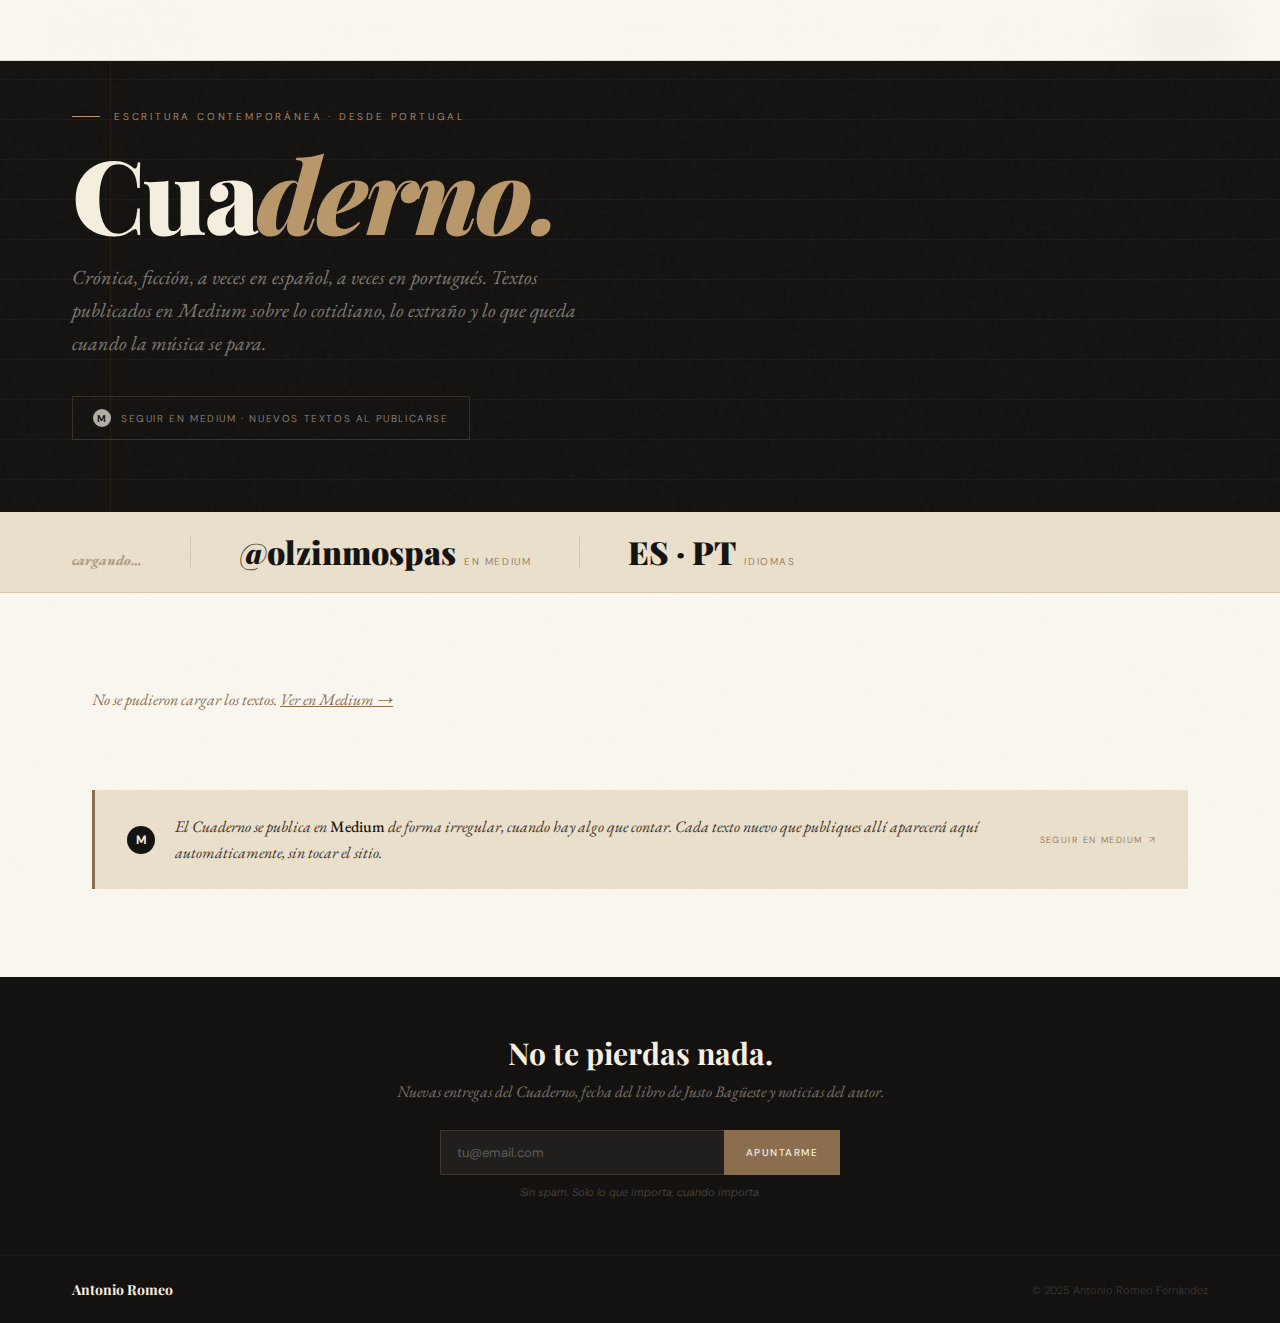
<file: cuaderno/index.html>
<!DOCTYPE html>
<html lang="es">
<head>
<meta charset="UTF-8">
<meta name="viewport" content="width=device-width, initial-scale=1.0">
<meta name="description" content="Cuaderno de Antonio Romeo — Serie GE: crónicas personales desde Portugal. Textos en español y portugués publicados en Medium.">
<title>Cuaderno — Antonio Romeo</title>
<link rel="preconnect" href="https://fonts.googleapis.com">
<link href="https://fonts.googleapis.com/css2?family=Playfair+Display:ital,wght@0,400;0,700;0,900;1,400;1,700&family=EB+Garamond:ital,wght@0,400;0,500;1,400;1,500&family=Cormorant+Garamond:ital,wght@0,300;0,400;1,300;1,400&family=DM+Sans:wght@300;400;500&display=swap" rel="stylesheet">
<style>
:root{--cream:#F5EFE0;--cream-dark:#EAE0CC;--ink:#141210;--ink-soft:#1C1610;--earth:#8B6E4E;--earth-light:#B8976A;--rust:#7C3D1E;--paper:#FAF7F0;--text-body:#3D3025;--line:rgba(139,110,78,.22);}
*{margin:0;padding:0;box-sizing:border-box;}html{scroll-behavior:smooth;overflow-x:hidden;max-width:100%;}
body{background:var(--paper);color:var(--ink);font-family:'DM Sans',sans-serif;font-weight:300;overflow-x:hidden;}
body::after{content:'';position:fixed;inset:0;opacity:.03;background-image:url("data:image/svg+xml,%3Csvg viewBox='0 0 200 200' xmlns='http://www.w3.org/2000/svg'%3E%3Cfilter id='n'%3E%3CfeTurbulence type='fractalNoise' baseFrequency='.85' numOctaves='4' stitchTiles='stitch'/%3E%3C/filter%3E%3Crect width='100%25' height='100%25' filter='url(%23n)'/%3E%3C/svg%3E");pointer-events:none;z-index:9999;}

/* NAV */
nav{position:fixed;top:0;left:0;right:0;z-index:500;display:flex;align-items:center;justify-content:space-between;padding:0 52px;height:61px;background:rgba(250,247,240,.96);backdrop-filter:blur(16px);border-bottom:1px solid var(--line);transition:box-shadow .3s;}
.nav-logo{font-family:'Playfair Display',serif;font-size:14px;font-weight:700;letter-spacing:.1em;text-transform:uppercase;color:var(--ink);text-decoration:none;}
.nav-links{display:flex;gap:28px;list-style:none;align-items:center;}
.nav-links a{font-size:10.5px;letter-spacing:.13em;text-transform:uppercase;color:var(--text-body);text-decoration:none;transition:color .2s;}
.nav-links a:hover,.nav-links a.active{color:var(--earth);}
.nav-cta{background:var(--ink)!important;color:var(--cream)!important;padding:9px 18px;font-size:10px!important;}
.nav-hamburger{display:none;flex-direction:column;gap:5px;cursor:pointer;padding:8px;background:none;border:none;}
.nav-hamburger span{display:block;width:22px;height:2px;background:var(--ink);transition:all .3s;}
.nav-hamburger.open span:nth-child(1){transform:translateY(7px) rotate(45deg);}
.nav-hamburger.open span:nth-child(2){opacity:0;}
.nav-hamburger.open span:nth-child(3){transform:translateY(-7px) rotate(-45deg);}
.nav-drawer{display:none;position:fixed;inset:61px 0 0 0;background:rgba(250,247,240,.98);backdrop-filter:blur(20px);z-index:490;flex-direction:column;padding:40px 32px;border-top:1px solid var(--line);}
.nav-drawer.open{display:flex;}
.nav-drawer li{list-style:none;border-bottom:1px solid var(--line);}
.nav-drawer li a{display:block;padding:18px 0;font-size:13px;letter-spacing:.14em;text-transform:uppercase;color:var(--text-body);text-decoration:none;}
.nav-drawer li:last-child{border-bottom:none;padding-top:24px;}
.nav-drawer li:last-child a{background:var(--ink);color:var(--cream);padding:16px 24px;text-align:center;display:block;}

/* HEADER */
.cuaderno-header{min-height:56vh;background:var(--ink);padding:110px 72px 72px;position:relative;overflow:hidden;display:flex;flex-direction:column;justify-content:flex-end;}
.cuaderno-header::before{content:'';position:absolute;inset:0;background-image:repeating-linear-gradient(to bottom,transparent,transparent 39px,rgba(139,110,78,.07) 39px,rgba(139,110,78,.07) 40px);pointer-events:none;}
.cuaderno-header::after{content:'';position:absolute;top:0;bottom:0;left:110px;width:1px;background:rgba(124,61,30,.2);pointer-events:none;}
.ch-inner{position:relative;z-index:1;max-width:760px;}
.ch-eyebrow{font-size:10px;letter-spacing:.28em;text-transform:uppercase;color:var(--earth-light);display:flex;align-items:center;gap:14px;margin-bottom:24px;}
.ch-eyebrow::before{content:'';width:28px;height:1px;background:var(--earth-light);}
.ch-title{font-family:'Playfair Display',serif;font-size:clamp(60px,8vw,108px);font-weight:900;line-height:.9;color:var(--cream);margin-bottom:22px;letter-spacing:-.02em;}
.ch-title em{font-style:italic;color:var(--earth-light);}
.ch-desc{font-family:'EB Garamond',serif;font-size:clamp(16px,1.8vw,20px);font-style:italic;color:rgba(245,239,224,.48);line-height:1.65;max-width:520px;margin-bottom:36px;}
.ch-medium-link{display:inline-flex;align-items:center;gap:10px;border:1px solid rgba(139,110,78,.3);padding:12px 20px;font-size:10px;letter-spacing:.16em;text-transform:uppercase;color:rgba(245,239,224,.55);text-decoration:none;transition:all .2s;}
.ch-medium-link:hover{border-color:var(--earth-light);color:var(--earth-light);}
.ch-m-dot{width:18px;height:18px;border-radius:50%;background:rgba(245,239,224,.7);display:flex;align-items:center;justify-content:center;font-size:10px;font-weight:700;color:var(--ink);flex-shrink:0;}

/* STATS BAND */
.stats-band{background:var(--cream-dark);border-bottom:1px solid var(--line);padding:24px 72px;display:flex;align-items:center;gap:48px;}
.sb-stat{display:flex;align-items:baseline;gap:8px;}
.sb-num{font-family:'Playfair Display',serif;font-size:32px;font-weight:900;color:var(--ink);line-height:1;}
.sb-lbl{font-size:10px;letter-spacing:.16em;text-transform:uppercase;color:var(--earth);}
.sb-divider{width:1px;height:32px;background:var(--line);}
.sb-loading{font-family:'EB Garamond',serif;font-size:14px;font-style:italic;color:var(--earth);opacity:.6;}

/* CONTENT AREA */
.cuaderno-body{padding:64px 72px 88px;max-width:1240px;margin:0 auto;}

/* Featured post */
.rss-featured{display:grid;grid-template-columns:400px 1fr;background:var(--ink);text-decoration:none;color:inherit;border-bottom:3px solid transparent;transition:border-color .2s;margin-bottom:3px;min-height:300px;}
.rss-featured:hover{border-bottom-color:var(--earth-light);}
.rss-featured-img{background-size:cover;background-position:center;opacity:.55;filter:grayscale(20%) contrast(1.1);transition:opacity .3s;}
.rss-featured:hover .rss-featured-img{opacity:.75;}
.rss-featured-body{padding:36px 40px;display:flex;flex-direction:column;gap:10px;}
.rss-featured-title{font-family:'Playfair Display',serif;font-size:clamp(20px,2.5vw,30px);font-weight:900;color:var(--cream);line-height:1.15;margin-top:auto;}
.rss-featured-date{font-family:'EB Garamond',serif;font-size:12px;font-style:italic;color:var(--earth-light);opacity:.7;}
.rss-featured-excerpt{font-family:'EB Garamond',serif;font-size:16px;font-style:italic;color:rgba(245,239,224,.5);line-height:1.7;}
.cf-tag{font-size:8px;letter-spacing:.18em;text-transform:uppercase;color:var(--cream);background:var(--earth);padding:4px 10px;font-weight:500;display:inline-block;align-self:flex-start;}
.cf-more{font-size:9px;letter-spacing:.15em;text-transform:uppercase;color:var(--earth-light);display:flex;align-items:center;gap:8px;}
.cf-more::after{content:'→';}

/* Cards grid */
.rss-cards-grid{display:grid;grid-template-columns:repeat(3,1fr);gap:3px;background:var(--line);}
.rss-card{background:var(--paper);text-decoration:none;color:inherit;display:flex;flex-direction:column;border-bottom:2px solid transparent;transition:background .2s,border-color .2s;}
.rss-card:hover{background:var(--cream-dark);border-bottom-color:var(--earth);}
.rss-card-img{height:130px;background-size:cover;background-position:center;filter:grayscale(10%) contrast(1.05);opacity:.82;transition:opacity .3s;}
.rss-card:hover .rss-card-img{opacity:1;}
.rss-card-body{padding:18px 20px;display:flex;flex-direction:column;flex:1;gap:5px;}
.cc-meta{display:flex;gap:8px;align-items:center;margin-bottom:4px;}
.cc-tag{font-size:7.5px;letter-spacing:.15em;text-transform:uppercase;color:var(--cream);background:var(--earth);padding:3px 8px;font-weight:500;}
.cc-date{font-family:'EB Garamond',serif;font-size:11px;font-style:italic;color:var(--earth);margin-left:auto;}
.rss-card-title{font-family:'Playfair Display',serif;font-size:15px;font-weight:700;color:var(--ink);line-height:1.25;}
.rss-card-excerpt{font-family:'EB Garamond',serif;font-size:13.5px;font-style:italic;color:var(--text-body);line-height:1.6;flex:1;display:-webkit-box;-webkit-line-clamp:3;-webkit-box-orient:vertical;overflow:hidden;}
.cc-more{font-size:8.5px;letter-spacing:.13em;text-transform:uppercase;color:var(--earth);margin-top:6px;}

/* Loading skeletons */
.sk-block{background:linear-gradient(90deg,rgba(139,110,78,.1) 0%,rgba(139,110,78,.22) 50%,rgba(139,110,78,.1) 100%);background-size:200% 100%;animation:shimmer 1.6s infinite;border-radius:2px;margin-bottom:10px;}
@keyframes shimmer{0%{background-position:200% 0;}100%{background-position:-200% 0;}}
.skeleton-featured{display:grid;grid-template-columns:400px 1fr;background:var(--ink);margin-bottom:3px;min-height:300px;}
.sk-img{background:rgba(139,110,78,.06);}
.sk-body{padding:36px 40px;display:flex;flex-direction:column;gap:14px;}
.sk-tag-el{width:60px;height:18px;}
.sk-title-el{width:80%;height:28px;margin-top:auto;}
.sk-excerpt-el{width:100%;height:14px;}
.sk-excerpt-el.short{width:65%;}
.skeleton-grid{display:grid;grid-template-columns:repeat(3,1fr);gap:3px;background:var(--line);}
.skeleton-card{background:var(--paper);}
.sk-card-img{height:130px;background:rgba(139,110,78,.06);}
.sk-card-body{padding:18px 20px;}

/* MEDIUM NOTE */
.medium-note{margin-top:48px;padding:24px 32px;background:var(--cream-dark);border-left:3px solid var(--earth);display:flex;align-items:center;gap:20px;flex-wrap:wrap;}
.mn-dot{width:28px;height:28px;background:var(--ink);border-radius:50%;display:flex;align-items:center;justify-content:center;font-size:12px;font-weight:700;color:var(--cream);flex-shrink:0;}
.mn-text{font-family:'EB Garamond',serif;font-size:16px;font-style:italic;color:var(--text-body);flex:1;line-height:1.6;}
.mn-text strong{font-style:normal;font-weight:500;color:var(--ink);}
.mn-link{font-size:9px;letter-spacing:.16em;text-transform:uppercase;color:var(--earth);text-decoration:none;display:flex;align-items:center;gap:6px;transition:color .2s;flex-shrink:0;}
.mn-link:hover{color:var(--ink);}
.mn-link::after{content:'↗';}

/* NEWSLETTER */
.newsletter-band{background:var(--ink);padding:56px 72px;text-align:center;}
.nl-title{font-family:'Playfair Display',serif;font-size:clamp(22px,3vw,30px);font-weight:700;color:var(--cream);margin-bottom:8px;}
.nl-subtitle{font-family:'EB Garamond',serif;font-size:16px;font-style:italic;color:rgba(245,239,224,.45);margin-bottom:28px;}
.nl-form{display:flex;max-width:400px;margin:0 auto;}
.nl-input{flex:1;padding:13px 16px;background:rgba(255,255,255,.06);border:1px solid rgba(139,110,78,.3);border-right:none;color:var(--cream);font-family:'DM Sans',sans-serif;font-size:13px;outline:none;}
.nl-input::placeholder{color:rgba(245,239,224,.3);}
.nl-input:focus{border-color:var(--earth-light);}
.nl-btn{padding:13px 22px;background:var(--earth);color:var(--cream);border:none;font-size:10px;letter-spacing:.15em;text-transform:uppercase;font-family:'DM Sans',sans-serif;font-weight:500;cursor:pointer;transition:background .2s;}
.nl-btn:hover{background:var(--earth-light);}
.nl-note{font-size:11px;color:rgba(245,239,224,.25);margin-top:10px;font-style:italic;}

/* FOOTER */
footer{background:var(--ink);border-top:1px solid rgba(139,110,78,.1);padding:24px 72px;display:flex;justify-content:space-between;align-items:center;flex-wrap:wrap;gap:14px;}
.footer-logo{font-family:'Playfair Display',serif;font-size:14px;font-weight:700;color:var(--cream);text-decoration:none;}
.footer-nav{display:flex;gap:20px;flex-wrap:wrap;}
.footer-nav a{font-size:10px;letter-spacing:.13em;text-transform:uppercase;color:rgba(245,239,224,.3);text-decoration:none;transition:color .2s;}
.footer-nav a:hover{color:var(--earth-light);}
.footer-copy{font-size:11px;color:rgba(245,239,224,.18);}

/* RESPONSIVE */
@media(max-width:1024px){
  nav{padding:0 32px;} .nav-links{display:none;} .nav-hamburger{display:flex;}
  .cuaderno-header{padding:100px 32px 56px;} .cuaderno-header::after{left:32px;}
  .stats-band{padding:20px 32px;gap:28px;}
  .cuaderno-body{padding:48px 32px 72px;}
  .rss-featured{grid-template-columns:1fr;}
  .rss-featured-img{height:220px;}
  .rss-cards-grid{grid-template-columns:repeat(2,1fr);}
  .skeleton-featured{grid-template-columns:1fr;}
  .sk-img{height:200px;}
  .skeleton-grid{grid-template-columns:repeat(2,1fr);}
  .newsletter-band{padding:44px 32px;}
  footer{padding:20px 32px;flex-direction:column;text-align:center;}
  .footer-nav{justify-content:center;}
}
@media(max-width:560px){
  .cuaderno-header{padding:88px 24px 48px;}
  .cuaderno-body{padding:36px 24px 56px;}
  .stats-band{padding:16px 24px;flex-wrap:wrap;gap:16px;}
  .rss-cards-grid,.skeleton-grid{grid-template-columns:1fr;}
  .nl-form{flex-direction:column;}
  .nl-input{border-right:1px solid rgba(139,110,78,.3);border-bottom:none;}
  footer{padding:20px 24px;}
  nav{padding:0 20px;}
}

/* ── OVERFLOW / HORIZONTAL SCROLL FIX ── */
html, body {
  overflow-x: hidden;
  max-width: 100%;
}
img, video, iframe, embed, object {
  max-width: 100%;
}
.x-embed-container,
.x-embed-container iframe {
  max-width: 100% !important;
  width: 100% !important;
}
section, header, footer, nav, div {
  max-width: 100vw;
  box-sizing: border-box;
}
</style>
</head>
<body>

<nav id="nav">
  <a href="../index.html" class="nav-logo">Antonio Romeo</a>
  <ul class="nav-links">
    <li><a href="../index.html#sobre-el-autor">El Autor</a></li>
    <li><a href="../index.html#justo-bagueste">Nuevo Libro</a></li>
    <li><a href="index.html" class="active">Cuaderno</a></li>
    <li><a href="../hemeroteca/index.html">Hemeroteca</a></li>
    <li><a href="../obra/index.html">Obra</a></li>
    <li><a href="../index.html#newsletter" class="nav-cta">Avísame</a></li>
  </ul>
  <button class="nav-hamburger" id="hamburger" aria-label="Menú">
    <span></span><span></span><span></span>
  </button>
</nav>
<ul class="nav-drawer" id="navDrawer">
  <li><a href="../index.html#sobre-el-autor">El Autor</a></li>
  <li><a href="../index.html#justo-bagueste">Nuevo Libro</a></li>
  <li><a href="index.html">Cuaderno</a></li>
  <li><a href="../hemeroteca/index.html">Hemeroteca</a></li>
  <li><a href="../obra/index.html">Obra</a></li>
  <li><a href="../index.html#newsletter">Avísame del libro</a></li>
</ul>

<!-- HEADER -->
<header class="cuaderno-header">
  <div class="ch-inner">
    <p class="ch-eyebrow">Escritura contemporánea · Desde Portugal</p>
    <h1 class="ch-title">Cua<em>derno.</em></h1>
    <p class="ch-desc">Crónica, ficción, a veces en español, a veces en portugués. Textos publicados en Medium sobre lo cotidiano, lo extraño y lo que queda cuando la música se para.</p>
    <a href="https://medium.com/@olzinmospas" target="_blank" rel="noopener" class="ch-medium-link">
      <span class="ch-m-dot">M</span>
      Seguir en Medium · Nuevos textos al publicarse
    </a>
  </div>
</header>

<!-- STATS -->
<div class="stats-band">
  <div class="sb-stat">
    <span class="sb-num" id="cuaderno-count"><span class="sb-loading">cargando…</span></span>
  </div>
  <div class="sb-divider"></div>
  <div class="sb-stat">
    <span class="sb-num">@olzinmospas</span>
    <span class="sb-lbl">en Medium</span>
  </div>
  <div class="sb-divider"></div>
  <div class="sb-stat">
    <span class="sb-num">ES · PT</span>
    <span class="sb-lbl">idiomas</span>
  </div>
</div>

<!-- CONTENIDO DINÁMICO -->
<div class="cuaderno-body">

  <div id="cuaderno-rss-grid">
    <!-- Skeleton mientras carga -->
    <div class="skeleton-featured">
      <div class="sk-img sk-block"></div>
      <div class="sk-body">
        <div class="sk-block sk-tag-el"></div>
        <div class="sk-block sk-title-el"></div>
        <div class="sk-block sk-excerpt-el"></div>
        <div class="sk-block sk-excerpt-el short"></div>
      </div>
    </div>
    <div class="skeleton-grid">
      <div class="skeleton-card"><div class="sk-card-img sk-block"></div><div class="sk-card-body"><div class="sk-block" style="height:14px;width:50%;margin-bottom:8px;"></div><div class="sk-block" style="height:18px;width:85%;margin-bottom:8px;"></div><div class="sk-block" style="height:13px;"></div></div></div>
      <div class="skeleton-card"><div class="sk-card-img sk-block"></div><div class="sk-card-body"><div class="sk-block" style="height:14px;width:50%;margin-bottom:8px;"></div><div class="sk-block" style="height:18px;width:85%;margin-bottom:8px;"></div><div class="sk-block" style="height:13px;"></div></div></div>
      <div class="skeleton-card"><div class="sk-card-img sk-block"></div><div class="sk-card-body"><div class="sk-block" style="height:14px;width:50%;margin-bottom:8px;"></div><div class="sk-block" style="height:18px;width:85%;margin-bottom:8px;"></div><div class="sk-block" style="height:13px;"></div></div></div>
      <div class="skeleton-card"><div class="sk-card-img sk-block"></div><div class="sk-card-body"><div class="sk-block" style="height:14px;width:50%;margin-bottom:8px;"></div><div class="sk-block" style="height:18px;width:85%;margin-bottom:8px;"></div><div class="sk-block" style="height:13px;"></div></div></div>
      <div class="skeleton-card"><div class="sk-card-img sk-block"></div><div class="sk-card-body"><div class="sk-block" style="height:14px;width:50%;margin-bottom:8px;"></div><div class="sk-block" style="height:18px;width:85%;margin-bottom:8px;"></div><div class="sk-block" style="height:13px;"></div></div></div>
      <div class="skeleton-card"><div class="sk-card-img sk-block"></div><div class="sk-card-body"><div class="sk-block" style="height:14px;width:50%;margin-bottom:8px;"></div><div class="sk-block" style="height:18px;width:85%;margin-bottom:8px;"></div><div class="sk-block" style="height:13px;"></div></div></div>
    </div>
  </div>

  <div class="medium-note">
    <div class="mn-dot">M</div>
    <p class="mn-text">
      El Cuaderno se publica en <strong>Medium</strong> de forma irregular, cuando hay algo que contar.
      Cada texto nuevo que publiques allí aparecerá aquí automáticamente, sin tocar el sitio.
    </p>
    <a href="https://medium.com/@olzinmospas" target="_blank" rel="noopener" class="mn-link">Seguir en Medium</a>
  </div>
</div>

<!-- NEWSLETTER -->
<section class="newsletter-band" id="newsletter">
  <h2 class="nl-title">No te pierdas nada.</h2>
  <p class="nl-subtitle">Nuevas entregas del Cuaderno, fecha del libro de Justo Bagüeste y noticias del autor.</p>
  <form class="nl-form" id="nlForm">
    <input type="email" class="nl-input" name="EMAIL" placeholder="tu@email.com" autocomplete="email" required>
    <button type="submit" class="nl-btn">Apuntarme</button>
  </form>
  <p class="nl-note">Sin spam. Solo lo que importa, cuando importa.</p>
</section>

<footer>
  <a href="../index.html" class="footer-logo">Antonio Romeo</a>
  <nav class="footer-nav">
    <a href="../index.html#sobre-el-autor">El autor</a>
    <a href="index.html">Cuaderno</a>
    <a href="../hemeroteca/index.html">Hemeroteca</a>
    <a href="../obra/index.html">Obra</a>
    <a href="../index.html#newsletter">Contacto</a>
  </nav>
  <p class="footer-copy">© 2025 Antonio Romeo Fernández</p>
</footer>

<script>
// Nav
const nav = document.getElementById('nav');
window.addEventListener('scroll', () => {
  nav.style.boxShadow = window.scrollY > 40 ? '0 4px 30px rgba(20,18,16,.08)' : 'none';
}, {passive:true});

// Hamburger
const hamburger = document.getElementById('hamburger');
const drawer = document.getElementById('navDrawer');
hamburger.addEventListener('click', () => {
  hamburger.classList.toggle('open');
  drawer.classList.toggle('open');
  document.body.style.overflow = drawer.classList.contains('open') ? 'hidden' : '';
});
drawer.querySelectorAll('a').forEach(a => a.addEventListener('click', () => {
  hamburger.classList.remove('open');
  drawer.classList.remove('open');
  document.body.style.overflow = '';
}));

// Newsletter

</script>
<script>

// ── MEDIUM RSS LOADER ──────────────────────────────────────────
(function() {
  var FEED = 'https://api.rss2json.com/v1/api.json?rss_url=https://medium.com/feed/@olzinmospas&api_key=&count=20';
  var MONTHS_ES = ['ene','feb','mar','abr','may','jun','jul','ago','sep','oct','nov','dic'];

  function fmtDate(str) {
    var d = new Date(str);
    return d.getDate() + ' ' + MONTHS_ES[d.getMonth()] + ', ' + d.getFullYear();
  }

  function stripHtml(html) {
    var tmp = document.createElement('div');
    tmp.innerHTML = html;
    return (tmp.textContent || tmp.innerText || '').replace(/\s+/g, ' ').trim();
  }

  function excerpt(html, len) {
    var txt = stripHtml(html);
    return txt.length > len ? txt.slice(0, len).replace(/\w+$/, '') + '…' : txt;
  }

  function getImg(item) {
    // Try thumbnail from rss2json, then og:image in content
    if (item.thumbnail && item.thumbnail.startsWith('http')) return item.thumbnail;
    var m = item.content && item.content.match(/<img[^>]+src="([^"]+)"/);
    return m ? m[1] : null;
  }

  function inferTag(item) {
    var title = (item.title || '').toUpperCase();
    // GE series detection
    var ge = title.match(/GE\s*(\d+)/);
    if (ge) return 'GE' + ge[1];
    var cats = item.categories || [];
    if (cats.length) return cats[0];
    return 'Cuaderno';
  }

  // ── HOME: featured + 3 sub-cards ──────────────────────────────
  function renderHome(items) {
    var layout = document.getElementById('cuaderno-layout');
    var countEl = document.getElementById('cs-count');
    if (!layout) return;

    if (!items || items.length === 0) {
      layout.innerHTML = '<p style="color:var(--earth);font-family:EB Garamond,serif;font-style:italic;padding:32px;">No se pudieron cargar los textos. <a href="https://medium.com/@olzinmospas" target="_blank" style="color:var(--earth-light)">Ver en Medium →</a></p>';
      return;
    }

    var featured = items[0];
    var subs = items.slice(1, 4);

    var subHTML = subs.map(function(item) {
      var img = getImg(item);
      var imgBg = img ? 'style="background-image:url(' + img + ');background-size:cover;background-position:center;"' : '';
      return '<a class="cuaderno-card" href="' + item.link + '" target="_blank" rel="noopener">'
        + '<div class="cc-meta"><span class="cc-tag">' + inferTag(item) + '</span>'
        + '<span class="cc-date">' + fmtDate(item.pubDate) + '</span></div>'
        + '<h3 class="cc-title">' + item.title + '</h3>'
        + '<p class="cc-excerpt">' + excerpt(item.content || item.description, 100) + '</p>'
        + '<span class="cc-more">Leer en Medium</span>'
        + '</a>';
    }).join('');

    layout.innerHTML =
      '<a class="cuaderno-featured" href="' + featured.link + '" target="_blank" rel="noopener">'
      + '<span class="cf-tag">' + inferTag(featured) + ' · Último</span>'
      + '<p class="cf-date">' + fmtDate(featured.pubDate) + '</p>'
      + '<h3 class="cf-title">' + featured.title + '</h3>'
      + '<p class="cf-excerpt">' + excerpt(featured.content || featured.description, 160) + '</p>'
      + '<span class="cf-more">Leer en Medium</span>'
      + '</a>'
      + '<div class="cuaderno-sub-grid">' + subHTML + '</div>';

    layout.classList.add('visible');

    if (countEl) {
      countEl.textContent = 'Serie completa en Medium · ' + items.length + ' entregas · En español y portugués';
    }
  }

  // ── CUADERNO PAGE: full grid ───────────────────────────────────
  function renderCuaderno(items) {
    var grid = document.getElementById('cuaderno-rss-grid');
    var countEl = document.getElementById('cuaderno-count');
    if (!grid) return;

    if (!items || items.length === 0) {
      grid.innerHTML = '<p style="grid-column:1/-1;color:var(--earth);font-family:EB Garamond,serif;font-style:italic;padding:32px 0;">No se pudieron cargar los textos. <a href="https://medium.com/@olzinmospas" target="_blank" style="color:var(--earth)">Ver en Medium →</a></p>';
      return;
    }

    if (countEl) countEl.textContent = items.length + ' textos publicados';

    var featured = items[0];
    var rest = items.slice(1);

    // Featured card (full width)
    var featHTML = '<a class="rss-featured" href="' + featured.link + '" target="_blank" rel="noopener">';
    var img = getImg(featured);
    if (img) featHTML += '<div class="rss-featured-img" style="background-image:url(' + img + ')"></div>';
    featHTML += '<div class="rss-featured-body">'
      + '<span class="cf-tag">' + inferTag(featured) + ' · Último</span>'
      + '<h2 class="rss-featured-title">' + featured.title + '</h2>'
      + '<p class="rss-featured-date">' + fmtDate(featured.pubDate) + '</p>'
      + '<p class="rss-featured-excerpt">' + excerpt(featured.content || featured.description, 200) + '</p>'
      + '<span class="cf-more">Leer en Medium</span>'
      + '</div></a>';

    // Rest as cards
    var cardsHTML = rest.map(function(item) {
      var img2 = getImg(item);
      var imgEl = img2 ? '<div class="rss-card-img" style="background-image:url(' + img2 + ')"></div>' : '';
      return '<a class="rss-card" href="' + item.link + '" target="_blank" rel="noopener">'
        + imgEl
        + '<div class="rss-card-body">'
        + '<div class="cc-meta"><span class="cc-tag">' + inferTag(item) + '</span>'
        + '<span class="cc-date">' + fmtDate(item.pubDate) + '</span></div>'
        + '<h3 class="rss-card-title">' + item.title + '</h3>'
        + '<p class="rss-card-excerpt">' + excerpt(item.content || item.description, 120) + '</p>'
        + '<span class="cc-more">Leer en Medium</span>'
        + '</div></a>';
    }).join('');

    grid.innerHTML = featHTML + '<div class="rss-cards-grid">' + cardsHTML + '</div>';
  }

  // ── FETCH ──────────────────────────────────────────────────────
  function fetchFeed(cb) {
    var xhr = new XMLHttpRequest();
    xhr.open('GET', FEED, true);
    xhr.onload = function() {
      if (xhr.status === 200) {
        try {
          var data = JSON.parse(xhr.responseText);
          cb(data.status === 'ok' ? data.items : null);
        } catch(e) { cb(null); }
      } else { cb(null); }
    };
    xhr.onerror = function() { cb(null); };
    xhr.send();
  }

  // ── INIT ───────────────────────────────────────────────────────
  document.addEventListener('DOMContentLoaded', function() {
    if (document.getElementById('cuaderno-layout') || document.getElementById('cuaderno-rss-grid')) {
      fetchFeed(function(items) {
        renderHome(items);
        renderCuaderno(items);
      });
    }
  });
})();

</script>
<script>
// ── BREVO NEWSLETTER INTEGRATION ──────────────────────────────
(function() {
  var BREVO_URL = 'https://e3522075.sibforms.com/serve/[base64]';

  function handleNewsletterForm(form) {
    if (!form) return;
    form.addEventListener('submit', function(e) {
      e.preventDefault();
      var emailInput = form.querySelector('input[type="email"]');
      var btn = form.querySelector('button[type="submit"]');
      var email = emailInput ? emailInput.value.trim() : '';

      if (!email || !email.includes('@')) {
        emailInput.style.borderColor = 'var(--rust)';
        return;
      }

      // Disable UI
      btn.textContent = '…';
      btn.disabled = true;
      emailInput.disabled = true;

      // POST to Brevo (no-cors: Brevo registers it even without CORS headers)
      var formData = new FormData();
      formData.append('EMAIL', email);
      formData.append('email_address_check', '');
      formData.append('locale', 'es_ES');

      fetch(BREVO_URL, {
        method: 'POST',
        mode: 'no-cors',
        body: formData
      })
      .then(function() {
        // no-cors always resolves — assume success if no network error
        showSuccess(form, emailInput, btn);
      })
      .catch(function() {
        // Fallback: open Brevo form in new tab
        window.open(BREVO_URL, '_blank');
        showSuccess(form, emailInput, btn);
      });
    });
  }

  function showSuccess(form, input, btn) {
    var band = form.closest('section') || form.parentElement;
    var successMsg = band.querySelector('.nl-success');
    if (!successMsg) {
      successMsg = document.createElement('p');
      successMsg.className = 'nl-success';
      successMsg.style.cssText = "font-family:'EB Garamond',serif;font-size:18px;font-style:italic;color:var(--earth-light);margin-top:16px;animation:fadeUp .5s ease both;";
      form.parentNode.insertBefore(successMsg, form.nextSibling);
    }
    successMsg.textContent = '✓ ¡Apuntado! Te avisamos en cuanto salga el libro.';
    form.style.opacity = '0.3';
    form.style.pointerEvents = 'none';
  }

  // Attach to all newsletter forms on the page
  document.addEventListener('DOMContentLoaded', function() {
    document.querySelectorAll('.nl-form, #nlForm').forEach(handleNewsletterForm);
  });
})();
</script>
</body>
</html>
</file>
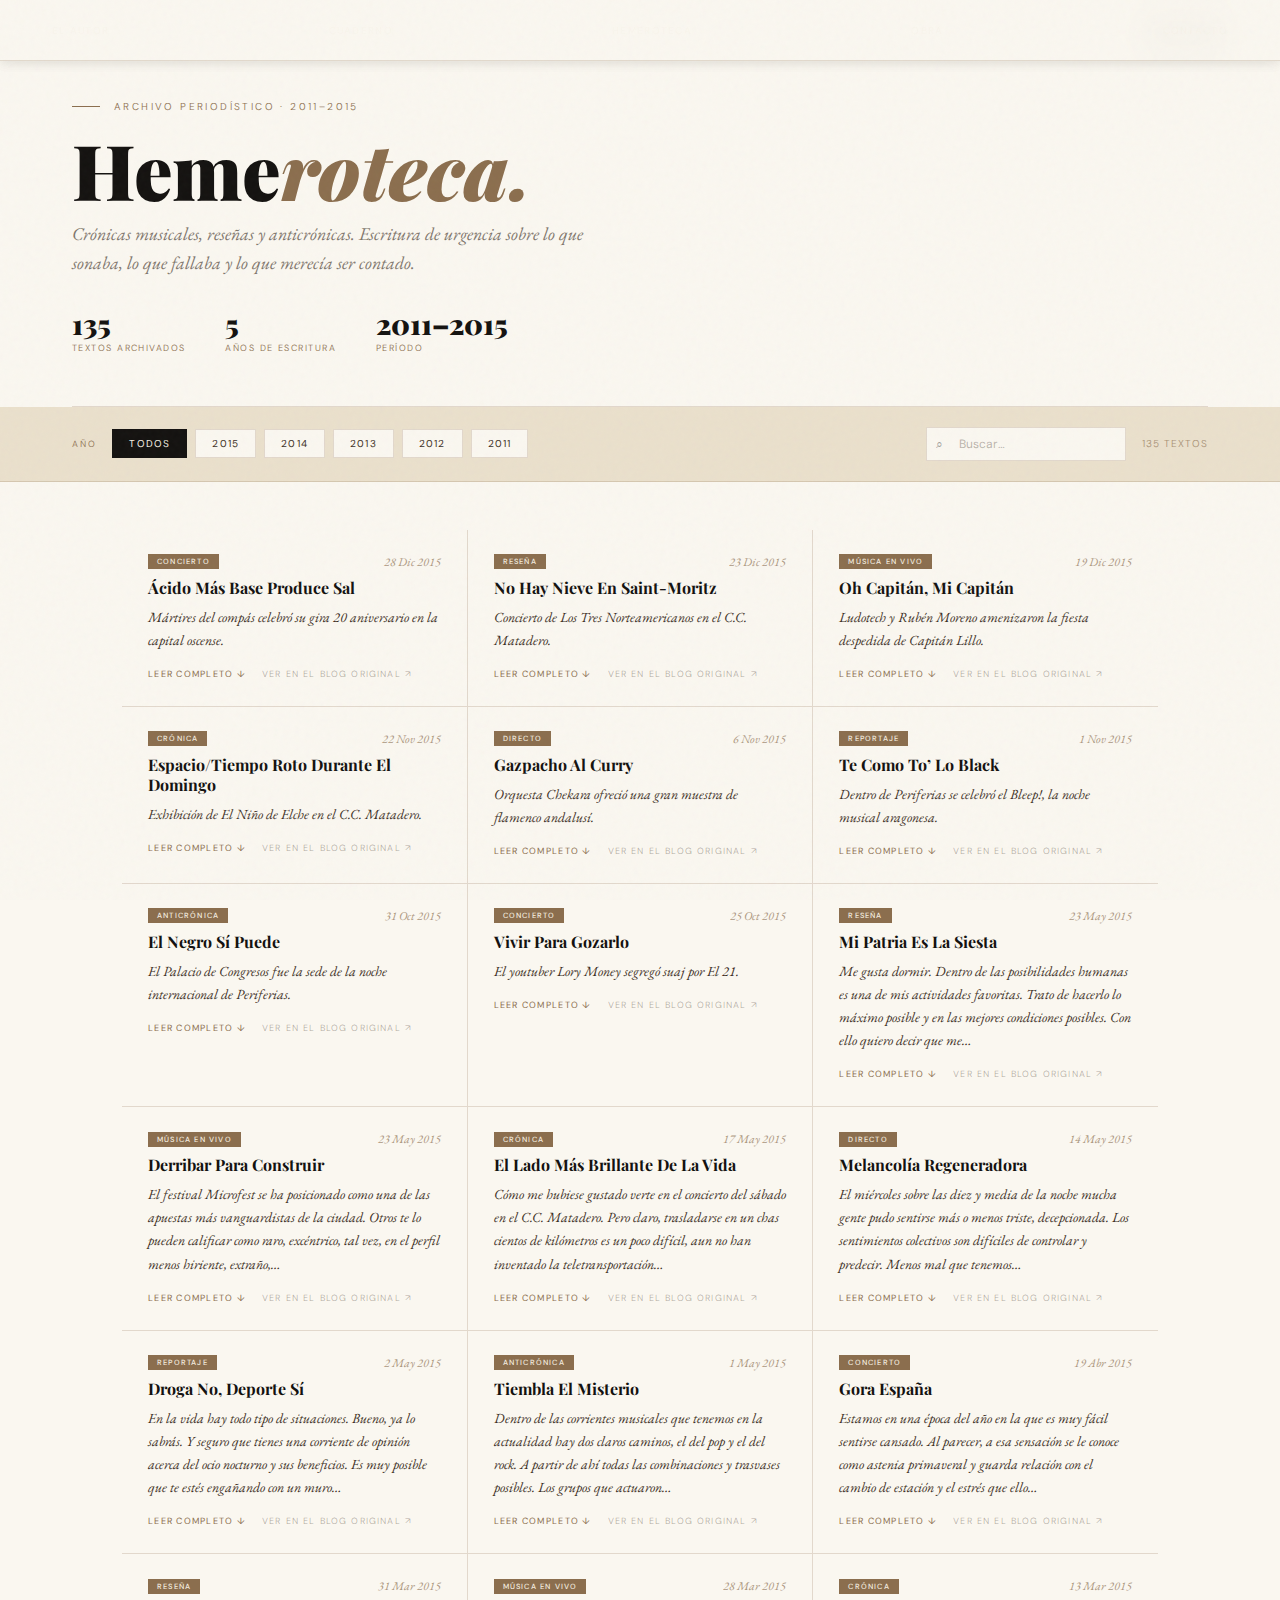
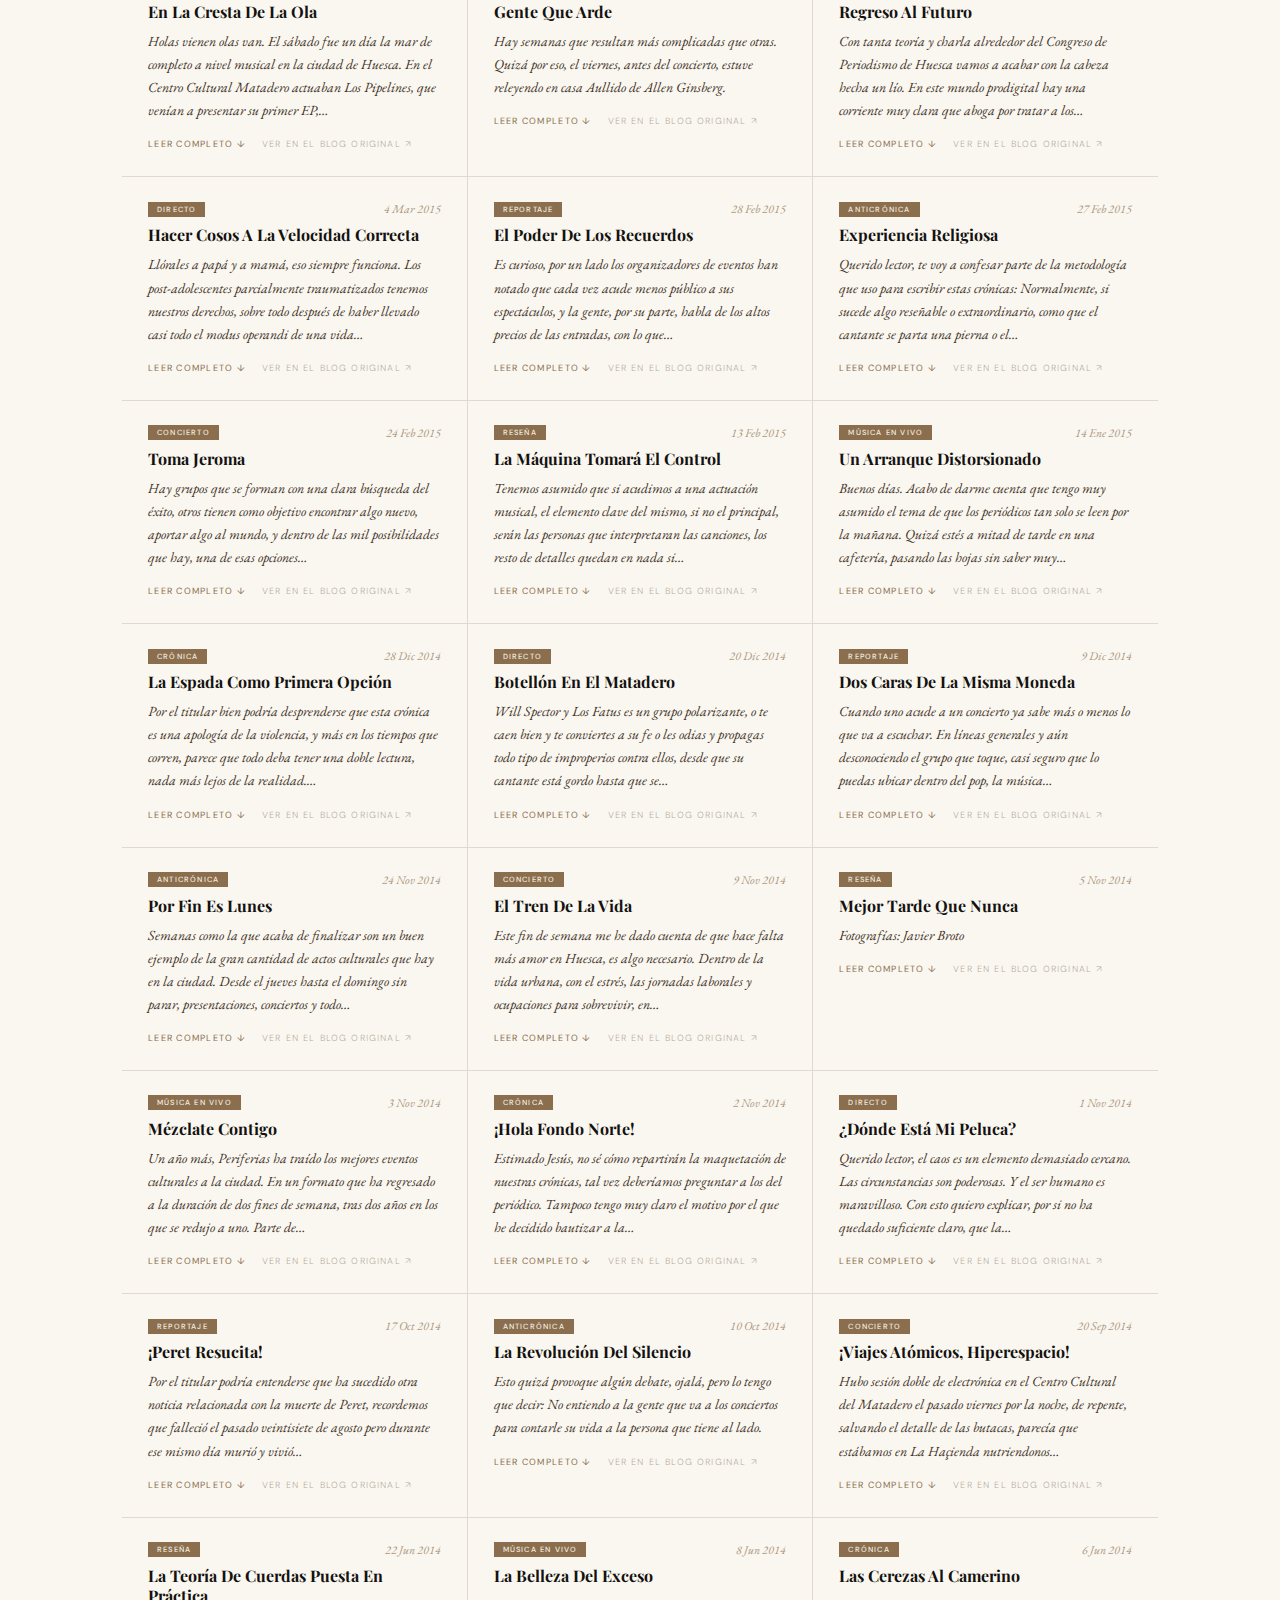
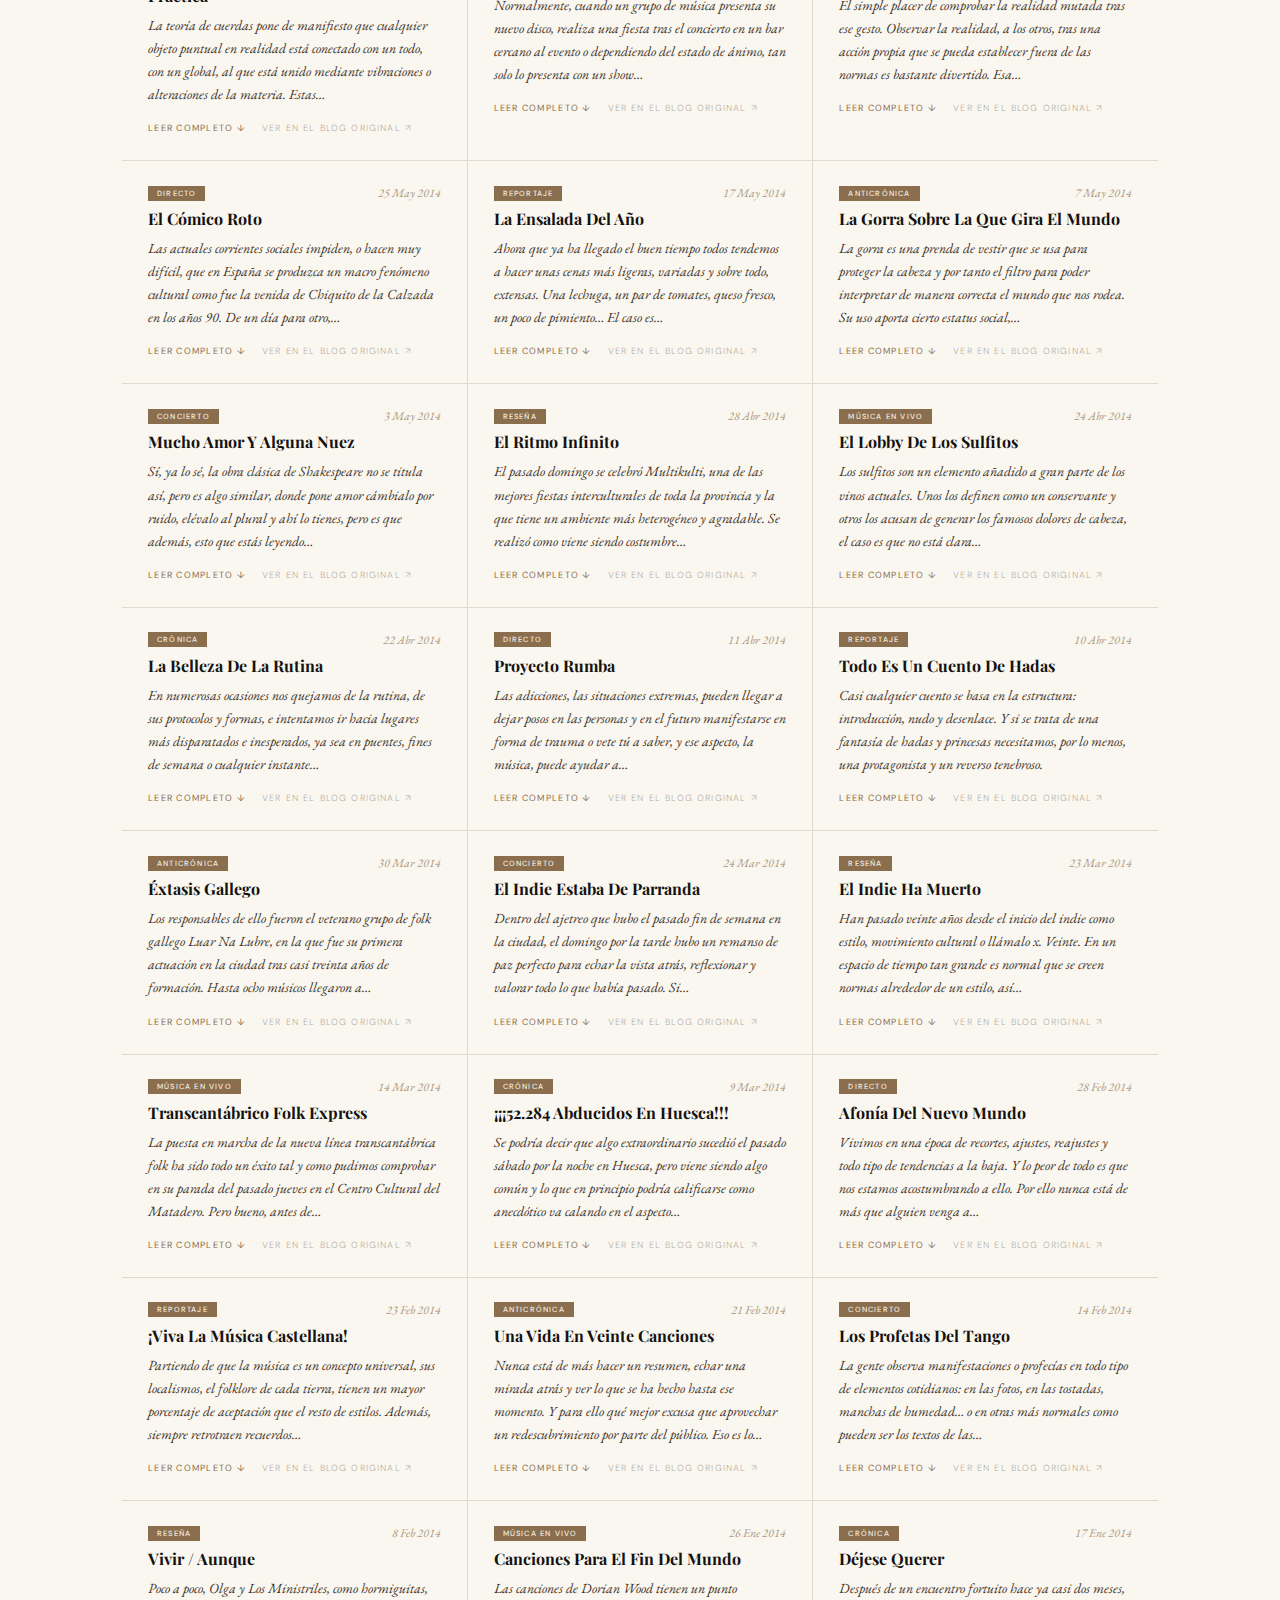
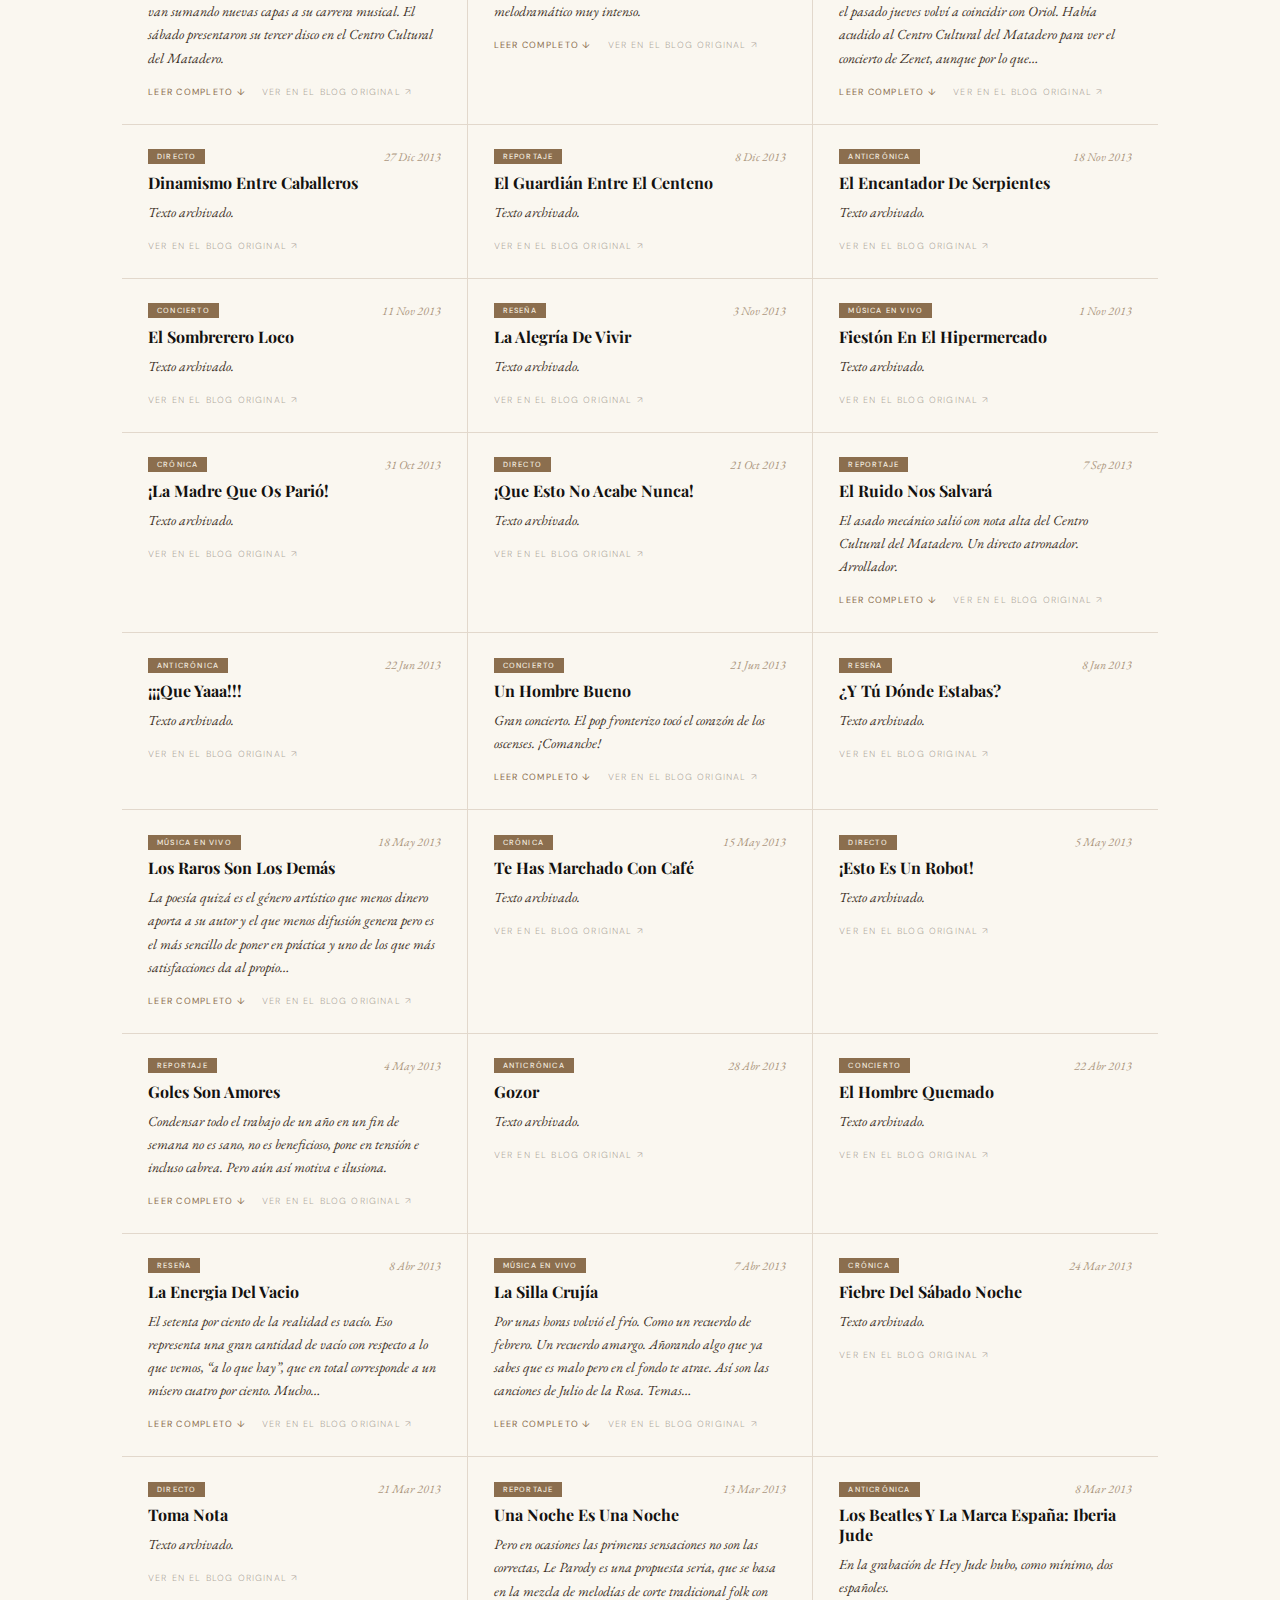
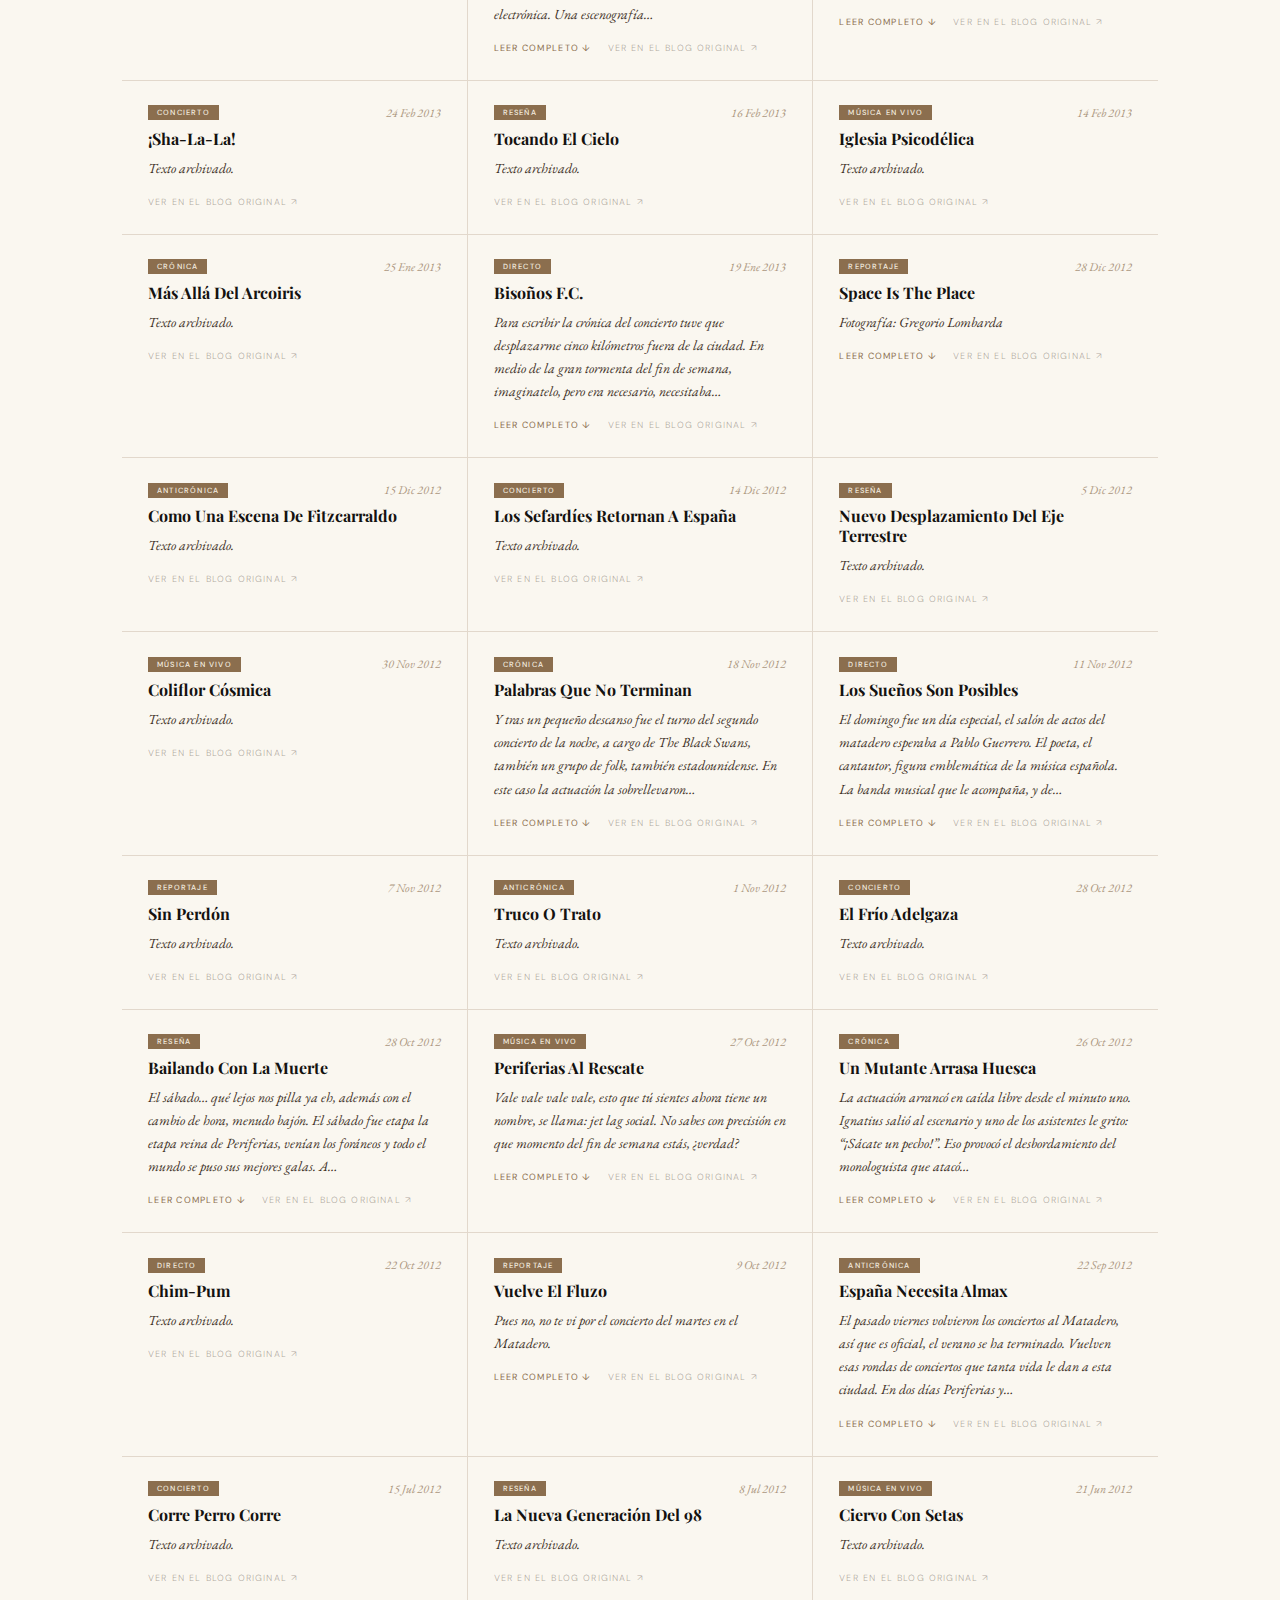
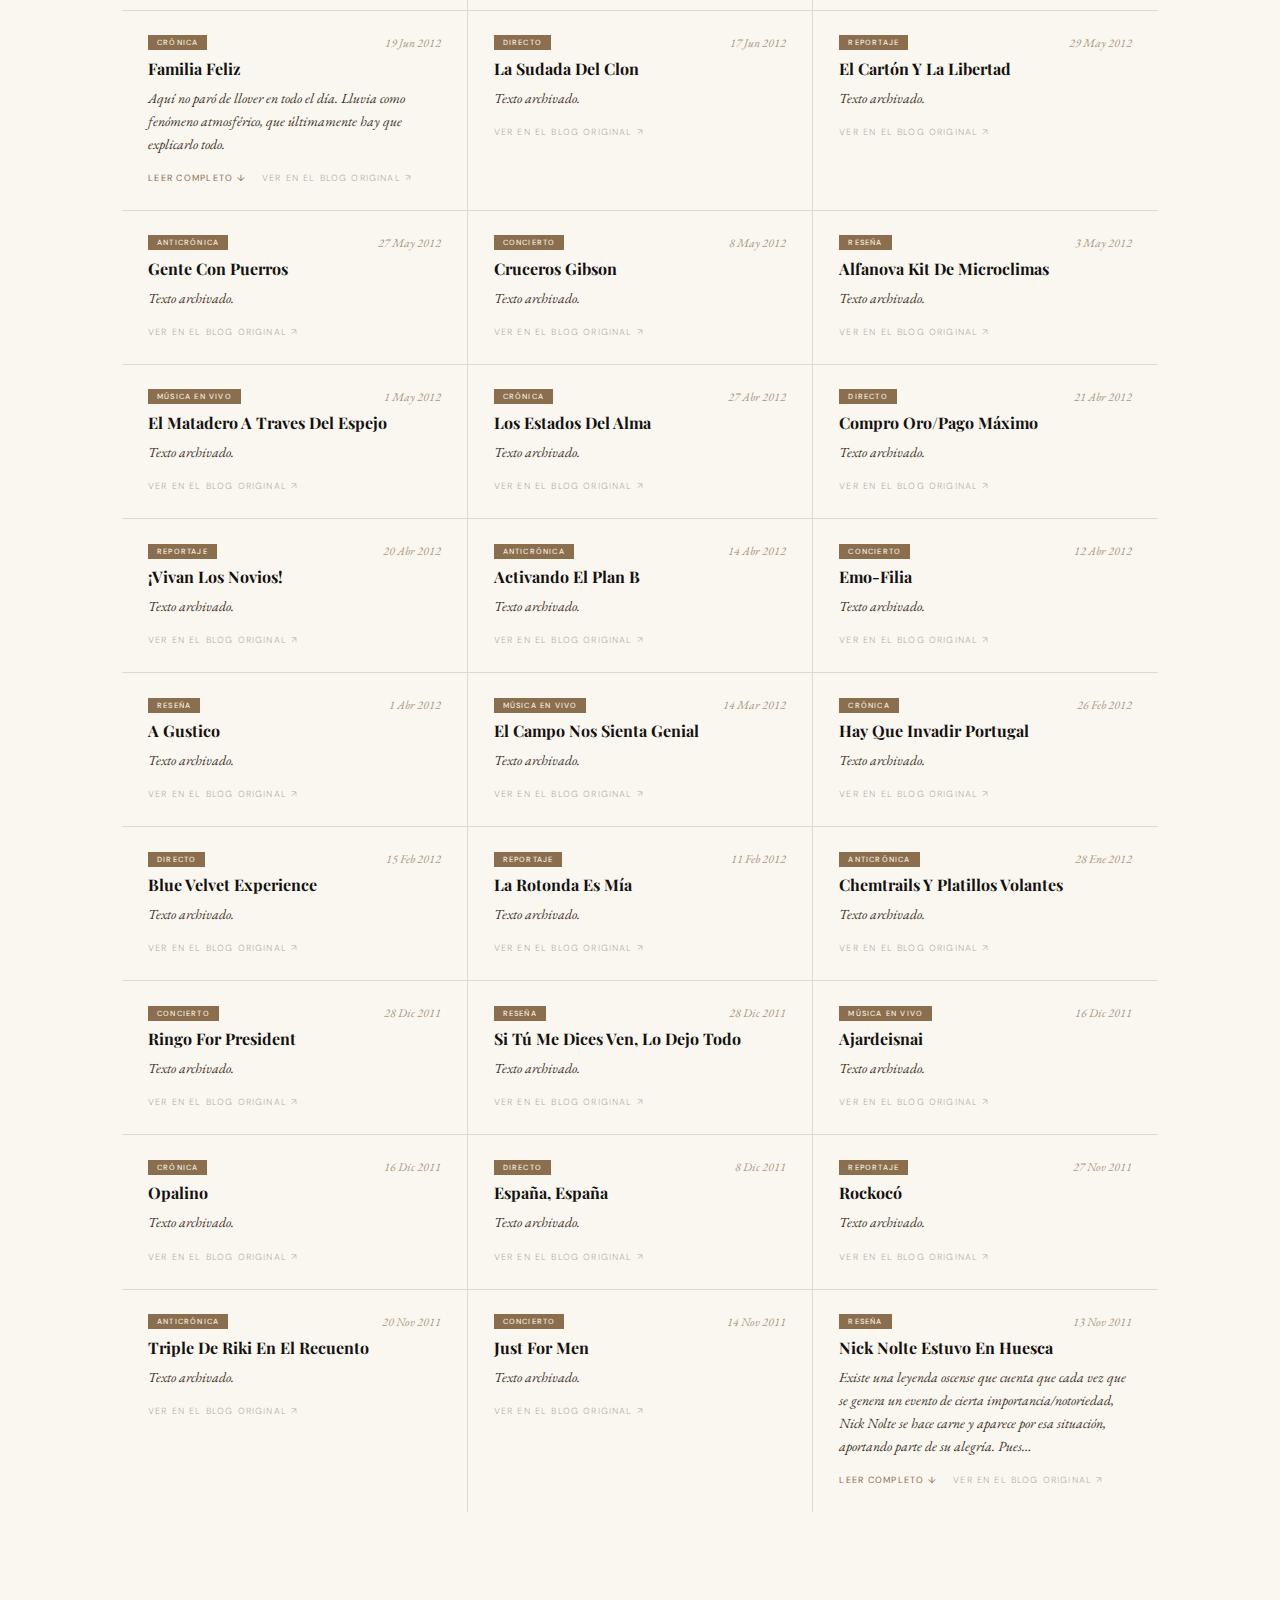
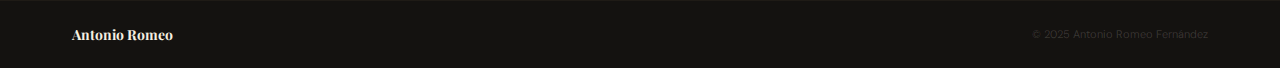
<file: hemeroteca/index.html>
<!DOCTYPE html>
<html lang="es">
<head>
<meta charset="UTF-8">
<meta name="viewport" content="width=device-width, initial-scale=1.0">
<meta name="description" content="Hemeroteca de Antonio Romeo — 135 crónicas musicales publicadas entre 2011 y 2015.">
<title>Hemeroteca — Antonio Romeo</title>
<link rel="preconnect" href="https://fonts.googleapis.com">
<link href="https://fonts.googleapis.com/css2?family=Playfair+Display:ital,wght@0,400;0,700;0,900;1,400;1,700&family=EB+Garamond:ital,wght@0,400;0,500;1,400;1,500&family=DM+Sans:wght@300;400;500&display=swap" rel="stylesheet">
<style>
:root{--cream:#F5EFE0;--cream-dark:#EAE0CC;--ink:#141210;--earth:#8B6E4E;--earth-light:#B8976A;--rust:#7C3D1E;--paper:#FAF7F0;--text-body:#3D3025;--line:rgba(139,110,78,.22);}
*{margin:0;padding:0;box-sizing:border-box;}
html{scroll-behavior:smooth;overflow-x:hidden;max-width:100%;}
body{background:var(--paper);color:var(--ink);font-family:'DM Sans',sans-serif;font-weight:300;overflow-x:hidden;max-width:100vw;}
body::after{content:'';position:fixed;inset:0;opacity:.03;background-image:url("data:image/svg+xml,%3Csvg viewBox='0 0 200 200' xmlns='http://www.w3.org/2000/svg'%3E%3Cfilter id='n'%3E%3CfeTurbulence type='fractalNoise' baseFrequency='.85' numOctaves='4' stitchTiles='stitch'/%3E%3C/filter%3E%3Crect width='100%25' height='100%25' filter='url(%23n)'/%3E%3C/svg%3E");pointer-events:none;z-index:9999;}

nav{position:fixed;top:0;left:0;right:0;z-index:500;display:flex;align-items:center;justify-content:space-between;padding:0 52px;height:61px;background:rgba(250,247,240,.98);backdrop-filter:blur(16px);border-bottom:1px solid var(--line);box-shadow:0 2px 12px rgba(20,18,16,.06);}
.nav-logo{font-family:'Playfair Display',serif;font-size:14px;font-weight:700;letter-spacing:.1em;text-transform:uppercase;color:#0E0C0A;text-decoration:none;}
.nav-links{display:flex;gap:28px;list-style:none;align-items:center;}
.nav-links a{font-size:10.5px;letter-spacing:.13em;text-transform:uppercase;color:#2A2018;text-decoration:none;transition:color .2s;font-weight:400;}
.nav-links a:hover,.nav-links a.active{color:var(--earth);}
.nav-cta{background:var(--ink)!important;color:var(--cream)!important;padding:9px 18px;font-size:10px!important;}
.nav-hamburger{display:none;flex-direction:column;gap:5px;cursor:pointer;padding:8px;background:none;border:none;}
.nav-hamburger span{display:block;width:22px;height:2px;background:var(--ink);transition:all .3s;}
.nav-hamburger.open span:nth-child(1){transform:translateY(7px) rotate(45deg);}
.nav-hamburger.open span:nth-child(2){opacity:0;}
.nav-hamburger.open span:nth-child(3){transform:translateY(-7px) rotate(-45deg);}
.nav-drawer{display:none;position:fixed;inset:61px 0 0 0;background:rgba(250,247,240,.98);backdrop-filter:blur(20px);z-index:490;flex-direction:column;padding:40px 32px;border-top:1px solid var(--line);}
.nav-drawer.open{display:flex;}
.nav-drawer li{list-style:none;border-bottom:1px solid var(--line);}
.nav-drawer li a{display:block;padding:18px 0;font-size:13px;letter-spacing:.14em;text-transform:uppercase;color:var(--text-body);text-decoration:none;}
.nav-drawer li:last-child{border-bottom:none;padding-top:24px;}
.nav-drawer li:last-child a{background:var(--ink);color:var(--cream);padding:16px 24px;text-align:center;display:block;}

/* HEADER */
.hem-header{padding:100px 72px 0;background:var(--paper);}
.hem-header-inner{border-bottom:1px solid var(--line);padding-bottom:52px;max-width:1180px;margin:0 auto;}
.hem-eyebrow{font-size:10px;letter-spacing:.24em;text-transform:uppercase;color:var(--earth);display:flex;align-items:center;gap:14px;margin-bottom:20px;}
.hem-eyebrow::before{content:'';width:28px;height:1px;background:var(--earth);}
.hem-title{font-family:'Playfair Display',serif;font-size:clamp(44px,6vw,80px);font-weight:900;line-height:.95;color:var(--ink);margin-bottom:14px;}
.hem-title em{font-style:italic;color:var(--earth);}
.hem-desc{font-family:'EB Garamond',serif;font-size:18px;font-style:italic;color:var(--text-body);opacity:.65;max-width:520px;line-height:1.6;}
.hem-stats{display:flex;gap:40px;margin-top:32px;flex-wrap:wrap;}
.hem-stat-num{font-family:'Playfair Display',serif;font-size:28px;font-weight:900;color:var(--ink);line-height:1;}
.hem-stat-lbl{font-size:9px;letter-spacing:.16em;text-transform:uppercase;color:var(--earth);margin-top:4px;}

/* FILTER BAR */
.filter-bar{padding:20px 72px;background:var(--cream-dark);border-bottom:1px solid var(--line);position:sticky;top:61px;z-index:400;}
.filter-bar-inner{max-width:1180px;margin:0 auto;display:flex;gap:8px;align-items:center;flex-wrap:wrap;}
.filter-label{font-size:9px;letter-spacing:.2em;text-transform:uppercase;color:var(--earth);margin-right:8px;flex-shrink:0;}
.yr-btn{font-size:10px;letter-spacing:.12em;text-transform:uppercase;padding:7px 16px;border:1px solid var(--line);background:var(--paper);color:var(--text-body);cursor:pointer;transition:all .18s;font-family:'DM Sans',sans-serif;}
.yr-btn:hover{border-color:var(--earth);color:var(--earth);}
.yr-btn.active{background:var(--ink);color:var(--cream);border-color:var(--ink);}
.search-wrap{margin-left:auto;position:relative;}
.h-search{padding:8px 14px 8px 32px;border:1px solid var(--line);background:var(--paper);font-family:'DM Sans',sans-serif;font-size:12px;color:var(--ink);outline:none;width:200px;transition:border-color .2s;}
.h-search:focus{border-color:var(--earth);}
.h-search::placeholder{color:rgba(60,48,37,.35);}
.search-icon{position:absolute;left:10px;top:50%;transform:translateY(-50%);font-size:12px;opacity:.4;pointer-events:none;}
#results-count{font-size:10px;letter-spacing:.1em;text-transform:uppercase;color:var(--earth);opacity:.7;margin-left:8px;flex-shrink:0;}

/* CARDS */
.h-grid-wrap{padding:48px 72px 88px;max-width:1180px;margin:0 auto;}
.h-grid{display:grid;grid-template-columns:repeat(3,1fr);gap:1px;background:var(--line);}
.h-card{background:var(--paper);padding:24px 26px;display:flex;flex-direction:column;gap:8px;border-bottom:2px solid transparent;transition:background .18s,border-color .2s;}
.h-card:hover{background:var(--cream-dark);border-bottom-color:var(--earth);}
.h-card.hidden{display:none;}
.h-card.expanded{background:var(--cream-dark);border-bottom-color:var(--rust);grid-column:span 1;}
.h-card-top{display:flex;justify-content:space-between;align-items:center;gap:8px;}
.h-tag{font-size:7.5px;letter-spacing:.16em;text-transform:uppercase;color:var(--cream);background:var(--earth);padding:3px 9px;font-weight:500;white-space:nowrap;}
.h-date{font-family:'EB Garamond',serif;font-size:12px;font-style:italic;color:var(--earth);opacity:.7;white-space:nowrap;}
.h-card-title{font-family:'Playfair Display',serif;font-size:16px;font-weight:700;color:var(--ink);line-height:1.25;}
.h-card-excerpt{font-family:'EB Garamond',serif;font-size:14px;font-style:italic;color:var(--text-body);line-height:1.65;}
.h-card-full{font-family:'EB Garamond',serif;font-size:16px;line-height:1.85;color:var(--text-body);margin-top:8px;border-top:1px solid var(--line);padding-top:16px;}
.h-card-full p{margin-bottom:14px;}
.h-card-full p:last-child{margin-bottom:0;}
.h-card-footer{display:flex;align-items:center;gap:16px;margin-top:8px;flex-wrap:wrap;}
.h-expand-btn{font-size:9px;letter-spacing:.14em;text-transform:uppercase;color:var(--earth);background:none;border:none;cursor:pointer;font-family:'DM Sans',sans-serif;padding:0;transition:color .2s;}
.h-expand-btn:hover{color:var(--ink);}
.h-orig-link{font-size:9px;letter-spacing:.13em;text-transform:uppercase;color:rgba(60,48,37,.4);text-decoration:none;display:flex;align-items:center;gap:5px;transition:color .2s;}
.h-orig-link:hover{color:var(--earth);}
.no-results{grid-column:1/-1;padding:56px 0;text-align:center;font-family:'EB Garamond',serif;font-size:20px;font-style:italic;color:var(--earth);opacity:.6;}

/* FOOTER */
footer{background:var(--ink);border-top:1px solid rgba(139,110,78,.1);padding:24px 72px;display:flex;justify-content:space-between;align-items:center;flex-wrap:wrap;gap:14px;}
.footer-logo{font-family:'Playfair Display',serif;font-size:14px;font-weight:700;color:var(--cream);text-decoration:none;}
.footer-nav{display:flex;gap:20px;flex-wrap:wrap;}
.footer-nav a{font-size:10px;letter-spacing:.13em;text-transform:uppercase;color:rgba(245,239,224,.3);text-decoration:none;transition:color .2s;}
.footer-nav a:hover{color:var(--earth-light);}
.footer-copy{font-size:11px;color:rgba(245,239,224,.18);}

@media(max-width:1024px){
  nav{padding:0 32px;}.nav-links{display:none;}.nav-hamburger{display:flex;}
  .hem-header,.filter-bar,.h-grid-wrap,footer{padding-left:32px;padding-right:32px;}
  .h-grid{grid-template-columns:repeat(2,1fr);}
}
@media(max-width:600px){
  .hem-header{padding:88px 24px 0;}
  .filter-bar{padding:14px 24px;}
  .h-grid-wrap{padding:32px 24px 64px;}
  .h-grid{grid-template-columns:1fr;}
  .h-search{width:120px;}
  footer{padding:20px 24px;flex-direction:column;text-align:center;}.footer-nav{justify-content:center;}
  nav{padding:0 20px;}
}

/* ── OVERFLOW / HORIZONTAL SCROLL FIX ── */
html, body {
  overflow-x: hidden;
  max-width: 100%;
}
img, video, iframe, embed, object {
  max-width: 100%;
}
.x-embed-container,
.x-embed-container iframe {
  max-width: 100% !important;
  width: 100% !important;
}
section, header, footer, nav, div {
  max-width: 100vw;
  box-sizing: border-box;
}
</style>
</head>
<body>

<nav id="nav">
  <a href="../index.html" class="nav-logo">Antonio Romeo</a>
  <ul class="nav-links">
    <li><a href="../index.html#sobre-el-autor">El Autor</a></li>
    <li><a href="../index.html#justo-bagueste">Nuevo Libro</a></li>
    <li><a href="../cuaderno/index.html">Cuaderno</a></li>
    <li><a href="index.html" class="active">Hemeroteca</a></li>
    <li><a href="../obra/index.html">Obra</a></li>
    <li><a href="../index.html#newsletter" class="nav-cta">Avísame</a></li>
  </ul>
  <button class="nav-hamburger" id="hamburger" aria-label="Menú"><span></span><span></span><span></span></button>
</nav>
<ul class="nav-drawer" id="navDrawer">
  <li><a href="../index.html#sobre-el-autor">El Autor</a></li>
  <li><a href="../index.html#justo-bagueste">Nuevo Libro</a></li>
  <li><a href="../cuaderno/index.html">Cuaderno</a></li>
  <li><a href="index.html">Hemeroteca</a></li>
  <li><a href="../obra/index.html">Obra</a></li>
  <li><a href="../index.html#newsletter">Avísame del libro</a></li>
</ul>

<header class="hem-header">
  <div class="hem-header-inner">
    <p class="hem-eyebrow">Archivo periodístico · 2011–2015</p>
    <h1 class="hem-title">Heme<em>roteca.</em></h1>
    <p class="hem-desc">Crónicas musicales, reseñas y anticrónicas. Escritura de urgencia sobre lo que sonaba, lo que fallaba y lo que merecía ser contado.</p>
    <div class="hem-stats">
      <div><div class="hem-stat-num">135</div><div class="hem-stat-lbl">Textos archivados</div></div>
      <div><div class="hem-stat-num">5</div><div class="hem-stat-lbl">Años de escritura</div></div>
      <div><div class="hem-stat-num">2011–2015</div><div class="hem-stat-lbl">Período</div></div>
    </div>
  </div>
</header>

<div class="filter-bar">
  <div class="filter-bar-inner">
    <span class="filter-label">Año</span>
    <button class="yr-btn active" data-filter="all">Todos</button><button class="yr-btn" data-filter="2015">2015</button><button class="yr-btn" data-filter="2014">2014</button><button class="yr-btn" data-filter="2013">2013</button><button class="yr-btn" data-filter="2012">2012</button><button class="yr-btn" data-filter="2011">2011</button>
    <div class="search-wrap">
      <span class="search-icon">⌕</span>
      <input type="text" class="h-search" id="hSearch" placeholder="Buscar…">
    </div>
    <span id="results-count">135 textos</span>
  </div>
</div>

<div class="h-grid-wrap">
  <div class="h-grid" id="hGrid">
    
    <article class="h-card" data-year="2015" id="card-0">
      <div class="h-card-top">
        <span class="h-tag">Concierto</span>
        <span class="h-date">28 Dic 2015</span>
      </div>
      <h2 class="h-card-title">Ácido Más Base Produce Sal</h2>
      <div class="h-card-excerpt" id="excerpt-0">Mártires del compás celebró su gira 20 aniversario en la capital oscense.</div>
      <div class="h-card-full" id="full-0" style="display:none;"><p>Mártires del compás celebró su gira 20 aniversario en la capital oscense.</p><p>Esto ya es una tradición. Los conciertos que organiza el Ayuntamiento desde hace cuatro años en estas fechas tan entrañables han dejado huella en parte de la sociedad. Desde Manu Chao, pasando por Carlinhos Brown, sin olvidarnos del mito Brian Eno. Es difícil estar a altura del reto, tal vez por eso, este año el programador decidió simplificar y que tanto el recinto como el artista tuviesen parte del nombre en común.</p><p>Los elegidos para esta ocasión fueron Mártires del compás, mítico grupo de finales de los 90 que se encuentra en plena gira de celebración de sus 20 años de existencia. Y el recinto elegido para su actuación fue el parque Mártires de la Libertad, una de las nuevas zonas de la ciudad, que anteriormente estaba ocupada por chabolas. El parque ha quedado muy bonito y además honra la memoria de los combatientes republicanos, tanto en la Guerra Civil como en la Segunda Guerra Mundial.</p><p>Así, el pasado domingo a las doce de la mañana, en un concierto vermut pudimos disfrutar de los seis grandes músicos que forman Mártires del compás. Liderados por Chico Ocaña, quien lleva la voz cantante. El estilo de Mártires ha sido calificado como flamenco billy por el nombre de su primer disco.</p><p>El grupo llegó puntual y como mucho de los fans pudieron comprobar, fue trasladado del hotel a la zona del concierto en la narria cervecera de ámbar, al parecer fue una de las condiciones que puso el grupo para realizar la actuación en la ciudad. Chico Ocaña, quien estuvo el año pasado presentando su proyecto en solitario en el C.C. Matadero, se excusó por su voz, extremadamente ronca, al parecer decidió integrarse el día anterior con la gente de la ciudad y el resultado fue que se integró demasiado.</p><p>Al numerosísimo público ese pequeño detalle no pareció importarle, y cuando empezaron el concierto, de forma explosiva con “Colores”, uno de sus temas más conocidos, los bailes y cachondeos no tardaron en aparecer. Como dato a destacar fue el tremendo desnivel que había en el escenario, ya que la gran mayoría del parque está situado en una loma, lo que provocó bastante comentarios jocosos por parte del grupo (“todo lo que queda es cuesta abajo, esto va rodao”) y una continua danza por parte del cantante, que no paró de subir y bajar la loma.</p><p>A pesar del día que salió y quizá producto del resultado electoral, Chico Ocaña, con los ojos vidriosos tras interpretar “Pañuelos blancos” decidió subir como una exhalación a la parte superior de la pirámide conmemorativa del parque. Una vez arriba, y gracias a la conexión inalámbrica de su micrófono, propagó un fortísimo “Viva España” que retumbó por casi todos los rincones de la ciudad. Una vez gritado se echó a reír, dijo un par de tacos y ante el desconcierto de todos se colocó un traje de paracaidismo especial para saltos Base. Y así, ataviado como si fuese un hombre pájaro pegó un salto hacia el vacío, extendiendo sus brazos para controlar la dirección de su cuerpo.</p><p>La banda, que tenía ensayado el salto de su cantante al milímetro, entonó una versión aflamencada de la danza de San Lorenzo, que fue muy bien aceptada por el público, hasta el regreso de Chico Ocaña. Un Chico, que según relató después, aterrizó en el campo de hierba artificial que está cerca del parque, llegó con el paracaídas a medio quitar y el cuerpo lleno de heridas, al parecer habían calculado mal la altura de la pirámide del parque de Mártires de la Libertad, alguien debió poner un cero donde no debía poner nada. Pero a pesar de las heridas, el concierto continuó. Así presentó el siguiente tema “Estoy tieso”, diciendo que acababa de sentir el vacío.</p><p>También, un poco trastornado aun por el golpe, dijo que Huesca es el Egipto del norte, porque es de las pocas ciudades en las que había estado que tuviesen dos pirámides, la del parque en el que tocó y la del instituto que se encuentra a las afueras de la ciudad. Casualidades.</p><p>El aspecto negativo fue que entre el grito de guerra en lo alto de la pirámide y el avistamiento del hombre pájaro, la gente acudió de forma masiva al Parque Mártires de la Libertad, alcanzando un nivel de fiesta tal que el concierto tuvo que ser disuelto por parte de las fuerzas de seguridad del estado. Una pena, un hecho lamentable y que forzó a que Luis Felipe, alcalde la ciudad, haya tomado la decisión de prohibir futuros conciertos en estas fechas. Ya vale de tanta tradición, fue bonito mientras duró.</p></div>
      <div class="h-card-footer">
        <button class="h-expand-btn" onclick="toggleFull(0)">Leer completo ↓</button>
        <a href="https://0lzinmospas.wordpress.com/2015/12/28/acido-mas-base-produce-sal/" target="_blank" rel="noopener" class="h-orig-link">Ver en el blog original ↗</a>
      </div>
    </article>
    <article class="h-card" data-year="2015" id="card-1">
      <div class="h-card-top">
        <span class="h-tag">Reseña</span>
        <span class="h-date">23 Dic 2015</span>
      </div>
      <h2 class="h-card-title">No Hay Nieve En Saint-Moritz</h2>
      <div class="h-card-excerpt" id="excerpt-1">Concierto de Los Tres Norteamericanos en el C.C. Matadero.</div>
      <div class="h-card-full" id="full-1" style="display:none;"><p>Concierto de Los Tres Norteamericanos en el C.C. Matadero.</p><p>Estimado Vladimir, tal y como me solicitasteis os mando el informe de observación del grupo artístico denominado Los Tres Norteamericanos. En un principio parece que todas las sospechas que se pudiesen tener con ellos al respecto de ser fieles al movimiento capitalista son infundados. El pasado martes por la tarde tuve ocasión de observarles en concierto en el Centro Cultural Matadero de Huesca.</p><p>Eso sí, empezaron la actuación reconociendo que habían mantenido contactos con la CIA, aunque considero que es parte de una puesta en escena en la que prevalece el humor por encima de todo. Los implicados dentro de este proyecto son Gran Bob, encargado del contrabajo, banjo, coros, David Giménez Alonso, que parece no tener un papel claro en la formación y sin embargo resulta indispensable, él fue el encargado de hablar de su contacto con la CIA y de su posterior reunión con los Obama, además hizo coros y no paró de bailar durante todo el concierto. Completa la formación el mítico cantautor Joaquín Carbonell, que ha decidido hacer una incursión en este divertido proyecto y además de líder y llevar la voz cantante, también se encarga de la guitarra.</p><p>Repito, ni son espías ni gentes próximas a la cultura norteamericana. Aunque lo pueda parecer, ya que casi todo su repertorio, ya que la gran mayoría tiene querencia por ese mundo. Empezaron con “El puente”, pero también cayeron otros clásicos como “Mis manos en tu cintura” de Adamo, “Cartagenera”, María Isabel” o “Mi limón, mi limonero” de Henry Stephen.</p><p>Lo que comparten estos temas, de forma principal, es la época de su creación, entre los años 50 y 60 del siglo pasado. Pop sencillo para todas las edades. Un viajazo entrañable perfecto para aclimatarse a las fechas que vienen. Así continuaron, entre charla y charla sobre Obama y los problemas tanto en Remolinos como en Casetas con “Porqué te vas”, “Cuéntame que te pasó e incluso hicieron un medley con varias míticas canciones pertenecientes a anuncios, el colacao, vuelve a casa vuelve, aceituna la española o el lobo qué gran turrón.</p><p>A pesar de las fechas, la asistencia de público fue como viene siendo habitual en las últimas fechas en este recinto, que se mueve entre la media sala o un poco menos, en fin, ignoraré el tema de la afluencia de público en este informe. Otros temas que se incluyeron en el repertorio de la noche fueron “Canastos” de Luis Mariano y Gloria Lasso, “Dile de Luis Aguilé o “Qué será de mi vida”.</p><p>Siguiendo en esa fina línea de humor que mezclaba realidad con ficción, Joaquín Carbonell dijo que tenía varias multas sin pagar así que a efectos oficiales él estaba en otra parte. Ese aspecto tal vez podía levantar sospechas filo imperialistas, pero enseguida levantaron el vuelo con otro gran tema “Un millón de amigos” de Roberto Carlos, así cómo vas a pensar mal de estos tipos, es imposible. De hecho, antes de terminar el concierto, fue de nuevo el propio Carbonell el que reconoció que en verdad Los Tres Norteamericanos se trata de una ONG, lo cual no me parece una mala definición de la banda, pero el diagnóstico final lo dejo para ustedes. Terminaron con “Tómbola”, otro tema de otra época pero que casaba de forma perfecta con el día ya que se había celebrado el sorteo de la lotería.</p><p>Lo que podría haberse usado como simple herramienta en un taller de musicoterapia funcionó como espectáculo gracias al humor que imprimieron los tres integrantes de la formación. Algo malo, bueno, tal vez el concierto fue un pelín extenso, pero claro, con una duración menor nos habríamos quedado sin las anécdotas (inventadas o no) de Los Tres Norteamericanos visitando a los Obama, los pendientes de Michelle Obama, o sus tratos con la CIA. Tuvieron que salir a realizar un bis en el que interpretaron una gran versión en castellano de “Tu Vuò Fa’ L’Americano” y terminaron de forma amable este divertido y entrañable concierto de pop atemporal con “Viva la gente”. Sin otro particular, me despido atentamente, deseándole unas felices fechas allá por la estepa.</p></div>
      <div class="h-card-footer">
        <button class="h-expand-btn" onclick="toggleFull(1)">Leer completo ↓</button>
        <a href="https://0lzinmospas.wordpress.com/2015/12/23/no-hay-nieve-en-saint-moritz/" target="_blank" rel="noopener" class="h-orig-link">Ver en el blog original ↗</a>
      </div>
    </article>
    <article class="h-card" data-year="2015" id="card-2">
      <div class="h-card-top">
        <span class="h-tag">Música en vivo</span>
        <span class="h-date">19 Dic 2015</span>
      </div>
      <h2 class="h-card-title">Oh Capitán, Mi Capitán</h2>
      <div class="h-card-excerpt" id="excerpt-2">Ludotech y Rubén Moreno amenizaron la fiesta despedida de Capitán Lillo.</div>
      <div class="h-card-full" id="full-2" style="display:none;"><p>Ludotech y Rubén Moreno amenizaron la fiesta despedida de Capitán Lillo.</p><p>Capitán Lillo dice adiós, Rubén Moreno nos dice hola. Y como si de un paso de ecuador se tratase decidieron, bueno, decidió, que es la misma persona, hacer una fiesta para conmemorar los dos hechos, en especial la despedida de su blog El Capitán Lillo.</p><p>Un blog que si has estado en Huesca durante los últimos diez años y has tenido una pequeña relación con la cultura, casi seguro habrás visitado. Era la web para ver a qué conciertos ir, qué maquetas había sacado tal o cual grupo, en fin, un repaso a la actividad cultural de la ciudad en un tono desenfadado. Recuerdo que ese tono desenfadado me caló tanto que durante una época, cada vez que veía a Rubén le gritaba un profundo “Capitán!” y él siempre me respondía de buenas formas, cuando tampoco habría pasado nada si alguna vez me hubiese llamado la atención. Eso es para incidir que aparte de inquieto, pues el tipo es bastante majo, aspecto que suele dar puntos.</p><p>Capitán Lillo fue la web de cabecera para ver los movimientos a seguir durante el fin de semana, una pequeña guía. El descoque máximo llegaba en hora de Periferias, cuando el blog se convertía en el fanzine virtual Red Periférica. Busca en el archivo, ya verás que está muy bien.</p><p>En fin, una tarea titánica que merecía un homenaje a la altura, por eso junto a la sala de conciertos El 21 se liaron la manta la cabeza y organizaron una serie de conciertos que tuvieron su punto álgido el pasado viernes con la actuación de Nacho Vegas en el teatro Olimpia y la posterior fiesta en el 21. Tras el concierto de Nacho Vegas la gente peregrinó por el Coso hasta la sala de conciertos, lugar elegido para dar la fiesta de despedida al blog.</p><p>Supongo que la crónica del concierto de Nacho Vegas estará muy cerca de esta, tal vez en la hoja de al lado y casi seguro estará firmada por Luis Lles. Lo recalco porque él, el cronista cultural, era uno platos fuertes de la fiesta. Por una noche dejó de lado su labor observadora para lanzarse junto a Juanjo Javierre a lanzar temas con una clara propuesta de fiesta. Estos dos referentes de la cultura oscense se presentan al mundo bajo el nombre Ludotech. Si hubiese pillado un tono rancio de cronista asentado podría haber dicho “son nuestros Daft Punk”, pero apoyado en el hecho que durante el set de canciones van cambiando distintas máscaras. Son nuestros gurús culturales, eso sí.</p><p>El caso es que con ellos dos arrancó la fiesta. Proporcionaron un guantazo de postmodernidad a la sala y estrenaron en la misma muchísimos temazos poco explorados en esos ambientes. Entre el petardeo y la fiesta sin control se mueve su propuesta. Y eso sí, música sin complejos, llegaron a mezclar el hit de hace ya unos cuantos veranos “Dragostea din tei” con un tema de Bob Dylan. Claro, el tozolón para las cabezas fue elevado. Parecía que nos habían llevado a un parque de atracciones. Luego un poquito de dubstep, techno y entremedias nos colaron una jota navarra que alguien del público le había entregado a Luis Lles porque el intérprete se llamaba Luis Les. Esas cosas pasan en Ludotech, da la sensación de que de todo sea posible. Así que poner un momento más destacado que otro es faltar a la verdad, el set es tan desconcertante y bello que debe presenciarse en persona. Una de las canciones que perseguirá a Luis Lles, creo que para siempre, es el Papi Chulo de Lorna, varios de los asistentes, por supuesto, estábamos esperando ese momento, que vino precedido de un cambio de caretas incluso con una previa en la que pincharon Richard Strauss. Lo dicho, un tozolón de sesión. Juanjo Javierre, aprovechó también para llevar varios de sus juguetes e ir introduciendo sonidos encima de las canciones, haciendo en algunos instantes arreglos soberbios, dentro de la línea de cachondeo de la pinchada. Entre otras perlas petardas también se coló La gozadera, pero también otros temazos techno y dub que servidor al no tener tantas referencias musicales como los djs pues no me dio para identificarlas, pero eso sí, una continua línea de calidad e invitación a una fiesta sin complejos. También hay que decir que no todo el mundo entró en el set, peor para ellos.</p><p>Tras ellos la sesión continuaba con el propio Rubén Moreno a los platos. A esas alturas de la noche y tras la ceremonia de despedida ya no se si continuaba siendo Capitán Lillo, pero qué narices, diez años son muchos años, así que estuvimos escuchando un rato las filias musicales de Capitán, que dio un repaso a grandes temazos de los últimos sesenta años, desde Johnny B. Goode, Love of Lesbian, Chvrches… todo muy bailable y disfrutable, pero con un punto más pausado que Ludotech y siendo la hora que era… menos mal. Aún así hubo mucha gente que se animó más y más a cada canción, estirando la noche hasta el infinito. Todo de diez, aunque yo, y otros tantos como yo, nos fuimos un poco mareados, pero para eso son las fiestas, ¿no?</p><p>En fin, Oh Capitán, mi capitán, el viaje ha terminado y el buque en parece estar en perfecto estado; Enhorabuena por todo, Rubén.</p></div>
      <div class="h-card-footer">
        <button class="h-expand-btn" onclick="toggleFull(2)">Leer completo ↓</button>
        <a href="https://0lzinmospas.wordpress.com/2015/12/19/oh-capitan-mi-capitan/" target="_blank" rel="noopener" class="h-orig-link">Ver en el blog original ↗</a>
      </div>
    </article>
    <article class="h-card" data-year="2015" id="card-3">
      <div class="h-card-top">
        <span class="h-tag">Crónica</span>
        <span class="h-date">22 Nov 2015</span>
      </div>
      <h2 class="h-card-title">Espacio/Tiempo Roto Durante El Domingo</h2>
      <div class="h-card-excerpt" id="excerpt-3">Exhibición de El Niño de Elche en el C.C. Matadero.</div>
      <div class="h-card-full" id="full-3" style="display:none;"><p>Exhibición de El Niño de Elche en el C.C. Matadero.</p><p>Lo del domingo por la tarde en Huesca es difícil de explicar con palabras. Fueron sentimientos, fuertes sensaciones a cada segundo de concierto. En más de tres y de cuatro ocasiones los pelos se me erizaron de la emoción que ofrecían desde el escenario.</p><p>Fue parecido a un vórtice, una brecha en el espacio tiempo que nos trasladó al futuro. Pongamos que a 2044, un año en el que todo ha cambiado y afortunadamente para mejor. A un nivel elevadísimo de creatividad, sin miedo a nada y con una entrega total.</p><p>El responsable de todo esto fue El niño de Elche. Tendría que decirte que el concierto fue uno de los mejores del año (que lo fue), pero sinceramente, no me parecería justo para el propio artista. Se aproximó más a una experiencia. Todos los espectadores que medio llenaron el Centro Cultural Matadero lo confirmarán. Con una poderosa voz con dejes flamencos fue hilvanando todo el concierto. Las letras, irónicas, humorísticas, con mucha sorna, hablaban de críticas al estado, a las estructuras férreas, vamos, a casi todo.</p><p>Iba acompañado de dos grandes músicos, Darío del Moral que se encargó de las bases electrónicas y el bajo, y Raúl Cantizano, quien llevaba las líneas de guitarra. Rock, electrónica, hasta krautrock se llegó a escuchar, todo pasado por esa voz aflamencada que trataba de buscar los límites en cada cante. Susurraba, gritaba, forzaba un hilo de voz, balbuceada… una constante exploración de las capacidades de su voz. Lo que puede sonar como experimental y, por extraño, tal vez de difícil escucha, resultó todo lo contrario, un tipo totalmente conectado con su música y discurso, un gurú.</p><p>Toda la pasión que camina junto al flamenco estuvo incorporada a su voz, mientras iban pasando por temas cercanos a la música ambiente, pop y rock. Una maravilla. Además de esa actitud de ir sin miedo a nada, en los descansos entre tema y tema se mostró divertido y muy ocurrente, llegando a presentar el último de los temas que interpretó dentro del set oficial, diciendo amablemente al público “Que os follen”, ya que así se titula la canción, pero es que no solo le dijo eso al público, es que además le aplaudieron a rabiar, en ese momento y durante todo el concierto.</p><p>No tiene duende, tiene un caballo volador o algo parecido. Es una fuerza de la naturaleza que no se puede comparar a ningún otro proyecto del país. Otro de sus frentes de ataque en las letras, como él mismo dijo, sacando a la luz voces de la conciencia, fueron la política y sus alrededores, posicionado de forma clara y prejuicios en un discurso progresista, no dejó títere con cabeza. Llegó a decir que podían hacer himnos para partidos, de esta forma presentó su tema “Miénteme”.</p><p>Como te imaginarás, tuvo que hacer un bis, era de rigor, aprovechó para marcarse un tema totalmente flamenco, unas bulerías en las que hablaba del absurdo de las estructuras familiares. Experimentación, pasión y mucha energía a lo largo de todo el concierto.</p><p>Una gozada. Su último disco se titula “Voces del extremo” y a poco que busques por Internet verás que el propio artista lo ofrece gratis en su web, pero te aviso, el disco es increíble, pero no es comparable con verle en directo, es otra cosa, además que en un concierto puedes comprarle el disco y apoyar que siga ofreciendo propuestas tan atrevidas y fuera de toda norma como las que hace. Necesitamos más Niños de Elche. Y tranquilo, que el espacio tiempo se rompió pero esta nuestra ciudad seguirá siendo la misma, o al menos, eso creo.</p></div>
      <div class="h-card-footer">
        <button class="h-expand-btn" onclick="toggleFull(3)">Leer completo ↓</button>
        <a href="https://0lzinmospas.wordpress.com/2015/11/22/espaciotiempo-roto-durante-el-domingo/" target="_blank" rel="noopener" class="h-orig-link">Ver en el blog original ↗</a>
      </div>
    </article>
    <article class="h-card" data-year="2015" id="card-4">
      <div class="h-card-top">
        <span class="h-tag">Directo</span>
        <span class="h-date">6 Nov 2015</span>
      </div>
      <h2 class="h-card-title">Gazpacho Al Curry</h2>
      <div class="h-card-excerpt" id="excerpt-4">Orquesta Chekara ofreció una gran muestra de flamenco andalusí.</div>
      <div class="h-card-full" id="full-4" style="display:none;"><p>Orquesta Chekara ofreció una gran muestra de flamenco andalusí.</p><p>En los tiempos que corren, y aunque suene un tanto nostálgico, está todo inventado. Como mucho, en el plano de la música vemos evoluciones de un estilo, pero el germen del cual parten hace días que ya existe.</p><p>Por eso, la capacidad de innovar cada día es más complicada. Puedes investigar un estilo para intentar aportar alguna evolución u otra opción igual de interesante: mezclarlo con otro estilo. Una fusión.</p><p>Eso es lo que vivimos el pasado jueves por la tarde en el Centro Cultural del Matadero. Una mezcla de flamenco con la música tradicional andalusí.</p><p>Lo cierto es que el flamenco y la música andalusí no están tan alejadas. Ambos estilos se influenciaron y tienen sonoridades y ritmos similares, casan muy bien juntos.</p><p>Y bien que lo comprobamos gracias a Chekara, una orquesta tradicional flamenca fundada hace cincuenta años por Abdelssadak Chekara y que actualmente dirige su sobrino Jalal Chekara.</p><p>Jalal Chekara es un magnífico violinista, que ha colaborado, como él dijo en el concierto, con Michael Nyman o Enrique Morente, entre otros.</p><p>En el proyecto Chekara, además del violín lleva la voz cantante, que con esos tonos árabes, una sonoridad maravillosa pero a la que estamos, lamentablemente, poco habituados, contrastaba y a la vez hermanaba de forma perfecta con la otra voz que hubo en el directo.</p><p>De ella se encargó Vicente Gelo, que también se encargó del cajón flamenco, realizó un cante espectacular, a recalcar la vocalización y entendimiento del noventa por ciento de sus letras, algo no tan habitual en el cante flamenco. Una voz aguda como un pequeño puñal que expresaba sentimientos de soledad y sufrimiento en el primer arranque.</p><p>Los otros dos participantes en el concierto fueron igual de profesionales, Tino van der Smaan, un holandés afincado en Sevilla, que ya estuvo en Huesca en la pasada Primavera Flamenca, aparte de producir el disco de Chekara, se encargó en este directo de la guitarra flamenca, la cual fue uno de los elementos fundamentales para cohesionar tan bien y de forma tan invisible ambas músicas, aportó la intensidad y ritmo necesarios a cada momento.</p><p>Y Youssef Chair encargado de darbouka y también acompañando a los coros las voces de Jalal Chekara, dándole la respuesta perfecta a esas frecuencias árabes, llevando el ritmo de forma soberbia y sin ningún alarde.</p><p>Con estos cuatro músicazos y un público, que con semejante concierto debería haber sido bastante más numeroso, estuvimos disfrutando toda la tarde, pasando de palos como los tanguillos con transición a la música andalusí y de vuelta al flamenco, una maravilla.</p><p>El violín de Jalal Chekara fue otro de los hilos conductores del concierto ya que su sonoridad es común tanto en el flamenco como en los sonidos árabes de la música andalusí, aportando ese toque de misticismo que en contraste con la pasión de la guitarra flamenca crea una atmósfera muy interesante.</p><p>Como dato, su último disco se titula Tan cerca, tan lejos, un gran resumen de lo que significa esta mezcla de culturas.</p><p>Terminaron su espectacular concierto con un tema que forma parte del legado andalusí, La Tarara, canción que fue cantada y aplaudida por el público a lo largo de toda su interpretación. Éramos pocos pero disfrutamos como nadie. Tuvieron que salir de nuevo para saludar y despedirse de pie, a lo flamenco, con un pequeño cante por parte de Jalal y de Vicente. Y ahora sí, fin de concierto. Jueves perfecto.</p></div>
      <div class="h-card-footer">
        <button class="h-expand-btn" onclick="toggleFull(4)">Leer completo ↓</button>
        <a href="https://0lzinmospas.wordpress.com/2015/11/06/gazpacho-al-curry/" target="_blank" rel="noopener" class="h-orig-link">Ver en el blog original ↗</a>
      </div>
    </article>
    <article class="h-card" data-year="2015" id="card-5">
      <div class="h-card-top">
        <span class="h-tag">Reportaje</span>
        <span class="h-date">1 Nov 2015</span>
      </div>
      <h2 class="h-card-title">Te Como To’ Lo Black</h2>
      <div class="h-card-excerpt" id="excerpt-5">Dentro de Periferias se celebró el Bleep!, la noche musical aragonesa.</div>
      <div class="h-card-full" id="full-5" style="display:none;"><p>Dentro de Periferias se celebró el Bleep!, la noche musical aragonesa.</p><p>Tras once días de programación, el Festival Periferias ha llegado a su fin, con un éxito de público, que en uno de los últimos actos decidió acudir de forma masiva al Bleep! Bleep es la muestra de propuestas musicales de la comunidad. De forma más llana tendría que decirte que Bleep es una fiesta, porque entre que acude el grupo, sus amigos, familia… al final se crea una camaredilla bastante divertida.</p><p>En la edición de este año la organización ha decidido innovar en cuanto a horarios, en lugar de comenzar a las diez empezaron a las siete de la tarde. Casi nada. Así uno iba dirección Palacio de Congresos con cierta pereza, pensando la cantidad de horas que iba a pasar, el cansancio y demás, pero bum, fue entrar en el patio exterior, donde estaba instalado el Freedom Vibration Soundsystem y borrar cualquier pensamiento. Qué pasada, qué divertido. Una cura sonora, una experiencia físicosónica. En una instalación casera y muy profesional tenían situados varios altavoces que debían tener una capacidad de adaptación a todo tipo de frecuencias. Entrabas en su espectro sonoro y el cuerpo de vibraba. Además, estuvieron de invitados el combo de dub The Producers, voz, producción y flauta, algo increíble. Desde las siete de la tarde estuvimos dándolo todo a ritmo de reggae y dub. Sinceramente, una actividad que está entre las tres mejores, en el aspecto musical, de todo el Festival. Pero la noche comenzaba, y los conciertos seguían, con el rapero oscense Snnifer haciendo una muestra de rap muy vital, una entrega absoluta que en cada tema una afluencia mayor de público, concierto bien interpretado.</p><p>Tras él llegó el combo de rap Amores Perros, una crew autonómica que pusieron el nivel de flow y fiesta en cotas muy altas. Una propuesta con sentimiento, actitud rapera y conexión con el público. Es posible que terminen llegando a ser muy grandes. Tras ellos llegó el macroconcierto de Oscapetah Kyos. Digo macro por la cantidad de personas que llegaron a estar en el escenario, alrededor de diez en cada tema. Los Wu Tang Clan oscenses, seres de distintas formaciones unidas alrededor del combo de rap demostraron el espíritu de hermandad que rodea a cierta comunidad del rap oscense.</p><p>En el descanso llegó uno de los rotos de la noche, y digo roto como impacto, aparecieron por la pista de baile The Resistance Crew, un grupo de breakdance, pues imaginate, torsiones, quiebros y saltos a cada segundo. Una gozada y un despliegue de energía descomunal. Aún manteniendo la cara de sorpresa aparecieron The Bronson por el escenario, un grupo de Zaragoza que continuaron el nivel de fiesta y disfrute con los presentes. Pop Rock para todos los públicos. Divertido, bueno, entretenido y con una propuesta de vitalidad que llama bastante la atención.</p><p>Los siguientes en actuar fueron The Faith Keepers, una banda, también de Zaragoza, famosa por sus buenos directos. No defraudaron a la mitología y ofrecieron un concierto de ese soul rock que realizan, muy bien interpretado. Hacen falta más grupos así. Un nivel interpretativo y musical superior. Dr. Loncho & The Soul Brothers fue la actuación que vino a continuación. De nuevo de Zaragoza, pero esta propuesta nada rock ni pop, fuera. Loncho hace rap, un rap sin estereotipos, ni próximo a ninguna escena local o nacional. Posiciona su rap como propia referencia y eso genera lo atractivo de su música, pocas referencias externas y mucha atracción hacia su propuesta. Habrá que revisar todos los discos que ha ido realizando.</p><p>A partir de aquí el ritmo de la noche lo marcaron los DJ. McPerez, que se posicionó como uno de los triunfadores en cuanto a baile, vitoreos y celebración, lanzó una propuesta de soul, baile y juerga que fueron imposibles de rechazar. Fran Navarro (Etiqueta Negra), el nombre entre paréntesis es parte de la denominación de artista, fue pulcro, diríase elegante, pero ello no hizo que decayera el nivel de baile, para nada. Cerró la noche Marlen Ebony, que a pesar del horario contó con numeroso público y conectó con ellos, haciéndoles bailar con ritmos soul y funk hasta que los cuerpos dijeran basta. Hasta el año que viene, Periferias.</p></div>
      <div class="h-card-footer">
        <button class="h-expand-btn" onclick="toggleFull(5)">Leer completo ↓</button>
        <a href="https://0lzinmospas.wordpress.com/2015/11/01/te-como-to-lo-black/" target="_blank" rel="noopener" class="h-orig-link">Ver en el blog original ↗</a>
      </div>
    </article>
    <article class="h-card" data-year="2015" id="card-6">
      <div class="h-card-top">
        <span class="h-tag">Anticrónica</span>
        <span class="h-date">31 Oct 2015</span>
      </div>
      <h2 class="h-card-title">El Negro Sí Puede</h2>
      <div class="h-card-excerpt" id="excerpt-6">El Palacio de Congresos fue la sede de la noche internacional de Periferias.</div>
      <div class="h-card-full" id="full-6" style="display:none;"><p>El Palacio de Congresos fue la sede de la noche internacional de Periferias.</p><p>Periferias, día 9. Seguimos tratando de conocer aquello que integra el concepto Black del Festival. La noche del sábado se celebró la Black Music, Big Music, un acercamiento a las propuestas nacionales e internacionales más próximas a la cultura negra. No hay que olvidar que los negros son los grandes rechazados de este mundo, se les estigmatizó y les prohibieron la mayor parte de expresiones humanas salvo la música, la cual utilizaron para canalizar todos sus sentimientos de rechazo. Eso provoca que su música sea más poderosa y en ocasiones esté fuera de toda norma.</p><p>Pero bueno, estamos en un festival de música y como en todo buen festival, lo que más cuesta es arrancar, el público suele ser perezoso. Javi P3z, el primer artista en subirse al escenario de la sala polivalente sabe de lo que hablo, la gente tardó en acudir y su set, interpretando canciones de negros en español, de Machín a Basilio pasando por Nat King Cole, hizo algo parecido, de menos a más, hasta terminar en todo lo alto. En varios temas salió de invitado el gran Justo Bagüeste con su saxofón. Un concierto muy correcto, perfecto como dijo el propio P3z para que bailasen todas las edades.</p><p>La afluencia de público continuó en la línea minimal durante los diez primeros minutos del concierto de John Grvy. Con una puesta en escena agresiva y cuidada, dio rienda suelta a pliegues de electrónica en los que aprovechó para realizar pequeñas coreografías por el escenario, una pequeña ceremonia del auto erotismo. Trató de contactar con el público en todo momento y lo llegó a conseguir, en buena parte de su concierto la sala estuvo llena de gente.</p><p>Entre concierto y concierto estuvo DJ Pendejo, que dio una lección sobre cómo mantener la fiesta activa en todo momento; mientras había gente que se iba a la sala del auditorio para presenciar el concierto de Toumani Diabaté, él seguía a lo suyo con mushups, electrónica y muchas ganas de juerga, bravo por él.</p><p>Pero aún quedaba noche, así que DJ / Rupture, en un horario extraño, con gran parte del público en la otra sala, permaneció impasible y se dedicó a obligar a bailar a los pocos presentes a base de cumbia mexicana, pequeñas píldoras de un nuevo movimiento que está surgiendo en Nueva York, un ejemplo fue su final, una versión en esa línea del archifamoso Antes muerta que sencilla. Fue una gozada pero también visto y no visto. En otro horario habría triunfado de forma exagerada.</p><p>Tras él, tocó bailar a ritmo mandinga con Nakany Kanté, que realizó una excelente muestra de la música tradicional de su país, Guinea Conakry, pero realizada con instrumentos típicamente pop, guitarras eléctricas, batería y una coreografía para incitar a la fiesta, mensaje que caló hondo entre el numeroso público que salía del auditorio, comenzaron a moverse en ritmos negroides, disfrutando como pocas veces al año se puede en esta ciudad. Por momentos daba la sensación de estar en Pirineos Sur, pero no, céntrate, era Festival Periferias, había negros en el público.</p><p>Por cierto, lo que más llamaba la atención del siguiente artista es que no era negro. Claro, en un festival con temática Black uno se espera que el 99 % de los artistas sean negros, pero El Coleta es una rareza, un tipo que conoce el rechazo de la comunidad rapera con su propuesta macarra pero que merece todos los elogios del mundo. Su concierto quizá no estuvo a altura de lo que uno se esperaba, pero aún así, con sus dos colegas de Moratalaz y ese factor kinki consigue ganar el corazón de la gente. Defensor del rollo y antimovida, el coleta fue introducido en el escenario por dos personas disfrazadas de guardia civil, ese es El Coleta.</p><p>Lo siguiente fue un alucinante combo de proyecciones, danza y rap, formado por Mikl Mtchl & Food4art, un bello ataque a los sentidos, que a pesar de las horas en las que ya mandaba el cansancio físico, uno pudo disfrutar de su perfecto flow y la entrega de energía que no bajó en ningún momento. Si no te quedabas cautivado con el estilismo era con los bailes, una propuesta que encajaría perfectamente en cualquier macrofestival del país.</p><p>Para terminar, DJ Marfox que se la jugó con su set de electrónica y kuduro, forzando al público a perpetuar el baile como modo de pasar la noche, le salió bien la jugada, reservando esa versión minimal, la batida, para que la gente continuase en trance hasta que encendieron las luces del Palacio. Ahora échale un ojo a la crónica de los conciertos de la zona del auditorio, que estuvieron tan bien o mejor que estos. Para el sábado queda el Bleep! y despedida al sant… perdón, el fashion show. ¡Viva la negritud!</p></div>
      <div class="h-card-footer">
        <button class="h-expand-btn" onclick="toggleFull(6)">Leer completo ↓</button>
        <a href="https://0lzinmospas.wordpress.com/2015/10/31/el-negro-si-puede/" target="_blank" rel="noopener" class="h-orig-link">Ver en el blog original ↗</a>
      </div>
    </article>
    <article class="h-card" data-year="2015" id="card-7">
      <div class="h-card-top">
        <span class="h-tag">Concierto</span>
        <span class="h-date">25 Oct 2015</span>
      </div>
      <h2 class="h-card-title">Vivir Para Gozarlo</h2>
      <div class="h-card-excerpt" id="excerpt-7">El youtuber Lory Money segregó suaj por El 21.</div>
      <div class="h-card-full" id="full-7" style="display:none;"><p>El youtuber Lory Money segregó suaj por El 21.</p><p>Festival Periferias, día 3: El concierto del pasado sábado fue uno de los que más impacto me han causado en los últimos meses. Actuaba Lory Money en El Veintiuno. Ese fenómeno de Internet que hace poco más de un año se viralizó con el tema “Ola k ase”.</p><p>La sala estaba llena y un detalle a destacar es que logró aglutinar a un espectro de gente que iba de la adolescencia hasta edades veteranas, así como un buena parte de la comunidad de senegaleses que viven en la ciudad. Lory es originario de Senegal y como él bien relata en varios de sus temas, vino en patera para buscarse la vida.</p><p>Aquí se ha convertido en el rey del suaj. Categorizar el fenómeno es complicado, sobre todo en esta época en la que todo funciona de forma instantánea. Una broma puede recorrer los ordenadores de medio mundo y a la semana quedar caduca. Por eso Lory Money tiene un punto de mérito, ya que pone a prueba su propia imagen, queriendo demostrar su validez y permanencia. Solo por eso merece un aplauso. Pero es que si hubieses visto el concierto, merece otro aplauso. En Egipto estaba escrito Lory Money faraón.</p><p>Iba acompañado por otros dos músicos que se repartían la línea vocal y la creación de bases. Elegantes y extremos. Amigos, raperos de barrio. Al decir rapero, al menos en España, uno piensa en propuestas como Violadores del Verso o La Mala Rodríguez. Olvídate de eso. Lory Money ofrece diversión y entretenimiento. Ya lo dijo en algún momento, hay que pasarlo bien. Pero eso no quiere decir que descuide la calidad, escucha alguno de sus temas y fíjate en las bases, están a la altura de muchas producciones del rap americano actual.</p><p>Ha sabido captar el instante y ponerlo sobre la mesa con palabras y vídeos, ha sabido manejar el mensaje para ofrecerlo a la masa, es el Bob Dylan del siglo XXI, es algo totalmente distinto, es cierto, pero ha conectado con el pueblo.</p><p>El lenguaje y la potencia de Lory Money tienen su base en el formato audiovisual y en la actualidad, por eso un concierto podía generar ciertas dudas. Reconozco que al principio yo era de la opinión que pasado el cuarto de hora el concierto caería en picado, pero he caído en sus redes de trap. A golpe de carisma y con permanente interacción con el público, hubo subida al escenario de una espontánea, repartieron billetes con la cara de Lory, y estrenó una canción nueva, ojo, antes de colgarla en youtube. Habrá que ver cuantas visitas alcanza el tema que relata el flow y el suaj que tiene Lory. Su viral por excelencia, el “Ola k ase”, anda por los diez millones de visitas, que quizá en términos globales de Internet no sea nada del otro mundo pero es algo que poca gente de España puede decir.</p><p>Interpretó todos sus temas, desde el “Santa Klaus”, “Pequeño Nicolás”, “Ajoaceite”… Si todo esto te suena a chino, lo mejor es que cojas el móvil o el ordenador, te metas en youtube y le busques. Deja que el suaj llegue a ti.</p><p>Con una duración perfecta dejó al público extasiado y con ganas de más juega, por suerte estaba Dj Doud’s, disc-jockey también senegalés que hizo una grandiosa sesión en la que cayeron géneros desde el reguetón al rap más actual, todos los temas invitaron a gastar zapatilla en la pista de baile. Fue una sesión que se dividió en dos, antes del concierto y después. Marcó el ritmo de la fiesta, fue el jefe de la expedición en ese viaje que nos pegamos el sábado, rumbo hacia la diversión.</p><p>Una noche grandiosa. Toda gloria para Lory Money. Continuamos con el Festival.</p></div>
      <div class="h-card-footer">
        <button class="h-expand-btn" onclick="toggleFull(7)">Leer completo ↓</button>
        <a href="https://0lzinmospas.wordpress.com/2015/10/25/vivir-para-gozarlo/" target="_blank" rel="noopener" class="h-orig-link">Ver en el blog original ↗</a>
      </div>
    </article>
    <article class="h-card" data-year="2015" id="card-8">
      <div class="h-card-top">
        <span class="h-tag">Reseña</span>
        <span class="h-date">23 May 2015</span>
      </div>
      <h2 class="h-card-title">Mi Patria Es La Siesta</h2>
      <div class="h-card-excerpt" id="excerpt-8">Me gusta dormir. Dentro de las posibilidades humanas es una de mis actividades favoritas. Trato de hacerlo lo máximo posible y en las mejores condiciones posibles. Con ello quiero decir que me…</div>
      <div class="h-card-full" id="full-8" style="display:none;"><p>Me gusta dormir. Dentro de las posibilidades humanas es una de mis actividades favoritas. Trato de hacerlo lo máximo posible y en las mejores condiciones posibles. Con ello quiero decir que me preparo para ello, no entro directamente en el sueño, me recreo en la sensación previa para favorecer la prolongación de la fase REM.</p><p>Los factores que ayudan a esa inducción, en mi caso, son varios y depende de la hora del día, si voy a iniciar el sueño nocturno dejo mi mente fluir a través de la lectura, en cambio, la siesta del mediodía casi siempre va acompañada de un pequeño documental. En cualquiera de las dos fases provoco una bajada de intensidad de la luz que me rodea.</p><p>Por eso entenderás que sintiese una pequeña euforia cuando supe de los conciertos que están realizando durante este fin de semana en el Hotel Abba de Huesca. Es un espectáculo que forma parte del festival Micro y lo llevan a cabo Santiago Latorre y Nieves Arilla. El formato es sencillo, una cama, dos cantantes y como mucho dos personas por sesión.</p><p>Y la propuesta consiste en que los dos artistas cantan a los pies de la cama en la que se tumba el asistente. Al leer la sinopsis con la que resumían todo esto me dije “yo ahí me duermo fijo”.</p><p>Acudí al Hotel Abba bajo esa expectación, pregunté por el espectáculo y me indicaron el número de habitación. Eran las cuatro de la tarde y mi organismo estaba deseoso de encontrarse con la horizontalidad. Nada más entrar en la habitación 120 encontré una hoja con las instrucciones del evento, en ellas solicitaban al espectador que se introdujera en los placeres del sueño apagando el móvil, descalzándose y ofrecían un poco de agua o licor, así como lectura.</p><p>En esta preparación el relax hizo presencia y casi habitamos el sueño, al cuarto de hora, Santiago Latorre y Nieves Arilla hicieron acto de presencia en la habitación. Sin llamar pero sin alarmar, todo muy pausado y contenido. Se arrimaron al pie de la cama y pude sentir su presencia, aún teniendo los ojos cerrados de pura calma y disfrute. Somnoterapeutas de la vida. Merecemos una concejalía del sueño. En ese ambiente propicio uno podía divagar sobre su infancia, la irrealidad del instante o si se había dejado el gas abierto. Qué más da. Estuve en un concierto en el que no vi la cara de los intérpretes, pero ellos habitaron en mi cabeza con mayor fuerza que otros instantes.</p><p>Una de esas actuaciones en las que te dices “esto lo recordaré durante mucho tiempo”. Algo bello, incontestable y maravilloso. Que te canten Volare en estéreo en plena búsqueda de la siesta, o Julio Iglesias, sí, sí, Julio, wea, es impagable. Debería preguntarles para confirmar, pero creo que estuve sonriendo durante toda la actuación. Aunque la cadencia del espectáculo quizá me hizo dormir en algún instante, no lo sé, la sensación de relax era tal que desconozco si me dormí. Ella se situó a mi izquierda, o eso me pareció, y él a mi derecha. Se iban acercando o alejando del oído conforme la sensación, el instante.</p><p>En una de las canciones y esto sé que no es producto de ningún sueño, tocaron una melódica, pero no te puedo decir quién de los dos lo hizo, mi búsqueda áurea quiere creer que lo hizo Santiago, pero no lo podría asegurar. Esto me lleva a pensar que en la hoja de instrucciones no pedían cerrar los ojos y sin embargo me obligué a no abrirlos durante todo el concierto, qué cosas.</p><p>Al terminar se retiraron de la habitación, sin despedidas, ni aplausos, de forma tranquila y reposada. Y dejaron varios minutos de pausa al espectador para regresar al planeta tierra, bienvenido al hotel abba, es sábado por la tarde, qué vas a desear, pues si pudiera, entre mil deseos, no estaría nada mal, tener una banda sonora perpetua, que te canten en la siesta, que te sosegen y aclimaten. ¡Viva la habitación 120!</p></div>
      <div class="h-card-footer">
        <button class="h-expand-btn" onclick="toggleFull(8)">Leer completo ↓</button>
        <a href="https://0lzinmospas.wordpress.com/2015/05/23/mi-patria-es-la-siesta/" target="_blank" rel="noopener" class="h-orig-link">Ver en el blog original ↗</a>
      </div>
    </article>
    <article class="h-card" data-year="2015" id="card-9">
      <div class="h-card-top">
        <span class="h-tag">Música en vivo</span>
        <span class="h-date">23 May 2015</span>
      </div>
      <h2 class="h-card-title">Derribar Para Construir</h2>
      <div class="h-card-excerpt" id="excerpt-9">El festival Microfest se ha posicionado como una de las apuestas más vanguardistas de la ciudad. Otros te lo pueden calificar como raro, excéntrico, tal vez, en el perfil menos hiriente, extraño,…</div>
      <div class="h-card-full" id="full-9" style="display:none;"><p>El festival Microfest se ha posicionado como una de las apuestas más vanguardistas de la ciudad. Otros te lo pueden calificar como raro, excéntrico, tal vez, en el perfil menos hiriente, extraño, pero te he de confesar que es uno de los mejores eventos de la ciudad. Acudir ante la expectación de los desconocido y siempre bajo la premisa de cuidar el lenguaje poético e incorporarlo a la musica.</p><p>En esta ocasión el núcleo duro de las actuaciones se realizó en la sala Genius del bar Bendita Ruina, en un horario meriendacena pero que a pesar de su entrehoras estuvo repleto de publico desde su arranque.</p><p>La primera de las actuaciones estuvo producida por gente de la ciudad, Héctor Castellanos y Víctor Vallés, fueron interpretando una mezcla de poesía, musica y performance. Iban apoyando con elementos sonoros como las maracas o los platillos distintas frases o versos, para crear cierto vinculo, generando al espectador una duda o reflexión. Entre los poemas versados escuchamos “Respirar en lo oscuro”, “La canción de los latidos” o “Disparatado”. Un espectáculo en el que siempre se mostraron buscando el lado amable de la vida, auténticos partidarios y defensores del mismo.</p><p>Tras este arranque de festival vino Lucia Camón y Alfonso Kint. Un show con un perfil más tranquilo que la anterior actuación. Guitarra y poesía, unas guitarras con sonoridades del rock progresivo a las que fueron incorporando pequeñas bases para completar un espectro sonoro similar a la de estar en un bar de carretera de Estados Unidos. “Soy de plastilina”, decía Lucía Camón, soy maleable parecía la reflexión y de ello, de las conclusiones sobre el día a día fueron creando el concierto. Las dudas y quehaceres de nuestra existencia. Los problemas del primer mundo. Lucia Camón en un momento dado se elevó y arrancó a bailar, de forma quizá ortopédica, pero efectiva e hipnotizante.</p><p>La actuación mas establecida dentro de los cánones musicales fue Fonosträbico. Un perfil entre lo visual y lo sonoro. Provocó un relax, una reflexión entre los espectadores. Electrónica pura y dura, capas de sintetizadores planeadores cubrieron la sala. Adelantaron varias horas la jornada de reflexión. Se pudieron observar imágenes de la masa diluida, patrones en los que el artista fue plasmando el reflejo de las personas y su deconstrucción conforme a la repetición o el reflejo. Tal vez un guiño a la siguiente a actuación.</p><p>Esto que viene ahora, el resumen de la performance de Los Torreznos, merecería ocupar todo el periódico completo, incluyendo la sección del horóscopo, pero por motivos que tanto yo como la dirección desconoce queda resumido al mismo espacio que el resto de participantes. Tal vez esto sea otra de las consecuencias de vivir en democracia. Pero ya puedo decir que yo vi a Los Torreznos. Combo de performance que presento el espectáculo “Noche electoral”. Una autentica maravilla. Provocaron una carcajada continua durante su actuación. Dijeron que la vida son decisiones y ellos un día tomaron la de interpretar la performance con los ojos cerrados, por eso la noche electoral, no por temas políticos. Aunque sí que es cierto que se basan en conceptos y nombres muy vinculados al mundo político, los cuales repiten y retuercen hasta que pierden su sentido. Monjamónjamón. Franco franco franco. En cuanto se subieron al escenario fueron preguntando el nombre a varios espectadores y los incorporaron a su discurso, en el cual no pararon de repetir que ellos eran Los Torreznos, para marcar el surco, la critica soterrada, venían a decir que lo importante no son los actos sino quien los realiza. A mi dame movimiento pero no me digas por qué te mueves. Además, conforme iban repitiendo las palabras, y a fuerza ello generar una discusión trascendental, gesticulaban de tal forma que parecían dibujar y modular las palabras. Trosky tiene forma de círculo y Mandela se asemeja a una linea horizontal. Lo repito, muchas risas, y una actuación digna de recordar. Un broche inmejorable para esta nueva edición del Microfest. ¡Kropotkiiin! ¡Kropotkiiiin!</p></div>
      <div class="h-card-footer">
        <button class="h-expand-btn" onclick="toggleFull(9)">Leer completo ↓</button>
        <a href="https://0lzinmospas.wordpress.com/2015/05/23/derribar-para-construir/" target="_blank" rel="noopener" class="h-orig-link">Ver en el blog original ↗</a>
      </div>
    </article>
    <article class="h-card" data-year="2015" id="card-10">
      <div class="h-card-top">
        <span class="h-tag">Crónica</span>
        <span class="h-date">17 May 2015</span>
      </div>
      <h2 class="h-card-title">El Lado Más Brillante De La Vida</h2>
      <div class="h-card-excerpt" id="excerpt-10">Cómo me hubiese gustado verte en el concierto del sábado en el C.C. Matadero. Pero claro, trasladarse en un chas cientos de kilómetros es un poco difícil, aun no han inventado la teletransportación…</div>
      <div class="h-card-full" id="full-10" style="display:none;"><p>Cómo me hubiese gustado verte en el concierto del sábado en el C.C. Matadero. Pero claro, trasladarse en un chas cientos de kilómetros es un poco difícil, aun no han inventado la teletransportación de la materia ni algo parecido. Te lo habrías pasado muy bien, hubo de todo, risas, bailes y lo principal, mucha música brasileña, esa que se caracteriza por generar ganas de baile y tranquilidad, todo a la vez, un remanso de alegría y paz.</p><p>Actuaba Moreno Veloso, músico hijo de Caetano Veloso y que en un principio podría verse afectado por la gran aureola de su padre, pues para nada. Entre sonrisas, bailes y complicidades con sus socios músicos despachó el concierto. He puesto la palabra socio porque es el término con el que se refirió a ellos el propio Moreno al intentar hablar en español durante todos los intervalos entre tema y tema, y hay que decir que lo hizo muy bien. Un esfuerzo que hizo por respeto al público digno de agradecer.</p><p>Fue un concierto delicado, de esos en los que el artista refleja el lado luminoso de la vida, así fue interpretando temas que había escrito para su prima, otro para su hermana, recordó a su abuela en otro tema en el que interpretó un cuchillo percutiéndolo contra un plato, tema en el que incluso se arrancó a bailar por el escenario. La maravilla de la vida. No en vano su último disco se titula “Coisa boa”, traducido algo así como Cosa Buena y el tema que le da nombre es una nana dedicada a sus hijos y que el propio Moreno Veloso aseguró que tiene un efecto somnífero sobre ellos.</p><p>Llevaba una magnifica banda compuesta por batería (más toda la ingente colección de percusiones que tocó), bajo y guitarra eléctrica, y en unos cuantos temas añadieron los arreglos de un pequeño sintetizador. Moreno Veloso, aparte de la voz principal, se encargó de la guitarra acústica. Un lujo que fue derivándonos por esas cadencias brasileiras, entre el pop y la bossa, reafirmando lo sonoro y efectivo que es el lenguaje portugués para estas músicas.</p><p>Otro de los detalles que reflejó el carácter abierto y luminoso de Moreno Veloso es que no solo presentó a sus músicos, suena a broma pero muchos artistas maltratan a su banda acompañante, pero bueno, no solo eso, sino que además incluyó un tema del grupo paralelo Tono, formado por su bajista y su batería, dentro del repertorio del concierto. Un tema que reflejó ambientes más psicodélicos y nos mostró otro perfil sonoro de todos los músicos. Pero siempre con una constante sobre el amor a lo largo de todo el concierto.</p><p>Siguieron con la psicodelia y la experimentación en el tema final del concierto, donde incluyeron una pequeña jam percutiva, donde Moreno Veloso tocaba una especie de pandereta y su batería un pad digital al que iba modificándole los efectos, pero salvo esos detalles fue un concierto respetuoso y purista con la música brasileña, lo cual no quiere decir malo, de hecho fue un grandísimo concierto, una cosa no quita la otra.</p><p>Con el chaparrón de aplausos tuvo que salir para interpretar un par de canciones más, la última de ellas, ahora sí, un tema escrito por su padre y que ponía el broche final a una noche fantástica. El público, que llenaba la mitad del patio de butacas del Matadero, se puso en pie para ovacionarle, había sido francamente bello. No era la primera vez que acudía a Huesca y tras este concierto seguro que regresa, ya te avisaré para que podamos sincronizarnos mejor.</p></div>
      <div class="h-card-footer">
        <button class="h-expand-btn" onclick="toggleFull(10)">Leer completo ↓</button>
        <a href="https://0lzinmospas.wordpress.com/2015/05/17/el-lado-mas-brillante-de-la-vida/" target="_blank" rel="noopener" class="h-orig-link">Ver en el blog original ↗</a>
      </div>
    </article>
    <article class="h-card" data-year="2015" id="card-11">
      <div class="h-card-top">
        <span class="h-tag">Directo</span>
        <span class="h-date">14 May 2015</span>
      </div>
      <h2 class="h-card-title">Melancolía Regeneradora</h2>
      <div class="h-card-excerpt" id="excerpt-11">El miércoles sobre las diez y media de la noche mucha gente pudo sentirse más o menos triste, decepcionada. Los sentimientos colectivos son difíciles de controlar y predecir. Menos mal que tenemos…</div>
      <div class="h-card-full" id="full-11" style="display:none;"><p>El miércoles sobre las diez y media de la noche mucha gente pudo sentirse más o menos triste, decepcionada. Los sentimientos colectivos son difíciles de controlar y predecir. Menos mal que tenemos pequeños placeres para redimirnos individualmente como la cultura.</p><p>A través de ella, en este caso de la música, una persona puede purgar los excesos del día o ahondar aún más en ellos. Desconozco el motivo, pero es habitual ponerse música melancólica en las fases menos alegres de la vida, una especie de autocastigo, así que si alguna persona sufrió por la derrota futbolera del miércoles pudo elevarse en el Centro Cultural Matadero, aunque sospecho que deporte y cultura son mundos casi incompatibles.</p><p>Era una noche con programa doble, una tendencia a la que nos están mal acostumbrando últimamente en el Matadero, mismos precios, doble sensación musical, todo un acierto.</p><p>Inició el concierto La Familia del Árbol, un proyecto entroncado dentro del folk indie patrio pero con una personalidad y lenguaje propios que le aleja de ese mundo endogámico.</p><p>Su nuevo disco “Odisea” verá a la luz a lo largo de esta primavera e interpretaron “Olas”, que pertenece a esa grabación. Con un formato de guitarra acústica y voz, acompañado de un músico que hacía las veces de guitarra eléctrica, coros y pequeños arreglos de sintetizador.</p><p>Todo muy delicado, teniendo como objetivo el preciosismo interpretativo y la catarsis melancólica. Las letras, por momentos interesantes, caían con cierta frecuencia en temas y lugares comunes, aunque no molestaban con semejantes estructuras armónicas y la gran voz de su cantante, un tono agudo portentoso que parecía transmitir la nostalgia de parte de sus letras. Temáticas melancólicas y con ciertas dudas existenciales.</p><p>Un conjunto bello, perfecto para iniciar la noche musical. El concierto terminó con el cantante, con su guitarra desenchufada, al borde del escenario, interpretando él solo “La montaña y el río”, uno de sus hits y que al parecer tienen como tradición tocarla de esta forma en sus conciertos.</p><p>Tras esta purga de sentimientos encontrados y melancolía tocaba la catarsis folk de Ólöf Arnalds, que llegaba con la estela de haber sido componente del mítico grupo de indietrónica múm, así como colaboradora de Björk.</p><p>Iba acompañada de un portentoso guitarra, que tan pronto reproducía frecuencias cercanas a instrumentos como la marimba o doblaba a las mil perfecciones la guitarra de Ólöf Arnalds.</p><p>Venía a presentar su último disco titulado “Palme”, del que interpretó varios temas como el que abre el disco, “Turtledove”, o el que da título al mismo.</p><p>Pero fue tocando temas de toda su carrera, ya que este es su cuarto disco y puede permitirse el lujo de no interpretar al completo su nueva grabación. Así interpretó “Call It What You Want” y “Innundir Skinni”, un tema con recuerdos casi medievales en las líneas de guitarra.</p><p>Puedes detectar tonalidades orientales en sus cantos, pero no son otra cosa más que pura defensa de su tierra, Islandia. Lo que propiciaba cierta psicodelia melódica muy agradecida con los acontecimientos de la noche. Subidas y bajada imposibles que se solapaban de forma perfecta sobre los colchones armados por las dos guitarras. Escalas aparte, tanto su voz como sus gestos faciales contienen una expresividad que contagió a todo el público.</p><p>Parca en palabras pero muy agradecida, continuó con su repertorio de canciones folk bañadas por esos gorgoritos psicodélicos. Antes de finalizar esta noche de guitarras, con un pequeño bis incluido, interpretó una versión de Caetano Veloso, “María Bethania”, en la que Caetano intenta comunicarse con su hija María mediante la canción, lo cual viene muy bien para recordar que el próximo sábado actúa otro hijo suyo, Moreno Veloso también en el Centro Cultural Matadero. ¡A ver qué excusa pones esta vez!</p></div>
      <div class="h-card-footer">
        <button class="h-expand-btn" onclick="toggleFull(11)">Leer completo ↓</button>
        <a href="https://0lzinmospas.wordpress.com/2015/05/14/melancolia-regeneradora/" target="_blank" rel="noopener" class="h-orig-link">Ver en el blog original ↗</a>
      </div>
    </article>
    <article class="h-card" data-year="2015" id="card-12">
      <div class="h-card-top">
        <span class="h-tag">Reportaje</span>
        <span class="h-date">2 May 2015</span>
      </div>
      <h2 class="h-card-title">Droga No, Deporte Sí</h2>
      <div class="h-card-excerpt" id="excerpt-12">En la vida hay todo tipo de situaciones. Bueno, ya lo sabrás. Y seguro que tienes una corriente de opinión acerca del ocio nocturno y sus beneficios. Es muy posible que te estés engañando con un muro…</div>
      <div class="h-card-full" id="full-12" style="display:none;"><p>En la vida hay todo tipo de situaciones. Bueno, ya lo sabrás. Y seguro que tienes una corriente de opinión acerca del ocio nocturno y sus beneficios. Es muy posible que te estés engañando con un muro de pensamientos que tenga como núcleo un “yo nunca nunca”. No lo sé. Pero yo comienzo a pensar que el veneno depende de la dosis. Me introduje en está opinión tras los conciertos del pasado viernes en el 21.</p><p>En el actual bar de moda actuaban Fominder y Will Spector y Los Fatus, un doble programa conmemorando el día del trabajo.</p><p>Arrancó la noche Fominder, una banda zaragozana con multitud de referencias a los años noventa, tanto en la estética como en las composiciones. Una mezcolanza de melodías de aquel primer indie aparecían en la cabeza con temas como “El club” o “La suerte”. Realizaron un concierto de menos a más que finalizaron de manera oficial con “La batalla”, pero que debido al pico de tensión que habían provocado sobre el público tuvieron que interpretar una canción más.</p><p>Tras ellos, el típico cambio de instrumentos para preparar la actuación de Will Spector y Los Fatus. La banda jugaba en casa y sigue contando con multitud de militantes entregados a la causa. Eso conlleva que desde el primer tema, las tres primeras filas del bar estuviesen bailando todos los temas del concierto sin interrupción. Comenzaron su actuación con “Mutando”, un registro electrónico en el que van reflexionando sobre el avance de la edad, mostrando perplejidad sobre el mismo proceso. No hubo fallos, ni parones, nada raro. Lo digo porque últimamente, a pesar de ser una banda nacida para actuar en salas pequeñas techos bajos, parecía que tenían una especie de mal de ojo con la sala. En esta ocasión no sucedió nada de ello.</p><p>Tocaron uno de sus nuevos himnos, “Espejo”, en el que incorporaron un pad digital, continuando con las reminiscencias a LCD Soundsystem. Ofrecieron una versión del tema más animada que la registrada en su maravilloso “Arriba de bien”, pero claro, es posible que la resaca ayudase. No en vano, se encuentran en una minigira fatu y el viernes era el segundo día de la misma. Al término de la canción y en plena efervescencia, Guillermo Bruno, dictador y terrateniente de los fatus, proclamó la frase: droga no, deporte sí. Un guiño, una broma interna a su descontrol, pero lo cierto es que con dos banderillas en el cuerpo ofrecieron uno de sus mejores conciertos. El mejor con la actual formación.</p><p>Pero no todo son bromas en la banda, también son tipos nostálgicos y por ello dedicaron “Vas a volver” a su panderetista Eugenio Ramo que se autoexilió de la banda con la promesa de regresar. En todos los conciertos se dedican canciones pero quiero manifestar de forma clara que comparto el mismo deseo que Los Fatus. Eugenio, vuelve. Que los chavales lo hacen de puta madre y han hecho un discazo, eres la guinda del pastel. Soy capaz de abrirte un change.org. Sigamos con la crónica. Terminaron el tema de forma planeadora, ofreciendo unas frecuencias musicales casi insólitas en el mundo fatu. Mucha gustera observar que un grupo mantenga activa la capacidad de sorpresa. Claro, tocaron la jota, es una de los momentos casi exigidos por sus incondicionales.</p><p>Pero siguiendo con el registro de amabilidad e incomodidad en el cual tan bien se mueven estos chavales dedicaron “Bill Murray” a todos los hijos de puta del mundo. Tal cual. Ahí queda eso. Hubo bajada al público de Charliebot en “A tus pies” y parece que ya ha registrado una nueva rutina fatu.</p><p>Cerraron la noche con “Fumar M”. Una sesión en la que se mezcló la pausa y el salvajismo de forma más que adecuada. Esperemos que sigan conservando este aura a lo largo de su gira. Recemos por ellos.</p></div>
      <div class="h-card-footer">
        <button class="h-expand-btn" onclick="toggleFull(12)">Leer completo ↓</button>
        <a href="https://0lzinmospas.wordpress.com/2015/05/02/droga-no-deporte-si/" target="_blank" rel="noopener" class="h-orig-link">Ver en el blog original ↗</a>
      </div>
    </article>
    <article class="h-card" data-year="2015" id="card-13">
      <div class="h-card-top">
        <span class="h-tag">Anticrónica</span>
        <span class="h-date">1 May 2015</span>
      </div>
      <h2 class="h-card-title">Tiembla El Misterio</h2>
      <div class="h-card-excerpt" id="excerpt-13">Dentro de las corrientes musicales que tenemos en la actualidad hay dos claros caminos, el del pop y el del rock. A partir de ahí todas las combinaciones y trasvases posibles. Los grupos que actuaron…</div>
      <div class="h-card-full" id="full-13" style="display:none;"><p>Dentro de las corrientes musicales que tenemos en la actualidad hay dos claros caminos, el del pop y el del rock. A partir de ahí todas las combinaciones y trasvases posibles. Los grupos que actuaron el pasado jueves en el Centro Cultural Matadero forman parte de la corriente rock y dentro de esa vertiente, forman parte del lado más salvaje, cercanos en ocasiones al hardrock.</p><p>Todo aquel que se acercó al Centro Cultural Matadero pudo disfrutar de un fantástico programa doble. Los primeros en arrancar la noche fueron Alado Sincera, grupo originario de Igualada y que salieron dispuestos a desencajarse en el escenario. Con un volumen brutal, requiebros y exigentes cambios musicales casi programados por un matemático y un monitor de gimnasio.</p><p>Toda una exhibición para presentar su última referencia “La misma figuración”, del cual interpretaron bastantes cortes, desde la auto referencial “A los igualadores” a “La disimulación del rostro”. Temblaban los butacones del centro cultural pero ellos siguieron con una actitud directa, casi sin descanso entre tema y tema, sin presentar los temas y tocando cada vez un tema más retorcido. No dieron tregua en ningún momento, como mucho se lanzaban una rápida mirada entre ellos para advertir de la siguiente canción y continuaron el rodillo. Increíble.</p><p>Se retiraron entre aplausos, la gente había quedado impactada. Algunos aprovecharon para tomar un poco el aire y otros estiraron un poco las piernas para comprobar si seguían enteros. Tocaba cambio de instrumentos para la siguiente actuación.</p><p>Tras ese pequeño descanso salieron Picore, banda de Zaragoza que comparte bastantes frecuencias musicales con Alado Sincera. Quizá con un punto menos de clembuterol en las melodías pero igual de desconcertantes e impactantes. Su cantante, entre el baile, el drama y el desconcierto, se coronaba como centro de atención de su espectáculo. Avisaron que no era su primera vez en Huesca, pero que estaban dentro de las celebraciones de su duodécimo aniversario, así que iban a considerarlo un poco más especial.</p><p>También fueron parcos en palabras, ambos grupos disfrutan más achicharrando al público con sus melodías. Los cambios hiper estudiados de Picore en los que va subiendo la intensidad gracias a los magníficos cortes de guitarra y una voz que parecía a la deriva dentro de todo el espectro rock. Muy bonito. A pesar del dramatismo de ciertas letras, otro aspecto que también comparten con Alado Sincera, pero eso debe ser una sintomatología de haber elegido el camino del rock y tampoco es tan grave aportar ciertas inquietudes y misterios dentro de un sonido atronador. El punto más elevado de su concierto fue cuando interpretaron “Prisa mata amigo”, una declaración de principios de la banda.</p><p>Picore, a pesar de la energía de sus melodías, tienen un punto más latino bailable que Alado Sincera, que derivan casi directamente en el pogo. Aún así dos propuestas diferentes, exigentes y por tanto muy divertidas, mas grupos así deberíamos tener.</p><p>De nuevo hubo ronda de aplausos, había sido una gran velada, perfecta para celebrar la previa del día del trabajo, ese día en el que últimamente parece que descanse todo el mundo a excepción de los músicos. Contradicciones que tiene la vida.</p></div>
      <div class="h-card-footer">
        <button class="h-expand-btn" onclick="toggleFull(13)">Leer completo ↓</button>
        <a href="https://0lzinmospas.wordpress.com/2015/05/01/tiembla-el-misterio/" target="_blank" rel="noopener" class="h-orig-link">Ver en el blog original ↗</a>
      </div>
    </article>
    <article class="h-card" data-year="2015" id="card-14">
      <div class="h-card-top">
        <span class="h-tag">Concierto</span>
        <span class="h-date">19 Abr 2015</span>
      </div>
      <h2 class="h-card-title">Gora España</h2>
      <div class="h-card-excerpt" id="excerpt-14">Estamos en una época del año en la que es muy fácil sentirse cansado. Al parecer, a esa sensación se le conoce como astenia primaveral y guarda relación con el cambio de estación y el estrés que ello…</div>
      <div class="h-card-full" id="full-14" style="display:none;"><p>Estamos en una época del año en la que es muy fácil sentirse cansado. Al parecer, a esa sensación se le conoce como astenia primaveral y guarda relación con el cambio de estación y el estrés que ello provoca en el cuerpo y mente de cada uno.</p><p>Las posibles soluciones pasan por una mejor alimentación, práctica del deporte y como centro de todo tipo de recuperación está el humor. Por eso, el pasado sábado por la noche, quien acudió al centro cultural Matadero recibió un tratamiento extra para este síntoma.</p><p>Los culpables de llevar a cabo esto fueron Los Gandules, grupo de música que basa sus actuaciones en modificar canciones populares para incorporarles letras de humor.</p><p>Son una banda que ya lleva unos cuantos años y su popularidad está llegando a un punto en el que la mayor parte de espectadores conocen el noventa por ciento de la estructura de sus conciertos, aparecen ellos mismos teloneándose con el nombre Die Scafandra, reaparecen como Los Gandules, en calzoncillos y tirados sobre el sofá y cada vez que dicen la palabra gandul todos los espectadores realizan un grito conjunto. Lo dicho, sus conciertos ya parecen un clásico, pero no por ello son menos divertidos. Venían a presentar su nuevo disco “Tardes de merienda”, pero no dejaron de interpretar sus grandes éxitos como “Obstetricia en Bucarest”, “Paté de pato” o “Ladrón de cobre”.</p><p>Muy provocadores durante todo el concierto, atacando a un espectador que estaba utilizando el móvil o directamente metiéndose con la ciudad. Da igual, lo hacen con suficiente guasa y buen humor que provocan una gran carcajada. Siguen insistiendo en la teoría de que son espías de Zaragoza para lograr conquistar la ciudad, pero dentro de estas revelaciones también rememoraron al ciudadano que destrozó el campo de fútbol de Tardienta.</p><p>De las nuevas canciones, las que causaron más risas fueron “Matorral genealógico” cuyo estribillo reza “soy mi nuero”, dentro de la famosísima melodía de “soy minero” y “Ensalada ilustrada”, una oda a Voltaire incorporada a la melodía de Volver.</p><p>Empezaron el concierto con su Die Escafandra, a los que relevó Susan Vaga para elevar el punto de humor con una loquísima canción sobre la historia de tres perros. Tras este arranque llegó la parte más gandul de la noche. Arrancaron el concierto con “Vis a vis extremo” un tema que perfectamente podría resumir los intentos por intentar huir de los capazos con la frase “adiós me piro” dentro de la melodía “A Dios le pido” de Juanes.</p><p>Solo dos guitarras y sus voces, no les hace falta mucho más, ya que juegan con melodías conocidas por todos y la torsión de llevarlas al humor. Si a eso le añadimos la tranquilidad y la improvisación que se marcan entre tema y tema, pues tenemos un combo perfecto. Dentro de esas manifestaciones entre tema y tema, entre ellos, llegaron a una conclusión: la momia de Lenin está hecha de espárragos, casi nada. La URSS, Francia, Portugal, muchas referencias a distintas nacionalidades, pero la que más palos se llevó fue sin duda la española, llegando a decir frases como Gora España, la cual resume bastante su tipo de humor.</p><p>En el bis, al que salieron con una gran cantidad de papel de burbujas, que al principio desconocían su procedencia pero al parecer, tras haber roto una gran cantidad, descubrieron que era parte del envoltorio del photocall que habían puesto en la entrada al concierto, las risas se duplicaron ante semejante despiste. Luego, dos revelaciones de su nuevo disco “Refresco grotesco”, que utiliza el “Here comes the sun” de los Beatles para hablar del sabor del Biterkas y «El acrobata de celuloide», que aprovecha la famosa «me cuesta tanto olvidarte» para incorporar su amor por el actor Burt Lancaster, «me gusta tanto Burt Lancaster».</p><p>Finalizaron el concierto con una oda al poliespan utilizando para ello la famosa melodía de la transición que reza “libertad, libertad, sin ira libertad”, que en voz de Los Gandules se convierte en “poliespan, poliespan, que invento el poliespan”. Larga vida a estos cheposos.</p></div>
      <div class="h-card-footer">
        <button class="h-expand-btn" onclick="toggleFull(14)">Leer completo ↓</button>
        <a href="https://0lzinmospas.wordpress.com/2015/04/19/gora-espana/" target="_blank" rel="noopener" class="h-orig-link">Ver en el blog original ↗</a>
      </div>
    </article>
    <article class="h-card" data-year="2015" id="card-15">
      <div class="h-card-top">
        <span class="h-tag">Reseña</span>
        <span class="h-date">31 Mar 2015</span>
      </div>
      <h2 class="h-card-title">En La Cresta De La Ola</h2>
      <div class="h-card-excerpt" id="excerpt-15">Holas vienen olas van. El sábado fue un día la mar de completo a nivel musical en la ciudad de Huesca. En el Centro Cultural Matadero actuaban Los Pipelines, que venían a presentar su primer EP,…</div>
      <div class="h-card-full" id="full-15" style="display:none;"><p>Holas vienen olas van. El sábado fue un día la mar de completo a nivel musical en la ciudad de Huesca. En el Centro Cultural Matadero actuaban Los Pipelines, que venían a presentar su primer EP, titulado como ellos y compuesto por cinco temas de rock surf.</p><p>Lo primero que me sorprendió fue la poca asistencia de público, pensé que estaría relacionado con la gran cantidad de actos, pero el resto de conciertos tampoco andaron muy sobrados de asistentes. Los Pipelines ofrecen una música surf rock estándar, una apología de la eterna cultura adolescente, así que el público tal vez se encuentre antes o después de esa etapa, quién sabe.</p><p>También puede ser que todo esto de no acudir a los conciertos sea una nueva corriente cultural y aún no nos hayamos dado cuenta.</p><p>Los cuatro componentes de Los Pipelines salieron al escenario impecablemente uniformados y lanzaron un concierto directo. Con Ángel Luis Tricas, líder y guitarra principal del grupo, parco en palabras, en ocasiones rozando sus presentaciones con el punk, hicieron un repaso a los grandes temas del género e incluyeron temas de propia composición, como los tres que se incluyen en su primer disco.</p><p>Tras un inicio directo en el que enlazaron varios temas, realizaron una especie de nuevo arranque, en la pantalla de video proyectaron imágenes de la serie de dibujos animados de Batman mientras una melodía cuasi épica sonaba de fondo, cualquier despistado que hubiese llegado en ese momento pensaría que eso era el comienzo del concierto, pero no, ya llevaban un buen rato. Durante el resto del concierto siguieron las videoproyecciones de fondo, aunque se centraron en un mix de películas que hacían apología de la cultura surf.</p><p>Luego vino un homenaje a The Shadows, grupo seminal del género surf rock y del cual interpretando “Apache” y varios clasicos cayeron detrás, “Wipe Out” y el gran tema que da nombre a la banda “Pipeline”.</p><p>Todo interpretado a las mil maravillas sobre la base musical que entre Jorge Ramón (saxo y guitarra rítmica), Carlos Naval (bajo) y Cristian Bibian (batería) fueron formando.</p><p>Aunque como el propio Ángel Luis Tricas dijo, ellos son muy limpios tocando pero cuando quieren pueden hacer ruido, instante que aprovecharon para tocar “Motoreta”, tema contenido en su EP. Son un grupo purista del género, quizá en demasía, aunque en uno de los temas se les sintió cierta empatía por la new wave, nunca mejor elegido siendo surferos, claro. Temas instrumentales de surf, nada más.</p><p>Llegaron a interpretar un tema inédito, tan inédito es que no dijeron ni el título, pero aseguraron que formará parte de un futuro álbum. Ojalá. Mientras, Jorge Ramón aprovechaba con el saxo para colar de forma disimulada la línea de San Lorenzo, San Lorenzo. De alguna manera se tenía que notar que son de Huesca y si no era con la afluencia de público, por lo menos reivindicando la tierra.</p><p>Finalizaron el concierto propiamente dicho con “El Cóndor pasa”, una versión surf de la canción popularizada por Los Incas, gran final, tanto que tuvieron que volver a salir para tocar de nuevo un tema del repertorio y que todos pudiesen retirarse plenamente satisfechos.</p><p>Lo difícil de surfear no solo es mantenerse en la cresta de la ola, también hay que disfrutar pase lo que pase, como demostraron el sábado Los Pipelines.</p></div>
      <div class="h-card-footer">
        <button class="h-expand-btn" onclick="toggleFull(15)">Leer completo ↓</button>
        <a href="https://0lzinmospas.wordpress.com/2015/03/31/en-la-cresta-de-la-ola/" target="_blank" rel="noopener" class="h-orig-link">Ver en el blog original ↗</a>
      </div>
    </article>
    <article class="h-card" data-year="2015" id="card-16">
      <div class="h-card-top">
        <span class="h-tag">Música en vivo</span>
        <span class="h-date">28 Mar 2015</span>
      </div>
      <h2 class="h-card-title">Gente Que Arde</h2>
      <div class="h-card-excerpt" id="excerpt-16">Hay semanas que resultan más complicadas que otras. Quizá por eso, el viernes, antes del concierto, estuve releyendo en casa Aullido de Allen Ginsberg.</div>
      <div class="h-card-full" id="full-16" style="display:none;"><p>Hay semanas que resultan más complicadas que otras. Quizá por eso, el viernes, antes del concierto, estuve releyendo en casa Aullido de Allen Ginsberg.</p><p>De forma tonta pensé que tal vez la respuesta estaba en la poesía beat y que dentro de ese discurso extremo y alucinado, encontraría la clave de lo que te ha pasado. Rafa Angulo, eras un pieza pero te echaré de menos.</p><p>Así que el viernes necesitaba animarme. Fui al Centro Cultural Matadero dispuesto a darlo todo. Allí actuaban los Yonkis de la poesía, una formación que mezcla música y poesía. Parece que la moda del spoken word sigue vigente.</p><p>Hubo una entrada de público un tanto discreta para lo que merecen este tipo de espectáculos, unos lo achacaron al fútbol, pero vete tú a saber.</p><p>Tras el retraso, que ya empieza a ser habitual en todas las actuaciones del Matadero, uno a uno fueron saliendo los miembros del grupo dispuestos a repartir dosis de poesía beat.</p><p>Un movimiento caracterizado por la protesta, la experimentación vital y la ruptura de normas. Drogas, libertad, filosofía oriental. Fue una generación que todavía sigue influyendo y modificando el mundo.</p><p>El primero en salir fue José Javier García, que se colgó la guitarra y empezó a marcar un continuo riff sobre el cual apareció José Luis Esteban, quien empezó a recitar y ya no paró en todo el concierto. Todo un portento de la dicción y la memoria.</p><p>Tras este arranque medio sosegado salieron Carlos Chawan para encargarse del bajo y ataviado con un alzacuellos (!!!) y Víctor Jiménez a la batería.</p><p>Con los cuatro miembros de la formación sobre el escenario fueron soltando capas de rock, extensos pasajes perfectamente equilibrados y que tenían una función hipnótica. Si te fijabas en la música, las palabras de José Luis Esteban entraban sin querer, eran un instrumento más. Y al centrar la atención en el cantante, todo cambiaba y ese descenso a los infiernos que iba anunciando parecía más cerca. Sus gestos y movimientos sobre el escenario parecían influencia del teatro y creaban cierto desajuste con textos tan intensos como Ningún acto bondadoso queda impune de John Giorno o Se vende chatarra de Lawrence Ferlinghetti.</p><p>Todo habría indicado que la forma correcta de exponer estos poemas sería interiorizándolos, centrarlos más en un Sistema Stanislavski; pero al actuar de esa otra forma generó una dualidad con respecto al hieratismo de los músicos que realmente fue lo que atrapó y cautivó durante todo el concierto.</p><p>Además, qué bien le sienta al spoken word los crecendos musicales, esos que realizan cuando el texto está a punto de finalizar, dándole un toque más épico o espiritual.</p><p>El instante más celebrado de todo el concierto fue cuando interpretaron Aullido de Allen Ginsberg, el famoso poema emblema de la generación beat. Allí, sin atril sobre el que apoyar las letras ni nada, José Luis Esteban dio una lección de memoria e interpretación a todos los presentes, lo hizo completo, sin titubeos, recorriendo el escenario, gesticulando, era, como ya había anunciando, el descenso a los infiernos.</p><p>Tras este jetazo beat, poco más podía suceder, pero aún así les dio tiempo para tocar El Blues del Chivato, también de Ginsberg y finalizar la actuación con un poema de Charles Bukowsky, 3h 14’ 16’’, que aunque no se le considera estrictamente miembro de la generación beat, siempre le vincularon de un modo u otro. Lo cierto es que a estos textos extremos y reivindicativos le pegó muchísimo su adaptación a las líneas rockeras que ofreció la banda.</p><p>Un diez a la músicas, un diez a las palabras. Además, entre tema y tema, ofrecían citas de escritores de la época, como esta de Jack Kerouac, a la cual le fui dando vueltas hasta llegar a casa: “La única gente que me interesa es la que está loca, la gente que está loca por vivir, loca por hablar, loca por salvarse, con ganas de todo al mismo tiempo, la gente que nunca bosteza ni habla de lugares comunes, sino que arde, arde como fabulosos cohetes amarillos explotando igual que arañas entre las estrellas”. Un abrazo, Rafa.</p></div>
      <div class="h-card-footer">
        <button class="h-expand-btn" onclick="toggleFull(16)">Leer completo ↓</button>
        <a href="https://0lzinmospas.wordpress.com/2015/03/28/gente-que-arde/" target="_blank" rel="noopener" class="h-orig-link">Ver en el blog original ↗</a>
      </div>
    </article>
    <article class="h-card" data-year="2015" id="card-17">
      <div class="h-card-top">
        <span class="h-tag">Crónica</span>
        <span class="h-date">13 Mar 2015</span>
      </div>
      <h2 class="h-card-title">Regreso Al Futuro</h2>
      <div class="h-card-excerpt" id="excerpt-17">Con tanta teoría y charla alrededor del Congreso de Periodismo de Huesca vamos a acabar con la cabeza hecha un lío. En este mundo prodigital hay una corriente muy clara que aboga por tratar a los…</div>
      <div class="h-card-full" id="full-17" style="display:none;"><p>Con tanta teoría y charla alrededor del Congreso de Periodismo de Huesca vamos a acabar con la cabeza hecha un lío. En este mundo prodigital hay una corriente muy clara que aboga por tratar a los lectores como usuarios, en términos musicales podríamos decir que el espectador ya no debe ser tratado como tal sino como un conector que puede enlazar distintas informaciones a lo largo de la red.</p><p>Así que, querido conector, aquí va la crónica del concierto que hubo el pasado jueves en el Centro Cultural Matadero de Huesca. El encargado de tal labor fue Eliseo Parra, toda una figura del folk estatal. El folk, haciendo de nuevo un paralelismo con las nuevas tecnologías, podría ser tratado como el elemento antiguo y falto de innovación, el lastre que impide avanzar. Y las nuevas músicas, el camino a explorar, aunque dentro de una red social musical que está llevando al 90% del panorama actual a utilizar los mismos patrones, generando un clima bastante previsible.</p><p>Pues bienvenido Eliseo Parra, que con sus músicas, arreglos y cantes demostró que otro futuro es posible partiendo del respeto y conocimiento del pasado. Venía a presentar su nuevo disco, que lleva por título “A man sur”, un homenaje a las músicas del sur de la península y a la figura de Almanzor.</p><p>Arrancó el concierto de forma arriesgada, tan solo con su voz, para realizar un canto de trilla, tras este comienzo un tanto espiritual, fue incorporando la pandereta para tocar el “Pesao ligero” y en el siguiente tema utilizó una sartén, sí, has leído bien, como elemento de percusión.</p><p>La labor de rescate de los cantos populares ha llevado a Eliseo Parra a recorrer todo el país y eso es lo que hizo durante todo el concierto, mostrarnos la riqueza de cantos del país, con sus usos y costumbres, como puede ser utilizar una sartén como percusión o cuando salieron sus dos maravillosos músicos acompañantes, otros elementos musicales autocreados como fueron un tubo de aspirador, una muleta, una silla o el más alucinante de todos, una valla metálica de obra. De todos estos elementos excéntricos se encargó, Xabi Lozano, que crea sus propios instrumentos de viento y junto a José Luis Ordóñez, quien se encargó de las líneas de guitarra, arroparon a las mil maravillas las melodías. Canciones populares, arreglos extraordinarios.</p><p>Porque nadie se esperaba que cuando fueron a tocar un tema de Agapito Marazuela, en concreto “Una palomita blanca”, sacasen una valla de obra, la inclinasen ligeramente y lograsen sacar de ella sonidos similares a los de una flauta. Apoteósico.</p><p>Pero no todo fue exploración, el folk más puro estuvo continuamente presente en temas como la ronda “A la zarzamora” o cuando Eliseo Parra se pasó a tocar el pandero cuadrado y continuar con unas bulerías.</p><p>Del sur fuimos al norte para escuchar una rumba asturina, regresamos al sur para para unas jotas, sí, unas jotas en el sur, y todo el recorrido musical explicado por Eliseo Parra de forma muy didáctica y amable, dando mucho peso e importancia a la mujer, la cual bailaba, cantaba y se ocupaba de las labores del hogar.</p><p>Siguió el concierto con las seguidillas “Van por el aire” y el público, que cubría una buena parte del patio de butacas, se arrancó a cantar con Eliseo. Otro elemento que llamó la atención fue ver a un vallisoletano como Eliseo Parra, cantar una canción en catalán, “El silenci d’estimar”, otro punto a su favor.</p><p>Terminó el concierto con el consejo de no perder “La llave de la alegría” y Xabi Lozano, que había estado extraordinariamente divertido durante todo el concierto, puso el colofón tocando una muleta, haciendo primero ritmos y después utilizándola como un instrumento de viento.</p><p>La ovación fue unánime, así que tuvieron que salir para tocar un par de canciones más, Eliseo Parra aprovechó la jugada para preguntar por Olga, de Olga y Los Ministriles, y así, de forma totalmente improvisada, subió al escenario para cantar junto a él “Va delante de su madre”, una jugada que les salió a las mil maravillas. El concierto terminó con un romance, en el que se cuenta la historia de una monja que no quería serlo, el elemento excéntrico en este tema fue una silla que hizo las veces de flauta, por qué no, ya todo parecía posible, incluso que el folk fuese realmente el futuro.</p></div>
      <div class="h-card-footer">
        <button class="h-expand-btn" onclick="toggleFull(17)">Leer completo ↓</button>
        <a href="https://0lzinmospas.wordpress.com/2015/03/13/regreso-al-futuro/" target="_blank" rel="noopener" class="h-orig-link">Ver en el blog original ↗</a>
      </div>
    </article>
    <article class="h-card" data-year="2015" id="card-18">
      <div class="h-card-top">
        <span class="h-tag">Directo</span>
        <span class="h-date">4 Mar 2015</span>
      </div>
      <h2 class="h-card-title">Hacer Cosos A La Velocidad Correcta</h2>
      <div class="h-card-excerpt" id="excerpt-18">Llórales a papá y a mamá, eso siempre funciona. Los post-adolescentes parcialmente traumatizados tenemos nuestros derechos, sobre todo después de haber llevado casi todo el modus operandi de una vida…</div>
      <div class="h-card-full" id="full-18" style="display:none;"><p>Llórales a papá y a mamá, eso siempre funciona. Los post-adolescentes parcialmente traumatizados tenemos nuestros derechos, sobre todo después de haber llevado casi todo el modus operandi de una vida perfecta:</p><p>– Ir a la Universidad (lo de mejos es la carrera, party must go on). – Sacarse el carné de conducir (el de armas aún está mal visto). – Comprarse un coche (cuanto más caro y hortera, mejor). – Conseguir un trabajo (para financiar los vicios). – Comprar una casa (para llorar y temblar de miedo después de tanta fiesta).</p><p>Tan solo me falta «tener una novia y casarse con ella» pero ese punto aún tendrá que esperar. Ellas decían tajador cuando yo tan solo quería decir sacapuntas. Llevo 10 años en Huesca. Y eso que al llegar pensé: «Aquí no me quedo ni loco». Ciudad de paso. Me equivoqué.</p><p>He aprendido a hacer un coso a la velocidad correcta, a comer panizo, a coger capazo, a ir al tubo y emborracharme y como consecuencia, enamorarme. He paseado por el coso con todos mis amores frustrados mientras pensaba en voz alta: «Aquí no me quedo ni loco».</p><p>– Creo que lo nuestro no funciona, deberíamos dejarlo una temporada.</p><p>Y llórales a papá y a mamá, eso siempre funciona. Los post-adolescentes tenemos nuestros derechos.</p><p>– Vamos a tener que prescindir de sus servicios en la empresa, la crisis nos está afectando.</p><p>######## CRISIS NERVIOSA ########</p><p>Respuesta a la beautiful life:</p><p>– Paga el carné de conducir. – Paga el coche. – Paga la hipoteca. – Paga las fiestas.</p><p>Ahora es cuando más te alegras de ver que la carrera que te sacaste a duras penas y de la que apenas recuerdas nada es… magisterio, por favor, aplausos, aunque sean enlatados.</p><p>El caso es que llevo seis meses en el paro, dando cosos a la velocidad correcta, cogiendo capazos, yendo al tubo a emborracharme y como consecuencia, enamorándome más de la cuenta. Igual que hace diez años pero con más barriga.</p><p>Es un bucle infinito en el que la trigesimocuarta vuelta repito «aquí no me quedo ni loco», pero entonces recuerdo que sí, que estoy loco, que el médico me diagnosticó una depresión de camello por el tema del despido… Así que igual tengo que plantearme lo de quedarme aquí y empezar a usar el tajador.</p><p>– Vamos a ver si de aquí a un par de meses mejora la situación de la empresa y podemos volver a contratarle.</p><p>Puede que todo se trate de un macabro plan para darme una nueva oportunidad o puede que sea pare de algún reality show a los que últimamente ando enganchado, no lo sé.</p><p>– Dame un par de semanas para pensar en lo nuestro, por favor.</p><p>Nunca os van a llamar, nunca, de ningún sitio, esa es mi lección del día (tauro, tienes cáncer), pero prefieren hacernos creer que lo harán. Es su sentimiento de culpa y su manera de alejarnos de la crisis, aunque a mí me haya ocurrido lo contrario.</p><p>Hoy es sábado, toca salir de marcha, (juerga sin ganas: activando el modo zombie) me estoy quedando sin financiación de tanto llorarles a papá y a mamá. Y necesito dinero para poder seguir diviertiendome y seguir integrado dentro de la sociedad (sexo, drogas y rock&roll).</p><p>Creo que es el momento de apuntarme a algún concurso. 10 años en Huesca. 3650 días. 87600 horas. 5256000 minutos. Los chinos utilizan la misma palabra para decir crisis y oportunidad… Necesito otro lorazepam.</p></div>
      <div class="h-card-footer">
        <button class="h-expand-btn" onclick="toggleFull(18)">Leer completo ↓</button>
        <a href="https://0lzinmospas.wordpress.com/2015/03/04/hacer-cosos-a-la-velocidad-correcta/" target="_blank" rel="noopener" class="h-orig-link">Ver en el blog original ↗</a>
      </div>
    </article>
    <article class="h-card" data-year="2015" id="card-19">
      <div class="h-card-top">
        <span class="h-tag">Reportaje</span>
        <span class="h-date">28 Feb 2015</span>
      </div>
      <h2 class="h-card-title">El Poder De Los Recuerdos</h2>
      <div class="h-card-excerpt" id="excerpt-19">Es curioso, por un lado los organizadores de eventos han notado que cada vez acude menos público a sus espectáculos, y la gente, por su parte, habla de los altos precios de las entradas, con lo que…</div>
      <div class="h-card-full" id="full-19" style="display:none;"><p>Es curioso, por un lado los organizadores de eventos han notado que cada vez acude menos público a sus espectáculos, y la gente, por su parte, habla de los altos precios de las entradas, con lo que acabaríamos hablando del famoso IVA cultural, y no es lo que pretendo. Lo cierto es que en general, los conciertos en Huesca suelen tener unos precios bastante asequibles y sin embargo atraen a un público reducido de gente. ¿Todos? No, el pasado viernes Los Secretos llenaron el Centro Cultural Matadero, y con un precio de entrada de los más elevados en los últimos meses.</p><p>Está claro que algo pasa, quizá la gente solo se moviliza en actos culturales por el recuerdo y en cuanto a novedades u otro tipo de saraos da la sensación que se haya acomodado. Gracias, Internet.</p><p>Ya perdonarás, querido lector, esta larga introducción, pero es algo que estuve pensando mientras veía como se llenaba todo el patio de butacas del Centro Cultural, algo extraño en estos tiempos y que sucederá de nuevo, al día siguiente, con los mismos protagonistas. Y es muy posible que Los Secretos hubiesen llenado un tercer día.</p><p>Los Secretos son un grupo conocido por todos, patrimonio de la movida española, en la cual ocuparon el bando de la música más melódica junto a Nacha Pop y Mamá.</p><p>Tras 37 años de carrera musical, como bien recordó su líder, Álvaro Urquijo, regresaron a Huesca para dar un repaso a sus grandes éxitos y qué mejor sitio que el C.C. Matadero, un espacio que da cobijo a todo tipo de propuestas musicales y saca los mejores registros de cada músico, una sonoridad única en la ciudad.</p><p>Presentaron un formato acústico con el ya nombrado Álvaro Urquijo a la voz y guitarra, Ramón Arroyo también a la guitarra y Jesús Redondo a los teclados. Algo sencillo pero no por ello poco potente, ya que Los Secretos juegan con un arma bajo el brazo, sus canciones, que era lo que la gente quería. Desde “Quiero beber hasta perder el control”, “Volver a ser un niño”, “En este mundo raro”, “La calle del olvido”… Poco a poco fueron escalando la montaña del hit, la cual era bastante fácil de identificar cuando la habían alcanzado mediante dos factores: 1) los smartphones al aire para realizar fotos o vídeos. 2) los instantes karaoke en los que la voz de Alvaro Urquijo era absorbida por el público.</p><p>Uno de esos primeros momentos fue cuando interpretaron “Ojos de gata”, tema creado tras una confusión del malogrado Enrique Urquijo con Joaquín Sabina, lo que derivó en “Y nos dieron las diez” y esta otra canción, las dos con un esqueleto muy similar.</p><p>Aparte de esas pegadizas melodías, es posible que el 80% de España se sepa la letra de “Déjame”, tema con el que cerraron la primera parte del concierto, pero digo, aparte de eso, hay que destacar la gran capacidad técnica que tienen como músicos los tres componentes que pisaron el escenario el pasado viernes. Grandes músicos y divertidos, reaccionando de forma afable a unos cuantos insectos que sobrevolaron el escenario durante todo el concierto y que es muy posible que los mantengan a su alrededor en el concierto del sábado, aunque no por gusto del propio grupo, claro.</p><p>Entre tanto recuerdo colaron una canción nueva del álbum que están actualmente grabando titulada “Cuando todo iba bien”, en esa línea de apología de la melancolía tan secretil. A partir de aquí se desató la locura, hit tras hit y con el público totalmente entregado, se sucedieron “Pero a tu lado”, “Por el boulevard de los sueños rotos”, “Y no amanece”. Se estaba produciendo un emotivo regreso a la adolescencia en gran parte de los asistentes que dieron riendo suelta a todo tipo de piropos, comentarios y gritos.</p><p>Álvaro, como buen maestro de ceremonias que es, agradeció tanto gesto y aseguró que sin el público ellos no serían nada y añadió que muchas de sus canciones pertenecen más a la gente que a ellos mismos, porque sin saber muy bien como, han cobrado vida propia y están instaladas en el imaginario popular. En esa categoría incluyó la ya mencionada “A tu lado” y las dos canciones con las que terminaron el show “Te he echado de menos” y “Déjame”. Móviles en lo alto y una grandísima ovación, la cual aprovecharon para rematar el concierto con otros tres temas “Ojos de perdida”, “Sobre un vidrio mojado” y “Otra tarde”.</p><p>Todo un viaje y todo un éxito que completarán al día siguiente sobre el mismo escenario. Sin lugar a dudas, el acontecimiento del año en la ciudad..</p></div>
      <div class="h-card-footer">
        <button class="h-expand-btn" onclick="toggleFull(19)">Leer completo ↓</button>
        <a href="https://0lzinmospas.wordpress.com/2015/02/28/el-poder-de-los-recuerdos/" target="_blank" rel="noopener" class="h-orig-link">Ver en el blog original ↗</a>
      </div>
    </article>
    <article class="h-card" data-year="2015" id="card-20">
      <div class="h-card-top">
        <span class="h-tag">Anticrónica</span>
        <span class="h-date">27 Feb 2015</span>
      </div>
      <h2 class="h-card-title">Experiencia Religiosa</h2>
      <div class="h-card-excerpt" id="excerpt-20">Querido lector, te voy a confesar parte de la metodología que uso para escribir estas crónicas: Normalmente, si sucede algo reseñable o extraordinario, como que el cantante se parta una pierna o el…</div>
      <div class="h-card-full" id="full-20" style="display:none;"><p>Querido lector, te voy a confesar parte de la metodología que uso para escribir estas crónicas: Normalmente, si sucede algo reseñable o extraordinario, como que el cantante se parta una pierna o el grupo interprete una versión de algún grupo mítico, lo anoto en mi teléfono móvil para después elaborar una redacción un tanto coherente con lo sucedido en el concierto. El pasado jueves no pude tomar ninguna nota. La actuación eclipsó todo y no quise pestañear ni perderme detalle.</p><p>Venía a actuar Aziza Brahim y como bien recordó ella, no era la primera vez que actuaba en Huesca, ya lo hizo hace unos siete años en el mismo escenario, pero durante todo ese tiempo ha evolucionado y alcanzado grandes cotas como el reciente número uno en la World Music Charts, algo así como los cuarenta principales de las músicas del mundo. Con semejante dato había expectación, aunque quizá no la suficiente, algo más de media entrada, peor para los que no estuvieron.</p><p>Ella durante todo el concierto interpretó la voz, una poderosa voz, y un tambor sobre el que iba marcando los ritmos de las canciones, a su lados le acompañaron un bajista y un guitarrista extraordinarios, que arroparon y elevaron de forma notable la música de Aziza.</p><p>Así que como ves, algo de experiencia religiosa fue, y cuando digo religiosa, me refiero a sentimiento colectivo, el resto de espectadores del Centro Cultural Matadero lo podrían corroborar, fue una catarsis.</p><p>Aziza Brahim es de origen africano y por tanto su música esta marcada de forma muy clara por los elementos mandingas, una música con unos patrones melódicos bellísimos, pero también está influenciada por otros elementos. Todas las músicas del mundo incorporan elementos de otras culturas. En las melodías de Aziza Brahim se puede detectar desde referencias al blues americano, pasando por la música cubana (cabe recordar que ella pasó mucho tiempo viviendo en Cuba), incluso el flamenco. Pero como columna vertebral, la música de su tierra, el Sahara.</p><p>Dato muy importante, pues no solo fue un concierto, también una reivindicación del Sahara Occidental, una lucha constante que parte del año 1975 y tiene a la población de ese país sobreviviendo en campos de refugiados. Interpretó un tema en el que hablaba de los campos de minas, recordando previamente que el Sahara Occidental es el territorio más minado del mundo.</p><p>Pero esa torsión de catarsis a la que me llevo refiriendo desde el comienzo no solo llegó de forma política, en su música también incorpora temáticas del día a día como en su canción “Julud” que dedicó a todas las madres del mundo.</p><p>Entre trances maravillosos hubo tiempo de todo, de bailar, de relajarse, incluso en más de uno se despertó la pasión. Aziza iba manejando todo, a base de lenguaje gestual, pidiendo más intensidad a sus músicos, a los cuales habría que volver a destacar, impecables y virtuosos, también animaba al público a base de gritos y hasta en algún instante realizó el zaghareet, el famoso grito que realizan los bereberes del norte de africa en señal de alegría. Y todo, bañado por la potencia y belleza de su voz. Fue toda una fiesta.</p><p>Tuvo que realizar un bis en el que tan solo salió ella, tocando el tambor, de nuevo de forma extraordinaria y te dabas cuenta que no hacía falta nada más, que solo ella cubría de forma sobrada el escenario. De nuevo ronda de aplausos y ahora sí, final de concierto. Medalla al mejor concierto en lo que llevamos de año.</p></div>
      <div class="h-card-footer">
        <button class="h-expand-btn" onclick="toggleFull(20)">Leer completo ↓</button>
        <a href="https://0lzinmospas.wordpress.com/2015/02/27/experiencia-religiosa/" target="_blank" rel="noopener" class="h-orig-link">Ver en el blog original ↗</a>
      </div>
    </article>
    <article class="h-card" data-year="2015" id="card-21">
      <div class="h-card-top">
        <span class="h-tag">Concierto</span>
        <span class="h-date">24 Feb 2015</span>
      </div>
      <h2 class="h-card-title">Toma Jeroma</h2>
      <div class="h-card-excerpt" id="excerpt-21">Hay grupos que se forman con una clara búsqueda del éxito, otros tienen como objetivo encontrar algo nuevo, aportar algo al mundo, y dentro de las mil posibilidades que hay, una de esas opciones…</div>
      <div class="h-card-full" id="full-21" style="display:none;"><p>Hay grupos que se forman con una clara búsqueda del éxito, otros tienen como objetivo encontrar algo nuevo, aportar algo al mundo, y dentro de las mil posibilidades que hay, una de esas opciones elige como leitmotiv el simple hecho de pasarlo bien.</p><p>Esa fue una de las sensaciones que pude sacar al ver en directo al grupo A guitarrazo limpio, proyecto musical liderado por el oscense Tolo Pueyo, y en el que como su propio nombre indica, las guitarras tienen un papel primordial, ellos han montado eso para disfrutar.</p><p>Además del idolatrado músico, el grupo está compuesto también por José Luis Arrazola y Alonso Martínez, en total, tres virtuosos del instrumento que da nombre al grupo. Mano a mano, bueno, traste a traste, hicieron un bonito concierto el pasado domingo por la tarde en el Centro Cultural del Matadero de Huesca.</p><p>Arrancaron con un blues en el que se empezaron a ver las influencias y gustos de la banda, y de ahí, pasándose la guitarra principal a la rítmica de uno a otro sin ningún problema fueron realizando versiones ante un entregado y abundante público.</p><p>Una versión de Robben Ford, después el “Imagine” de John Lennon. Temas entroncados en las raíces blues, rock, y como ellos mismos dijeron: “Por suerte esto no es jazz”. Ahí queda eso.</p><p>Importante reseñar que las tres guitarras implicadas en la actuación fueron acústicas, por ello el grupo se llama A Guitarrazo Limpio. Perfecto para detectar matices en las melodías de blues, despojando de efectos o amplificaciones que pudiesen distorsionar la esencia de la nota.</p><p>Siguieron con el repertorio en una increíble adaptación del tema de Bill Withers “Ain’t no sunshine” llevando la voz principal Tolo Pueyo en todos los temas, salvo cuando interpretaron “Fly Away, el mítico tema de Lenny Kravitz, al cual tanto José Luis Arrazola como Alonso Martínez se incorporaron a los coros.</p><p>La siguiente canción a interpretar fue una versión del “Change the world” de Eric Clapton, de nuevo incidiendo en las raíces blues rock que llevábamos disfrutando a lo largo de la tarde.</p><p>Tema tras tema fueron recorriendo todos los acordes posibles y todas las escalas, una auténtica exhibición, ante la cual solo quedaba decir tras un punteo o paseo por los trastes, “Toma jeroma”, “monstruos”, u otros calificativos de alabanza.</p><p>Uno de los últimos temas que tocaron fue la versión del meloso tema de The Police “Every breath you take”, el cual siguió en las mismas lineas románticas del tema original, no todo iba a ser rock and roll.</p><p>Versiones extensísimas de las canciones que provocaban una sensación de desorientación al cabo del paso de los minutos, obnubilado ante tal avalancha de notas, un auténtico efecto narcotico perfecto para rematar el fin de semana.</p><p>Todavía les dió tiempo a interpretar “Little wind” de Jimi Hendrix y “Spain” de Chick Corea. Tras esos dos temazos hubo una gran ovación por parte del público, la cual obligó a los artistas a volver a salir para interpretar un último blues, con el cual, esta vez sí, se despidieron del escenario.</p></div>
      <div class="h-card-footer">
        <button class="h-expand-btn" onclick="toggleFull(21)">Leer completo ↓</button>
        <a href="https://0lzinmospas.wordpress.com/2015/02/24/toma-jeroma/" target="_blank" rel="noopener" class="h-orig-link">Ver en el blog original ↗</a>
      </div>
    </article>
    <article class="h-card" data-year="2015" id="card-22">
      <div class="h-card-top">
        <span class="h-tag">Reseña</span>
        <span class="h-date">13 Feb 2015</span>
      </div>
      <h2 class="h-card-title">La Máquina Tomará El Control</h2>
      <div class="h-card-excerpt" id="excerpt-22">Tenemos asumido que si acudimos a una actuación musical, el elemento clave del mismo, si no el principal, serán las personas que interpretaran las canciones, los resto de detalles quedan en nada si…</div>
      <div class="h-card-full" id="full-22" style="display:none;"><p>Tenemos asumido que si acudimos a una actuación musical, el elemento clave del mismo, si no el principal, serán las personas que interpretaran las canciones, los resto de detalles quedan en nada si eliminamos a los ejecutantes.</p><p>Por eso, resulta curioso ver como una formación deja el centro del escenario y por tanto la responsabilidad de ser el frontman de la banda, a una maquina. Este es uno de los principales detalles de Cabo San Roque banda que el pasado jueves actuó en el Centro Cultural Matadero de Huesca.</p><p>Esa máquina, llamada Tres Tristes Truenos y creada por el propio grupo, es la responsable de la sección rítmica de la banda, así, mediante cientos de conexiones, tornillos, bombillas, platos de batería, cajas, incluso una máquina de escribir, va formando los patrones base para que se vayan incorporando los teclados y las guitarras de Roger Aixut y Laia Torrents.</p><p>Les costó un poco entrar en la dinámica del concierto, fueron calentando motores y pasaron por temas lentos, en los que introdujeron una marimba y la mezclaron con el repiqueteo de las maquina de escribir introducida en T.T.T. Este inicio un tanto desajustado tuvo su punto de inflexión cuando Roger Aixut rompió dos cuerdas de sus dos guitarras eléctricas y tuvieron que parar para poder cambiar las cuerdas, algo casi insólito.</p><p>Este hecho obligó a los dos miembros humanos del grupo a tirar de recursos como poner un colchón de teclados por parte de Laia Torrents y a Roger a fabricar un rápido monólogo, recordando su actuación en Periferias en el año 2008 y como el grupo empezó formado por diez personas, introduciendo dos versiones para aclarar la mengua de miembros, la opción a) como en una novela de Agatha Cristhie, la culpa es de uno de los dos que permanecen, la opción b) u opción Blade Runner, culpa directamente a la maquina, y en ella se escudan para decir que quizá en algún momento la maquina tome el control y saque discos por su cuenta.</p><p>Tras este pequeño y entrañable incidente, interpretaron una versión del malogrado músico experimental Joan Saura e iniciaron un clima de baile y dispersión que no paró hasta el final del concierto. En otro de los temas crearon un bucle con varios instrumentos de viento para ir lanzándolo a lo largo de la canción y tras esto tocaron dos temas, “Ya-ya trueno” y “Pica pica bum”, al parecer referidas a dos boxeadores mexicanos que conocieron, aunque la anécdota quedó cubierta por una gran capa de ironía, así que no podemos asegurar su veracidad. Son una banda con bastante humor.</p><p>Interpretaron una versión de Can, en la cual aprovecharon para introducir un solo de T.T.T. y pudimos comprobar las conexiones, no solo con la experimentación, si no con el krautrock que tiene su musica. Después interpretaron un tema nuevo que aun no lleva titulo pero quizá eso sea lo de menos, resulto ser un tema igual de experimental que los anteriores, con más incidencia en las cadencias de baile. Tras esto en las melodías se podía escuchar ciertos ritmos latinos, tienen influencias de todo tipo.</p><p>Tuvieron que hacer un bis en el que interpretaron la canción en la que la cuerda se rompió y después dejaron que el publico se subiera al escenario para contemplar la maquina en todo su esplendor, algo así como acudir a un museo o a un zoo del rock, la gente aprovechó el instante para hacer fotos y curiosear todos los mecanismos de semejante aparato. ¡Viva el Skynet del rock!</p></div>
      <div class="h-card-footer">
        <button class="h-expand-btn" onclick="toggleFull(22)">Leer completo ↓</button>
        <a href="https://0lzinmospas.wordpress.com/2015/02/13/la-maquina-tomara-el-control/" target="_blank" rel="noopener" class="h-orig-link">Ver en el blog original ↗</a>
      </div>
    </article>
    <article class="h-card" data-year="2015" id="card-23">
      <div class="h-card-top">
        <span class="h-tag">Música en vivo</span>
        <span class="h-date">14 Ene 2015</span>
      </div>
      <h2 class="h-card-title">Un Arranque Distorsionado</h2>
      <div class="h-card-excerpt" id="excerpt-23">Buenos días. Acabo de darme cuenta que tengo muy asumido el tema de que los periódicos tan solo se leen por la mañana. Quizá estés a mitad de tarde en una cafetería, pasando las hojas sin saber muy…</div>
      <div class="h-card-full" id="full-23" style="display:none;"><p>Buenos días. Acabo de darme cuenta que tengo muy asumido el tema de que los periódicos tan solo se leen por la mañana. Quizá estés a mitad de tarde en una cafetería, pasando las hojas sin saber muy bien que hacer o tal vez sean altas horas de la noche. Así que por si acaso, buenos días, buenas tardes y buenas noches.</p><p>El pasado martes comenzó la ronda de conciertos del Matadero en este nuevo año, tal vez el titular se refiera a eso, a un comienzo nuevo un tanto enrarecido, no creo que ese sea el motivo, pero es una opción. Vino a actuar Chris Brokaw, figura mítica dentro del slowcore y el post rock, el patio de butacas del Matadero presentó una entrada bastante aceptable siendo que venimos de jornadas festivas y que era un martes noche, fuera del fin de semana la gente siente mayor pereza para los actos culturales.</p><p>Antes de la actuación principal hubo un telonero, podría decirse que fue otro arranque, con lo cual ya tenemos dos, el comienzo del año y la actuación previa, el encargado de abrir la noche fue Jorge Berges, que bajo el seudónimo de Kim Fasticks ofreció un concierto en la línea de El Brindador, aunque dentro de ese folk zaragozano tenía más conexiones con Bigott.</p><p>Quizá por eso, el arranque del concierto de Chris Brokaw estuvo bañado en distorsión. Su guitarra eléctrica, varios pedales, rasgueos y una gran capa de ruido durante un par de minutos, una manera de llamar la atención y dejar atrás las bases electrónicas de la anterior actuación.</p><p>Sin pausa, cortó las distorsiones y se lanzó a por una extensa canción que le sirvió para asentarse en el escenario e ir desplegando su surtido de indierock. Con una voz apagada, que casi se podría calificar como “tomada” pero que en ningún caso lo digo como un matiz negativo, llegaba a todas las notas de forma correcta, pero no alardeaba ni realizaba gorgoritos.</p><p>Esa es la base de la música de Chris, una línea de música con los arreglos necesarios, nada más, rock minimalista y sentido, guitarrazos y distorsión. Continuó su concierto interpretando “Into the woods”, seguida de “Dany Borracho”, este último uno de los temas más rítmicos de toda la actuación, ya que el resto se basó en unos patrones a medio tiempo que quedaron perfectos para la propuesta musical que ofrece Chris Brokaw.</p><p>Luego llegó una canción popular de los Estados Unidos, letras atemporales que van modificando su melodía a través del tiempo. Tras ella un homenaje a su mujer en forma de canción “ She’s A Fucking Angel”, un tema que confesó le costó escribir muy poco, lo argumentó para presentar la siguiente canción, que le había costado escribir cuatro años. Así de rocambolesca es la creación.</p><p>Tras esto explicó que había realizado la banda sonora original de la película Now, Forager e interpretó un largo medley con distintos extractos de la composición, en este tramo se pudieron apreciar todos los detalles melódicos de Chris Brokaw, de la intensidad basada en la distorsión, a las melodías lentas apoyadas en acordes abiertos para aumentar el peso de la frase. También pasó de utilizar la púa a rasgar las cuerdas de su guitarra eléctrica con la mano, acercando la cadencia a puntos folk.</p><p>Fue despidiendo el concierto con un par de temas de su extenso repertorio, lleva sacando discos en solitario desde el año 2002, y ante los aplausos del público tuvo que regresar para interpretar un pequeño bis en el que tocó una canción más apagada. Con ello se despidió para dirigirse al tenderete que tenía puesto a la salida con varios de sus discos, digo esto porque arrasó entre los asistentes, había sido un gran concierto, un gran comienzo de año.</p></div>
      <div class="h-card-footer">
        <button class="h-expand-btn" onclick="toggleFull(23)">Leer completo ↓</button>
        <a href="https://0lzinmospas.wordpress.com/2015/01/14/un-arranque-distorsionado/" target="_blank" rel="noopener" class="h-orig-link">Ver en el blog original ↗</a>
      </div>
    </article>
    <article class="h-card" data-year="2014" id="card-24">
      <div class="h-card-top">
        <span class="h-tag">Crónica</span>
        <span class="h-date">28 Dic 2014</span>
      </div>
      <h2 class="h-card-title">La Espada Como Primera Opción</h2>
      <div class="h-card-excerpt" id="excerpt-24">Por el titular bien podría desprenderse que esta crónica es una apología de la violencia, y más en los tiempos que corren, parece que todo deba tener una doble lectura, nada más lejos de la realidad.…</div>
      <div class="h-card-full" id="full-24" style="display:none;"><p>Por el titular bien podría desprenderse que esta crónica es una apología de la violencia, y más en los tiempos que corren, parece que todo deba tener una doble lectura, nada más lejos de la realidad. Me explico: La espada es una mítica bicicleta utilizada por Miguel Indurain en los años noventa.</p><p>¿Y qué relación guarda ese vehículo con la ciudad de Huesca? Pues resulta que el Ayuntamiento de Huesca, para celebrar la finalización de las obras del Coso, al menos de una parte, decidió invitar el pasado sábado a Miguelón y a su hermano Prudencio para probar las calles de la ciudad con sus bicicletas en un acto conmemorativo. Todo muy bonito, una nueva ciudad, nuevas posibilidades y lo que es más importante, la reivindicación de la bicicleta como vehículo principal. Así que ves, nada de violencia, todo lo contrario, paz y tranquilidad.</p><p>Aunque eso sí, hubo un pequeño problema derivado e imprevisto, según parece, cuando la Espada y Miguelón entran en contacto en un plano físico de la realidad, es entonces cuando, no sé sabe si por brujería o un patrocinio comercial, se hace carne en ese instante, Carlos Nuñez, el famoso gaitero.</p><p>Pero claro, hasta que sucedió, este hecho entraba dentro de la leyenda, así que los organizadores, cubriéndose las espaldas, contrataron a Los Gaiteros de Tudela para que acompañasen a los campeones en su recorrido por la ciudad. Un pasacalles deportivo celta a las doce de la mañana.</p><p>Por eso esta crónica está dentro de la sección musical, sino de qué.</p><p>Miguel, sorprendido por la reaparición de Carlos Núñez y un poco escurriendo el bulto para no ser acusado de un contrato oculto o similar, dijo: “esto no me pasaba desde la octava etapa del tour de francia de 1995”.</p><p>Prudencio, con un aspecto febril, no paró de decir que tenía dolores por todas las articulaciones del cuerpo, había pasado una noche infernal con problemas de diarrea y presentaba varias erupciones rojizas por los brazos. Aún así, de casta campeona como es, no se achantó, y acudió a la cita.</p><p>Los hermanos fueron recibidos por una comitiva de la ciudad, descubrieron una placa en las cuatro esquinas y tras un sorteo, el cual dio la ligera sensación de estar amañado, se resolvió que Miguel recorrería con su Espada la zona del coso que ya está reformada y peatonalizada, mientras que Prudencio haría la ruta por la parte que queda con las aceras levantadas y alguna zanja.</p><p>Algo injusto, quizá sí, de hecho abrió la caja de los truenos, el propio Prudencio acusó a su hermano de estar compitiendo con una bicicleta trucada, entró en cólera y pidió que alguien le comunicara con la UCI, que eso era un complot, algo inaudito, doping meccanico. Su débil estado de salud ayudó a que entrase en calma antes de iniciar el recorrido.</p><p>Uno de los argumentos principales fue: “Prudencio, sois dos hermanos y tenemos dos Cosos, hay que repartir, no todo va a ser para Miguel”.</p><p>Lo que nadie esperaba que cuando Prudencio Indurain posase el culotte en el asiento de su bicicleta iba a aparecer la otra gran estrella de la gaita española: Hevia.</p><p>Fue un auténtico shock.</p><p>Está claro que la cosa huele más a maldición gitana que a un acuerdo comercial.</p><p>El recorrido ciclista estaba a punto de arrancar pero los músicos permanecieron impasibles a este hecho, en las cuatro esquinas, estáticos, se retaron a un gaita-hero, si es que eso es posible. Cuando llevaban más de media hora de esta particular pelea de gallos, pudimos intuir que el objetivo de ambos era controlar a Los Gaiteros de Tudela, que seguían en la Plaza del Mercado interpretando temas populares para todo tipo de públicos, se habían despistado de la ruta cicloturista.</p><p>El duelo casi llega a mayores, Hevia dejó su gaita eléctrica, Hevia es un innovador y acusó a Carlos Núñez de copiota, que él había hecho la B.S.O. para la Vuelta Ciclista a España mucho antes que él, a lo que Carlos respondió con un “eso es porque estás viejo, hay que renovarse”.</p><p>Por suerte, cuando iban a empezar a darse de guantazos, llegó Miguelón con su Espada tras haber recorrido toda la zona recién reformada, cientos de niños le siguieron con su bicicleta y el campeonísimo llevaba una sonrisa radiante. Habría que destacar que portaba el maillot amarillo del Tour de Francia del año 1991.</p><p>En un pequeño podio habilitado para la ocasión Miguel Indurain se subió junto a Hevia y Carlos Núñez, que seguían de morros, bien se vale que se situaron a los lados del campeón. Nuestras queridas mairalesas fueron las encargadas de entregarles una ronda de obsequios, castañas de mazapan, un empanadico, dos pajaritas realizadas en titanio reforzado, una trenza de Almudévar y una botella de chinchimina.</p><p>Alabanzas al campeón y ronda de aplausos, fue en ese momento cuando todo el personal se preguntó por Prudencio, el hermanísimo, se inició así una batida en su busca, con grupos de cinco y siete personas recorriendo todas las zanjas y calles levantadas de la ciudad.</p><p>Tras casi una hora de búsqueda lograron localizarle caído y descompuesto en una de las zanjas del coso bajo, inmediatamente Miguel se lo cargó a su Espada y acudieron al Hospital San Jorge. Al parecer todo quedó en un susto.</p><p>Por su parte, Hevia se dirigió a la estación para volver a su casa, explicó que no entraba en sus planes lo que acababa de ocurrir pero que tampoco se iba a quejar. Y a Carlos Núñez le perdí la pista, imagino que también regresaría a su hogar, pero no me dio tiempo a comprobar el dato.</p><p>En cualquier caso, el coso inaugurado en una jornada festiva, ¡nos vemos en el 2015!</p></div>
      <div class="h-card-footer">
        <button class="h-expand-btn" onclick="toggleFull(24)">Leer completo ↓</button>
        <a href="https://0lzinmospas.wordpress.com/2014/12/28/la-espada-como-primera-opcion/" target="_blank" rel="noopener" class="h-orig-link">Ver en el blog original ↗</a>
      </div>
    </article>
    <article class="h-card" data-year="2014" id="card-25">
      <div class="h-card-top">
        <span class="h-tag">Directo</span>
        <span class="h-date">20 Dic 2014</span>
      </div>
      <h2 class="h-card-title">Botellón En El Matadero</h2>
      <div class="h-card-excerpt" id="excerpt-25">Will Spector y Los Fatus es un grupo polarizante, o te caen bien y te conviertes a su fe o les odias y propagas todo tipo de improperios contra ellos, desde que su cantante está gordo hasta que se…</div>
      <div class="h-card-full" id="full-25" style="display:none;"><p>Will Spector y Los Fatus es un grupo polarizante, o te caen bien y te conviertes a su fe o les odias y propagas todo tipo de improperios contra ellos, desde que su cantante está gordo hasta que se les está pasando el arroz. He de confesar que estoy en el primer bando, su belleza inspirada en la basura de nuestro día a día me llega al corazón. Son nuestros LCD Soundsystem, o algo similar, pero eso, que entiendo el extremismo que generan.</p><p>El pasado viernes presentaron un EP que acaban de lanzar, no lo he terminado de comprobar pero creo que es una estrategia para hacer ver que el grupo está activo y motivado porque en 2015 van a editar un disco que llevará por título “Arriba de bien”.</p><p>Escuché a Will decir el nombre de su próxima obra, pero bueno, tampoco estuve todo el rato atento, en las primeras filas se formó una desestructuración del Matadero. Los Fatus parten la pana. Rompiendo todo tipo de reglas y estándares establecidos, hubo personas bebiendo cubatas y fumando, esto último, dentro del macarrismo, se puede considerar como un posible homenaje a la banda pues el EP lleva por título “Paquete de tabaco”. Un cd con cinco canciones que interpretaron en su totalidad al comienzo del concierto, salvo el tema “El desastre del año”, que guardaron para cerrar la velada.</p><p>Pero el comienzo fue con el grupo disfrazado de forma decimonónica y rebautizando su tema “Paquete de tabaco” como el Opus Paquet, para seguir con la coña de la regresión.</p><p>Hubo tiempo de todo, también de que tocaran su temazo “Me encanta verte fatal”, es que si no lo hacen no hay concierto de los Fatus.</p><p>Cuando interpretaron “A tus pies”, el disloque del público subió un puntico, varios espectadores terminaron de desparramarse, no solo alzaron sus pies durante el concierto, es que además se lanzaron al escenario, quizá en respuesta al piscinazo del guitarrista de la banda, Carlos Aquilué, Charlybot, que fue el primero en romper la cuarta pared.</p><p>Tras esto, rajada del cantante contra la gente que ha arrancado sus carteles de promoción del concierto, pero eso, con ese humor canalla que tanto posiciona. Gora fatus. Luego vino la jota, el público seguía en modo desfase, subiendo al escenario, bailando en la primera fila, y los que permanecían sentados seguían elevando las piernas, ofreciendo o quizá creando lo que Guillermo Bruno bautizó como el baile del ojete. Cerraron el concierto con “La vuelta a casa” y volvieron para realizar un bis que no tenían previsto, pero el clímax de descontrol lo pedía. Gracias Fatus, sois fieras.</p><p>Y para terminar la crónica de una forma más poética y mostrar que los Fatus no solo son gamberros sino también gente sensible, voy a cerrar con una frase de su canción “Que la nieve ardía”, hasta la próxima”: “Y por soñar lo imposible, pensé que tú me querías”.</p></div>
      <div class="h-card-footer">
        <button class="h-expand-btn" onclick="toggleFull(25)">Leer completo ↓</button>
        <a href="https://0lzinmospas.wordpress.com/2014/12/20/botellon-en-el-matadero/" target="_blank" rel="noopener" class="h-orig-link">Ver en el blog original ↗</a>
      </div>
    </article>
    <article class="h-card" data-year="2014" id="card-26">
      <div class="h-card-top">
        <span class="h-tag">Reportaje</span>
        <span class="h-date">9 Dic 2014</span>
      </div>
      <h2 class="h-card-title">Dos Caras De La Misma Moneda</h2>
      <div class="h-card-excerpt" id="excerpt-26">Cuando uno acude a un concierto ya sabe más o menos lo que va a escuchar. En líneas generales y aún desconociendo el grupo que toque, casi seguro que lo puedas ubicar dentro del pop, la música…</div>
      <div class="h-card-full" id="full-26" style="display:none;"><p>Cuando uno acude a un concierto ya sabe más o menos lo que va a escuchar. En líneas generales y aún desconociendo el grupo que toque, casi seguro que lo puedas ubicar dentro del pop, la música electrónica, o la clásica.</p><p>Y es que cada persona tiene un sonido propio, algo que aunque no quiera, le derivará a un estilo en concreto. Salir del propio esquema es algo muy difícil y representa una gran versatilidad.</p><p>Por eso, fue una alegría ver que el pasado lunes la banda Pillars and Tongues se reinventaba tras su show y ofrecía el apoyo instrumental a My name is nobody. Una perfecta simbiosis con dos partes muy diferenciadas, de haber acudido con los ojos cerrados uno habría dicho que hubo una gran cantidad de músicos en el escenario, pero no, la culpa de todo la tuvieron cuatro personas.</p><p>El público asistente al Centro Cultural del Matadero, casi en formato familiar, disfrutó de una jornada sorprendente.</p><p>Para empezar la velada, como ya he dicho, abrieron Pillars and Tongues, un conjunto de Chicago, formado por Mark Trecka, Beth Remis y Ben Babbitt, con unas melodías poderosas, intensas, que iban acompañadas de bases programadas que aumentaban esa rotundidad. Muy en la onda de Peaking Lights, de hecho, el cantante del grupo, Mark, uso un efecto que aportaba un notorio eco a su voz, llevándole casi a mundos dub, aunque por su tono de voz lo correcto sería calificarle como un Nick Cave del dub.</p><p>Aparte del eco, introducía las programaciones, el armonio y multitud de efectos que iba lanzando con un perfecto control de los mismos, algo nada sencillo.</p><p>Por si esto fuera poco, las capas de violín, que se mezclaban con las melodías étnicas, casi hindúes, que aportaba el armonio, formaban un colchón magnifico, un somnífero bailable.</p><p>Utilizaron unas largas transiciones, larguísimas, entre tema y tema, dando muy pocas concesiones al público de aplaudir o jalear, prefirieron centrarse en las capas de ruidismo mientras preparaban el siguiente bucle con el que iniciar la canción. Muy bien.</p><p>En la última canción de su set salió My Name Is Nobody, el artista que actuaba a continuación, para tocar con ellos el bajo, mientras Ben Rabbitt pasó a la batería. Un final que hizo aumentar el punto intenso y casi espiritual de su concierto.</p><p>Tocaba un pequeño descanso para hacer el cambio de escenario. Algunos, a pesar del frío salieron a fumar, otros se quedaron dentro para hablar de lo humano y lo divino, “¿Te has fijado que My Name Is Nobody se parece a Errejón?”, “Venga, hombre”.</p><p>Al cuarto de hora ya estaba todo listo y salió el artista al escenario con una guitarra azul eléctrico, nada más.</p><p>Si media hora antes el patrón de voz se caracterizaba por el cantante de The Bad Seeds, en este caso podríamos ubicarlo en Bill Callahan, en cualquier caso, dos voces graves, rotundas.</p><p>Tras el sobrenombre de My Name is nobody se esconde Vicent Dupas y realizó un concierto más ubicado en el formato folk atmosférico.</p><p>La primera canción, en la que relató como perdió su corazón en Italia, la interpretó solo y a partir de ahí, los Pillars and Tongues que habían aprovechado para descansar, le acompañaron durante todo el concierto con el formato violín, bajo/batería y teclados.</p><p>Un patrón de música más pausado, casi eclesiástico pero ojo, dentro de los cánones de cantautor americano, a pesar de su origen francés.</p><p>Dentro de esos instantes calmados uno podía visualizar a Angelo Baladamenti tocando la melodía de Twin Peaks, poco a poco fueron subiendo el tono y la distorsión, para acabar por todo lo alto y sin dar opción a bises ni nada parecido. Luces encendidas y cada uno a su casa. Pequeñas sorpresas de lunes, grupos que casi seguro darán que hablar.</p></div>
      <div class="h-card-footer">
        <button class="h-expand-btn" onclick="toggleFull(26)">Leer completo ↓</button>
        <a href="https://0lzinmospas.wordpress.com/2014/12/09/dos-caras-de-la-misma-moneda/" target="_blank" rel="noopener" class="h-orig-link">Ver en el blog original ↗</a>
      </div>
    </article>
    <article class="h-card" data-year="2014" id="card-27">
      <div class="h-card-top">
        <span class="h-tag">Anticrónica</span>
        <span class="h-date">24 Nov 2014</span>
      </div>
      <h2 class="h-card-title">Por Fin Es Lunes</h2>
      <div class="h-card-excerpt" id="excerpt-27">Semanas como la que acaba de finalizar son un buen ejemplo de la gran cantidad de actos culturales que hay en la ciudad. Desde el jueves hasta el domingo sin parar, presentaciones, conciertos y todo…</div>
      <div class="h-card-full" id="full-27" style="display:none;"><p>Semanas como la que acaba de finalizar son un buen ejemplo de la gran cantidad de actos culturales que hay en la ciudad. Desde el jueves hasta el domingo sin parar, presentaciones, conciertos y todo tipo de actos que terminan por generar una sensación de stress cultural.</p><p>Por eso, la llegada del lunes, un páramo dentro del mundo cultural de la ciudad, llega a provocar cierto alivio.</p><p>En este caso no ha sido una alegría desmedida, ni mucho menos, y eso ha sido gracias a que el fin de semana se remató de la mejor manera posible con el concierto de María José Hernández en el Centro Cultural del Matadero.</p><p>Ella venía a presentar su nuevo trabajo “Las Uvas Dulces”, un disco en el que ha grabado versiones de José Antonio Labordeta. Una labor de investigación, pues se tratan de las canciones menos conocidas del poeta, y de reivindicación de su figura, no sólo como gran escritor, sino como compositor.</p><p>Con un formato musical que incluía teclado, guitarras (eléctrica y acústica), cello y contrabajo, consiguió dotar a las canciones de calidez, bellos detalles y profundo respeto por las obras originales.</p><p>En medio del show incluyó un pequeño receso de tres canciones de su repertorio con los que aprovechó para presentar a los magníficos músicos que la acompañan, uno de esos temas fue el bolero de amor arrebatado titulado “La punta del iceberg”.</p><p>A lo largo de todo el concierto, uno de los detalles que más llamó la atención fue la gran técnica de voz de María José, que en ningún momento falló, titubeo y siempre mostró su registro en el mejor punto posible, bravo.</p><p>Aparte de esto, en las composiciones de José Antonio Labordeta se puede descubrir las magníficas letras que escribió, dejando unos estribillos llenos de imágenes y que no caen en los lugares comunes ni otro tipo en los que han caído multitud de cantautores.</p><p>Desde “Guárdate”, pasando por “Rosa, rosae”, o “Nieve en Abril”, letra que el propio José Antonio dedicó a su hija y habla del avance de la vida desde la posición del observador, muy bello. Cabe destacar que como bien recordó María José Hernández, ninguna cantante se había atrevido hasta la fehca a versionar las canciones de Labordeta.</p><p>Continuó el concierto en la línea delicada y detallista, con pequeños descubrimientos sonoros y grandes canciones como “Mar de amor” o “Quién te cerrará los ojos”.</p><p>Todo un acierto el proyecto y su llevada a la práctica, idea original y bien gestionada, un disco que merece tener un largo recorrido.</p><p>Finalizó la actuación con tal cantidad de aplausos que tuvo que realizar un bis de dos canciones, la que da título al disco y el himno intergeneracional “Canto a la Libertad”, el concierto terminó en todo lo alto, con gran parte del público cantando la letra de la canción, un momento muy intenso. Así terminó el concierto, era imposible mejorarlo.</p><p>Algunas personas se pusieron en pie para ovacionar a la artista. Un concierto muy bonito y entrañable. Ahora toca empezar otra semana.</p></div>
      <div class="h-card-footer">
        <button class="h-expand-btn" onclick="toggleFull(27)">Leer completo ↓</button>
        <a href="https://0lzinmospas.wordpress.com/2014/11/24/por-fin-es-lunes/" target="_blank" rel="noopener" class="h-orig-link">Ver en el blog original ↗</a>
      </div>
    </article>
    <article class="h-card" data-year="2014" id="card-28">
      <div class="h-card-top">
        <span class="h-tag">Concierto</span>
        <span class="h-date">9 Nov 2014</span>
      </div>
      <h2 class="h-card-title">El Tren De La Vida</h2>
      <div class="h-card-excerpt" id="excerpt-28">Este fin de semana me he dado cuenta de que hace falta más amor en Huesca, es algo necesario. Dentro de la vida urbana, con el estrés, las jornadas laborales y ocupaciones para sobrevivir, en…</div>
      <div class="h-card-full" id="full-28" style="display:none;"><p>Este fin de semana me he dado cuenta de que hace falta más amor en Huesca, es algo necesario. Dentro de la vida urbana, con el estrés, las jornadas laborales y ocupaciones para sobrevivir, en ocasiones, es complicado adaptar ese elemento a nosotros. Por eso, quizá, lo insólito, aquello que se va un poco de la norma, nos devuelve un poco a esa fraternidad que todos deseamos.</p><p>Con esta introducción tan idílica quiero contar que el domingo se realizó un acto de amor a la vida, una presentación conjunta, por una parte el libro “Declinación” de Isidro Ferrer y Carlos Grassa Toro, y por otra el disco de Justo Bagüeste, “Y todo queda”.</p><p>Libros y discos ya se han presentado hasta la saciedad en todos los confines del mundo, pero en esta ocasión y gracias a la gran labor organizativa de la Librería Anónima, tuvo un toque especial, nos reunieron a todos los asistentes en la estación de tren para realizar un viaje a Riglos. Con ese pretexto nos reunimos cincuenta personas a las diez de la mañana, con la expectativa de pasar una jornada distinta. Y lo fue.</p><p>Nada más subir al Canfranero, ese tren que parece sacado de la Unión Soviética, todo cambió, hubo reparto de prensa, algo de comida, vino, y en el descansillo entre vagón y vagón fueron colocando un amplificador, varios elementos de percusión, porque uno de los puntos fuertes del día es que iba a realizarse un concierto dentro del propio tren. Otro elemento insólito.</p><p>Los implicados en este acto fueron Justo Bagüeste, que tocó el saxofón, Isidro Ferrer, que leyó textos tanto del disco de Justo como de su propio libro, y Nacho Colis, batería de la mítica formación Chatarreros de Sangre y Cielo, y que realizó todo tipo de percusiones.</p><p>Eran las once de la mañana y el vino ya pasaba de vagón en vagón mientras los músicos fueron improvisando y adaptándose al público y al terreno móvil del tren. Media hora de concierto, muy ameno y entretenido.</p><p>Tras esto, tocaba parada en el apeadero de Riglos y posterior caminata hasta el arbolico, lugar desde el cual arrancó toda esta idea de la excursión, la presentación y la fiesta, un lugar homenaje al artista Jaime Lloro, personaje muy querido en la ciudad, fallecido recientemente y al que todos los implicados en esta presentación quisieron rendir un sentido homenaje. En el arbolico hubo un pequeño convite y después realizamos otra pequeña caminata hasta Arcaz, el centro de interpretación de aves de Riglos, donde se realizaron las presentaciones formales del libro y el disco, aunque decir formal no creo que sea lo correcto en este caso porque fue una carcajada continua.</p><p>Desde la verborrea psicodélica de Justo Bagüeste que explicó el origen de su disco «Y todo queda», arrancado por un encargo de Javier Corcobado, dentro de un proyecto de una canción de amor de veinticuatro horas para el cual Justo tuvo media hora asignada y decidió rodearse de artistas y escritores de la ciudad para crear algo conjunto, pequeñas cartas de amor rodeadas de electrónica experimental.</p><p>Quedaba la presentación de “Declinación”, salió Isidro Ferrer y recordó a todos el punto de arranque de la idea, la jornada festiva alrededor del arbolico, el viaje en el tren donde el tiempo toma otra dimensión, favorece el diálogo y elimina la tecnología. Después, presentó su libro, en el cual realiza la parte gráfica y Carlos Grassa Toro, el texto, aunque Isidro, lo explicó de una manera muy divertida con un monólogo en el que relató como un día tuvo un cruce de cables y confundió la palabra desatascador con embudo y fue de tienda en tienda en busca del elemento equivocado hasta que finalmente logró la traducción, esa función realiza Carlos en el libro, traduce y da forma al lenguaje visual de Isidro Ferrer.</p><p>Carlos Grassa Toro, para romper la tendencia de risas que se estaba generando dijo que estaba cansado de hacer reír y que iba a favorecer la seriedad. Repartió bigotes postizos entre el público, pero de esos que se caen al menor movimiento, la conclusión era que no se podía reír, aunque era algo inevitable. También confesó que el libro en origen iba a llamarse Declaración, ya que su texto habla del amor, pero que por cambios de última hora pasó a llamarse «Declinación».</p><p>Tras las presentaciones, una formidable comida en el mismo centro de interpretación, y un posterior regreso a Huesca en el mismo tren que nos había llevado a Riglos. Jornada emotiva, divertida y esperemos que no única, sino el inicio de una nueva tendencia. Enhorabuena, que sucedan más actos así.</p></div>
      <div class="h-card-footer">
        <button class="h-expand-btn" onclick="toggleFull(28)">Leer completo ↓</button>
        <a href="https://0lzinmospas.wordpress.com/2014/11/09/el-tren-de-la-vida/" target="_blank" rel="noopener" class="h-orig-link">Ver en el blog original ↗</a>
      </div>
    </article>
    <article class="h-card" data-year="2014" id="card-29">
      <div class="h-card-top">
        <span class="h-tag">Reseña</span>
        <span class="h-date">5 Nov 2014</span>
      </div>
      <h2 class="h-card-title">Mejor Tarde Que Nunca</h2>
      <div class="h-card-excerpt" id="excerpt-29">Fotografías: Javier Broto</div>
      <div class="h-card-full" id="full-29" style="display:none;"><p>Fotografías: Javier Broto</p><p>Salvo casos muy excepcionales, todas las crónicas de este blog son publicadas, más tarde o más temprano, por el Diario del Altoaragón. Las cuelgo aquí para tener una especie de control y almacenaje propio.</p><p>Había varios franceses, una chilena, un chico de Valencia, un belga loco, seguro que me dejo nacionalidades y gente, no estuve atento a todos, ya lo siento, y también estaba una chica oscense pero que actualmente vive en Londres, la artista Marta Jiménez Salcedo.</p><p>Como esto no va a publicarse bajo los corsés del formato periodístico lo puedo decir, Marta es amiga mía y al acabar su espectáculo me preguntó si haría crónica, yo le dije que nadie me había dicho nada, aunque bueno, como ya he dicho, tampoco me preocupé.</p><p>Su espectáculo era el primero en comenzar dentro de un itinerario de cinco muestras. Salí de casa con el tiempo justo en dirección a la Ermita de La Malena, lugar donde arrancaba la ruta, vivo cerca pero bueno, apuré hasta el final porque no tenía ganas de encuentros sociales y demás.</p><p>Vi a Javi, a María José, a David, y a los pocos segundos, el espacio de La Malena estaba completamente lleno de gente. Abrieron las puertas, nos encaminamos junto a la masa y como tampoco tengo una altura extraordinaria tuve que hacerme un hueco entre la gente para poder ver algo, mientras estaba en esa maniobra sonó a toda pastilla la canción “Ni más ni menos” de Los Chichos, el espectáculo había comenzado.</p><p>El público estaba expectante, alerta, y fue entonces cuando Marta Jiménez Salcedo entró por el mismo lugar que lo habíamos hecho todos pero ataviada con un gigantesco cono blanco construido con resina de poliuretano y troquelado con elementos florales, algo que llamaba poderosamente la atención.</p><p>Todo los sonidos que se formaron fueron procesados electrónicamente, dándole mayor dramatismo al escape, a la destrucción, la metamorfosis. Una vez liberada, fue recogiendo todos los trozos en unos cubos rojos y acercándolos a Tasos, que los fue picando con un martillo (también con sensores piezoeléctricos) y más tarde trituraron en una turmix, y sí, la turmix también llevaba proceso de sonido. Se les paró el motor pero continuaron hasta terminar el espectáculo, con Marta esparciendo su traje convertido en polvo blanco sobre el lugar donde se había parado al comienzo.</p><p>Aplauso y romería del público en busca de otra intervención artística. Ciclos de ida y vuelta. Destruir para construir.</p><p>Comenzaba Periferias y lo hacía de forma impecable.</p><p>Gracias Marta, (aunque tú y yo sabemos que lo mejor de todo Periferias, sin lugar a dudas, fue el Fashion Show).</p><p>Nos vemos pronto.</p></div>
      <div class="h-card-footer">
        <button class="h-expand-btn" onclick="toggleFull(29)">Leer completo ↓</button>
        <a href="https://0lzinmospas.wordpress.com/2014/11/05/mejor-tarde-que-nunca/" target="_blank" rel="noopener" class="h-orig-link">Ver en el blog original ↗</a>
      </div>
    </article>
    <article class="h-card" data-year="2014" id="card-30">
      <div class="h-card-top">
        <span class="h-tag">Música en vivo</span>
        <span class="h-date">3 Nov 2014</span>
      </div>
      <h2 class="h-card-title">Mézclate Contigo</h2>
      <div class="h-card-excerpt" id="excerpt-30">Un año más, Periferias ha traído los mejores eventos culturales a la ciudad. En un formato que ha regresado a la duración de dos fines de semana, tras dos años en los que se redujo a uno. Parte de…</div>
      <div class="h-card-full" id="full-30" style="display:none;"><p>Un año más, Periferias ha traído los mejores eventos culturales a la ciudad. En un formato que ha regresado a la duración de dos fines de semana, tras dos años en los que se redujo a uno. Parte de culpa de este alargamiento la tiene el la sección Park In Progress, proyecto vinculado al vivero de artistas europeo pépinière. Dentro de esta iniciativa, y como delicatessen final, el domingo actuaron François Chaignaud y Daniel Zapico en un espectáculo dirigido por Nino Laisné.</p><p>Tuvo lugar en la sala Petronila del Museo de Huesca en la cual realizaron tres pases, cada uno de una media hora de duración y todos ellos a rebosar de público. Danza e historia musical. El espectáculo estaba concebido bajo la investigación de la canción de origen sefardí La Tarara, la cual ha ido evolucionando y derivando en distintas versiones y letras.</p><p>En algunas de las cuales se puede intuir un cierto transformismo, frases como “tiene la tarara unos grandes rizos que parecen suyos pero son postizos” o “tiene la tarara un dedito malo que no se lo cura ningún cirujano”.</p><p>La caracterización de François Chaignaud se basó en ello, en esta realidad oculta, ese drama, travestido de arriba abajo. Además, para ayudar a la ensoñación iniciaron el espectáculo completamente a oscuras, fueron subiendo poco a poco el nivel de luz y al fondo de la sala aparecía François, pero en los primeros instantes estaba la duda, es un hombre, es una mujer… era un desgarro y como tal fue arrastrándose y tropezando por el pasillo que se formó en medio de la sala con los espectadores sentados en los laterales.</p><p>Habría que decir también que dentro de los contoneos, saltos y requiebros que hizo el gran bailarín, no dejó de cantar, y lo mejor de todo, no falló en ningún tono ni texto. Con el cuerpo totalmente doblado, en una perfecta “L”, la boca mirando al techo y la voz inundando la sala Petronila. Otro dato más, iba con unos zapatos de tacón de más de diez centímetros, casi nada. Y lo dicho, un control absoluto sobre el cuerpo y la voz.</p><p>La melodía musical, introducida con extrema delicadeza y sabiendo donde aparecer y retirarse, estuvo igual de controlada y profesional. Un espectáculo para terminar de manera inmejorable este Periferias que poco a tenido de Fake salvo el título de la edición. Aplauso lento. Ahora toca regresar a la rutina, si es que eso es posible todavía.</p></div>
      <div class="h-card-footer">
        <button class="h-expand-btn" onclick="toggleFull(30)">Leer completo ↓</button>
        <a href="https://0lzinmospas.wordpress.com/2014/11/03/mezclate-contigo/" target="_blank" rel="noopener" class="h-orig-link">Ver en el blog original ↗</a>
      </div>
    </article>
    <article class="h-card" data-year="2014" id="card-31">
      <div class="h-card-top">
        <span class="h-tag">Crónica</span>
        <span class="h-date">2 Nov 2014</span>
      </div>
      <h2 class="h-card-title">¡Hola Fondo Norte!</h2>
      <div class="h-card-excerpt" id="excerpt-31">Estimado Jesús, no sé cómo repartirán la maquetación de nuestras crónicas, tal vez deberíamos preguntar a los del periódico. Tampoco tengo muy claro el motivo por el que he decidido bautizar a la…</div>
      <div class="h-card-full" id="full-31" style="display:none;"><p>Estimado Jesús, no sé cómo repartirán la maquetación de nuestras crónicas, tal vez deberíamos preguntar a los del periódico. Tampoco tengo muy claro el motivo por el que he decidido bautizar a la sala polivalente como fondo sur, pero a estas alturas del Periferias, me vas a permitir esa pequeña licencia, además, me resulta más cómodo para luego explicarle a la gente que tú cubriste los conciertos del auditorio y yo el resto.</p><p>El caso es que los conciertos de la sala polivalente estuvieron brillantes. Mucho nivel. Te diría que está siendo de los mejores Periferias que recuerdo, igual me llamas exagerado, pero chico, yo me he emocionado en muchas actuaciones y dentro de ese sentimiento el concierto que abrió la noche, que corrió a cargo de Lorena Álvarez y su banda municipal, ganó de calle.</p><p>Algo removieron en el ambiente y cambiaron la atmósfera. Cualquier cosa que diga del concierto va a desmerecer porque deberían tener una crónica solo para ellos. Dividieron su set en tres actos, Lorena con la banda, con el coro Arcadia y como guinda un karaoke popular. De verdad que fue algo maravilloso. El folk que interpreta puede gustar más o menos, pero es sencillo y directo, lo cual, al añadir el coro ganaba en emotividad. Como pequeño detalle para que puedas imaginar alguna de las cotas a las que llegaron, se formó un gran corro por parte de todo el público que dio vueltas y bailó mientras ellos interpretaban Del Cielo Al Suelo. Inmejorable. De lo mejor de todo el festival.</p><p>Pusieron el listón muy alto pero la siguiente banda que salió a actuar, Moodoïd, aguantaron el tirón de forma perfecta. Banda liderada por Pablo Padovani en la línea del glam rock y la new wave. Tuvo instantes de puro ritmo y capas más planeadoras y desestructuradas, su banda, formada íntegramente por mujeres, le aporta, además de belleza, una pose y actitud muy profesional, añadido que su vestuario y el maquillaje plagado de purpurina ayudaban a la imagen. Sonidos ochenteros, ciertos toques de experimentación y mucha intención de no dar tregua al público.</p><p>Tras ellos, sí, he de reconocer, Jesús, que me escapé de mi fondo para ver el concierto de Juan Perro, absoluto cabeza de cartel de la noche. Uno de los aragoneses más universales y que acudió a la cita con Periferias en un formato intimista, dos guitarras y bajo. Un acústico para ver el perfil más intimista del artista, su lado más Nueva Orleans, de hecho entre canción y canción, como perfecto conductor y gurú del evento, explicó distintas anécdotas, como cuando conoció a Louis Amstrong, por ponerte un ejemplo. Fue el que más expectación levantó y de los más ovacionados de la noche. Juan Perro es garantía de éxito.</p><p>A mi regreso a la sala polivalente sucedió otra torsión y el espacio se convirtió de forma definitiva en una gran pista de baile. Fue la actuación de Meridian Brothers. Cumbia electrónica que parece sacada de una película de Ed Wood. No paré de bailar durante todo su concierto. Dieron un repaso a todos sus grandes temas, desde El pinchadiscos del amor hasta Guaracha Ufo. Ritmos tribales repetitivos con los que todo el público entró en un estado de pseudotrance.</p><p>Entre show y show estaba Dj Der pinchando canciones para dar continuidad a la noche, y tuvo momentos destacados como cuando hizo uno de los pases dedicado a Milli Vanilli, uno de los grandes fakes de la música, y llegó a pinchar a Ramoncín versionando a Nirvana, toma ya. Además, la gente no dejó de bailar con él en ningún momento, objetivo cumplido.</p><p>Por si no había suficientes sensaciones, espera, que faltaba la actuación de ExKissitos, banda tributo a Kiss. Ya te puedes imaginar, caracterizados de forma idéntica a la banda de heavy metal, mismos gestos, pose y comentarios entre canción y canción. Igual. De hecho cuando terminaron el show salieron a la zona de público aún con la caracterización y fueron de los artistas más solicitados para fotografiarse. Fueron Kiss, un absoluto fake que estuvo en la línea ascendente de toda la noche. Claro, I was made for loving you, Rock & Roll all nite… es que además juegan con un material muy efectivo que hizo las delicias de todo el público.</p><p>El fin de fiesta lo puso Niu Peineta, novísimo proyecto de Meneo que a pesar de estar en un horario complicado, ya eran más de las tres de la mañana, mantuvo el tempo y creó nuevos grupetos de baile, su mezcla de flamenco, con techno vino perfecta, varios mashups, entre ellos uno que incorporaba a Las Grecas y su Te Estoy Amando Locamente, y es que el amor estuvo en el ambiente durante toda la noche, al menos, ya te digo, en el fondo sur, ya me contarás como fue la noche en el auditorio, un abrazo. Y que vuelva Periferias pronto, que le sienta muy bien a nuestra ciudad.</p></div>
      <div class="h-card-footer">
        <button class="h-expand-btn" onclick="toggleFull(31)">Leer completo ↓</button>
        <a href="https://0lzinmospas.wordpress.com/2014/11/02/hola-fondo-norte/" target="_blank" rel="noopener" class="h-orig-link">Ver en el blog original ↗</a>
      </div>
    </article>
    <article class="h-card" data-year="2014" id="card-32">
      <div class="h-card-top">
        <span class="h-tag">Directo</span>
        <span class="h-date">1 Nov 2014</span>
      </div>
      <h2 class="h-card-title">¿Dónde Está Mi Peluca?</h2>
      <div class="h-card-excerpt" id="excerpt-32">Querido lector, el caos es un elemento demasiado cercano. Las circunstancias son poderosas. Y el ser humano es maravilloso. Con esto quiero explicar, por si no ha quedado suficiente claro, que la…</div>
      <div class="h-card-full" id="full-32" style="display:none;"><p>Querido lector, el caos es un elemento demasiado cercano. Las circunstancias son poderosas. Y el ser humano es maravilloso. Con esto quiero explicar, por si no ha quedado suficiente claro, que la noche del viernes fue complicada. Por lo menos para un servidor. Son fechas hermosas, en las que dan ganas de acudir a la ciudad. Viejas amistades que retornan, cenas, paseos…</p><p>El Bleep!, la noche aragonesa del Festival Periferias, es el diez de agosto de los culturetas. Acude gente de todo tipo en busca de algún estímulo con el cual continuar su vida. Entre los personajes que aparecieron, algunos ya eran viejos conocidos para mí, Oriol, el barcelonés amante del indie patrio y el gran artista italiano Gregorio Lombarda.</p><p>Esto que añado ahora es un dato amarillista, pero es de rigor ponerlo para entender parte de la crónica, al parecer Oriol, ese hombre, se encuentra en un bajón vital, con ello quiero decir que acudió al Palacio de Congresos borracho como una cuba y con ganas de pelea. Y la tuvo, en cuanto se cruzó con un tipo de Tardienta al que insinuó, de muy malos modos, si tenía peluca, peluquín o algo de eso, una cuestión absolutamente tabú en el mundo rural. Total, que le partió la cara, sangre por todos los lados y como yo era de los pocos conocidos que tenía, tuve que acompañarle al hospital y más tader a comisaría.</p><p>Suerte que, como ya he dicho antes, también acudió Gregorio Lombarda, quién había aparecido en la ciudad con motivo de la inauguración de la exposición de Joan Fontcuberta y le hizo las veces de cicerone. Gracias a él pude enterarme de lo que sucedió en el Palacio de Congresos hasta mi regreso con Oriol.</p><p>Así me explicó que la noche la abrieron Ypsen & Krevi, unos raperos de Zaragoza que hicieron cinco temas vestidos de banqueros, dentro del fake aprovecharon para en lugar de repartir billetes como los totems yankees, hacer lo propio con su maqueta. El siguiente en escena fue Racha Giménez, un joven artista oscense que realiza beatbox, incorporó toques de techno, algún guiño al dub, por supuesto hip hop y cuando acudió a los palos flamencos salió a escena Raúl Giménez para cantar una bulería con él.</p><p>Durante los interludios de los conciertos, Josan Bailac salío a escena para amenizar con un gran repertorio de imitaciones, desde Nadal, Messi, la Duquesa de Alba, Zapatero, Rajoy… incluso nuestro antiguo rey, don Juan Carlos, imitación que vino incorporada de gran caracterización. Siguieron la noche Carlos Hollers Trío, con ese rocambolesco nombre de aplicar a uno mismo el formato trío, en la línea fake del Festival. Realizaron una actuación dentro de la electrónica, derivando al mundo jazz, comedidos pero con instantes vertiginosos y cañeros.</p><p>Los siguientes en aparecer por el escenario fueron Los Gandules y su alter ego Die Escaphandra, formación que utilizan para telonear sus propios conciertos, aunque en esta ocasión fue al revés, dando extravagantes instantes como la versión de Hawai Bombay de Mecano, locas proyecciones de fondo y pose de escenario pseudo intelectualoide.</p><p>A esas alturas de la noche regresé de la comisaría justo a tiempo de ver la sesión de El Penúltimo Mono, responsable a su vez de la cúpula geodésica instalada en el exterior del Palacio de Congresos. Sí, hubo dos escenarios, lo cual es siempre de agradecer porque te traslada definitivamente al formato festival y ayuda a socializar, aún más. En esa zona del palacio también actuaron Saulo Pisa, que incorporó elementos más bailables para ir animando la noche, Herbal, una formación de Zaragoza cuya actuación se basó en el drum and bass junto a toques mashups, y Clima, otro grupo también de Zaragoza que realizan una vertiente dubstep dentro la electrónica.</p><p>De regreso al interior tan solo quedaba la traca final, la magnífica actuación de Pecker, que incorporó las canciones de Eurovisión que eligió la gente vía internet. Así pudimos ver transiciones exquisitas como el paso del La la la de Massiel a su Supernova, que también usa el cántico de la eurovisiva canción. Hit tras hit, pasando del Yo Soy Aquel de Raphael a temas propios como Me Enamoré del Perdedor y terminar por todo lo alto con Confort, su último éxito.</p><p>Tras este cenit aparecieron The Bärds, que quizá para continuar con el elemento fake de la noche realizaron un falso musical que consistió en interpretar sus canciones más efectivas y enérgicas una tras otra. Estuvieron más cerca de Vampire Weekend que de The Strokes y acabaron la actuación en calzoncillos, literal, aspecto que tal vez formase parte del musical de Don Mendo.</p><p>El fin de fiesta lo puso, y de forma inmejorable, Javimar, un selector musical que siempre es garantía de buen gusto y baile, así, entre otras perlas nos coló una versión en cumbia del Purple Haze de Jimi Hendrix,tal vez un guiño a la noche del sábado, en la que actúan, entre otros, Meridian Brothers.</p><p>Sí, ya ves, Periferias continúa, esperemos que sin incidentes policiales y con todos los pelos en la cabeza.</p></div>
      <div class="h-card-footer">
        <button class="h-expand-btn" onclick="toggleFull(32)">Leer completo ↓</button>
        <a href="https://0lzinmospas.wordpress.com/2014/11/01/donde-esta-mi-peluca/" target="_blank" rel="noopener" class="h-orig-link">Ver en el blog original ↗</a>
      </div>
    </article>
    <article class="h-card" data-year="2014" id="card-33">
      <div class="h-card-top">
        <span class="h-tag">Reportaje</span>
        <span class="h-date">17 Oct 2014</span>
      </div>
      <h2 class="h-card-title">¡Peret Resucita!</h2>
      <div class="h-card-excerpt" id="excerpt-33">Por el titular podría entenderse que ha sucedido otra noticia relacionada con la muerte de Peret, recordemos que falleció el pasado veintisiete de agosto pero durante ese mismo día murió y vivió…</div>
      <div class="h-card-full" id="full-33" style="display:none;"><p>Por el titular podría entenderse que ha sucedido otra noticia relacionada con la muerte de Peret, recordemos que falleció el pasado veintisiete de agosto pero durante ese mismo día murió y vivió varias veces en distintos comunicados, de lo cual se desprendió la frase de uno de sus estribillos más célebres: “y no estaba muerto, que estaba tomando cañas”. Pues no, lamentablemente Peret no resucitó el pasado jueves en el C.C. Matadero de Huesca pero le rindieron un sentido homenaje en forma de concierto, una reivindicación más que necesaria.</p><p>Hubo cierto retraso sobre la hora programada, lo cual ayudó (o no) a que la gente buscara su localidad, aunque no hubo problemas de ubicación, se registró una media entrada, pero eso sí, la media entrada con más ganas de baile del último año en el Matadero.</p><p>El espectáculo, anunciado con el nombre “De rodillas ante Peret” lo abrieron José Arjona al cante y Santos Giménez a la guitarra. Hicieron un mix de temas de Peret partiendo de un pequeño fandango y siguieron con las rumbas “El mesón del gitano” y “Borriquito”.</p><p>Tras ellos llegó el plato fuerte del homenaje, apareció la banda El Mal de Sambito, herederos de la formación Willy Giménez y Chanela, mítica formación oscense heredera de la rumba y el sentir gitano que exhibía Peret por los escenarios.</p><p>Ellos fueron los encargados de interpretar las canciones de Peret y aportarles un punto más latino, cercano a sonidos de Cuba, gracias a la aportación de su sección de vientos, con saxofón y trompeta, que dieron muestra de una gran versatilidad, tanto en soporte a banda como en sus intensos solos. Los vientos en el lateral izquierdo del escenario y a la derecha un dúo de coristas que ampliaba el punto gitano de las canciones, dándole un matiz muy interesante a los temas, gran elección.</p><p>Abrieron con “La noche del hawaiano” y siguieron con “No se pué aguantar” en mitad de la cual ya pidieron a la gente que se levantase para bailar, y eso que solo era la segunda canción. A partir de ahí la fiesta fue continua, bailes por los laterales, palmas, gritos, aplausos, un frenesí. Uno tras otro fueron cayendo los temazos del gran Peret “Una lágrima cayó en la arena”, “Don Toribio Carambola”, y “La fiesta no es para feos”, que fue presentada con mucha gracia incluyendo una anécdota, tal vez inventada, que les había sucedido.</p><p>Continuaron con “La rumba del tracatrá” y terminaron el concierto con “El muerto vivo”, en una versión extendida que sirvió para presentar a toda la banda, con los solos de cada músico, un gran final de fiesta.</p><p>Y como la gente se había quedado con más ganas de juerga, tuvieron que volver a salir para interpretar un bolero que fue muy ovacionado, con ello se retiraron definitivamente, pero no acabó el concierto porque aparecieron Arjona y Santos Giménez para continuar la fiesta pero derivándola un poco fuera del homenaje, a terrenos más flamencos. El patio de butacas del matadero era una fiesta. Gran homenaje a una figura única dentro de la música española. Larga vida a Peret.</p></div>
      <div class="h-card-footer">
        <button class="h-expand-btn" onclick="toggleFull(33)">Leer completo ↓</button>
        <a href="https://0lzinmospas.wordpress.com/2014/10/17/peret-resucita/" target="_blank" rel="noopener" class="h-orig-link">Ver en el blog original ↗</a>
      </div>
    </article>
    <article class="h-card" data-year="2014" id="card-34">
      <div class="h-card-top">
        <span class="h-tag">Anticrónica</span>
        <span class="h-date">10 Oct 2014</span>
      </div>
      <h2 class="h-card-title">La Revolución Del Silencio</h2>
      <div class="h-card-excerpt" id="excerpt-34">Esto quizá provoque algún debate, ojalá, pero lo tengo que decir: No entiendo a la gente que va a los conciertos para contarle su vida a la persona que tiene al lado.</div>
      <div class="h-card-full" id="full-34" style="display:none;"><p>Esto quizá provoque algún debate, ojalá, pero lo tengo que decir: No entiendo a la gente que va a los conciertos para contarle su vida a la persona que tiene al lado.</p><p>El jueves, en el Centro Cultural Matadero, Licor de Pájaro presentó su segundo disco, titulado “Testamento”. Hubo una numerosa entrada, son un grupo querido en la ciudad y a un servidor, por designios del destino, le tocó sentarse delante de un grupo de chavales que no pararon de explicarse su vida y milagros desde el minuto uno, incluyendo los silencios entre canción y canción. Pido perdón al grupo y a los lectores de la crónica pero lo tengo que explicar, percibí el concierto en dos dimensiones, la de La Jeny que había ido al peluquero para ver si su novio le decía algo tía qué fuerte, y la rítmica soul que daba ganas de saltar de la butaca para bailar con los pájaros. Ni que decir tiene que esta última me gusta mucho más.</p><p>A ver, que me centro, Licor de Pájaro, que cada vez tienen un sonido mas contundente, empezaron el concierto con el mismo tema que abre su segundo disco, “Culebri”, un mix de rítmico soul muy divertido y perfecto para comenzar cualquier fiesta. En este tema, que es una explicación vital de un jeta, no queda muy clara su idiosincrasia pero son defensores de los animales y de la paz, quizá por eso dedicaron su concierto a Excalibur, el perro supuestamente infectado de ébola que al parecer sacrificaron hace poco.</p><p>Siguieron con el orden del disco, venía Pico(r), con esa sonoridad soul, cambios de ritmo y una instrumentación perfecta, merece la pena escuchar el disco, en serio.</p><p>“Requiem por el último colibrí” tiene unos punteos cercanos al rock progresivo dentro de la línea new age de sus letras, lo que le da una doble visión a casi todos sus temas. La gente conecta con esta línea e incluso al termino del tema se llegó a escuchar un “Abajo el dinero”.</p><p>Dedicaron el tema “Santo Cristo de Los Milagros”, que habla sobre la inadaptación social, a la familia Carnicer, en especial a Javier Carnicer, miembro del mítico grupo oscense Carnicería Carnicer, aunque por conexiones sería mas fácil vincularles a Escoria Oriental, aunque solo sea por el tipo de formación, batería, bajo, guitarra, teclado y vientos. Una banda, que como ya he dicho más arriba, suena impecable. La canción menos Licor de Pájaro de este disco quizá sea “Inmortal” y no es por la línea musical, que se mantiene en ese funk jazz que invita al baile, en la letra no hablan de la madre tierra ni de los animales, si no de venganza a nivel humano, dicen “no te voy a dar la oportunidad de llorar en mi funeral, soy inmortal”, han abierto una nueva vía.</p><p>Interpretaron todo el nuevo disco, con presentaciones de su manager en dos temas que tienen términos médicos “Flehmen” y “Egagrópila”, para finalizar con “Testamento” una reivindicación sobre el tiempo y la necesidad de aprovecharlo.</p><p>A partir de ahí tiraron de viejos temas, hiperefectivos para levantar al público, desde temas propios como “Jaula de Oro”, a versiones como “Hojas de menta”, “Lo más vital” e incluso la maravillosa “Jaguar” de Dj Rolando, con la cual, muy acertadamente, terminaron su concierto. Un pequeño bis cuasi informal de un tema en el que hablaron de una chica llamada Isabelita de forma un tanto jocosa y fin de la fiesta. Los pajaritos abrieron sus alas y huyeron del matadero tras un gran concierto, y La Jeny, yo qué sé dónde iría, espero que esté bien.</p></div>
      <div class="h-card-footer">
        <button class="h-expand-btn" onclick="toggleFull(34)">Leer completo ↓</button>
        <a href="https://0lzinmospas.wordpress.com/2014/10/10/la-revolucion-del-silencio/" target="_blank" rel="noopener" class="h-orig-link">Ver en el blog original ↗</a>
      </div>
    </article>
    <article class="h-card" data-year="2014" id="card-35">
      <div class="h-card-top">
        <span class="h-tag">Concierto</span>
        <span class="h-date">20 Sep 2014</span>
      </div>
      <h2 class="h-card-title">¡Viajes Atómicos, Hiperespacio!</h2>
      <div class="h-card-excerpt" id="excerpt-35">Hubo sesión doble de electrónica en el Centro Cultural del Matadero el pasado viernes por la noche, de repente, salvando el detalle de las butacas, parecía que estábamos en La Haçienda nutriendonos…</div>
      <div class="h-card-full" id="full-35" style="display:none;"><p>Hubo sesión doble de electrónica en el Centro Cultural del Matadero el pasado viernes por la noche, de repente, salvando el detalle de las butacas, parecía que estábamos en La Haçienda nutriendonos de beats. Abrieron la noche Enif un combo oscense formado por Afroktek y Poiu. Una breve pero muy emocionante actuación con algunos momentos altamente inspirados. Puro dubsetp más o menos experimental. Sobre dos platos de vinilo, combinado con los efectos y transiciones se fueron repartiendo los papeles a lo largo de su actuación. Se pusieron más interesantes en los pasajes sonoros exentos de bases, cercano a instantes de relax psicodélico. Llevaron todo su set desplazandonos del rojo al azul, de la tranquilidad al beat extremo, dejaron a la audiencia con ganas de más y eso es muy buena señal.</p><p>Casi sin descanso apareció en el escenario Lost Twin, nombre artístico de Carlos R. Pinto, sevillano afincado en Brighton. Hizo una actuación soberbia. Enclavado en el estilo post dubstep o post electrónica, mezcla de pasajes lentos con desestructuraciones del patrón rítmico, detalles del rhythm and blues, acelerones, pasajes muy psicodélicos, aunando casi todo el espectro sonoro posible, del azul al rojo en el mismo segundo. Los asientos de la sala no dejaron de temblar en casi ningún segundo. Secuenciaba todo en directo, realizaba los efectos, cambios y las baterías, todo un prodigio, que además lo realizó de manera impecable. Además hay que añadir que durante esta y la anterior sesión hubo de fondo unas magníficas proyecciones que ayudaron a trasladarse en el viaje.</p><p>Con influencias de Actress, Flying Lotus y ese tipo de estructuras actuales, quizá hasta puntos Kanye West. Lo mejor era dejarse llevar y disfrutar de la sensación. De repente una melodía de R&B sobre una base drum and bass, unos detalles sonoros más propios del techno, un cóctel de estilos increíble, post electrónica. Todo ello en unas melodías, eso sí, de tono melancólico, un tanto oscuro, lo cual aumentaba ese punto hipnótico que tuvo casi todo su set.</p><p>Pasaba de los pasajes más extremos a casi rozar el ambient con una facilidad pasmosa, y a los pocos segundos de esa tranquilidad marcaba otra vez un patrón rítmico y proseguía la fiesta. Arrancó los aplausos del público en varias puntos del concierto, la aparente frialdad de la electrónica llegó a calar en la mente de los presentes. Quizá un pero, puede que su set fuese un pelín extenso, pero es lo que tienen los viajes en el espacio, y si no, no hay más que mirar la paradoja de los gemelos, nunca mejor dicho.</p><p>En cualquier caso, una inmejorable forma de comenzar el curso.</p></div>
      <div class="h-card-footer">
        <button class="h-expand-btn" onclick="toggleFull(35)">Leer completo ↓</button>
        <a href="https://0lzinmospas.wordpress.com/2014/09/20/viajes-atomicos-hiperespacio/" target="_blank" rel="noopener" class="h-orig-link">Ver en el blog original ↗</a>
      </div>
    </article>
    <article class="h-card" data-year="2014" id="card-36">
      <div class="h-card-top">
        <span class="h-tag">Reseña</span>
        <span class="h-date">22 Jun 2014</span>
      </div>
      <h2 class="h-card-title">La Teoría De Cuerdas Puesta En Práctica</h2>
      <div class="h-card-excerpt" id="excerpt-36">La teoría de cuerdas pone de manifiesto que cualquier objeto puntual en realidad está conectado con un todo, con un global, al que está unido mediante vibraciones o alteraciones de la materia. Estas…</div>
      <div class="h-card-full" id="full-36" style="display:none;"><p>La teoría de cuerdas pone de manifiesto que cualquier objeto puntual en realidad está conectado con un todo, con un global, al que está unido mediante vibraciones o alteraciones de la materia. Estas vibraciones bien pueden producirse mediante la música, como la que hubo el pasado domingo por la tarde en el Centro Cultural del Matadero.</p><p>MUT Trío es una banda de free jazz improvisado compuesta por Albert Juan a la guitarra, Oriol Roca en la batería y Miguel Fernández como líder y saxofón tenor y soprano. A este trío y con motivo de la gira en la que se encuentran inmersos se les ha unido el virtuosísimo contrabajista Masa Kamaguchi, todo un lujo poder contar con un músico de esta talla, pero para ser justos, los cuatro músicos eran realmente buenos y es lógico, improvisar no es sencillo.</p><p>La improvisación no existe, o quizá sí, pero no deja de ser una explosión creativa en el mismo instante, y esta explosión se basa en nuestro subconsciente, en nuestro todo, de nuevo revisando la teoría de cuerdas para buscar una melodía, un fraseo, pasarlo por la deconstrucción del free jazz y lanzarlo al mundo. Para esto hace falta un amplío conocimiento musical de modo que uno pueda estar en distintos estados a la vez.</p><p>Aparte que la improvisación no es sencilla, tampoco es fácil hacerse entender con otros tres tipos en una jerga que estás pactando en ese momento. Con ello se alcanzaban grandes cotas de belleza, aunque los cenits en alguna ocasión venían precedidos de frecuencias de búsqueda, inquietantes, delicadas, buscando el hueco por el cual los cuatro podían comunicarse con todo el público.</p><p>De esta manera se pudo llegar a escuchar una versión deconstruida en modo free jazz del popular tema “Ay Jalisco no te rajes”, uno de los instantes más bonitos y curiosos de todo el concierto. Además, aprovechando el silencio sepulcral que se forma en casi todos los conciertos que se celebran en el Centro Cultural del Matadero, generaron una pausa que casi pareció una versión del tema 4’33’’ de John Cage, para poco a poco ir adentrando los instrumentos hasta formar una nueva frecuencia efervescente y brillante, un brillo tan intenso que parecía estar roto.</p><p>Durante hora y media estuvieron dando un repaso a todos los espectros del jazz, desde la pausa en la que se oían todos los movimientos de los músicos hasta la efervescencia más epiléptica, incluso las dos seguidas, pausa/ritmo/pausa. El jazz es un terreno de exploración y conocimiento.</p><p>Para terminar el concierto, Miguel Fernández cogió el micrófono para agradecer a todo el público la asistencia, presentar a la banda e interpretar una última pieza con la cual se despidieron tras un largo aplauso de todos los asistentes. Una despedida a la que se une la programación musical del Centro Cultural del Matadero, pero tranquilo, es sólo hasta septiembre, hasta entonces tocará inventarse algo o escuchar más jazz, el estilo de música más bello después del silencio.</p></div>
      <div class="h-card-footer">
        <button class="h-expand-btn" onclick="toggleFull(36)">Leer completo ↓</button>
        <a href="https://0lzinmospas.wordpress.com/2014/06/22/la-teoria-de-cuerdas-puesta-en-practica/" target="_blank" rel="noopener" class="h-orig-link">Ver en el blog original ↗</a>
      </div>
    </article>
    <article class="h-card" data-year="2014" id="card-37">
      <div class="h-card-top">
        <span class="h-tag">Música en vivo</span>
        <span class="h-date">8 Jun 2014</span>
      </div>
      <h2 class="h-card-title">La Belleza Del Exceso</h2>
      <div class="h-card-excerpt" id="excerpt-37">Normalmente, cuando un grupo de música presenta su nuevo disco, realiza una fiesta tras el concierto en un bar cercano al evento o dependiendo del estado de ánimo, tan solo lo presenta con un show…</div>
      <div class="h-card-full" id="full-37" style="display:none;"><p>Normalmente, cuando un grupo de música presenta su nuevo disco, realiza una fiesta tras el concierto en un bar cercano al evento o dependiendo del estado de ánimo, tan solo lo presenta con un show más y listo.</p><p>Pero si tu grupo se llama The Bärds lo haces todo a la vez, a lo grande. Esta banda oscense acudió al Centro Cultural del Matadero para presentar su primer LP ‘Supersound’, y decidieron rodearse de grupos amigos para hacer algo especial, convertir el evento en una fiesta. El formato fue: canciones de Los Bärds, incidiendo lógicamente en este último disco y versiones de los grupos amigos que fueron pasando por el escenario.</p><p>Así pudimos disfrutar de una hiper vitaminada revisión del ‘Summer is coming’ de Lucca, un feliz regreso de Wasteland o una de las nuevas canciones de Domador ‘Nuevas noches’ pasada por el filtro The Bärds.</p><p>El concierto empezó con un pequeño discurso que realizó otro de los amigos de la banda, Juanjo Rueda, que ya indicó que ellos no necesitan presentación, y es cierto, son expertos en la noche oscense y uno de los grupos más queridos en la ciudad, a lo que habría que añadir también que actualmente son el grupo que más en forma está y que mayor potencial tiene de llegar a una primera línea musical.</p><p>Con una medio entrada en el patio de butacas, los cinco miembros del grupo, liderados (dentro de un caos mágicamente organizado) por los hermanos Naval, salieron al escenario, con calma, probaron un poquito y a la mínima descargaron toda la energía, la primera canción fue ‘Res drang’, el pegadizo tema que abre ‘Supersound’.</p><p>Referencias pueden tener muchas, desde Blur, los primeros Artic Monkeys, algo de Strokes, pero cada vez suenan más personales y ya empieza a suceder el hecho de oír una canción y decir “ah, es de los Bärds”. Han mejorado mucho, quizá la entrada de su nuevo guitarrista tenga algo que ver. La cuestión es que a ellos cinco se les quedaba pequeño el escenario con sus botes, paseos y movimientos, pero los invitados no dejaron de pasar por el escenario.</p><p>Un recorrido a casi toda la historia del pop oscense del siglo XXI, lo que me recuerda que en la última crítica del Garrampapop, Luis Lles se preguntaba dónde están las nuevas generaciones, los grupos nuevos. Aún así, se agradeció la gran cantidad de grupos y estilos que pasaron, el rock de Amórica con ‘Diane Lane’, el surf de Los Pipelines, o el pop sintético de Pecker, que llevado al mundo Bärds habría que reseñar que tuvo unas frecuencias cercanas a Gabinete Caligari.</p><p>Aparte de esto, las intervenciones entre canción y canción de los Bärds son fabulosas, rozando la ironía y el ataque frontal al público, todo con mucho humor. Cuando dijeron que iban a tocar una balada se arrancaron con la canción más punk de todo su repertorio. Ya avisaron al comienzo con un breve “vamos a prenderle fuego” y a mitad de concierto, cuando interpretaron ‘Dreams from Hamburg’ te dabas cuenta de que tenían razón. ‘Migraine’, otro de los cortes de Supersound, tiene unos arreglos geniales de trompeta, entre lo orgánico y el sintetizador.</p><p>Y aún quedaban invitados, salió Raúl Viela de Terpsicore para interpretar ‘Asturias’ de Isaac Albéniz, sí, fue de largo el momento más surrealista y bello de todo el concierto. Una paradinha en medio de la energía Bärd. La ronda de amigos finalizó con SCR & The Old School Orchestra y su ‘Dónde están las chicas de los videos’ en la cual pudimos comprobar lo bien que le queda el papel de rapero a Carlos Naval, sorprendente y notable adaptación de este camaleón de escenario.</p><p>Cerraron el concierto con ‘Stone generation’ tema que también cierra su disco. Fiesta perfecta, aunque a buen seguro que a ellos decidieron alargarla un poco, son The Bärds, a quién vamos a engañar.</p></div>
      <div class="h-card-footer">
        <button class="h-expand-btn" onclick="toggleFull(37)">Leer completo ↓</button>
        <a href="https://0lzinmospas.wordpress.com/2014/06/08/la-belleza-del-exceso/" target="_blank" rel="noopener" class="h-orig-link">Ver en el blog original ↗</a>
      </div>
    </article>
    <article class="h-card" data-year="2014" id="card-38">
      <div class="h-card-top">
        <span class="h-tag">Crónica</span>
        <span class="h-date">6 Jun 2014</span>
      </div>
      <h2 class="h-card-title">Las Cerezas Al Camerino</h2>
      <div class="h-card-excerpt" id="excerpt-38">El simple placer de comprobar la realidad mutada tras ese gesto. Observar la realidad, a los otros, tras una acción propia que se pueda establecer fuera de las normas es bastante divertido. Esa…</div>
      <div class="h-card-full" id="full-38" style="display:none;"><p>El simple placer de comprobar la realidad mutada tras ese gesto. Observar la realidad, a los otros, tras una acción propia que se pueda establecer fuera de las normas es bastante divertido. Esa diversión, velocidad y las ganas de molestar todo lo posible, son principios básicos de buena parte del punk.</p><p>El jueves actuaron Las Kellies en el Centro Cultural del Matadero, y podría decirse que ellas hacen punk, aunque quizá sea una etiqueta que no las defina del todo. Son de Buenos Aires y actualmente se encuentran en una extensa gira de presentación de su último trabajo, “Dubby Exposure”, un conjunto de remixes de sus cuatro discos anteriores.</p><p>Llegaron al Centro Cultural del Matadero con una bandeja llena de cerezas que les había sobrado de la cena y podías pensar “mira, que chicas más majas, se llevan cerezas al camerino”. Las cerezas fueron un espejismo, el concierto fue un disparo ininterrumpido desde el minuto uno.</p><p>Una tras otra fueron lanzando casi sin pausa sus canciones, algunas de un minuto, otras de dos minutos y medio, y el resultado final fue tener las sensación de haber oído sesenta canciones sin parar. En formato trío con Sofía en el bajo, Silvina, batería y coros, y Cecilia en la guitarra y voz principal. Tres chicas de armas tomar.</p><p>Arrancaron de forma inmejorable con “Cous Cous”, una canción que ya marca todos los principios musicales de Las Kellies, riffs machacantes, batería contundente, mucha energía y la reverb hipnótica de la voz. Esa reverb y ciertos toques de cadencia hicieron ver que estas chicas no son tan punks como puede parecer, aunque no ofrecieron concesiones, pero esos detalles las ubican más en el post punk o en la nueva ola.</p><p>Las referencias a grupos como The Slits o ESG son bastante claras, grupos también ubicados con la etiqueta punk pero los cuales también entran en la new wave. Para situarlo con alguna referencia española podríamos decir Kaká de Luxe. Punk, sí. Nueva ola, también. Una fiesta sin fin. También habría que añadir que su puesta en escena, austera, unido a la actitud impertérrita que tuvieron las tres en el escenario, fue el cóctel perfecto para aumentar la magia punk de todo el evento.</p><p>Siguieron con “Don’t look suspicious” y después con “Melting Ice”, canción conectada con los mundos dub y que fue tomada como un pequeño respiro dentro de la norma No hay descanso, que plantearon el jueves en su actuación. Dejaron la artillería pesada, su repertorio más punk para el final del concierto, donde interpretaron “Typical bitch” una canción más rítmica y menos decorada que las anteriores, para terminar en el que hasta el momento es su gran hit “Perro rompebolas”.</p><p>Habíamos llegado al final del concierto casi sin darnos cuenta, una hora de trituradora. El público les aplaudió de forma unánime el concierto y ellas respondieron haciendo una versión de Los Ramones “Beat on the Brat”, así, como guinda o cereza final, para dejarlo en todo lo alto. Olé por Las Kellies.</p></div>
      <div class="h-card-footer">
        <button class="h-expand-btn" onclick="toggleFull(38)">Leer completo ↓</button>
        <a href="https://0lzinmospas.wordpress.com/2014/06/06/las-cerezas-al-camerino/" target="_blank" rel="noopener" class="h-orig-link">Ver en el blog original ↗</a>
      </div>
    </article>
    <article class="h-card" data-year="2014" id="card-39">
      <div class="h-card-top">
        <span class="h-tag">Directo</span>
        <span class="h-date">25 May 2014</span>
      </div>
      <h2 class="h-card-title">El Cómico Roto</h2>
      <div class="h-card-excerpt" id="excerpt-39">Las actuales corrientes sociales impiden, o hacen muy difícil, que en España se produzca un macro fenómeno cultural como fue la venida de Chiquito de la Calzada en los años 90. De un día para otro,…</div>
      <div class="h-card-full" id="full-39" style="display:none;"><p>Las actuales corrientes sociales impiden, o hacen muy difícil, que en España se produzca un macro fenómeno cultural como fue la venida de Chiquito de la Calzada en los años 90. De un día para otro, resultó una explosión, y modificó el lenguaje de todo el país. Todos llegamos a usar el comorl, pupita y el duodeno.</p><p>Ahora todo es más desestructurado, más ofertas, menos conexión, todo más perdido y débil. Y el humor también ha cambiado, se podría decir que la tendencia actual es el humor incómodo, ese al que cuesta llegar, el que te obliga a pensar en cómo has recibido el chiste, lo que se ha venido a conocer como posthumor.</p><p>En esta situación Miguel Noguera es el actual Chiquito de la Calzada. Y su actuación del pasado domingo en el Centro Cultural del Matadero fue buena muestra de ello. Gran parte de la gente, al salir de la actuación iba comentando ideas, o proponiendo otras, nuevos planteamientos locos, porque en eso se basa su actuación, en ir soltando ideas desordenadas, sin estructura, forma, ni fondo, una tras otra, hasta que termina la actuación.</p><p>Desde una pomada para el picor vaginal, un ladrón paracaidista, o el cambio de idioma en una situación límite. Idea, tras idea, con las que fue demostrando al público, que no paraba de reírse durante la actuación, que tiene una visión torcida de la realidad, distorsionando todo y dándole un nuevo giro, una visión privilegiada. Comenzó el show, o ultrashow, que es como califica a sus actuaciones, con un pequeño número musical con un hilarante diálogo entre un hijo y el espíritu de su padre, una entrada en en seco, como dijo él.</p><p>De ahí pasó a una especie de prólogo de la actuación, en la cual hizo un discurso sobre esa famosa exposición hecha con cadáveres humanos los cuales han reconstruido para mostrar al mundo los tendones, vísceras y demás. Una guarrada, pero el tema es que gracias a Miguel Noguera, ese asco se convierte en risa al mostrar a la gente detalles como que todos los cuerpos pertenecen a chinos y todos habían sido delincuentes, la cosa siguió de modo delirante hablando de redención de los cuerpos y de la falta de decisión de estos en su participación en esa gira loca por el mundo.</p><p>Llegó a colarse el sonido de una ambulancia que pasó a toda velocidad por la calle, Miguel, en lugar de gritar un “Stop” o algún anglicismo, se sinceró “Vienen a por mí, a por este chalado”. Y continuó con la ristra de ideas, cálices fabricados para llamar a los timbres, oro en el vientre de Cristo, de Cristo vivo eh, ojo, o el concepto de que alguien olvide su propio nombre por un exceso de información.</p><p>Visiones perturbadas como encontrar a Mozart y Haydn llorando y dándose apoyo mutuo en una cabaña, la imagen de que los aviones del 11S hubiesen entrado en las torres gemelas en dos tiempos e incluso la posibilidad de que el propio cómico colapsara en medio de la actuación, así es un ultrashow.</p><p>He reconocer que en la anterior actuación de Noguera en Huesca, dentro del Festival Periferias, soltó una idea que crujió mi cerebro y aún recuerdo frecuentemente, dijo que cuando pedimos la cuenta en un bar lo pronunciamos a un volumen imperceptible pero lo decimos, creo que la manera de pronunciar y la cadencia de “Apaga y vámonos” y de “José María” va a ser el nuevo hit. Fíjate que siempre se pronuncian mal y está absolutamente aceptado e instaurado.</p><p>Una magnífica actuación para el domingo por la tarde, con un pero, y es que salí del show con una sensación cercana al mareo, producto de la risa y la acumulación de ideas. Miguel Noguera, qué bello es usted.</p></div>
      <div class="h-card-footer">
        <button class="h-expand-btn" onclick="toggleFull(39)">Leer completo ↓</button>
        <a href="https://0lzinmospas.wordpress.com/2014/05/25/el-comico-roto/" target="_blank" rel="noopener" class="h-orig-link">Ver en el blog original ↗</a>
      </div>
    </article>
    <article class="h-card" data-year="2014" id="card-40">
      <div class="h-card-top">
        <span class="h-tag">Reportaje</span>
        <span class="h-date">17 May 2014</span>
      </div>
      <h2 class="h-card-title">La Ensalada Del Año</h2>
      <div class="h-card-excerpt" id="excerpt-40">Ahora que ya ha llegado el buen tiempo todos tendemos a hacer unas cenas más ligeras, variadas y sobre todo, extensas. Una lechuga, un par de tomates, queso fresco, un poco de pimiento… El caso es…</div>
      <div class="h-card-full" id="full-40" style="display:none;"><p>Ahora que ya ha llegado el buen tiempo todos tendemos a hacer unas cenas más ligeras, variadas y sobre todo, extensas. Una lechuga, un par de tomates, queso fresco, un poco de pimiento… El caso es que la tercera edición del Microfest tiene bastantes similitudes con estos principios, el más claro es la variedad de propuestas. Continuando con el recinto de la segunda edición, todos los conciertos se celebraron en el Espacio de Arte Joven, con el ambigú preparado por Esencia Producciones y el mismo buen ambiente de todas las ediciones.</p><p>La noche la abrieron Etterem Trío, un proyecto formado por el dj Carlos Hollers, el músico Pedro Mari Martín y el artista multidisciplinar Nicolás Sánchez. Un proyecto que arrancó gracias a un curso organizado por el ArtLab hace ya varios meses. En esta ocasión se han reunido para interpretar los poemas de David Giménez. Tuvieron un arranque de concierto un tanto dudoso porque mientras ellos aún se encontraban realizando la prueba de sonido, la gente fue entrando en la sala y situándose en sus asientos. Ese detalle no les desconcertó y uno tras otro Nicolás Sánchez fue recitando los poemas, todos ellos relacionados con el mundo de las vacas y desde su punto de vista, el de las vacas, claro. Carlos Hollers iba procesando todos los sonidos, las flautas y el contrabajo de Pedro Mari, sus magníficos e inquietantes coros, y revestía todo con bases o efectos sonoros que acompañaban los textos. Fue una propuesta extrema y bella, en todo momento rozaba la pesadilla, lo enfermizo, algo radical y magnífico. Un diez al riesgo.</p><p>Pero la ensalada, perdón, el festival, continuaba, era el turno de Miguel Ángel Ortiz, Gonzalo Alonso e Ingrid Magrinyà, que vinieron a presentar Joy (In progress), un proyecto que combina danza, música y poesía. Otra propuesta extrema, sí, esta ensalada no era mediterránea, no. Comenzaron generando un absoluto silencio entre todos los asistentes y tras él cada miembro acudió a su puesto, Gonzalo Alonso al set musical, realizando bucles, teclados, percusiones, detalles sonoros muy agradables, Miguel Ángel Ortiz a los textos, recitando sin parar un largo discurso en el que hacía alabanza de la repetición, «el cansancio enseña» llegó a decir, dando especial relevancia a las citas cultas, e Ingrid Magrinyà realizando un número de danza en el que fue recorriendo de manera cada vez más desesperada el escenario conforme se iba despojando poco a poco de su ropa. Mucha densidad en las palabras que provocaron un mayor punto de atención en el baile. “Amo la repetición”.</p><p>Para continuar el menú llegó la actuación de Víctor Coyote. En un plano muy distinto al habitual, alejado de sus canciones e interpretando distintos papeles de actor. Chocante y brillante. Su función consistía en hacer un homenaje a Virxilio Vietez, el fotógrafo de Soutelo, un personaje real de los años 50, que recorrió el país con su cámara al hombro. Con mucho humor y combinado con su actuación, Víctor iba explicando una tras otra las composiciones de las distintas fotos, reivindicando la figura de su autor para al final revelar la foto completa. Intercaló alguna pieza musical que seguía en el mismo tono de humor. Tuvo grandes instantes, como cuando hizo una pieza dialogando consigo mismo interpretando dos personajes distintos. Una gran versatilidad y manejo de todos los elementos del escenario.</p><p>Cerró su actuación regresando al Victor Coyote más conocido interpretando cuatro canciones de su repertorio con la guitarra acústica entre las que incluyó “Joven de cuello vuelto” y “Verbenita”, una preciosa canción que dejó a todo el público con ganas que la fiesta no parase y siguiese interpretando canciones, pero no fue así.</p><p>Y regresando al titular de la crónica, la ensalada ya estaba servida e ingerida, pero toda buena cena ha de terminarse con un espirituoso para terminar de colocar el estómago. Así que el broche final al Microfest corrió a cargo de Gustavo Giménez, un músico experimental que hizo un set basado en su voz, usando distintos efectos y loops. Todo muy oscuro y épico, una especie de Camarón del Averno. Mucha insistencia en los patrones góticos y advirtiendo a todo el público de la negatividad del mundo. Gritos con mucha reverberación y después regreso a su posición de flor de loto. Sin lugar a dudas la actuación más arriesgada e impactante de la noche. Y así llegamos al final de esta tercera edición de Microfest, un festival necesario para esta ciudad, ¡larga vida a él!</p></div>
      <div class="h-card-footer">
        <button class="h-expand-btn" onclick="toggleFull(40)">Leer completo ↓</button>
        <a href="https://0lzinmospas.wordpress.com/2014/05/17/la-ensalada-del-ano/" target="_blank" rel="noopener" class="h-orig-link">Ver en el blog original ↗</a>
      </div>
    </article>
    <article class="h-card" data-year="2014" id="card-41">
      <div class="h-card-top">
        <span class="h-tag">Anticrónica</span>
        <span class="h-date">7 May 2014</span>
      </div>
      <h2 class="h-card-title">La Gorra Sobre La Que Gira El Mundo</h2>
      <div class="h-card-excerpt" id="excerpt-41">La gorra es una prenda de vestir que se usa para proteger la cabeza y por tanto el filtro para poder interpretar de manera correcta el mundo que nos rodea. Su uso aporta cierto estatus social,…</div>
      <div class="h-card-full" id="full-41" style="display:none;"><p>La gorra es una prenda de vestir que se usa para proteger la cabeza y por tanto el filtro para poder interpretar de manera correcta el mundo que nos rodea. Su uso aporta cierto estatus social, remarca la personalidad de su portador y en ocasiones también puede generar ciertos debates sociales tales como “¿será calvo?”, “¿tendrá el pelo sucio?”, “¿dónde habrá comprado esa gorra?”.</p><p>Sí, Magic Arm, el artista que actuó el pasado martes en el C.C. Matadero lleva gorra y bajo ese filtro ofreció un gran concierto de pop delicado a todos los espectadores que, a pesar del ajetreo cultural de esta semana, no fallaron a la cita.</p><p>Bajo el nombre de Magic Arm se encuentra el proyecto personal de Marc Rigelsford, el cual se encarga de la guitarra acústica, arreglos electrónicos, bases y loops, todo un hombre orquesta. Y para terminar de redondear el sonido, le acompañaba otro músico que se encargaba de las percusiones, usaba de bombo una maleta, además de usar pequeños aparatos de ritmo, clarinete y unos coros que encajaban a la perfección con la voz de Marc Rigelsford.</p><p>El pop delicado que forma Magic Arm se basa en unos principios muy claros, líneas de guitarra en bucle sobre las que aporta distinta instrumentación para dar distintos matices a las canciones: desde un arco de violín con el que cambiaba la textura sonora de su guitarra o los distintos aparatos electrónicos que llevaba.</p><p>Y todo, absolutamente todo, derivado al pedal de bucles, incluida su propia voz.</p><p>En principio se podría pensar que este detalle ayudaría a que el concierto derivase en un atasco de ruido pero no fue así, Marc Rigelsford controla ese aparato a las mil maravillas, con lo cual el resultado fue similar a escuchar una pequeña orquesta pop.</p><p>Así, iba derivando del pop más refinado a melodías cercanas al pop californiano, algún punto electrónico fantástico y un poco de experimentación, poca pero hubo, cuando derivaba los bucles al proceso electrónico y le acompañaba la batería, y además fue uno de los mejores instantes del concierto.</p><p>A nivel de trato con el público estuvo parco en palabras, agradeció el recibimiento y presentó una de las canciones “A walk” diciendo que estaba creada para mostrar el simple placer de pasear. Un hombre tranquilo, tal y como su música.</p><p>Cuando quisimos darnos cuenta y en el momento en el que había una mayor conexión músicos/público, el concierto había llegado a su fin. Apenas una hora de concierto que alargaron un poco al realizar un pequeño bis a petición del público y que siguió en el tono del resto del concierto, ninguna sorpresa, muchos grupos aprovechan los bises para mostrar otro plano, alguna frecuencia, pero no fue el caso.</p><p>Una actuación breve que dejó con ganas de ver hasta dónde podrían haber llegado con esa instrumentación en un minutaje mayor. De todas maneras una pieza musical perfecta para el martes noche. Un grupo a revisitar. Para quitarse el sombrero.</p></div>
      <div class="h-card-footer">
        <button class="h-expand-btn" onclick="toggleFull(41)">Leer completo ↓</button>
        <a href="https://0lzinmospas.wordpress.com/2014/05/07/la-gorra-sobre-la-que-gira-el-mundo/" target="_blank" rel="noopener" class="h-orig-link">Ver en el blog original ↗</a>
      </div>
    </article>
    <article class="h-card" data-year="2014" id="card-42">
      <div class="h-card-top">
        <span class="h-tag">Concierto</span>
        <span class="h-date">3 May 2014</span>
      </div>
      <h2 class="h-card-title">Mucho Amor Y Alguna Nuez</h2>
      <div class="h-card-excerpt" id="excerpt-42">Sí, ya lo sé, la obra clásica de Shakespeare no se titula así, pero es algo similar, donde pone amor cámbialo por ruido, elévalo al plural y ahí lo tienes, pero es que además, esto que estás leyendo…</div>
      <div class="h-card-full" id="full-42" style="display:none;"><p>Sí, ya lo sé, la obra clásica de Shakespeare no se titula así, pero es algo similar, donde pone amor cámbialo por ruido, elévalo al plural y ahí lo tienes, pero es que además, esto que estás leyendo ahora mismo es la crónica musical de un concierto, así que llámalo truco para captar la atención, o llámalo x, pero ahora te lo voy a explicar.</p><p>El caso es que amor hubo a raudales durante todo el concierto, en el Centro Cultural del Matadero actuaba Dr. Kowalksy, una banda oscense que venía a presentar su primer trabajo, un EP de cinco canciones grabadas por el mismísimo Gonzalo Lasheras. Arrancaron con con un tema tranquilo, perfecto para ir cogiendo la temperatura del público y el recinto y ya se metieron en espacios un pelín más bailables.</p><p>Lo primero que destaca de esta formación es la potencia de voz de su cantante Rosa Jiménez, que lleva al límite los fraseos sonoros en todas las canciones, quizá reminiscencias joteras, tal vez algún gesto de homenaje a Carmen París, pero sí por homenajes es, y más a grupos aragoneses, el referente claro de Dr. Kowalksy es Amaral. Primero por el sonido, ese folk rock americano de medio tiempo pero con puntos bastante rockeros, pero es que, además, el núcleo de la formación también lo componen dos personas, la cantante que ya he nombrado, Rosa Jiménez y el guitarrista Antonio Sanjuan.</p><p>Alrededor de ellos, y cubriendo las melodías pop que iban soltando, se arroparon de una banda muy solvente y versátil compuesta por Javier Abad al bajo, Francisco Allueva a la batería y Juan Blas Arellano a la guitarra. Muy buena elección de músicos.</p><p>Siguieron el concierto con una de las canciones del Ep de cinco canciones que venían a presentar, se trataba de “Cicatrices” un tema pop de medio tiempo dedicado a un amigo un tanto solitario. Y después de esta canción vino la primera de las nueces, entiende nuez como un detalles extra, algo que no te esperas en esa frecuencia y te sorprende, te sorprende para bien, claro.</p><p>Interpretaron varias versiones de distintos grupos (Sr Chinarro, Ángel Estanich, Guns & Roses) y fue esa variabilidad, pasar del pop más indie al heavy lo que les dio un toque extra, un detalle de personalidad. Además, esas versiones no las hicieron sin más, sin ir más lejos el tema de Guns & Roses, que fue ni más ni menos que Sweet Child of Mine, la encaminaron a mundos country, territorio en el que se encuentran bastante cómodos, otro de los temas que interpretaron, este ya suyo por completo “Hipnosis de dulzura” también estaba en esa línea.</p><p>También se atrevieron con un tema en inglés, lo que ayudó a ver las posibilidades de registro de voz de Rosa, ya que al cantar en inglés su modulación pasaba del luzcasalismo a tonos más Dolores O’Riordan, la cantante de The Cranberries. Elevaron el punto musical un poco tirando de distorsión y así interpretaron el último tramo del concierto donde se encontraban “Carmen”, “Hijos del dolor” y “Tejados de París”. En esos tres temas pasaron de la épica y el rock más guitarrero al folk rock más pausado, unos cambios de registro que también son a destacar ya que no chirrían ni quedan en otro plano, es su show, les sale solo.</p><p>Habría que destacar entre el set de canciones que interpretaron el pasado viernes, “Tejados de Paris”, tal vez su mejor tema, tanto musical como líricamente, que perfectamente podría estar arrasando en las radiofórmulas de todo el país. Retirada al camerino y claro, el público, que llegó a cubrir una media entrada del C.C. Matadero, pidió que saliesen de nuevo para interpretar una última canción. Y eso fue lo que hicieron, de nuevo una versión, la sobresaliente “I just don’t know what to do with myself” fue la guinda del plato.</p><p>Por encima de todo el amor, pero esas distintas capas y detalles fueron la conquista final. A seguir así.</p></div>
      <div class="h-card-footer">
        <button class="h-expand-btn" onclick="toggleFull(42)">Leer completo ↓</button>
        <a href="https://0lzinmospas.wordpress.com/2014/05/03/mucho-amor-y-alguna-nuez/" target="_blank" rel="noopener" class="h-orig-link">Ver en el blog original ↗</a>
      </div>
    </article>
    <article class="h-card" data-year="2014" id="card-43">
      <div class="h-card-top">
        <span class="h-tag">Reseña</span>
        <span class="h-date">28 Abr 2014</span>
      </div>
      <h2 class="h-card-title">El Ritmo Infinito</h2>
      <div class="h-card-excerpt" id="excerpt-43">El pasado domingo se celebró Multikulti, una de las mejores fiestas interculturales de toda la provincia y la que tiene un ambiente más heterogéneo y agradable. Se realizó como viene siendo costumbre…</div>
      <div class="h-card-full" id="full-43" style="display:none;"><p>El pasado domingo se celebró Multikulti, una de las mejores fiestas interculturales de toda la provincia y la que tiene un ambiente más heterogéneo y agradable. Se realizó como viene siendo costumbre en la zona del teatro griego del Parque Miguel Servet de Huesca. En ese espacio se pudo disfrutar de un espectáculo de malabares, juegos infantiles, muestra de distintos productos étnicos y un maravilloso ambiente.</p><p>Como guinda final a esta fiesta estaba programado el concierto de Alma Afrobeat Ensemble, una banda de Barcelona que ya avisa de lo que hace en el propio nombre del grupo, sí, esta vez es fácil, su estilo es el afrobeat. El afrobeat nació en los años 70 en Nigeria de la mano de Fela Kuti y sus principios mínimos son ritmos sostenidos, bailables, perfectos para entrar en trance, apoyados de distintos elementos de corte funk para entrar y sacar del cuelgue rítmico. Lo que viene siendo un viajazo.</p><p>También habría que destacar y agradecer que haya un concierto de este tipo en Huesca, no es tan común disfrutar de este estilo en la ciudad. Con una banda formada por percusiones, batería, guitarra, bajo y sección de vientos entre los que se encontraba, de manera inusual, un fagot, Alma Afrobeat Ensemble salieron al escenario dispuestos a hacer bailar a todo el público. Y lo consiguieron.</p><p>Su cantante, Aaron Feder, es el auténtico líder del grupo y alrededor de él se genera todo el caos rítmico, toda la juerga. Aaron a través del baile o sus fraseos coordina todo el show a su antojo y en algún momento se vio tan a gusto que incluso rapeó por encima del ritmo infinito que le indujo el resto de la banda. Banda compuesta, salvo el propio cantante, por músicos blancos, era fácil visualizar a Ginger Baker, ex batería de Cream, como un pequeño nexo de unión, ya que él también tuvo una revelación en los 70 con el afrobeat y acudió a Nigeria en busca de Fela Kuti y su palabra.</p><p>El caso es que se notó que es un estilo de música creada por negros, sobre todo en las cadencias, aunque en varios de los extensos temas lo clavaron, quizá tuvo algo que ver el dedo entablillado del guitarrista, pero eso es teorizar en el aire. Como el frío cada vez estaba siendo más presente Aaron Feder decidió darle más protagonismo a sus bailes y fue animando al público a incorporarse a los mismos. Casi llegó a alcanzar el grado “baile de San Vito”.</p><p>Con un teclado diabólico en los cambios de estrofa y los pequeños desajustes de sonido del comienzo solucionados encaminaron el concierto en un continuo aumento y constancia de ritmo. El dedo entablillado volvió a llevar la guitarra a mundos étnicos, a Nigeria y ello derivó en un impás de ritmo con casi todos los integrantes tocando elementos de ritmo, para continuar presentando a la banda y lanzarse al tema de nuevo, genial. Eso ya no se podía parar, el público cada vez estaba más descontrolado y hubo hasta cuatro espontáneos distintos en el escenario para bailar con el grupo.</p><p>Al finalizar el concierto, Aaron, el cantante de la banda hizo una apología del trance y el afrobeat, un estilo necesario para disfrutar de la vida, tras este pequeño discurso se arrancaron con el bis, en el que sí, hubo otro espontáneo, otro alma libre. Gran concierto. Y como remate final la banda oscense de percusión montó un set en la zona del público, donde montaron un guateque de antología, les hicieron corrillo, el percusionista de Alma Afrobeat Ensemble se unió a su música y el cantante se puso a bailar con el público. Una perfecta tarde de domingo. ¡Afrobeat!.</p></div>
      <div class="h-card-footer">
        <button class="h-expand-btn" onclick="toggleFull(43)">Leer completo ↓</button>
        <a href="https://0lzinmospas.wordpress.com/2014/04/28/el-ritmo-infinito/" target="_blank" rel="noopener" class="h-orig-link">Ver en el blog original ↗</a>
      </div>
    </article>
    <article class="h-card" data-year="2014" id="card-44">
      <div class="h-card-top">
        <span class="h-tag">Música en vivo</span>
        <span class="h-date">24 Abr 2014</span>
      </div>
      <h2 class="h-card-title">El Lobby De Los Sulfitos</h2>
      <div class="h-card-excerpt" id="excerpt-44">Los sulfitos son un elemento añadido a gran parte de los vinos actuales. Unos los definen como un conservante y otros los acusan de generar los famosos dolores de cabeza, el caso es que no está clara…</div>
      <div class="h-card-full" id="full-44" style="display:none;"><p>Los sulfitos son un elemento añadido a gran parte de los vinos actuales. Unos los definen como un conservante y otros los acusan de generar los famosos dolores de cabeza, el caso es que no está clara su función, al menos socialmente, pero forman parte del vino, y a este punto quería llegar, digamos que en esta crónica un servidor se ve a sí mismo como un elemento más del vino, del festival en este caso, ya que estuve integrado en él desde las primeras horas del día, así que si la crónica no es todo lo objetiva que debería, disculpa, pero yo lo voy a intentar.</p><p>Arrancaba la segunda edición de Romería y Desengaño casi de la misma forma que el año pasado: El solar de la calle desengaño, el mercado de productos ecológicos, el ambigú gestionado a las mil maravillas por las chicas de Esencia… y el sol, salió una mañana radiante, sin una nube, que hizo temer la corrupción de alguna de las tortillas del concurso que se hizo más tarde, sí, como previa a los conciertos este año hubo un concurso de tortillas de patata, generó bastante expectación, gran número de participantes, calidad y el público ojo avizor.</p><p>Después de la entrega de premios llegó la parte musical del festival, empezaba el concierto de Victor Herrero, un cantautor toledano de folk. Sus guitarrazos empezaron a meterse en las frecuencias de los rayos solares, comenzó a sentirse a gusto y como el ambiente del solar era una auténtica fiesta, Victor hizo algo muy inteligente, en lugar de seguir con su repertorio de canciones, agarró su guitarra portuguesa y se puso a improvisar los últimos veinte minutos, chapeau, así consiguió focalizar la atención del público, que aplaudió a rabiar su concierto, su genial improvisación, golpeteos a la guitarra, a la tarima, ritmos infernales, pausas, estaba loco, como poseído, muy pero que muy bien.</p><p>Tras él actuaban Vegetal Jam, formación de Zaragoza que realiza canciones propias pero basadas en ritmos tradicionales. Con una gran influencia de Yann Tiersen, al que utilizaron como broma al comienzo del concierto al decir que en origen eran un trío pero que riñeron y Yann se fue a lo suyo. Su acordeón y violonchelo dieron un repaso de rondos, gigas, incluso algún vals que provocó un baile masivo en el solar. Otro de los temas que tuvo más apoyo popular fue “La casa de la calabaza” y se retiraron con “Chindeleta”. Un punto perfecto para terminar los conciertos de la mañana, ahora tocaba la Romería, bajar por el casco antiguo y llegar al Centro Cultural del Matadero para continuar con la fiesta.</p><p>Tras una comida con infinidad de teorías de cuerdas sobre los desodorantes, los sulfitos, el porno, alguna jota y conatos de avisos a seguridad, tras este ciclón nos esperaba la puesta de largo de El Cuerpo de Ingenieros, formación creada de propio para ofrecer un homenaje a Pete Seeger, gran pope del folk activista en EEUU, muerto hace pocos meses a los 94 años. Una numerosa banda, saxos, guitarras, banjo, bajo, percusiones… cada miembro proveniente de distintos proyectos (Tuco Requena, Lorena Alvarez, Kiev Cuando Nieva, I.P.D., Tarántula, Mancuso…) pero que sonaron de forma muy compacta y que llegaron a emocionar a todo el público del Matadero, que aún estando el dichoso fútbol de por medio acudió de manera masiva al evento. Conducido y presentado de forma exquisita por Javier Aquilué fueron interpretando uno tras otro los éxitos de Pete Seeger, “If i had a hammer”, “Which side are you on?”… en este tema llegaron a estar ¡cuatro guitarristas en el escenario!. Los puntos más emocionantes del concierto fueron “Guantanamera” y “Si me quieres escribir” en las que las voces de Lorena Álvarez y Sonia Pérez le dieron el toque extra a la formación. Aunque la banda se montó de propio deberían valorar la idea de hacer más conciertos con este formato.</p><p>Tras este magma de emociones y entrañabilidad, llegó María Rodés para dar el broche final a la segunda edición de Romería y Desengaño. Su concierto estuvo marcado de una manera clara por la afonía que sufrió un par de horas antes del concierto, debido a la cual tuvo que acudir a urgencias para que la administran cortisona. Así que no pudimos contemplar a María Rodés en su plenitud, pero pudimos ver a la artista que no se descompone en el escenario y aguanta cumpliendo su cometido, y eso es digno de mencionar, además que aún afónica dio un gran concierto, eso sí, fue el concierto menos folk de todo el festival, más indie. Arrancó con “Flor del mal” perteneciente a su nuevo disco de coplas. Su gran instante fue al cantar “Ay pena, penita, pena”, ya que su afonía le dio una interpretación genial a la canción. Y llevó su voz al límite para terminar su concierto con “Tres puñales”. Esperamos y deseamos que vuelva pronto a la ciudad con su voz restablecida.</p><p>Y tras esto, amigo mío, espero que ni te duela la cabeza ni me consideres conservador. Ojalá haya una tercera edición.</p></div>
      <div class="h-card-footer">
        <button class="h-expand-btn" onclick="toggleFull(44)">Leer completo ↓</button>
        <a href="https://0lzinmospas.wordpress.com/2014/04/24/el-lobby-de-los-sulfitos/" target="_blank" rel="noopener" class="h-orig-link">Ver en el blog original ↗</a>
      </div>
    </article>
    <article class="h-card" data-year="2014" id="card-45">
      <div class="h-card-top">
        <span class="h-tag">Crónica</span>
        <span class="h-date">22 Abr 2014</span>
      </div>
      <h2 class="h-card-title">La Belleza De La Rutina</h2>
      <div class="h-card-excerpt" id="excerpt-45">En numerosas ocasiones nos quejamos de la rutina, de sus protocolos y formas, e intentamos ir hacia lugares más disparatados e inesperados, ya sea en puentes, fines de semana o cualquier instante…</div>
      <div class="h-card-full" id="full-45" style="display:none;"><p>En numerosas ocasiones nos quejamos de la rutina, de sus protocolos y formas, e intentamos ir hacia lugares más disparatados e inesperados, ya sea en puentes, fines de semana o cualquier instante tonto. Pero ay, cuando esa fiesta de guardar es la del patrón de la ciudad o de la comunidad, nos entra esa morriña de la tierra, algo nos posee y nos entregamos en cuerpo y alma a las rutinas de sus fiestas, ya sea en forma de baile, canto o combinación de ambos.</p><p>Es lo que sucedió el pasado martes en el Centro Cultural del Matadero. Dentro del programa de actos de la festividad de San Jorge, uno de los platos fuertes era la actuación de Roberto Ciria y Sofía Bueno. Él, de sobra conocido tanto en el ámbito de la jota como fuera de él, lo más cercano a un mito del estilo, un superhéroe de la jota. Sofía Bueno, le sigue a la par, muy de cerca, son dos superclase que en más de una ocasión consiguieron poner los pelos de punta a buena parte del público.</p><p>Los “bravo”, “fenómeno”, y “qué bueno eres” fueron una constante a lo largo de todo el concierto, el cual registró una media entrada en el patio de butacas.</p><p>El espectáculo que presentaron el martes fue un estreno y algo inaudito hasta la fecha que habría que recalcar y elogiar, todas las canciones del concierto fueron cantadas en aragonés, adaptando los temas en castellano a esa lengua o tirando de hiper clásicos como “S’ha feito de nuei”, canción que interpretaron sin presentar ya que todo el mundo conoce y que por supuesto fue de sobra aplaudida. El resto del concierto sí, de una manera pedagógica pero bastante afable, tanto Roberto como Sofía se fueron turnando las presentaciones de las canciones, el origen de las melodías y la tierra en la que fueron compuestas.</p><p>Una puesta en escena un tanto fría al principio, quizá, pero fue un mero espejismo que ayudaron a eliminar los bailarines Sandra Galino y Alex Alonso, dos portentosos bailarines que salieron al escenario para bailar la jota de Tardienta. Con el ambiente más festivo y proclive a la jota continuaron, la cosa iba de homenajes, tanto a Pepe Lera, autor de la ya mencionada “S’ha feito de nuei” como Carlos Vidal o Pepe Rodrigo, todos ellos autores de buena parte de las canciones que interpretaron.</p><p>Pero los grandes valores del show son las dos voces solistas, tanto la de Roberto Ciria como la de Sofía Bueno. La de Roberto se podría calificar como una voz con una pitera máxima, definiendo en este caso pitera como la capacidad de volumen en consonancia con la transmisión de emociones a través de su voz, un vibrato de diafragma comedido, y una versatilidad para pasar de los graves a los agudos en un solo segundo inaudita, lo dicho, pitera máxima.</p><p>En la “Albada de Bielsa” pudimos comprobar que la voz de Sofía está a los mismos niveles que los de su compañero de escenario, con menos vibración de diafragma, lo cual quizá podía ponerla en algún mínimo momento en un mundos cercanos a Disney pero que transmitía una fuerza brutal, jota en estado puro. Para ejemplo de su fuerza, suyo fue el mejor momento de la tarde cuando interpretó “Soniando”, una preciosa canción cercana a los fados portugueses y que dejó a todo el público ensimismado, también habría que destacar que en esta canción el propio Roberto Ciria la acompañó a la guitarra.</p><p>También estrenaron un tema instrumental “Fandanguillo de Mondón” compuesto por uno de los tres músicos que dieron color y forma al evento de manera perfecta y a los que no se puede objetar nada, en todo caso alabar. Después una zarzuela, más bailes, intensidades, aplausos y alabanzas, un triunfo por todo lo alto. Final con “La Dolores” a la cual se volvieron a incorporar los bailarines para cerrar con un broche de oro la actuación. Viva la rutina.</p></div>
      <div class="h-card-footer">
        <button class="h-expand-btn" onclick="toggleFull(45)">Leer completo ↓</button>
        <a href="https://0lzinmospas.wordpress.com/2014/04/22/la-belleza-de-la-rutina/" target="_blank" rel="noopener" class="h-orig-link">Ver en el blog original ↗</a>
      </div>
    </article>
    <article class="h-card" data-year="2014" id="card-46">
      <div class="h-card-top">
        <span class="h-tag">Directo</span>
        <span class="h-date">11 Abr 2014</span>
      </div>
      <h2 class="h-card-title">Proyecto Rumba</h2>
      <div class="h-card-excerpt" id="excerpt-46">Las adicciones, las situaciones extremas, pueden llegar a dejar posos en las personas y en el futuro manifestarse en forma de trauma o vete tú a saber, y ese aspecto, la música, puede ayudar a…</div>
      <div class="h-card-full" id="full-46" style="display:none;"><p>Las adicciones, las situaciones extremas, pueden llegar a dejar posos en las personas y en el futuro manifestarse en forma de trauma o vete tú a saber, y ese aspecto, la música, puede ayudar a desatascar algunas situaciones. Así te evitas ir a Rumberos Anónimos, Proyecto Rumba o al psicólogo de la SGAE. Esta fue una de las sensaciones que reflejó la puesta de largo de “Imperfecto”, el nuevo disco de Tuco Requena, el oscense rumbero, pero ahora un poco más introspectivo, intentando analizar todo lo que le ha pasado.</p><p>El patio de butacas del C.C. Matadero presentaba una más que aceptable media entrada sobre las diez y media de la noche, hora en la que salió Tuco Requena al escenario acompañado de sus tres músicos de apoyo, guitarra acústica, otra eléctrica y bajo. Músicos que no fallaron, realizando su labor al cien por cien, e hicieron disfrutar al público con innumerables fraseos rumberos, perfectos para bailar, aunque este disco, el disco maduro como el propio Tuco dijo, le haya salido un poco menos bailable que los anteriores.</p><p>Es lo que tiene la introspección. Arrancaron con el tema que da título al disco, que refleja una aceptación de uno mismo con luces y sombras, una especie de acuerdo legal con uno mismo. Después interpretaron “Bendita monotonía”, la cual, sin oírla, ya ves que refleja el sino del que hablaba más arriba, el análisis del ex yonki y la sonrisa del feliciano. Uno de los detalles más curiosos de esta canción fue que la línea de guitarra eléctrica podía llegar a recordar a la B.S.O. de “Paris, Texas”, pero fue un destello, el resto del concierto de remitir a alguna figura ya existente lo hizo a Gato Pérez o Kiko Veneno.</p><p>Tuco Requena no salió en ningún momento de su set de percusión, compuesto por cajón flamenco, platillo y un cascabel atado a su pierna a modo de tobillera, desde ese set como una especie de sacerdote de la rumba fue presentando una a una las canciones del nuevo disco, con los nervios y la emoción del estreno alguna introducción le quedó un pelín extensa, pero es que él quería recalcar y loar su actual modo de vida, aspecto que consiguió.</p></div>
      <div class="h-card-footer">
        <button class="h-expand-btn" onclick="toggleFull(46)">Leer completo ↓</button>
        <a href="https://0lzinmospas.wordpress.com/2014/04/11/proyecto-rumba/" target="_blank" rel="noopener" class="h-orig-link">Ver en el blog original ↗</a>
      </div>
    </article>
    <article class="h-card" data-year="2014" id="card-47">
      <div class="h-card-top">
        <span class="h-tag">Reportaje</span>
        <span class="h-date">10 Abr 2014</span>
      </div>
      <h2 class="h-card-title">Todo Es Un Cuento De Hadas</h2>
      <div class="h-card-excerpt" id="excerpt-47">Casi cualquier cuento se basa en la estructura: introducción, nudo y desenlace. Y si se trata de una fantasía de hadas y princesas necesitamos, por lo menos, una protagonista y un reverso tenebroso.</div>
      <div class="h-card-full" id="full-47" style="display:none;"><p>Casi cualquier cuento se basa en la estructura: introducción, nudo y desenlace. Y si se trata de una fantasía de hadas y princesas necesitamos, por lo menos, una protagonista y un reverso tenebroso.</p><p>En este caso la protagonista fue Emily Jane White, que vino al C.C. Matadero a presentar su último disco “Blood/Lines” tras cuatro años de silencio, y el ente tenebroso son las melodías en ocasiones góticas que presenta. Goticas, tenebrosas, melodías que juegan con lo infantil, esas frecuencias.</p><p>El concierto empezó con Emily en el centro del escenario, subida a una plataforma de un metro de altura y con una túnica roja. Todo muy épico. A sus lados, los dos músicos que la acompañaban, batería y una teclista/corista con aires dickensianos. De fondo iban proyectando unas imágenes en las que podíamos observar a la propia Emily Jane White posando para un cuadro, el cual vimos como se iba realizando durante el transcurso del concierto, quizá entroncado con el título y el concepto de su último disco.</p><p>Tras un comienzo espacial, con la voz embutida en reverb y apenas cambios de compás, se introdujeron en una fase más rítmica aunque la reverb siguió en los desarrollos espaciales. Y ese detalle la acercaba a tonos épicos electrónicos como los de Julia Holter, aunque con el detalle de la túnica, y aunque parezca en principio bastante ajeno a su mundo indie gótico, también hubo pequeñas partículas de Enya.</p><p>Cuando toda la introducción de la fantasía había sido presentada llegamos al nudo, en el que perdieron un poco los sonidos electrónicos y se acercaron a las melodías folk, no en vano, los dos primeros discos de Emily Jane White son próximos a ese mundo. Era el turno de la guitarra acústica y en lugar de los sintetizadores, toques de piano, efectos los justos. Aunque en las siguientes canciones fue combinando los temas electrónicos con los folk pero todo en el mismo plano, aunque sean dos estilos casi opuestos no dio la sensación de ver a dos artistas distintos, no, era Emily Jane White defendiendo su proyecto y defendiéndolo con altura.</p><p>A pesar de ser día de fútbol, ese deporte que paraliza el país, el Centro Cultural del Matadero presentó una aceptable entrada, lo cual es de agradecer, y fue este mismo público el que con sus aplausos obligó a la banda a volver a salir al escenario para interpretar un bis.</p></div>
      <div class="h-card-footer">
        <button class="h-expand-btn" onclick="toggleFull(47)">Leer completo ↓</button>
        <a href="https://0lzinmospas.wordpress.com/2014/04/10/todo-es-un-cuento-de-hadas/" target="_blank" rel="noopener" class="h-orig-link">Ver en el blog original ↗</a>
      </div>
    </article>
    <article class="h-card" data-year="2014" id="card-48">
      <div class="h-card-top">
        <span class="h-tag">Anticrónica</span>
        <span class="h-date">30 Mar 2014</span>
      </div>
      <h2 class="h-card-title">Éxtasis Gallego</h2>
      <div class="h-card-excerpt" id="excerpt-48">Los responsables de ello fueron el veterano grupo de folk gallego Luar Na Lubre, en la que fue su primera actuación en la ciudad tras casi treinta años de formación. Hasta ocho músicos llegaron a…</div>
      <div class="h-card-full" id="full-48" style="display:none;"><p>Los responsables de ello fueron el veterano grupo de folk gallego Luar Na Lubre, en la que fue su primera actuación en la ciudad tras casi treinta años de formación. Hasta ocho músicos llegaron a estar encima del escenario, las formaciones folk, en este caso más celta que folk, tienden a ser bastante numerosas para recoger todos los matices de la tierra a la que se refieren, en este caso Galicia.</p><p>Tienen un maestro de ceremonias perfecto y muy versátil, daba la sensación de que lo podías poner a dar clase en un instituto, a presentar la atracción de feria de los camellos o a interpretar el concierto tal y como hizo de manera formidable, todo ello sin perder el glamour y la gran empatía que desprendía, aparte de tocar la gaita y el acordeón de manera perfecta. Estuvieron haciendo bromas a lo largo de todo el concierto usando la duración del mismo como tema troncal, “tranquilos que esto seis horas no dura, pero cinco y media…”, con mucha gracia y protocolo iban presentando las canciones y ojo, que cinco horas no duró el concierto pero si llegan a forzar un poco más y debido a que el sábado se produjo el cambio de hora… pues habrían estado cerca.</p><p>Fue un extenso concierto, casi dos horas y media en el que hubo detalles de todo tipo, desde la zanfona, el violín, la gaita, batería, arpa de boca. Un potosí de sensaciones. Arrancaron con Gran Sol tema de su disco “Mar Maior” y con el cual introdujeron uno de los mensajes de la noche, la leyenda de que un gallego descubrió Irlanda, sí, sí, invitaron al público a que lo investigara, tan solo hay que googlear “milesians” y dejarse llevar.</p><p>Siguieron con uno de los poemas que García Lorca escribió en gallego “Chove en Santiago”, Lorca es un autor muy afín a este tipo de formaciones folk, es un figura bastante usada en distintos proyectos y canciones. Luego unas cantigas de Alfonso X El Sabio que fueron uniendo a otras construcciones instrumentales con innumerables referencias a la música celta, de nuevo la conexión Irlanda/Galicia.</p><p>Los momentos más emocionantes fueron cuando interpretaron el clásico “O son do ar”, mítica canción que les catapultó a la fama cuando Mike Oldfield hizo una versión en 1996, y el otro instante mágico se produjo mientras tocaban otro hit “Tu gitana”. También a destacar la canción “A pasar pola Coruña”, en la que todo el patio de butacas colaboró realizando los coros.</p></div>
      <div class="h-card-footer">
        <button class="h-expand-btn" onclick="toggleFull(48)">Leer completo ↓</button>
        <a href="https://0lzinmospas.wordpress.com/2014/03/30/extasis-gallego/" target="_blank" rel="noopener" class="h-orig-link">Ver en el blog original ↗</a>
      </div>
    </article>
    <article class="h-card" data-year="2014" id="card-49">
      <div class="h-card-top">
        <span class="h-tag">Concierto</span>
        <span class="h-date">24 Mar 2014</span>
      </div>
      <h2 class="h-card-title">El Indie Estaba De Parranda</h2>
      <div class="h-card-excerpt" id="excerpt-49">Dentro del ajetreo que hubo el pasado fin de semana en la ciudad, el domingo por la tarde hubo un remanso de paz perfecto para echar la vista atrás, reflexionar y valorar todo lo que había pasado. Si…</div>
      <div class="h-card-full" id="full-49" style="display:none;"><p>Dentro del ajetreo que hubo el pasado fin de semana en la ciudad, el domingo por la tarde hubo un remanso de paz perfecto para echar la vista atrás, reflexionar y valorar todo lo que había pasado. Si alguien se ha llegado a preguntar por el estado del indie a lo largo del fin de semana, quizá habría que decir que no está muerto, que simplemente se encontraba de parranda. Al menos esa fue una de las primeras conclusiones tras finalizar los conciertos. Y es que hubo mucho nivel el pasado domingo por la tarde.</p><p>Músicas que podrías escuchar a las tantas de la madrugada en algún desvelo tonto y que te hacen recomponerte e incluso dormir, y dormir bien. Al magma que crearon con esos sonidos, como ya he dicho, se unió la guinda del violín, provocando detalles en las canciones que ayudaban a transportarte a cien mil lugares distintos. Una belleza de concierto. Y aún quedaba el plato fuerte de la velada, Thalia Zedek Band.</p><p>En el cambio de escenario se coló el groupie número uno del indie, mi buen amigo Oriol, que estaba más estresado de lo normal y llevaba una bufanda del F. C. Barcelona, claro, no lo recordaba pero a esa hora se disputaba el gran partido de fútbol que seguramente colapsó el país. Aún así hay que destacar la cantidad de público asistente, así que por el fútbol no es. Oriol quería irse, necesitaba ver el arranque del partido, al final le conseguimos hacer entrar en razón diciéndole que el espectáculo iba a merecer la pena y él nos contestó en un estado más cercano al delirio que al stress “el inieste tú, el inieste, quiero ver al inieste”.</p><p>Pero no, era el turno de Thalia Zedek Band, grupo liderado, como bien indica su nombre, por Thalia Zedek, a la que acompañan una increíble banda de músicos, desde el pianista, batería, bajo y violín. Una voz cercana a Pattie Smith pero un pelín más apagada, sin tanta floritura pero igual de efectiva y con el mismo efecto de carisma. Además se encargaba de la guitarra, que la tocaba con una técnica cortante que no hacía otra cosa más que aumentar el clímax. Venía a presentar su último disco en solitario “Via”, un surtido de canciones llenas de rabia, pop, al que cualquiera debería darle una oportunidad.</p><p>Canciones pop con toques rockeros, todos los detalles musicales interpretados con delicadeza y contundencia. Además, aparte de la genial música, otro detalle a agradecer fue la actitud de todos los músicos, estrellas de andar por casa, sin ningún alarde, demostrando tablas y profesionalidad, generando simpatía.</p><p>Hubo un pequeño bis con piano y la guitarra de Thalia, algo delicado después de las progresiones que llegaron a alcanzar, pasamos del rock al pop más cuidado, perfecto para ir aterrizando y volver a la realidad, a la bufanda y al hincha del fútbol. Ronda de aplausos y todos para casa, aunque cuando encendieron las luces del salón de actos Oriol ya no estaba en la sala, la presión futbolera había podido con él, una pena, se perdió una grandísima actuación. Y es que las cosas cuando están bien hechas, bien hechas están.</p></div>
      <div class="h-card-footer">
        <button class="h-expand-btn" onclick="toggleFull(49)">Leer completo ↓</button>
        <a href="https://0lzinmospas.wordpress.com/2014/03/24/el-indie-estaba-de-parranda/" target="_blank" rel="noopener" class="h-orig-link">Ver en el blog original ↗</a>
      </div>
    </article>
    <article class="h-card" data-year="2014" id="card-50">
      <div class="h-card-top">
        <span class="h-tag">Reseña</span>
        <span class="h-date">23 Mar 2014</span>
      </div>
      <h2 class="h-card-title">El Indie Ha Muerto</h2>
      <div class="h-card-excerpt" id="excerpt-50">Han pasado veinte años desde el inicio del indie como estilo, movimiento cultural o llámalo x. Veinte. En un espacio de tiempo tan grande es normal que se creen normas alrededor de un estilo, así…</div>
      <div class="h-card-full" id="full-50" style="display:none;"><p>Han pasado veinte años desde el inicio del indie como estilo, movimiento cultural o llámalo x. Veinte. En un espacio de tiempo tan grande es normal que se creen normas alrededor de un estilo, así como pautas de vestimenta o comportamiento. Pero el sábado asistí, no al entierro, que es lo primero que se me podría venir a la cabeza, sino a la modificación del estilo. El sábado visualicé el golpe de estado al indie.</p><p>Ahora cualquier estilo es un todo, lo importante es molar, dar gritos e ignorar la edad actual de uno mismo. León Benavente, la banda de moda en el panorama nacional, vinieron al 21 dispuestos a ofrecer su mejor surtido de canciones. Y lo hizo. Triunfaron sin ninguna duda. Un directo arrollador, consiguieron arrancar uno de los mejores sonidos de la sala, la cual, todo hay que decirlo, cada vez va ganando más empaque, ya no solo en el tema de programación, que eso es bastante obvio, sino en el tema de sonido de los conciertos.</p><p>León Benavente es un supergrupo, calificativo que se usa cuando varios de los miembros de una banda están a su vez en otro conjunto conocido a nivel nacional. Pachenko, Abraham Boba, banda de apoyo a Nacho Vegas… Esas, entre mil más, imagino, son sus credenciales. Así que en cuanto a profesionalidad, sonido y contundencia fuimos sobrados, pero ¿por qué el bajista creyó que su instrumento era una metralleta y apuntó al público?</p><p>A la quinta canción daba la sensación de ver a unos pandilleros del indie, cuatro chavales un pelín macarras mentando el punk entre canción y canción para tener una pequeña justificación. Un baile, otro, espera que ahora me subo a la barra a bailar, espera que ahora miramos al público con nuestra cara más perturbadora, espera, espera, espera. La sala estaba llena hasta la bandera y el público completamente entregado, lógico. Incluso hubo interactuaciones con el público, Abraham Boba, que es uno de los miembros de la banda, recorrió en bar en busca de calor humano y colaboración, y lo consiguió.</p></div>
      <div class="h-card-footer">
        <button class="h-expand-btn" onclick="toggleFull(50)">Leer completo ↓</button>
        <a href="https://0lzinmospas.wordpress.com/2014/03/23/el-indie-ha-muerto/" target="_blank" rel="noopener" class="h-orig-link">Ver en el blog original ↗</a>
      </div>
    </article>
    <article class="h-card" data-year="2014" id="card-51">
      <div class="h-card-top">
        <span class="h-tag">Música en vivo</span>
        <span class="h-date">14 Mar 2014</span>
      </div>
      <h2 class="h-card-title">Transcantábrico Folk Express</h2>
      <div class="h-card-excerpt" id="excerpt-51">La puesta en marcha de la nueva línea transcantábrica folk ha sido todo un éxito tal y como pudimos comprobar en su parada del pasado jueves en el Centro Cultural del Matadero. Pero bueno, antes de…</div>
      <div class="h-card-full" id="full-51" style="display:none;"><p>La puesta en marcha de la nueva línea transcantábrica folk ha sido todo un éxito tal y como pudimos comprobar en su parada del pasado jueves en el Centro Cultural del Matadero. Pero bueno, antes de nada habrá que decir, para no engañar a nadie o llevar a equívocos, que La Transcantábrica Folk no se trata de una línea de transporte real, sino que más bien se trata de una ruta mental, basada en el nuevo trabajo del destacado músico Kepa Junkera que acaba de realizar un disco titulado “Galiza”, dedicado como bien se intuye, a Galicia.</p><p>Y él al ser vasco y venir a presentarlo al Matadero, pues genera una ruta sencilla: Galicia, País Vasco, Huesca. Con un patio de butacas casi lleno se presentó acompañado por los músicos Iñigo Olazábal, Argíbel Euba, a las percusiones, y Carolina Vázquez y Cristina Pico en las voces y panderetas. Comenzó con una larga introducción a la trikitixa, un instrumento similar a un acordeón pero más pequeño y del cual Kepa Junkera es un virtuoso, el Jimi Hendrix de la trikitixa, pocas personas pueden tocar ese instrumento como él, con esa técnica y sensibilidad. A esa línea musical se fueron incorporando poco a poco los panderos, las panderetas, un pequeño triángulo, incluso una alboka, que es un cuerno convertido en instrumento de viento, y aparecieron las voces de Carolina y Cristina para terminar de perfilar el color del concierto. Folk con tradición del norte.</p><p>Hubo varios momentos místicos en el concierto, el primero, la txalaparta, ese instrumento de percusión que se tiene que tocar entre dos personas golpeando con dos palos varios listones de madera, algo primitivo e hipnótico, hubo un solo de txalaparta que cautivó a todo el personal y fue ampliamente ovacionado. Las canciones de Kepa Junkera, en esa línea de folk tradicional, son perfectas para dejarse llevar por el baile y la fiesta, por ello es bastante lógico que mezcle distintas culturas en sus proyectos, la fiesta une y ayuda a conocer. El segundo evento místico de la noche sucedió cuando Kepa y uno de sus percusionistas se lanzaron a tocar unos tubos que impactaban contra el suelo del escenario y que provocaron el movimiento de uno de los micrófonos que captaba el sonido, aspecto solucionado por uno de los espectadores que rápidamente salió a socorrer y frenar el movimiento de ese micrófono. A partir de ahí una amistad entre Kepa y los espectadores de primera fila estaba por nacer. Aprovechó ese momento para interactuar más con la gente y se le notó distendido y muy gracioso, tuvo hasta algún guiño a Iker Jiménez por el tema del movimiento del micrófono, y justo cuando lo estaba diciendo apareció un saltamontes por el escenario que fue atacando uno a uno a todos los músicos, sí, sí, eso fue así, así que Iker, atento, es posible que dentro de poco tengas que venir a Huesca.</p><p>Fue un concierto repleto de sonidos y sensaciones del norte, desde canciones típicas del País Vasco, pasando por muñeiras, una de las piezas de este último disco se conoce como la muñeira vasca, que fue interpretada con baile incluido. Aunque no se olvidó de sus temas más clásicos como “Bok-Espol”, el cual incluyó dentro de un mix final que parecía no tener fin, pero eso era lo de menos, la fiesta no podía ni merecía parar. En el obligadísimo bis, Kepa Junkera sorprendió a todo el personal al salir con los integrantes del grupo oscense Olga y los Ministriles para interpretar con ellos una jota y en una despedida conjunta, la banda de Kepa y Los Ministriles, tocaron “La repuñetera”, un tema tradicional de La Almolda. Con eso el finalizaba el viaje, de Galicia a Huesca en apenas dos horas, ruta mágica y recomendable.</p></div>
      <div class="h-card-footer">
        <button class="h-expand-btn" onclick="toggleFull(51)">Leer completo ↓</button>
        <a href="https://0lzinmospas.wordpress.com/2014/03/14/transcantabrico-folk-express/" target="_blank" rel="noopener" class="h-orig-link">Ver en el blog original ↗</a>
      </div>
    </article>
    <article class="h-card" data-year="2014" id="card-52">
      <div class="h-card-top">
        <span class="h-tag">Crónica</span>
        <span class="h-date">9 Mar 2014</span>
      </div>
      <h2 class="h-card-title">¡¡¡52.284 Abducidos En Huesca!!!</h2>
      <div class="h-card-excerpt" id="excerpt-52">Se podría decir que algo extraordinario sucedió el pasado sábado por la noche en Huesca, pero viene siendo algo común y lo que en principio podría calificarse como anecdótico va calando en el aspecto…</div>
      <div class="h-card-full" id="full-52" style="display:none;"><p>Se podría decir que algo extraordinario sucedió el pasado sábado por la noche en Huesca, pero viene siendo algo común y lo que en principio podría calificarse como anecdótico va calando en el aspecto de costumbre y da bastante miedo. La sociedad pasa olímpicamente de la cultura, y sí querido lector, estás incluido dentro de la sociedad, aún no vivimos en cavernas, así que no hagas como que a ti ese hecho no te consta. Ya vale. Se pueden generar argumentos de todo tipo, desde “es que claro, el sábado la gente salió pero fueron a la feria de stocks, no se puede ir a todo”, hasta que los artistas no son de suficiente categoría, aspecto ya de por sí refutable, pero que para nada coincidió con el pasado sábado, Ginferno, banda musical madrileña, roza el virtuosismo en la mayor parte de su formación.</p><p>“Tal y como está todo, lo último que me planteo es ir a un concierto”. ←- Frase base del ideario del objetor cultural, a partir de ahí, la puede vestir y revestir de todo lo que, a nivel de experiencia, cada usuario pueda aportar, pero ese es el punto de partida. Uno se mosquea cuando observa que casi hay más personas en el escenario que en el patio de butacas. A la formación inicial de Ginferno le acompañaba Los Saxos del Averno, con lo cual se llegaron a juntar hasta ocho personas en el escenario.</p><p>Así que pensabas, algo ha debido de pasar, pero en realidad algo pasa, no es normal que en una ciudad de cincuenta mil habitantes tan solo acudan diez a un evento cultural suficientemente promocionado y difundido. Diez. Algo pasa. Narcotización vía chemtrails, trepanaciones… o quién sabe, una abducción masiva durante la hora y media del maravilloso concierto de Ginferno.</p><p>Te digo maravilloso porque lo fue, aunque posiblemente te de igual, quizá como mucho acudas a google y llegues a su bandcamp para corroborar algo de esa emoción que te intento transmitir, irás en busca de alguna cura vital, pero lo querrás ya, posiblemente no escuches ni una canción completa, me da que a mitad, si ves que no cae confeti en la habitación, suenan fanfarrias y entra por la puerta el gran circo alegría, me da que si no pasa eso, vas a quitar la canción.</p><p>Presentaban su último disco “Erta Ale”, el cual inician con la canción con la finalizaron su concierto del sábado “Mambo Rabbits”, un genial mezclete, perfecto para cualquier momento que requiera ritmo. ¿Ya los has buscado en el bandcamp? Al finalizar su concierto hubo tal ronda de aplausos que tuvieron que volver a salir para interpretar un bis. La propia banda lo agradeció, palpar la emoción del público a pequeña escala toca la fibra. Un concierto manjar.</p><p>Y como dato añadido, ahora, tú, querido lector que estás leyendo esta crónica, te puedes autojustificar mentalmente diciendo frases tales como “yo no me enteré del concierto”, “ni sabía que venía ese grupo, ya me jode”, pero entre tú y yo, te perdiste un concierto extremadamente bueno, no quiero saber el motivo, sería por x, por lo que sea, no me des excusas, ofrece algo. Es el momento de ofrecer, a tomar por saco tanta narcolepsia.</p></div>
      <div class="h-card-footer">
        <button class="h-expand-btn" onclick="toggleFull(52)">Leer completo ↓</button>
        <a href="https://0lzinmospas.wordpress.com/2014/03/09/52-284-abducidos-en-huesca/" target="_blank" rel="noopener" class="h-orig-link">Ver en el blog original ↗</a>
      </div>
    </article>
    <article class="h-card" data-year="2014" id="card-53">
      <div class="h-card-top">
        <span class="h-tag">Directo</span>
        <span class="h-date">28 Feb 2014</span>
      </div>
      <h2 class="h-card-title">Afonía Del Nuevo Mundo</h2>
      <div class="h-card-excerpt" id="excerpt-53">Vivimos en una época de recortes, ajustes, reajustes y todo tipo de tendencias a la baja. Y lo peor de todo es que nos estamos acostumbrando a ello. Por ello nunca está de más que alguien venga a…</div>
      <div class="h-card-full" id="full-53" style="display:none;"><p>Vivimos en una época de recortes, ajustes, reajustes y todo tipo de tendencias a la baja. Y lo peor de todo es que nos estamos acostumbrando a ello. Por ello nunca está de más que alguien venga a reivindicar un poco de acción con ayuda de su música, letras y actitud.</p><p>Eso fue lo que hizo el jueves Chico Ocaña, antiguo líder de Mártires del Compás, en el Centro Cultural del Matadero de Huesca. Con una formación de cuarteto, cajón flamenco y percusiones, guitarra flamenca, otra eléctrica y la voz del propio Chico Ocaña, se presentaron en el salón de actos para mostrar las canciones que conforman su segunda referencia en solitario, titulada “De piedra”. Apoyándose en críticas sociales, tanto a los aparatos electrónicos, como modos de vivir, y dándole un doble sentido, ampliando esas críticas a reivindicaciones necesarias, como los desahucios o la corrupción, ese es el cóctel Chico Ocaña, pero siempre macerado con grandes dosis de guasa.</p><p>Musicalmente impecable, la banda no tuvo ningún pero y estuvo en todo momento soberbia, destacando especialmente el guitarra flamenco, con el que Chico Ocaña interpretó a solas varias canciones del set, unos tangos con los que dio punto y final al concierto de manera formal, aunque como en casi todos los conciertos, tuvo que volver a salir para interpretar un bis compuesto por “Costillitas de amor” y el hit “Transparente”. Dentro del gran y extenso espectáculo que ofreció Chico Ocaña el jueves (más de dos horas de duración) habría que destacar un hecho que fue notorio, la voz limitada, poco definida, del propio cantante, que estuvo continuamente jugando con el filo de la navaja y que en algún momento llegó a cortarse. Una especie de afonía que conllevó a que la experiencia no fuese total. Será también un asunto de los recortes. Pero no por ello fue un concierto menor, al contrario, pues Ocaña en ningún momento se achantó, reconoció que en cada concierto lo intentaban hacer lo mejor posible y que estaba encantado de estar en Huesca por primera vez, aunque este último detalle no era cierto y parte del público se lo comunicó durante el bis, él ya había estado en la ciudad hace años con su antigua banda, Mártires del Compás, en una actuación en la sala Jai Alai, pero no lo recordaba. Ay, ese Jai Alai…</p><p>Chiste por aquí, chiste por allá, buenas dosis de flamenco y una gran comunicación con el público. Entre paseo y paseo por el escenario, la manera de andar y el humor casi se le podía rebautizar como Chiquito Ocaña. Interpretó completo su nuevo disco pero también incluyó piezas del primero como “Con los 30 metros”, canción que fue de las más ovacionadas de todo el concierto y que inició los primeros bailes por los laterales del patio de butacas, y algunas de la etapa Mártires como “Chu Lailo La Leilo”. Le dedicó la canción “La fruta” al recientemente fallecido Paco de Lucía y a mitad de concierto se fue apoyando cada vez más en el público para realizar los coros de las canciones, jugada que le salió muy bien. Cada vez más palmas y ovaciones. Chico Ocaña arrasó entre el personal, seguro que vuelve a la ciudad por segunda vez, al menos en solitario.</p></div>
      <div class="h-card-footer">
        <button class="h-expand-btn" onclick="toggleFull(53)">Leer completo ↓</button>
        <a href="https://0lzinmospas.wordpress.com/2014/02/28/afonia-del-nuevo-mundo/" target="_blank" rel="noopener" class="h-orig-link">Ver en el blog original ↗</a>
      </div>
    </article>
    <article class="h-card" data-year="2014" id="card-54">
      <div class="h-card-top">
        <span class="h-tag">Reportaje</span>
        <span class="h-date">23 Feb 2014</span>
      </div>
      <h2 class="h-card-title">¡Viva La Música Castellana!</h2>
      <div class="h-card-excerpt" id="excerpt-54">Partiendo de que la música es un concepto universal, sus localismos, el folklore de cada tierra, tienen un mayor porcentaje de aceptación que el resto de estilos. Además, siempre retrotraen recuerdos…</div>
      <div class="h-card-full" id="full-54" style="display:none;"><p>Partiendo de que la música es un concepto universal, sus localismos, el folklore de cada tierra, tienen un mayor porcentaje de aceptación que el resto de estilos. Además, siempre retrotraen recuerdos o evocan momentos pasados y manifiestan un modo, un estilo de vivir. Eso fue lo que el pasado sábado vimos en el Centro Cultural del Matadero, el estilo castellano en toda su plenitud. Ironía, sarcasmo, broma leve al prójimo, alabanza del licor…</p><p>Actuaba Nuevo Mester de Juglaría, grupo que aún teniendo un adjetivo en su nomenclatura que indica lo contrario, llevan más de treinta años en activo dando a conocer las músicas y tradiciones de Castilla. Empezaron con un popurrí de casi quince minutos de duración de sus cinco primeros discos, un gritisjis, “Vengo de la Molinera”, “Dicen que no me quieres serrana mía porque soy pobre”, “Antón, no pierdas el son”, una, otra, “Niña bonita vente conmigo”, un no parar que puso al público y a ellos mismos a tono. Terminaron este medley con el temazo “La chica segoviana”.</p><p>Después de este zurriagazo, se presentaron y recordaron que era su segunda actuación en Huesca después de CATORCE AÑOS. Tras ese recordatorio siguieron descubriendo el folklore de Castilla con una jota rescatada por el gran Agapito Marazuela, “Jota de la cruzada”. Tras este tema se arrancaron con “La respingona” que sonó un pelín desajustada, pero dentro del cómputo global del concierto es lo de menos, Nuevo Mester de Juglaría hizo disfrutar de lo lindo a todo el público del Centro Cultural del Matadero. Y además saben como ganarse el corazón de la gente, han escrito una canción a Paco Paricio, la cabeza visible de los titiriteros de Binéfar, “eres más grande que un rascacielos” reza su estribillo, y están hermanados con el grupo oscense Olga y Los Ministriles a quienes agradecieron y achacaron que hubiese sido posible su actuación del sábado. En resumen, se adaptan, no solo ofrecen su folk castellano, y es de agradecer, allá donde fueres… Por eso, quizá, también interpretaron una canción de Labordeta, “Arremojate la tripa”. Se empezaron a oír las primeras palmas. El concierto estaba disparado.</p><p>Aprovecharon para meter pequeñas dosis de humor entre canción y canción, muy irónico, y con esa retranca interpretaron, previa a una genial entradilla, una canción dedicada al río Duero y todos sus afluentes. Hubo un momento más íntimo, donde gran parte de los ocho músicos que estaban en el escenario se retiraron al camerino, tan solo quedaron tres, una voz y dos músicos agitando un par de cencerros, era el momento de interpretar el “Romance de la loba parda”. Siguieron, ya todos juntos de nuevo, con más jotas de comuneros, una máquina perpetua de folklore, pero si por algo destacan Nuevo Mester de Juglaría es por la gran versatilidad de sus voces, es cierto que el peso principal lo sostienen Llanos Monreal y Fernando Ortiz, pero aún así, a pesar de percatarse claramente ese liderazgo, se iban repartiendo las voces principales de las canciones entre seis de sus ocho componentes, y en ningún momento se quebró el sentimiento ni nada parecido, digno de elogio.</p><p>Lo dicho, viva el folklore y la música en general.</p></div>
      <div class="h-card-footer">
        <button class="h-expand-btn" onclick="toggleFull(54)">Leer completo ↓</button>
        <a href="https://0lzinmospas.wordpress.com/2014/02/23/viva-la-musica-castellana/" target="_blank" rel="noopener" class="h-orig-link">Ver en el blog original ↗</a>
      </div>
    </article>
    <article class="h-card" data-year="2014" id="card-55">
      <div class="h-card-top">
        <span class="h-tag">Anticrónica</span>
        <span class="h-date">21 Feb 2014</span>
      </div>
      <h2 class="h-card-title">Una Vida En Veinte Canciones</h2>
      <div class="h-card-excerpt" id="excerpt-55">Nunca está de más hacer un resumen, echar una mirada atrás y ver lo que se ha hecho hasta ese momento. Y para ello qué mejor excusa que aprovechar un redescubrimiento por parte del público. Eso es lo…</div>
      <div class="h-card-full" id="full-55" style="display:none;"><p>Nunca está de más hacer un resumen, echar una mirada atrás y ver lo que se ha hecho hasta ese momento. Y para ello qué mejor excusa que aprovechar un redescubrimiento por parte del público. Eso es lo que le está sucediendo actualmente a Nick Garrie, músico inglés con amplio recorrido desde los años sesenta pero que cayó en el ostracismo con su álbum de debut, un disco de pop barroco muy difícil de conseguir y que se reeditó cuarenta y dos años después en lo que ha supuesto la rentrée de Nick Garrie a la primera plana musical.</p><p>Para la noche del jueves dejó atrás ese pop barroco y se presentó en el Centro Cultural del Matadero con una guitarra acústica, una armónica y su voz, nada más, aunque tampoco hizo falta. Se agradeció mucho ver las canciones en su punto más inicial, que es donde se puede ver la fuerza de las composiciones, y a esto es muy difícil que le gane nadie.</p><p>De las veinte canciones que compusieron el set de Nick, cada una sonó distinta, especial, pero dentro de un discurso propio, de su propia voz, algo que cada vez escasea más. Quizá por esto aún sea más entrañable la reedición. Cercano a los vodeviles de Paul McCartney pero con un punto más psicodélico, más Donovan, como por ejemplo la canción con la que terminó el concierto y que da título a su obra maldita, ‘The Nightmare Of J​.​B. Stanislas’. Con esa sensación del que “ya lo ha hecho todo” dio un repaso junto a su vida a través de veinte canciones, más el añadido bis, así pasó de ese mítico disco, a un accidente de esquí, noches en París (su buscadísimo disco tan solo llegó a editarse en Francia), prostitutas, una frenada de su vida musical debido al matrimonio e hijos, divorcio… Sí, sí, dio un repaso en toda regla, repaso acelerado y en ningún momento resentido, como divorciado se le veía feliz, como redescubrimiento actual, dio la sensación que también.</p><p>Las canciones más recientes, como ‘Twilight’, interpretada a petición del público, siguen siendo composiciones muy buenas, canciones pop de manual, pero habría que reconocer que el paso del tiempo le ha imprimido un carácter un pelín más melodramático. El cenit del concierto fue cuando interpretó ‘Can I stay with you’, parte de ese patrón edulcorado del pop inglés que tan bien nos entra, pero no olvidemos que el autor actualmente se encuentra viviendo una segunda juventud tal y como se pudo comprobar en ‘Rainy Days In Sunny Sydney’, en la línea de sus más clásicas composiciones.</p><p>Bromas con el público y la luz encendida para interpretar el bis, ya que según el propio Nick dijo, toca mejor cuando ve al público. Fue un concierto que pasó de de forma muy agradable. Oye, y si alguien echó de menos los violines lo tiene fácil: ‘The Nightmare Of J​.​B. Stanislas’, es una obra que merece ser escuchada.</p></div>
      <div class="h-card-footer">
        <button class="h-expand-btn" onclick="toggleFull(55)">Leer completo ↓</button>
        <a href="https://0lzinmospas.wordpress.com/2014/02/21/una-vida-en-veinte-canciones/" target="_blank" rel="noopener" class="h-orig-link">Ver en el blog original ↗</a>
      </div>
    </article>
    <article class="h-card" data-year="2014" id="card-56">
      <div class="h-card-top">
        <span class="h-tag">Concierto</span>
        <span class="h-date">14 Feb 2014</span>
      </div>
      <h2 class="h-card-title">Los Profetas Del Tango</h2>
      <div class="h-card-excerpt" id="excerpt-56">La gente observa manifestaciones o profecías en todo tipo de elementos cotidianos: en las fotos, en las tostadas, manchas de humedad… o en otras más normales como pueden ser los textos de las…</div>
      <div class="h-card-full" id="full-56" style="display:none;"><p>La gente observa manifestaciones o profecías en todo tipo de elementos cotidianos: en las fotos, en las tostadas, manchas de humedad… o en otras más normales como pueden ser los textos de las canciones.</p><p>Pues bien, el pasado jueves se cumplía el treinta aniversario del grupo Malevaje, ¡enhorabuena!, y a parte de ofrecer un concierto soberbio, en algunas de sus canciones contaron que cuando las escribieron no pensaban que iban a volverse tan masivas, temáticamente hablando.</p><p>Como la canción “Milonga del fumador”, en la que hablan tanto de la actual crucifixión social del fumador como de los vestidos que actualmente algunos dueños ponen a sus perros, sí.</p><p>Malevaje es un grupo madrileño que hace tango, nada de fusión, por mucho que en uno de los temas su cantante Antonio Bartrina hiciera una pequeña broma sobre la fusión con un baile pseudo rapero que resultó bastante efectivo.</p><p>Pero pocas bromas con el tango, en ese estilo normalmente predominan letras sentidas, de amor frustrado o soñado y musicalmente se asocia muchísimo a un instrumento como es el bandoneón.</p><p>El jueves no hubo bandoneón pero no se echó en falta, el formato que salió al escenario del Centro Cultural del Matadero fue un trío compuesto por Antonio Bartrina a la voz, Fernando Gilabert al contrabajo y Sacri Delfino a la guitarra.</p><p>Con más de medio patio de butacas lleno, estos tres hombres ofrecieron un espectáculo que no decayó en ningún momento.</p><p>Además, el grupo tiene varias conexiones oscenses, Antonio Bartrina fue el fotógrafo del mítico disco de los Mestizos “Por el día y por la noche”. Y una de las canciones que tocaron el jueves, “Uno”, fue versionada en su día por Willy Giménez y Chanela.</p><p>Primera profecía de la noche, la canción “Fin de mes”, ya te puedes figurar de qué va la letra…</p><p>Una de las grandes virtudes del grupo es como pasan del humor al amor más descarnado o vengativo de una a otra canción pero sin perder en ningún momento el punto amable y magnético, de todo ello tiene buena culpa Antonio Bartrina, aunque los diálogos con sus dos compañeros de escenario también ayudaron y fueron muy necesarios.</p><p>Como buena banda de tangos también interpretaron varios temas clásicos como “Aquel tapado de armiño” o “Esta noche me emborracho”, y seguro que de no haber asientos más de uno y de dos se habría arrancado a bailar.</p><p>Segunda profecía: “Al mundo le falta un tornillo”. Previa a esa canción interpretaron “Mi vieja viola”, pero que nadie piense mal, viola es la manera en la que los argentinos llaman de manera cariñosa a la guitarra. Y sí, resultaba curioso el cambio de fraseo del cantante, entre canción y canción castizo, y al cantar cercano al acento porteño, curioso pero del mismo modo, fascinante.</p><p>Más canciones clásicas como “Qué buena fe” para llegar al punto culminante de la celebración del treinta aniversario interpretando “Garufa”, canción que recibió una dosis extra de aplausos por parte del público y eso que en ningún momento de la noche anduvieron cortos de los mismos. La actuación iba para arriba.</p><p>Y no era para menos, porque cuando Fernando Gilabert se quedó solo en el escenario, con su contrabajo, para interpretar la ranchera “Fallaste corazón”, la emoción superó con creces todo tipo de adjetivos, los aplausos ya no fueron aplausos, fueron otra cosa, un instante especial en el patio de butacas del Matadero.</p><p>Para finalizar hicieron un tango medio foxtrot medio tango, sí, esta vez hubo algo de fusión y recibió tal ovación que tuvieron que salir para interpretar una última canción.</p><p>Un concierto para celebrar y para salir cantando: “Sola, fané, descangayada, la vi esta madrugada salir de un cabaret”.</p></div>
      <div class="h-card-footer">
        <button class="h-expand-btn" onclick="toggleFull(56)">Leer completo ↓</button>
        <a href="https://0lzinmospas.wordpress.com/2014/02/14/los-profetas-del-tango/" target="_blank" rel="noopener" class="h-orig-link">Ver en el blog original ↗</a>
      </div>
    </article>
    <article class="h-card" data-year="2014" id="card-57">
      <div class="h-card-top">
        <span class="h-tag">Reseña</span>
        <span class="h-date">8 Feb 2014</span>
      </div>
      <h2 class="h-card-title">Vivir / Aunque</h2>
      <div class="h-card-excerpt" id="excerpt-57">Poco a poco, Olga y Los Ministriles, como hormiguitas, van sumando nuevas capas a su carrera musical. El sábado presentaron su tercer disco en el Centro Cultural del Matadero.</div>
      <div class="h-card-full" id="full-57" style="display:none;"><p>Poco a poco, Olga y Los Ministriles, como hormiguitas, van sumando nuevas capas a su carrera musical. El sábado presentaron su tercer disco en el Centro Cultural del Matadero.</p><p>Tras “Zimbrea” y “Mai”, el grupo ya empieza a tener un amplio recorrido en sus espaldas dentro la música folk, pero en esta última grabación han decidido ir un poco más allá, quitarse el pequeño corsé de la tradición para caminar más cerca del pop.</p><p>Aunque como buena gente de la tierra, el núcleo de la idea lo han fijado en la comunidad, adaptando textos de poetas aragoneses o con fuerte vínculo, a su repertorio.</p><p>Para esta labor han contado con la inestimable ayuda de Gabriel Sopeña tanto en la selección como en la adaptación musical de los textos, el vínculo que tienen con este gran compositor vienen del anterior disco del grupo, al incluir la canción “Mai” como tema principal del disco. Y en cuanto a la adaptación musical de poemas, el propio Sopeña tiene una larga experiencia, ya que ha participado en proyectos de corte similar con artistas como Loquillo, Aute, Miguel Ríos o Carmen París.</p><p>Los poetas seleccionados para esta grabación han sido Emilio Pedro Gómez, Ángel Guinda, el malogrado Antonio Pérez Morte, Magdalena Lasala, Adolfo Burriel, José Ignacio Ciordia (también recientemente fallecido), José Martí (el caso más curioso de todos, pues ni es contemporáneo ni de Aragón), el propio Gabriel Sopeña, Mauricio Aznar, Octavio Gómez Milián y Antón Castro.</p><p>En ese orden, uno tras otro fueron desfilando sus letras por el patio de butacas del Centro Cultural del Matadero, que estaba a rebosar, se había generado mucha expectación con la puesta de largo de este nuevo y estimulante trabajo de la banda.</p><p>La primera canción, con texto de Emilio Pedro Gómez, fue la que da título al disco “Es a veces amar”, que musicalmente se iba por los caminos del folk rock americano. Y así estuvimos casi todo el concierto, del country al western, aunque siempre manteniendo el toque autóctono gracias al acordeón y las flautas, así que tranquilidad, como bien dijeron ellos, no han abandonado el folk tradicional aragonés.</p><p>Al jugar en casa tenían los aplausos ganados pero aún así lo dieron todo, agradeciendo el apoyo popular, los nueve músicos que estuvieron encima del escenario lo hicieron de manera impecable.</p><p>La canción de Ángel Guinda “Vivir / Aunque” puede que contenga los versos más emotivos de este repertorio: “Aunque no tengas quien te escuche habla. Piensa cuando nada tengas que hacer. Si no tienes quien te ame y nadie a quien amar. Ámate tú todavía más. Y vive aunque no tengas nada que vivir”.</p><p>De ese hit pasaron al poema “Esperando la alborada” y luego al poema erótico vampírico aragonés de Magdalena Lasala. Cuando llegaron al turno de José Martí, Olga Orús, la cantante y maestra de ceremonias de la noche, explicó que el poeta estuvo estudiando en Aragón y que debido a ello le dedicó varios versos, “Si quiere un tonto saber por qué lo tengo, le digo que allí tuve un buen amigo, que allí quise a una mujer”. Impecable.</p><p>La siguiente canción no fue una adaptación lírica como el resto de temas, se trató de una versión del grupo Más Birras “Hay una cruz en el saso”, con letra de Mauricio Aznar, pero para nada desentonó en el conjunto, ya que esas líneas western que le imprimieron siguieron haciendo brillar la noche. Turno de Octavio Gómez Milián y su “Blues del Hermano”, junto al poema de José Ignacio Ciordia fueron, a nivel de letra, los más ajenos a la banda, aspecto que para nada se notó en su faceta musical.</p><p>Y es que no es sencillo adentrarse en los textos de otro y reflejarlos de manera propia, por eso, el esfuerzo de Olga y Los Ministriles merece un doble aplauso.</p><p>Para terminar el concierto interpretaron el poema de Antón Castro, que a nivel musical tenía arreglos cubanos, un piano y varias trompetas, que por motivos de agenda de los músicos, tuvieron que llevarlos enlatados.</p><p>Tras esto tuvieron que interpretar un bis de cuatro canciones, las dos primeras fueron las que dan título a sus dos primeros discos y otras dos también enclavadas en su estilo puro, el folk de tradición. Con esa regresión terminaron de conquistar al entregadisimo público y tuvieron que improvisar una última canción para que todo el mundo marchase a sus casas plenamente satisfecho.</p></div>
      <div class="h-card-footer">
        <button class="h-expand-btn" onclick="toggleFull(57)">Leer completo ↓</button>
        <a href="https://0lzinmospas.wordpress.com/2014/02/08/vivir-aunque/" target="_blank" rel="noopener" class="h-orig-link">Ver en el blog original ↗</a>
      </div>
    </article>
    <article class="h-card" data-year="2014" id="card-58">
      <div class="h-card-top">
        <span class="h-tag">Música en vivo</span>
        <span class="h-date">26 Ene 2014</span>
      </div>
      <h2 class="h-card-title">Canciones Para El Fin Del Mundo</h2>
      <div class="h-card-excerpt" id="excerpt-58">Las canciones de Dorian Wood tienen un punto melodramático muy intenso.</div>
      <div class="h-card-full" id="full-58" style="display:none;"><p>Las canciones de Dorian Wood tienen un punto melodramático muy intenso.</p><p>Son pequeños exorcismos, bandas sonoras para salir adelante de momentos duros en esta vida loca, o como dijo el propio Dorian, canciones para el fin del mundo, añadiendo que este apocalipsis ocurre más a menudo de lo que creemos, ya sea en forma de trauma, aparición, desaparición o lo que sea.</p><p>Luego ya cada uno procesa esas emociones y las saca en forma de canción para que el resto del mundo disfrute y sea trasladado a esa sensación.</p><p>Porque lo principal de Dorian Wood son las canciones, siendo un dato casi insignificante tras ver su concierto el pasado sábado en el C.C. Matadero, ya que posiblemente cada asistente sacara su propia conclusión. Y es que había demasiadas motivaciones para quedarse atrapado, la corista, el contrabajo, la voz de Dorian, los cambios de ritmo del batería…</p><p>Y luego, para rematar todo el convite, estaba la simpatía del propio Dorian Wood, aspecto con el que terminó de conquistar a los últimos indecisos.</p><p>Una gozada de principio a fin. El numeroso público, más de media entrada del patio de butacas del Matadero, se dio cuenta de este hecho y llegó a haber hasta dos bises tras el concierto oficial.</p><p>Fueron muchos los instantes emocionantes del show, desde el intercambio de voces entre Dorian y su corista/acordeonista en ‘Glasellalia’, tema que puso los pelos de punto a la mayor parte del público, hasta la doble versión de su tema en español ‘La cara infinita’, al principio del concierto la interpretó de manera muy cercana a la versión grabada en su disco ‘Rattle Rattle’ y en el primer bis la tocó en un medio tempo, menos marchosa por decirlo de alguna manera, pero muchísimo más emotiva.</p><p>Es un hecho chocante que la canción con un ritmo más bailable fuese la española porque el resto de temas, algunos con puntos de intensidad mayores, tenían un punto melodramático, casi narcótico.</p><p>Una sensación de eterna caída acompañada por la gran voz de Dorian. Muchas personas podrían hacer una comparación del artista con Antony and the Johnsons, quizá haya conexiones para realizarla, el piano, la voz, la homosexualidad, la melancolía, pero bueno, las canciones de Dorian Wood tienen un punto más experimental, tampoco es que sea una experimentación apabullante, pero eso le distingue, eso y el punto latino. Pero el enorme sonido, que abrazó todo el patio de butacas, eso no se puede comparar con nada, te ibas por cualquier sitio al cerrar los ojos.</p><p>Y es que si la voz de Dorian es buena, la de su corista era tremenda, nada sobró en este concierto y nada faltó.</p><p>Hizo un repaso a sus tres discos publicados hasta la fecha, haciendo más hincapié, lógico, en el último. Pero las canciones de su primer disco ‘Bolka’, que según comentó el propio Dorian significa Dolor en bulgaro, fueron tanto o más de intensas que las nuevas, y no chocaban entre si al mezclar el repertorio. Con el pelo afectado por el viento aragonés, Dorian Wood se marcó un conciertazo que posiblemente será recordado durante bastante tiempo.</p><p>En mitad de una ovación se retiraron del escenario, había sido toda una experiencia, aspecto que el propio músico también destacó, diciendo que toda la gira española estaba siendo tremendamente especial. Nada de victoria a los puntos, noqueó a todo el mundo sin contemplaciones. Todo un privilegio que haya conciertos así en Huesca.</p></div>
      <div class="h-card-footer">
        <button class="h-expand-btn" onclick="toggleFull(58)">Leer completo ↓</button>
        <a href="https://0lzinmospas.wordpress.com/2014/01/26/canciones-para-el-fin-del-mundo/" target="_blank" rel="noopener" class="h-orig-link">Ver en el blog original ↗</a>
      </div>
    </article>
    <article class="h-card" data-year="2014" id="card-59">
      <div class="h-card-top">
        <span class="h-tag">Crónica</span>
        <span class="h-date">17 Ene 2014</span>
      </div>
      <h2 class="h-card-title">Déjese Querer</h2>
      <div class="h-card-excerpt" id="excerpt-59">Después de un encuentro fortuito hace ya casi dos meses, el pasado jueves volví a coincidir con Oriol. Había acudido al Centro Cultural del Matadero para ver el concierto de Zenet, aunque por lo que…</div>
      <div class="h-card-full" id="full-59" style="display:none;"><p>Después de un encuentro fortuito hace ya casi dos meses, el pasado jueves volví a coincidir con Oriol. Había acudido al Centro Cultural del Matadero para ver el concierto de Zenet, aunque por lo que me contó más tarde, él lo había entendido mal. Debió leer deprisa el anuncio o vete tú a saber, el caso es que leyó Fernet en lugar de Zenet, y se esperaba algo más opiaceo, una esfera más contemplativa y ensoñadora de la música, y claro, al principio le chocó el contraste con la idea que él llevaba.</p><p>Un formato acústico en el que ofrecieron las canciones de su repertorio de manera desnuda, tal y como fueron concebidas. El público, que llenó más de media sala del Centro Cultural, le dió igual el formato, se entregó a los dos artistas desde el primer instante y no pararon de cantar, aplaudir y jalear durante todo el concierto. Bueno, todos no, había uno que…</p><p>Y claro Zenet, el cantante, con ese punto jeta y un poco canalla, fue provocando, pidiendo aplausos al que no aplaudía y haciendo canciones cada vez más intensas a nivel lírico, como ‘Estela’, canción con la que Oriol se arrancó a sonreír un poco y confesó que se había visto identificado en la letra, también llegó a decir que aunque tenía aspecto de canalla, ese Zenet parecía tener un gran corazón.</p><p>Y no es para menos porque entre el guitarra y él mantuvieron todo el extenso concierto, de casi dos horas de duración, y eso, con tan poca instrumentación, no es sencillo, señal de la gran presencia de Zenet, aunque no menos importante fue la versatilidad del guitarra, capaz de irse por distintos mundos en la misma canción, todo un portento.</p><p>Su pop arrabalero, con toques latinos y letras melancólicas, enamoradizas pero con un punto de humor hicieron doblar la rodilla a todos.</p><p>“Un chotis, eso es un chotis” la emoción empezaba a invadir a Oriol, que reconoció al instante el estilo musical de la canción ‘Por debajo de Madrid’ y a partir de ahí empezó a bracear, dar palmas y dejarse llevar. Zenet lo había conseguido.</p><p>Cuando tocaron ‘Eres lo que menos me conviene’ los ojos de Oriol estaban vidriosos y decidí cambiarme de asiento para dejarle embriagarse tranquilo por la emoción.</p><p>Claro, un concierto así, que había tocado la fibra sensible de tanta gente, no podía acabar de cualquier manera, tuvo que realizar dos bises y si hubiese salido una tercera, la gente habría seguido igual de entregada, aplaudiendo a rabiar.</p><p>Al salir volví a coincidir con mi querido compañero de conciertos y me confesó a un volumen muy bajo, como con miedo a que fuese descubierto: “Me han conmovido, voy a tener que hacérmelo mirar”.</p></div>
      <div class="h-card-footer">
        <button class="h-expand-btn" onclick="toggleFull(59)">Leer completo ↓</button>
        <a href="https://0lzinmospas.wordpress.com/2014/01/17/dejese-querer/" target="_blank" rel="noopener" class="h-orig-link">Ver en el blog original ↗</a>
      </div>
    </article>
    <article class="h-card" data-year="2013" id="card-60">
      <div class="h-card-top">
        <span class="h-tag">Directo</span>
        <span class="h-date">27 Dic 2013</span>
      </div>
      <h2 class="h-card-title">Dinamismo Entre Caballeros</h2>
      <div class="h-card-excerpt" id="excerpt-60">Texto archivado.</div>
      <div class="h-card-full" id="full-60" style="display:none;"><p><em>Texto completo no disponible en este archivo. <a href="https://0lzinmospas.wordpress.com/2013/12/27/dinamismo-entre-caballeros/" target="_blank">Leer en el blog original.</a></em></p></div>
      <div class="h-card-footer">
        
        <a href="https://0lzinmospas.wordpress.com/2013/12/27/dinamismo-entre-caballeros/" target="_blank" rel="noopener" class="h-orig-link">Ver en el blog original ↗</a>
      </div>
    </article>
    <article class="h-card" data-year="2013" id="card-61">
      <div class="h-card-top">
        <span class="h-tag">Reportaje</span>
        <span class="h-date">8 Dic 2013</span>
      </div>
      <h2 class="h-card-title">El Guardián Entre El Centeno</h2>
      <div class="h-card-excerpt" id="excerpt-61">Texto archivado.</div>
      <div class="h-card-full" id="full-61" style="display:none;"><p><em>Texto completo no disponible en este archivo. <a href="https://0lzinmospas.wordpress.com/2013/12/08/el-guardian-entre-el-centeno/" target="_blank">Leer en el blog original.</a></em></p></div>
      <div class="h-card-footer">
        
        <a href="https://0lzinmospas.wordpress.com/2013/12/08/el-guardian-entre-el-centeno/" target="_blank" rel="noopener" class="h-orig-link">Ver en el blog original ↗</a>
      </div>
    </article>
    <article class="h-card" data-year="2013" id="card-62">
      <div class="h-card-top">
        <span class="h-tag">Anticrónica</span>
        <span class="h-date">18 Nov 2013</span>
      </div>
      <h2 class="h-card-title">El Encantador De Serpientes</h2>
      <div class="h-card-excerpt" id="excerpt-62">Texto archivado.</div>
      <div class="h-card-full" id="full-62" style="display:none;"><p><em>Texto completo no disponible en este archivo. <a href="https://0lzinmospas.wordpress.com/2013/11/18/el-encantador-de-serpientes/" target="_blank">Leer en el blog original.</a></em></p></div>
      <div class="h-card-footer">
        
        <a href="https://0lzinmospas.wordpress.com/2013/11/18/el-encantador-de-serpientes/" target="_blank" rel="noopener" class="h-orig-link">Ver en el blog original ↗</a>
      </div>
    </article>
    <article class="h-card" data-year="2013" id="card-63">
      <div class="h-card-top">
        <span class="h-tag">Concierto</span>
        <span class="h-date">11 Nov 2013</span>
      </div>
      <h2 class="h-card-title">El Sombrerero Loco</h2>
      <div class="h-card-excerpt" id="excerpt-63">Texto archivado.</div>
      <div class="h-card-full" id="full-63" style="display:none;"><p><em>Texto completo no disponible en este archivo. <a href="https://0lzinmospas.wordpress.com/2013/11/11/el-sombrerero-loco/" target="_blank">Leer en el blog original.</a></em></p></div>
      <div class="h-card-footer">
        
        <a href="https://0lzinmospas.wordpress.com/2013/11/11/el-sombrerero-loco/" target="_blank" rel="noopener" class="h-orig-link">Ver en el blog original ↗</a>
      </div>
    </article>
    <article class="h-card" data-year="2013" id="card-64">
      <div class="h-card-top">
        <span class="h-tag">Reseña</span>
        <span class="h-date">3 Nov 2013</span>
      </div>
      <h2 class="h-card-title">La Alegría De Vivir</h2>
      <div class="h-card-excerpt" id="excerpt-64">Texto archivado.</div>
      <div class="h-card-full" id="full-64" style="display:none;"><p><em>Texto completo no disponible en este archivo. <a href="https://0lzinmospas.wordpress.com/2013/11/03/la-alegria-de-vivir/" target="_blank">Leer en el blog original.</a></em></p></div>
      <div class="h-card-footer">
        
        <a href="https://0lzinmospas.wordpress.com/2013/11/03/la-alegria-de-vivir/" target="_blank" rel="noopener" class="h-orig-link">Ver en el blog original ↗</a>
      </div>
    </article>
    <article class="h-card" data-year="2013" id="card-65">
      <div class="h-card-top">
        <span class="h-tag">Música en vivo</span>
        <span class="h-date">1 Nov 2013</span>
      </div>
      <h2 class="h-card-title">Fiestón En El Hipermercado</h2>
      <div class="h-card-excerpt" id="excerpt-65">Texto archivado.</div>
      <div class="h-card-full" id="full-65" style="display:none;"><p><em>Texto completo no disponible en este archivo. <a href="https://0lzinmospas.wordpress.com/2013/11/01/fieston-en-el-hipermercado/" target="_blank">Leer en el blog original.</a></em></p></div>
      <div class="h-card-footer">
        
        <a href="https://0lzinmospas.wordpress.com/2013/11/01/fieston-en-el-hipermercado/" target="_blank" rel="noopener" class="h-orig-link">Ver en el blog original ↗</a>
      </div>
    </article>
    <article class="h-card" data-year="2013" id="card-66">
      <div class="h-card-top">
        <span class="h-tag">Crónica</span>
        <span class="h-date">31 Oct 2013</span>
      </div>
      <h2 class="h-card-title">¡La Madre Que Os Parió!</h2>
      <div class="h-card-excerpt" id="excerpt-66">Texto archivado.</div>
      <div class="h-card-full" id="full-66" style="display:none;"><p><em>Texto completo no disponible en este archivo. <a href="https://0lzinmospas.wordpress.com/2013/10/31/la-madre-que-os-pario/" target="_blank">Leer en el blog original.</a></em></p></div>
      <div class="h-card-footer">
        
        <a href="https://0lzinmospas.wordpress.com/2013/10/31/la-madre-que-os-pario/" target="_blank" rel="noopener" class="h-orig-link">Ver en el blog original ↗</a>
      </div>
    </article>
    <article class="h-card" data-year="2013" id="card-67">
      <div class="h-card-top">
        <span class="h-tag">Directo</span>
        <span class="h-date">21 Oct 2013</span>
      </div>
      <h2 class="h-card-title">¡Que Esto No Acabe Nunca!</h2>
      <div class="h-card-excerpt" id="excerpt-67">Texto archivado.</div>
      <div class="h-card-full" id="full-67" style="display:none;"><p><em>Texto completo no disponible en este archivo. <a href="https://0lzinmospas.wordpress.com/2013/10/21/que-esto-no-acabe-nunca/" target="_blank">Leer en el blog original.</a></em></p></div>
      <div class="h-card-footer">
        
        <a href="https://0lzinmospas.wordpress.com/2013/10/21/que-esto-no-acabe-nunca/" target="_blank" rel="noopener" class="h-orig-link">Ver en el blog original ↗</a>
      </div>
    </article>
    <article class="h-card" data-year="2013" id="card-68">
      <div class="h-card-top">
        <span class="h-tag">Reportaje</span>
        <span class="h-date">7 Sep 2013</span>
      </div>
      <h2 class="h-card-title">El Ruido Nos Salvará</h2>
      <div class="h-card-excerpt" id="excerpt-68">El asado mecánico salió con nota alta del Centro Cultural del Matadero. Un directo atronador. Arrollador.</div>
      <div class="h-card-full" id="full-68" style="display:none;"><p>El asado mecánico salió con nota alta del Centro Cultural del Matadero. Un directo atronador. Arrollador.</p></div>
      <div class="h-card-footer">
        <button class="h-expand-btn" onclick="toggleFull(68)">Leer completo ↓</button>
        <a href="https://0lzinmospas.wordpress.com/2013/09/07/el-ruido-nos-salvara/" target="_blank" rel="noopener" class="h-orig-link">Ver en el blog original ↗</a>
      </div>
    </article>
    <article class="h-card" data-year="2013" id="card-69">
      <div class="h-card-top">
        <span class="h-tag">Anticrónica</span>
        <span class="h-date">22 Jun 2013</span>
      </div>
      <h2 class="h-card-title">¡¡¡Que Yaaa!!!</h2>
      <div class="h-card-excerpt" id="excerpt-69">Texto archivado.</div>
      <div class="h-card-full" id="full-69" style="display:none;"><p><em>Texto completo no disponible en este archivo. <a href="https://0lzinmospas.wordpress.com/2013/06/22/que-yaaa/" target="_blank">Leer en el blog original.</a></em></p></div>
      <div class="h-card-footer">
        
        <a href="https://0lzinmospas.wordpress.com/2013/06/22/que-yaaa/" target="_blank" rel="noopener" class="h-orig-link">Ver en el blog original ↗</a>
      </div>
    </article>
    <article class="h-card" data-year="2013" id="card-70">
      <div class="h-card-top">
        <span class="h-tag">Concierto</span>
        <span class="h-date">21 Jun 2013</span>
      </div>
      <h2 class="h-card-title">Un Hombre Bueno</h2>
      <div class="h-card-excerpt" id="excerpt-70">Gran concierto. El pop fronterizo tocó el corazón de los oscenses. ¡Comanche!</div>
      <div class="h-card-full" id="full-70" style="display:none;"><p>Gran concierto. El pop fronterizo tocó el corazón de los oscenses. ¡Comanche!</p></div>
      <div class="h-card-footer">
        <button class="h-expand-btn" onclick="toggleFull(70)">Leer completo ↓</button>
        <a href="https://0lzinmospas.wordpress.com/2013/06/21/un-hombre-bueno/" target="_blank" rel="noopener" class="h-orig-link">Ver en el blog original ↗</a>
      </div>
    </article>
    <article class="h-card" data-year="2013" id="card-71">
      <div class="h-card-top">
        <span class="h-tag">Reseña</span>
        <span class="h-date">8 Jun 2013</span>
      </div>
      <h2 class="h-card-title">¿Y Tú Dónde Estabas?</h2>
      <div class="h-card-excerpt" id="excerpt-71">Texto archivado.</div>
      <div class="h-card-full" id="full-71" style="display:none;"><p><em>Texto completo no disponible en este archivo. <a href="https://0lzinmospas.wordpress.com/2013/06/08/y-tu-donde-estabas/" target="_blank">Leer en el blog original.</a></em></p></div>
      <div class="h-card-footer">
        
        <a href="https://0lzinmospas.wordpress.com/2013/06/08/y-tu-donde-estabas/" target="_blank" rel="noopener" class="h-orig-link">Ver en el blog original ↗</a>
      </div>
    </article>
    <article class="h-card" data-year="2013" id="card-72">
      <div class="h-card-top">
        <span class="h-tag">Música en vivo</span>
        <span class="h-date">18 May 2013</span>
      </div>
      <h2 class="h-card-title">Los Raros Son Los Demás</h2>
      <div class="h-card-excerpt" id="excerpt-72">La poesía quizá es el género artístico que menos dinero aporta a su autor y el que menos difusión genera pero es el más sencillo de poner en práctica y uno de los que más satisfacciones da al propio…</div>
      <div class="h-card-full" id="full-72" style="display:none;"><p>La poesía quizá es el género artístico que menos dinero aporta a su autor y el que menos difusión genera pero es el más sencillo de poner en práctica y uno de los que más satisfacciones da al propio autor.</p></div>
      <div class="h-card-footer">
        <button class="h-expand-btn" onclick="toggleFull(72)">Leer completo ↓</button>
        <a href="https://0lzinmospas.wordpress.com/2013/05/18/los-raros-son-los-demas/" target="_blank" rel="noopener" class="h-orig-link">Ver en el blog original ↗</a>
      </div>
    </article>
    <article class="h-card" data-year="2013" id="card-73">
      <div class="h-card-top">
        <span class="h-tag">Crónica</span>
        <span class="h-date">15 May 2013</span>
      </div>
      <h2 class="h-card-title">Te Has Marchado Con Café</h2>
      <div class="h-card-excerpt" id="excerpt-73">Texto archivado.</div>
      <div class="h-card-full" id="full-73" style="display:none;"><p><em>Texto completo no disponible en este archivo. <a href="https://0lzinmospas.wordpress.com/2013/05/15/te-has-marchado-con-cafe/" target="_blank">Leer en el blog original.</a></em></p></div>
      <div class="h-card-footer">
        
        <a href="https://0lzinmospas.wordpress.com/2013/05/15/te-has-marchado-con-cafe/" target="_blank" rel="noopener" class="h-orig-link">Ver en el blog original ↗</a>
      </div>
    </article>
    <article class="h-card" data-year="2013" id="card-74">
      <div class="h-card-top">
        <span class="h-tag">Directo</span>
        <span class="h-date">5 May 2013</span>
      </div>
      <h2 class="h-card-title">¡Esto Es Un Robot!</h2>
      <div class="h-card-excerpt" id="excerpt-74">Texto archivado.</div>
      <div class="h-card-full" id="full-74" style="display:none;"><p><em>Texto completo no disponible en este archivo. <a href="https://0lzinmospas.wordpress.com/2013/05/05/esto-es-un-robot/" target="_blank">Leer en el blog original.</a></em></p></div>
      <div class="h-card-footer">
        
        <a href="https://0lzinmospas.wordpress.com/2013/05/05/esto-es-un-robot/" target="_blank" rel="noopener" class="h-orig-link">Ver en el blog original ↗</a>
      </div>
    </article>
    <article class="h-card" data-year="2013" id="card-75">
      <div class="h-card-top">
        <span class="h-tag">Reportaje</span>
        <span class="h-date">4 May 2013</span>
      </div>
      <h2 class="h-card-title">Goles Son Amores</h2>
      <div class="h-card-excerpt" id="excerpt-75">Condensar todo el trabajo de un año en un fin de semana no es sano, no es beneficioso, pone en tensión e incluso cabrea. Pero aún así motiva e ilusiona.</div>
      <div class="h-card-full" id="full-75" style="display:none;"><p>Condensar todo el trabajo de un año en un fin de semana no es sano, no es beneficioso, pone en tensión e incluso cabrea. Pero aún así motiva e ilusiona.</p></div>
      <div class="h-card-footer">
        <button class="h-expand-btn" onclick="toggleFull(75)">Leer completo ↓</button>
        <a href="https://0lzinmospas.wordpress.com/2013/05/04/goles-son-amores/" target="_blank" rel="noopener" class="h-orig-link">Ver en el blog original ↗</a>
      </div>
    </article>
    <article class="h-card" data-year="2013" id="card-76">
      <div class="h-card-top">
        <span class="h-tag">Anticrónica</span>
        <span class="h-date">28 Abr 2013</span>
      </div>
      <h2 class="h-card-title">Gozor</h2>
      <div class="h-card-excerpt" id="excerpt-76">Texto archivado.</div>
      <div class="h-card-full" id="full-76" style="display:none;"><p><em>Texto completo no disponible en este archivo. <a href="https://0lzinmospas.wordpress.com/2013/04/28/gozor/" target="_blank">Leer en el blog original.</a></em></p></div>
      <div class="h-card-footer">
        
        <a href="https://0lzinmospas.wordpress.com/2013/04/28/gozor/" target="_blank" rel="noopener" class="h-orig-link">Ver en el blog original ↗</a>
      </div>
    </article>
    <article class="h-card" data-year="2013" id="card-77">
      <div class="h-card-top">
        <span class="h-tag">Concierto</span>
        <span class="h-date">22 Abr 2013</span>
      </div>
      <h2 class="h-card-title">El Hombre Quemado</h2>
      <div class="h-card-excerpt" id="excerpt-77">Texto archivado.</div>
      <div class="h-card-full" id="full-77" style="display:none;"><p><em>Texto completo no disponible en este archivo. <a href="https://0lzinmospas.wordpress.com/2013/04/22/el-hombre-quemado/" target="_blank">Leer en el blog original.</a></em></p></div>
      <div class="h-card-footer">
        
        <a href="https://0lzinmospas.wordpress.com/2013/04/22/el-hombre-quemado/" target="_blank" rel="noopener" class="h-orig-link">Ver en el blog original ↗</a>
      </div>
    </article>
    <article class="h-card" data-year="2013" id="card-78">
      <div class="h-card-top">
        <span class="h-tag">Reseña</span>
        <span class="h-date">8 Abr 2013</span>
      </div>
      <h2 class="h-card-title">La Energia Del Vacio</h2>
      <div class="h-card-excerpt" id="excerpt-78">El setenta por ciento de la realidad es vacío. Eso representa una gran cantidad de vacío con respecto a lo que vemos, “a lo que hay”, que en total corresponde a un mísero cuatro por ciento. Mucho…</div>
      <div class="h-card-full" id="full-78" style="display:none;"><p>El setenta por ciento de la realidad es vacío. Eso representa una gran cantidad de vacío con respecto a lo que vemos, “a lo que hay”, que en total corresponde a un mísero cuatro por ciento. Mucho vacío para cantarle, como le dijo una prima lejana por carta a Daniel Drexler. Y Daniel no se lo pensó dos veces y del vacío comenzó de nuevo a escribir canciones y tras varios discos y una anterior visita hace tres años, el pasado domingo regresó al escenario del C.C. Matadero.Venía a presentar “Mar adentro”, su nuevo disco, un conjunto de canciones pop, dentro de su estilo de cantautor, a medio camino entre Silvio Rodríguez y Caetano Veloso con ciertos toques experimentales y mezclándolo con ritmos tradicionales de su tierra, Uruguay.</p></div>
      <div class="h-card-footer">
        <button class="h-expand-btn" onclick="toggleFull(78)">Leer completo ↓</button>
        <a href="https://0lzinmospas.wordpress.com/2013/04/08/la-energia-del-vacio/" target="_blank" rel="noopener" class="h-orig-link">Ver en el blog original ↗</a>
      </div>
    </article>
    <article class="h-card" data-year="2013" id="card-79">
      <div class="h-card-top">
        <span class="h-tag">Música en vivo</span>
        <span class="h-date">7 Abr 2013</span>
      </div>
      <h2 class="h-card-title">La Silla Crujía</h2>
      <div class="h-card-excerpt" id="excerpt-79">Por unas horas volvió el frío. Como un recuerdo de febrero. Un recuerdo amargo. Añorando algo que ya sabes que es malo pero en el fondo te atrae. Así son las canciones de Julio de la Rosa. Temas…</div>
      <div class="h-card-full" id="full-79" style="display:none;"><p>Por unas horas volvió el frío. Como un recuerdo de febrero. Un recuerdo amargo. Añorando algo que ya sabes que es malo pero en el fondo te atrae. Así son las canciones de Julio de la Rosa. Temas revestidos de sexo, drogas y rock and roll que no paran de hablar del malditismo, el bien y el mal.</p><p>El sábado actuó en el C.C. Matadero. Él solo, con dos guitarras, una acústica y otra eléctrica.Unas horas antes había presentado su primera novela en la librería Anónima y ahora se encontraba encima del escenario del Matadero para promocionar su último disco “Pequeños trastornos sin importancia”. Lo que se conoce como un hombre polifacético. Pero para bien eh, que hay gente que se mete en cien mil fregaos parecidos y sale mal de todos.El caso, de manera tranquila salió al escenario, y sobre una silla que el propio Julio nos advirtió que crujía, comenzó su directo. Sin ninguna capa, ningún bucle, las primeras canciones fueron como una especie de calentamiento. Eso sí, poco a poco, fue introduciendose en su propio mundo y así a mitad de uno de sus temas oías su guitarra pero el no la estaba tocando, la acababa de grabar, empezaba lo bueno.Julio sin su pedal de bucles también sería grande pero hay que reconocer la importancia que tiene en sus directos. Graba una guitarra, otra, luego un punteo, su voz, cierras los ojos, te recuestas en la butaca, pero no te duermes eh, sigue grabando guitarras, ahora un grito, más guitarras, y dices: la madre que lo parió, cómo lo hace, si parece que haya siete personas en el escenario. Abres y los ojos y compruebas que sigue solo. Un gran control de las capas.Por sacarle algún pero, los momentos en los que sacaba el orco de dentro, entiéndase orco a cuando gritaba hasta limites en los que rompía su voz. Su melodía de voz es lo suficientemente buena como para permitirse no hacer esas maniobras, aunque también es cierto que si el concierto se hubiese realizado en una sala, con la gente hablando, licores variados y cachondeos, esas lineas vocales habrían estado más integradas. Pero eso sí, en ningún momento molestaron. El inicio de “Gigante”, lleno de descripciones de roles y caracteristicas sociales, cada uno que nombraba iba señalando al público, aún sin verlo, como una amenaza, para al final sentenciar “al cretino que canta”, siguiendo en la linea del maldistimo.Después ristra de instrumentos peculiares. Una radio, una kalimba y un cacharro relleno de agua que generaba ambientes parecidos a los de una película de miedo.Con la radio fue parecido, su sonido se basaba en una frecuencia, un ambiente que oscilaba y sobre él Julio recitaba, cantaba. Fue un momento cuasi a capella. “La fiera dentro”. El final del tema, en el que la letra decía algo así como “ademas es muy fácil bailar”, lo digo de memoria, es posible que dijese otra cosa, pues en ese instante inició una especie de mofa de la danza, agregando interpretación gestual a sus letras, lo cual le dio un valor doble, fue quizá el mejor momento del concierto.Aparte de los temas del último disco hizo un recorrido de sus anteriores trabajos, como “El monstruo nunca duerme”, intensa canción que sentencia “si algo he aprendido lo tendré que practicar”. También hizo un acceso a sus fans de la etapa en la que estaba en El Hombre Burbuja y tocó varios temas, el más destacable fue “Kill the mosquito”, que realizó de una manera casi recitada, bastante más light que la original pero fue igual de contundente.Y al final, Julio literalmente desapareció, se retiró al camerino sin dejar de tocar su guitarra, la cual había desconectado para interpretar el último tema. Fue, en cierta manera, el gesto divertido de los “Pequeños transtornos sin importancia”.</p></div>
      <div class="h-card-footer">
        <button class="h-expand-btn" onclick="toggleFull(79)">Leer completo ↓</button>
        <a href="https://0lzinmospas.wordpress.com/2013/04/07/la-silla-crujia/" target="_blank" rel="noopener" class="h-orig-link">Ver en el blog original ↗</a>
      </div>
    </article>
    <article class="h-card" data-year="2013" id="card-80">
      <div class="h-card-top">
        <span class="h-tag">Crónica</span>
        <span class="h-date">24 Mar 2013</span>
      </div>
      <h2 class="h-card-title">Fiebre Del Sábado Noche</h2>
      <div class="h-card-excerpt" id="excerpt-80">Texto archivado.</div>
      <div class="h-card-full" id="full-80" style="display:none;"><p><em>Texto completo no disponible en este archivo. <a href="https://0lzinmospas.wordpress.com/2013/03/24/fiebre-del-sabado-noche/" target="_blank">Leer en el blog original.</a></em></p></div>
      <div class="h-card-footer">
        
        <a href="https://0lzinmospas.wordpress.com/2013/03/24/fiebre-del-sabado-noche/" target="_blank" rel="noopener" class="h-orig-link">Ver en el blog original ↗</a>
      </div>
    </article>
    <article class="h-card" data-year="2013" id="card-81">
      <div class="h-card-top">
        <span class="h-tag">Directo</span>
        <span class="h-date">21 Mar 2013</span>
      </div>
      <h2 class="h-card-title">Toma Nota</h2>
      <div class="h-card-excerpt" id="excerpt-81">Texto archivado.</div>
      <div class="h-card-full" id="full-81" style="display:none;"><p><em>Texto completo no disponible en este archivo. <a href="https://0lzinmospas.wordpress.com/2013/03/21/toma-nota/" target="_blank">Leer en el blog original.</a></em></p></div>
      <div class="h-card-footer">
        
        <a href="https://0lzinmospas.wordpress.com/2013/03/21/toma-nota/" target="_blank" rel="noopener" class="h-orig-link">Ver en el blog original ↗</a>
      </div>
    </article>
    <article class="h-card" data-year="2013" id="card-82">
      <div class="h-card-top">
        <span class="h-tag">Reportaje</span>
        <span class="h-date">13 Mar 2013</span>
      </div>
      <h2 class="h-card-title">Una Noche Es Una Noche</h2>
      <div class="h-card-excerpt" id="excerpt-82">Pero en ocasiones las primeras sensaciones no son las correctas, Le Parody es una propuesta seria, que se basa en la mezcla de melodías de corte tradicional folk con electrónica. Una escenografía…</div>
      <div class="h-card-full" id="full-82" style="display:none;"><p>Pero en ocasiones las primeras sensaciones no son las correctas, Le Parody es una propuesta seria, que se basa en la mezcla de melodías de corte tradicional folk con electrónica. Una escenografía mínima, un ukelele, dos micros, un xilófono y una trompeta. Eso sí, el ukele estaba pasado por una pedalera de efectos, con ecos y distorsiones, y además tenían un sampler, que es uno de los pilares de la música de Le Parody. De está forma salieron al escenario Sole Parody (voz y ukelele) y Frank Santiuste (trompeta, coros y xilófono). Era la primera vez que tocaban en Huesca, les impresionó la visión ciega del Matadero, esa iluminación que provoca no ver nada más allá del escenario, creando la sensación de estar casi en un ensayo pero con aplausos. Y después de esa no-visión dijeron que les daba la sensación que ese sitio era un buen lugar para bailar encima de los asientos, total, “una noche es una noche”. Acto seguido se arrancaron con el sampleo de la frase “la felicidad es la ausencia del dolor”, basado, tal y como dijo Sole Parody, en frases impactantes de la publicidad que no precisamente tienen que ser verdad. En el mismo sentido del nombre del grupo, esa sensación de parecer una cosa y resultar otra, está el título de su primer y hasta el momento único disco “Cásala (soundtrack)”, el cual no es una banda sonora de ninguna película o video. Les gusta jugar al despiste. Te sueltan que siempre dicen la verdad a base de samples y al final de la canción lanzan el sonido “somos una familia feliz”, y ella se ríe, porque les gusta esa ambigüedad, que cada uno piense lo que quiera, que ella no lo va a explicar. Comenzaron muy bien combinados, entrando a sus tiempos, bailando y repartiendo felicidad, pero poco a poco se abrió una pequeña brecha musical entre los dos que provocó que la experiencia no fuese completa. Entre los sampleos, aparte de las cuñas publicitarias utilizaron frases, como la del cosmonauta Komarov, protagonista de la primera tragedia espacial. El sampleo de las voces añadido al ukelele, trompeta y los efectos sonoros le da un aspecto futurista a explotar. Fue un breve concierto que se pasó de una manera muy agradable, en una ambiente familiar, tanto, que hubo bis, aspecto que al parecer Le Parody no tiene preparado, se percibió perfectamente cuando no sabían qué tocar al regresar al escenario, así que le pidieron al público cuál querían escuchar de nuevo. “La segunda”, “No, la tercera”, “La que era de amor y has cantado en inglés”. Y así, procedieron a repetir la interpretación de “Love me (la necesidad)”. Con esta canción se despidieron del público, que regresó poco a poco hacia sus casas con una sonrisa en sus caras. Y es que… cómo se nota que está llegando la primavera.</p></div>
      <div class="h-card-footer">
        <button class="h-expand-btn" onclick="toggleFull(82)">Leer completo ↓</button>
        <a href="https://0lzinmospas.wordpress.com/2013/03/13/una-noche-es-una-noche/" target="_blank" rel="noopener" class="h-orig-link">Ver en el blog original ↗</a>
      </div>
    </article>
    <article class="h-card" data-year="2013" id="card-83">
      <div class="h-card-top">
        <span class="h-tag">Anticrónica</span>
        <span class="h-date">8 Mar 2013</span>
      </div>
      <h2 class="h-card-title">Los Beatles Y La Marca España: Iberia Jude</h2>
      <div class="h-card-excerpt" id="excerpt-83">En la grabación de Hey Jude hubo, como mínimo, dos españoles.</div>
      <div class="h-card-full" id="full-83" style="display:none;"><p>En la grabación de Hey Jude hubo, como mínimo, dos españoles.</p></div>
      <div class="h-card-footer">
        <button class="h-expand-btn" onclick="toggleFull(83)">Leer completo ↓</button>
        <a href="https://0lzinmospas.wordpress.com/2013/03/08/los-beatles-y-la-marca-espana-iberia-jude/" target="_blank" rel="noopener" class="h-orig-link">Ver en el blog original ↗</a>
      </div>
    </article>
    <article class="h-card" data-year="2013" id="card-84">
      <div class="h-card-top">
        <span class="h-tag">Concierto</span>
        <span class="h-date">24 Feb 2013</span>
      </div>
      <h2 class="h-card-title">¡Sha-La-La!</h2>
      <div class="h-card-excerpt" id="excerpt-84">Texto archivado.</div>
      <div class="h-card-full" id="full-84" style="display:none;"><p><em>Texto completo no disponible en este archivo. <a href="https://0lzinmospas.wordpress.com/2013/02/24/sha-la-la/" target="_blank">Leer en el blog original.</a></em></p></div>
      <div class="h-card-footer">
        
        <a href="https://0lzinmospas.wordpress.com/2013/02/24/sha-la-la/" target="_blank" rel="noopener" class="h-orig-link">Ver en el blog original ↗</a>
      </div>
    </article>
    <article class="h-card" data-year="2013" id="card-85">
      <div class="h-card-top">
        <span class="h-tag">Reseña</span>
        <span class="h-date">16 Feb 2013</span>
      </div>
      <h2 class="h-card-title">Tocando El Cielo</h2>
      <div class="h-card-excerpt" id="excerpt-85">Texto archivado.</div>
      <div class="h-card-full" id="full-85" style="display:none;"><p><em>Texto completo no disponible en este archivo. <a href="https://0lzinmospas.wordpress.com/2013/02/16/tocando-el-cielo/" target="_blank">Leer en el blog original.</a></em></p></div>
      <div class="h-card-footer">
        
        <a href="https://0lzinmospas.wordpress.com/2013/02/16/tocando-el-cielo/" target="_blank" rel="noopener" class="h-orig-link">Ver en el blog original ↗</a>
      </div>
    </article>
    <article class="h-card" data-year="2013" id="card-86">
      <div class="h-card-top">
        <span class="h-tag">Música en vivo</span>
        <span class="h-date">14 Feb 2013</span>
      </div>
      <h2 class="h-card-title">Iglesia Psicodélica</h2>
      <div class="h-card-excerpt" id="excerpt-86">Texto archivado.</div>
      <div class="h-card-full" id="full-86" style="display:none;"><p><em>Texto completo no disponible en este archivo. <a href="https://0lzinmospas.wordpress.com/2013/02/14/iglesia-psicodelica/" target="_blank">Leer en el blog original.</a></em></p></div>
      <div class="h-card-footer">
        
        <a href="https://0lzinmospas.wordpress.com/2013/02/14/iglesia-psicodelica/" target="_blank" rel="noopener" class="h-orig-link">Ver en el blog original ↗</a>
      </div>
    </article>
    <article class="h-card" data-year="2013" id="card-87">
      <div class="h-card-top">
        <span class="h-tag">Crónica</span>
        <span class="h-date">25 Ene 2013</span>
      </div>
      <h2 class="h-card-title">Más Allá Del Arcoiris</h2>
      <div class="h-card-excerpt" id="excerpt-87">Texto archivado.</div>
      <div class="h-card-full" id="full-87" style="display:none;"><p><em>Texto completo no disponible en este archivo. <a href="https://0lzinmospas.wordpress.com/2013/01/25/mas-alla-del-arcoiris/" target="_blank">Leer en el blog original.</a></em></p></div>
      <div class="h-card-footer">
        
        <a href="https://0lzinmospas.wordpress.com/2013/01/25/mas-alla-del-arcoiris/" target="_blank" rel="noopener" class="h-orig-link">Ver en el blog original ↗</a>
      </div>
    </article>
    <article class="h-card" data-year="2013" id="card-88">
      <div class="h-card-top">
        <span class="h-tag">Directo</span>
        <span class="h-date">19 Ene 2013</span>
      </div>
      <h2 class="h-card-title">Bisoños F.C.</h2>
      <div class="h-card-excerpt" id="excerpt-88">Para escribir la crónica del concierto tuve que desplazarme cinco kilómetros fuera de la ciudad. En medio de la gran tormenta del fin de semana, imaginatelo, pero era necesario, necesitaba…</div>
      <div class="h-card-full" id="full-88" style="display:none;"><p>Para escribir la crónica del concierto tuve que desplazarme cinco kilómetros fuera de la ciudad. En medio de la gran tormenta del fin de semana, imaginatelo, pero era necesario, necesitaba reflexionar sobre lo que había visto. Hubo un lleno hasta la bandera, entradas agotadas con varias horas de antelación. Conté un mínimo de cuatro cámaras de video. Había mucho movimiento. Máxima expectación. Actuaban Los Bisoños, un grupo de pop oscense formado hace cuarenta años y que tras un largo parón ha decidido regresar. En ocasiones la nostalgia funciona como motor. Al escenario del Centro Cultural del Matadero se subieron Daniel Hasta, Julio Aznar, Fernando Ordás, Pedro Mínguez, Rafael Roche, Manolo Marco, José Aquilué y Agustín Elsón, en una formación de dos guitarras, bajo, batería, teclados y sección de vientos. Empezaron con una versión del tema “Milk Cow Blues” de Los Kinks, que adaptaron de manera muy acertada al español en un Bisoños Blues, en cuya letra hacían una reflexión sobre el paso del tiempo e invitaban a la gente a tomar asiento para disfrutar del show. El público, que ya estaba sentado, no paraba de lanzar aplausos, el patio de butacas era una fiesta, daba igual que tocasen “Todo tiene su fin” de Los Módulos, “Compresión” de Lone Star o “Catorce vidas son dos gatos” de Fito y Los Fitipaldis. Bueno, no es que diese igual, se notaba la mayor o menor aceptación de las canciones por parte del público, pero lo que la gente había ido realmente a ver era el reencuentro de los Bisoños. A medio camino entre el fan musical y el hincha deportivo, ese que apoya a su equipo pase lo que pase y nunca cesa de animar, que tiene metido en el adn su filia a unos colores y los defiende a pesar de las derrotas. Aunque lo del viernes fue todo lo contrario a una derrota, tenías que haber visto cuando empezaron a tocar “Mi calle” de Lone Star, una perfecta versión que levantó a la gente de los asientos. Porque sí, Los Bisoños hacen versiones de canciones pop, desde los Secretos (“Ojos de gata”), Miguel Ríos (“Oh mi señor”), pasando por Nacha Pop (“La chica de ayer”), e incluso de Los Beatles (“Let it be”), pero a todas les dan un toque particular, generando una sonoridad propia, huyendo del mundo orquestero. Aunque hay que reconocer que cuando más efectivos fueron y cuando aumentó el volumen de los vítores fue al mostrar su lado más rockero y en lengua española, con alguna excepción, como la versión de Nancy Sinatra, “This boots are made for walking”. La primera parte del concierto la cerraron con el tema de Los Brincos “Nadie te quiere ya”, con esta canción se retiraron al camerino, pero muy poco tiempo, el público, de manera atronadora exigía un bis, y lo hubo. En él tuvieron hasta una petición para que volviesen a tocar uno de sus temas, propuesta que generó los primeros bailes por los laterales del patio de butacas. Como guinda tras las casi dos horas de concierto, con las luces dadas y el público entregado, ofrecieron la posibilidad de subir con ellos al escenario para cantar el estribillo de “Hey Jude” de Los Beatles, propuesta que fue secundada en cuentagotas pero que acabó con más de treinta personas sobre el escenario. Entrañable fin de fiesta. Después, como ya te he dicho antes, escribí la crónica, seguía lloviendo, la envíe al periódico y recordé que la realidad no es más que un sueño de Resines.</p></div>
      <div class="h-card-footer">
        <button class="h-expand-btn" onclick="toggleFull(88)">Leer completo ↓</button>
        <a href="https://0lzinmospas.wordpress.com/2013/01/19/bisonos-f-c/" target="_blank" rel="noopener" class="h-orig-link">Ver en el blog original ↗</a>
      </div>
    </article>
    <article class="h-card" data-year="2012" id="card-89">
      <div class="h-card-top">
        <span class="h-tag">Reportaje</span>
        <span class="h-date">28 Dic 2012</span>
      </div>
      <h2 class="h-card-title">Space Is The Place</h2>
      <div class="h-card-excerpt" id="excerpt-89">Fotografía: Gregorio Lombarda</div>
      <div class="h-card-full" id="full-89" style="display:none;"><p>Fotografía: Gregorio Lombarda</p><p>El jueves fue el plato fuerte dentro de la programación creada para promocionar el nuevo planetario de Huesca. En el incomparable marco del Espacio 0.42 actuaba Brian Eno, el multiartista y gurú de las nuevas visiones expansivas de la música. Se fletaron hasta dos autobuses desde la estación Intermodal para facilitar el acceso al evento.</p><p>Ya en el interior del planetario, la gente esperaba dando vueltas por el hall, el cual está presidido por una gigantesca bola del mundo. Cuando los nervios de los asistentes eran más que palpables hizo acto de presencia el mito, el tetramorfo del pop. Se generó un silencio mayúsculo. Brian Eno apareció ataviado con bata blanca, en un claro perfil pedagógico, y a su lado un individuo bastante más bajo que él se encargó de ir realizando una traducción simultánea de las palabras del gurú. Hizo un recorrido explicativo de todos sus proyectos musicales en solitario, tanto del “Music for airports”, hasta el imprescindible “Another green world”. Mientras iba haciendo el recorrido a su obra, Brian iba señalando partes del globo terráqueo, “Discreet music” y su brazo apuntaba a Santa Elena.</p><p>Uno de los asistentes le interrumpió para preguntar si durante el concierto iba a tocar el tema de inicio de Windows 95, Brian Eno, radiante y con una sonrisa XXL abrió un poco más de lo normal su boca y sí, de su garganta apareció el tono de arranque de los windows. Primera emoción de la noche. El hall rompió en aplausos, el traductor no podía continuar, tenía los ojos llenos de lágrimas. Tras esa cumbre Brian Eno nos invitó a pasar al interior del globo terráqueo a través de un largo pasillo y un par de escalones.</p><p>Dentro, un salón de actos con capacidad para unas ochenta personas y los asientos reclinados casi 180 grados. Aparte, todo cubierto por la gran cúpula sobre la que se proyectaba una cuenta atrás y el título del último disco de Eno: “Music for crematoriums and firehouses”. Quedaban menos de cuatro minutos para el inicio del espectáculo, el público fue tomando asiento y entonces se descubrió otra de las sorpresas de la noche, en cada butaca había un sobre con una postal en su interior. Cada postal estaba dedicada y personalizada “thank you for coming Juan, i’m very happy to see you”. El público se había sentado aleatoriamente y Brian no solo había averiguado sus nombres si no que había acertado en que lugar se situarían durante el concierto. Gran golpe de efecto a la noche. Más de uno sintió miedo.</p><p>Apagaron las luces y sobre una cosmogonía visual fue ofreciendo platadas de su nuevo proyecto. Narcotizó al personal de la forma más agradable. Todo un acierto las proyecciones de unicornios. La voz casi susurrada de Brian iba narrando el espectáculo de manera espléndida: “This is the way to turn you on, baby”. Avanzado el show hizo una concesión a su etapa Roxy Music haciendo una versión de “Love is the drug”, una interpretación llena de sintetizadores que ralentizó su cadencia original hasta dejarla en un beat espacial. Y en la última canción, “In dark trees” ocurrió el gran momento de la noche, sobre la cúpula se proyectaron más de una docena de camisetas del equipo de baloncesto de Huesca. Brian Eno, emocionado, elevó el tono por primera vez para gritar: “THIS IS FOR YOU ALPHONSO!” Se trataba de un homenaje al ex jugador del Peñas de Baloncesto, Alphonso Ford, fallecido en el año 2005. Cabe recordar que este jugador fue tres veces máximo anotador de la Euroliga de baloncesto y debido a ello el trofeo al máximo anotador lleva su nombre. La magia continuó al aparecer Brian Eno en las proyecciones, con la camiseta del Peñas, haciendo mates imposibles. El público, que seguía reclinado 180 grados, no paraba de aplaudir. La insólita versión deportista de Brian Eno que aún siendo insólita fue igual de emocionante. Con un mate y sonido de explosiones finalizó su actuación. Algunos siguieron contando estrellas, otros decidieron volver a la ciudad.</p></div>
      <div class="h-card-footer">
        <button class="h-expand-btn" onclick="toggleFull(89)">Leer completo ↓</button>
        <a href="https://0lzinmospas.wordpress.com/2012/12/28/space-is-the-place/" target="_blank" rel="noopener" class="h-orig-link">Ver en el blog original ↗</a>
      </div>
    </article>
    <article class="h-card" data-year="2012" id="card-90">
      <div class="h-card-top">
        <span class="h-tag">Anticrónica</span>
        <span class="h-date">15 Dic 2012</span>
      </div>
      <h2 class="h-card-title">Como Una Escena De Fitzcarraldo</h2>
      <div class="h-card-excerpt" id="excerpt-90">Texto archivado.</div>
      <div class="h-card-full" id="full-90" style="display:none;"><p><em>Texto completo no disponible en este archivo. <a href="https://0lzinmospas.wordpress.com/2012/12/15/como-una-escena-de-fitzcarraldo/" target="_blank">Leer en el blog original.</a></em></p></div>
      <div class="h-card-footer">
        
        <a href="https://0lzinmospas.wordpress.com/2012/12/15/como-una-escena-de-fitzcarraldo/" target="_blank" rel="noopener" class="h-orig-link">Ver en el blog original ↗</a>
      </div>
    </article>
    <article class="h-card" data-year="2012" id="card-91">
      <div class="h-card-top">
        <span class="h-tag">Concierto</span>
        <span class="h-date">14 Dic 2012</span>
      </div>
      <h2 class="h-card-title">Los Sefardíes Retornan A España</h2>
      <div class="h-card-excerpt" id="excerpt-91">Texto archivado.</div>
      <div class="h-card-full" id="full-91" style="display:none;"><p><em>Texto completo no disponible en este archivo. <a href="https://0lzinmospas.wordpress.com/2012/12/14/los-sefardies-retornan-a-espana/" target="_blank">Leer en el blog original.</a></em></p></div>
      <div class="h-card-footer">
        
        <a href="https://0lzinmospas.wordpress.com/2012/12/14/los-sefardies-retornan-a-espana/" target="_blank" rel="noopener" class="h-orig-link">Ver en el blog original ↗</a>
      </div>
    </article>
    <article class="h-card" data-year="2012" id="card-92">
      <div class="h-card-top">
        <span class="h-tag">Reseña</span>
        <span class="h-date">5 Dic 2012</span>
      </div>
      <h2 class="h-card-title">Nuevo Desplazamiento Del Eje Terrestre</h2>
      <div class="h-card-excerpt" id="excerpt-92">Texto archivado.</div>
      <div class="h-card-full" id="full-92" style="display:none;"><p><em>Texto completo no disponible en este archivo. <a href="https://0lzinmospas.wordpress.com/2012/12/05/nuevo-desplazamiento-del-eje-terrestre/" target="_blank">Leer en el blog original.</a></em></p></div>
      <div class="h-card-footer">
        
        <a href="https://0lzinmospas.wordpress.com/2012/12/05/nuevo-desplazamiento-del-eje-terrestre/" target="_blank" rel="noopener" class="h-orig-link">Ver en el blog original ↗</a>
      </div>
    </article>
    <article class="h-card" data-year="2012" id="card-93">
      <div class="h-card-top">
        <span class="h-tag">Música en vivo</span>
        <span class="h-date">30 Nov 2012</span>
      </div>
      <h2 class="h-card-title">Coliflor Cósmica</h2>
      <div class="h-card-excerpt" id="excerpt-93">Texto archivado.</div>
      <div class="h-card-full" id="full-93" style="display:none;"><p><em>Texto completo no disponible en este archivo. <a href="https://0lzinmospas.wordpress.com/2012/11/30/coliflor-cosmica/" target="_blank">Leer en el blog original.</a></em></p></div>
      <div class="h-card-footer">
        
        <a href="https://0lzinmospas.wordpress.com/2012/11/30/coliflor-cosmica/" target="_blank" rel="noopener" class="h-orig-link">Ver en el blog original ↗</a>
      </div>
    </article>
    <article class="h-card" data-year="2012" id="card-94">
      <div class="h-card-top">
        <span class="h-tag">Crónica</span>
        <span class="h-date">18 Nov 2012</span>
      </div>
      <h2 class="h-card-title">Palabras Que No Terminan</h2>
      <div class="h-card-excerpt" id="excerpt-94">Y tras un pequeño descanso fue el turno del segundo concierto de la noche, a cargo de The Black Swans, también un grupo de folk, también estadounidense. En este caso la actuación la sobrellevaron…</div>
      <div class="h-card-full" id="full-94" style="display:none;"><p>Y tras un pequeño descanso fue el turno del segundo concierto de la noche, a cargo de The Black Swans, también un grupo de folk, también estadounidense. En este caso la actuación la sobrellevaron entre dos, guitarra acústica y steel guitar. La voz del cantante más grave y nasal que la actuación anterior. Una suerte de Lobezno. “No os veo pero os siento” nos dijo, y sacó la armónica, quizá para usarla como elemento de geolocalización. El steel estaba interpretado casi como un sintetizador, dándole un toque floydiano, recordando en algún tramo las piezas de Animals. Después nos dio un breve discurso sobre los videos musicales en la televisión, un pequeño impacto al cambiar de país. Tenía una actitud más canalla y menos tímida que Zach, y un estilo bastante más cercano al pop, construcciones definidas con estribillos. Los días en la lluvia saben dulce, nos cantaba y la linea musical recordaba a una canción de Celtas Cortos, sí, otro impacto al cambiar de país, una extraña sensación. Más tarde llamaron a Zachary para colaborar con ellos, fue entonces cuando estuvieron tres guitarras sobre el escenario, pero en ningún momento pareció sobrecargado. Las lineas de voz de Zach le dieron el complemento ideal a las canciones de The Black Swans, increíble apoyo en los coros y en la guitarra. Antes de terminar la actuación hicieron una versión de “Dead Flowers” de The Rolling Stones, más pausada, adentrada en el mundo folk. Y aún hubo tiempo para un pequeño bis, había sido una larga actuación pero el público quería más. Y con una última plegaria se retiraron tras un gran aplauso: “No sé que hacer, lo único que quiero es estar contigo”.</p></div>
      <div class="h-card-footer">
        <button class="h-expand-btn" onclick="toggleFull(94)">Leer completo ↓</button>
        <a href="https://0lzinmospas.wordpress.com/2012/11/18/palabras-que-no-terminan/" target="_blank" rel="noopener" class="h-orig-link">Ver en el blog original ↗</a>
      </div>
    </article>
    <article class="h-card" data-year="2012" id="card-95">
      <div class="h-card-top">
        <span class="h-tag">Directo</span>
        <span class="h-date">11 Nov 2012</span>
      </div>
      <h2 class="h-card-title">Los Sueños Son Posibles</h2>
      <div class="h-card-excerpt" id="excerpt-95">El domingo fue un día especial, el salón de actos del matadero esperaba a Pablo Guerrero. El poeta, el cantautor, figura emblemática de la música española. La banda musical que le acompaña, y de…</div>
      <div class="h-card-full" id="full-95" style="display:none;"><p>El domingo fue un día especial, el salón de actos del matadero esperaba a Pablo Guerrero. El poeta, el cantautor, figura emblemática de la música española. La banda musical que le acompaña, y de manera perfecta, fue la encargada de abrir el concierto. En un silencio sepulcral fueron dando los últimos toques de afinación a los instrumentos mientras aparecía Pablo. Iniciaron con “Agua de tus manos”, un tema que aúna los momentos recitados de voz con aquellos de mayor cante. “Luego bebía de tus manos”. Un contrabajo, dos guitarras eléctricas y un trompetista fueron envolviendo sus palabras. Al terminar dio las gracias al público por acudir y siguió sin prisa pero sin pausa con la actuación, era el turno de “nana estival para acunar a un amor”, Pablo empezaba a sonreír mientras soltaba sus frases, a menudo barrocas, otras sencillas, siempre demostrando su gran capacidad lingüística, su gran gusto y su técnica. Su voz cavernosa proclamaba “te quiero donde creces más oscura”. En “Noche adentro”, surgió un pequeño ritmo de baile para decir “hacia África vuelan aves y yo en tu cintura”. Casi siempre hablando del amor, que en definitiva es lo que cura. Aprovechó para tocar una canción de los noventa “Sueños”, sí, “los sueños son posibles y viven más que tu vida”, con un pequeño tono jocoso dentro de este tema que lo acercó al mundo Krahe, aunque esté más cerca del registro Cohen, por estética y lírica. Se fueron los guitarras y el trompeta, era el momento de recitar, sacó un libro con sus poemas y leyó “un camino de estrellas” sobre una base de contrabajo, así, al terminar, aprovechó para presentar al instrumentista, Cristian Pérez. Después, otro poema, pero con el trompetista, Santi Vallejo. Y ya con toda la formación atacaron de nuevo el set musical, con un ritmo más sureño, “aguja de cristal, canto desnudo”. También interpretó uno de sus clásicos, una canción de hace cuarenta años, que relata la historia de una chica y la guerra del Vietnam, “Dulce muchacha triste”. Con el guitarrista Luis Mendo interpretó uno de los temas más emotivos de la noche “Luna Lucía”, distancia de Luna, en el cual demostró que su registró vocal a pesar de estar afectado por el paso del tiempo cumple sobradamente, interpreta y emociona. Las sentencias de Pablo seguían removiendo todo el salón de actos “Te respiro y descanso a tu lado, a través de tu cuerpo me siento al universo unido”. Leyó dos poemas más, esta vez con los dos guitarras, primero con Nacho Sáez de Tejada y el otro con Luis Mendo, ya había presentado a toda la banda a base de versos, era el momento de pensar en la retirada. Y se empezaron a despedir con “plata”, un ligero ritmo de maracas presidió la canción, “plata luna de plata, blanca piel de plata”, y aprovechó para volver a presentar a la banda pero ya con todos juntos y en medio de una canción. Una banda experimentada y mítica que hizo las delicias del público, impecables. Retirada entre aplausos que obligó a que hicieran un bis de dos canciones, la primera de ellas “Sueños sencillos”, “diré que toqué tu frente cuando estabas dormida”. Y el gran final con “A cantaros”, la canción que da nombre al ciclo de cantautores y que está más vigente que nunca, a pesar de tener más de cuarenta años de vida. La gente terminó cantando. “Estamos hechos de nubes pero quién nos ata”. En medio de una gran ovación Pablo Guerrero se acercó al micro para volver a dar, una vez más, las gracias y retirarse. “Hay que doler de la vida hasta querer”.</p></div>
      <div class="h-card-footer">
        <button class="h-expand-btn" onclick="toggleFull(95)">Leer completo ↓</button>
        <a href="https://0lzinmospas.wordpress.com/2012/11/11/los-suenos-son-posibles/" target="_blank" rel="noopener" class="h-orig-link">Ver en el blog original ↗</a>
      </div>
    </article>
    <article class="h-card" data-year="2012" id="card-96">
      <div class="h-card-top">
        <span class="h-tag">Reportaje</span>
        <span class="h-date">7 Nov 2012</span>
      </div>
      <h2 class="h-card-title">Sin Perdón</h2>
      <div class="h-card-excerpt" id="excerpt-96">Texto archivado.</div>
      <div class="h-card-full" id="full-96" style="display:none;"><p><em>Texto completo no disponible en este archivo. <a href="https://0lzinmospas.wordpress.com/2012/11/07/sin-perdon/" target="_blank">Leer en el blog original.</a></em></p></div>
      <div class="h-card-footer">
        
        <a href="https://0lzinmospas.wordpress.com/2012/11/07/sin-perdon/" target="_blank" rel="noopener" class="h-orig-link">Ver en el blog original ↗</a>
      </div>
    </article>
    <article class="h-card" data-year="2012" id="card-97">
      <div class="h-card-top">
        <span class="h-tag">Anticrónica</span>
        <span class="h-date">1 Nov 2012</span>
      </div>
      <h2 class="h-card-title">Truco O Trato</h2>
      <div class="h-card-excerpt" id="excerpt-97">Texto archivado.</div>
      <div class="h-card-full" id="full-97" style="display:none;"><p><em>Texto completo no disponible en este archivo. <a href="https://0lzinmospas.wordpress.com/2012/11/01/truco-o-trato/" target="_blank">Leer en el blog original.</a></em></p></div>
      <div class="h-card-footer">
        
        <a href="https://0lzinmospas.wordpress.com/2012/11/01/truco-o-trato/" target="_blank" rel="noopener" class="h-orig-link">Ver en el blog original ↗</a>
      </div>
    </article>
    <article class="h-card" data-year="2012" id="card-98">
      <div class="h-card-top">
        <span class="h-tag">Concierto</span>
        <span class="h-date">28 Oct 2012</span>
      </div>
      <h2 class="h-card-title">El Frío Adelgaza</h2>
      <div class="h-card-excerpt" id="excerpt-98">Texto archivado.</div>
      <div class="h-card-full" id="full-98" style="display:none;"><p><em>Texto completo no disponible en este archivo. <a href="https://0lzinmospas.wordpress.com/2012/10/28/el-frio-adelgaza/" target="_blank">Leer en el blog original.</a></em></p></div>
      <div class="h-card-footer">
        
        <a href="https://0lzinmospas.wordpress.com/2012/10/28/el-frio-adelgaza/" target="_blank" rel="noopener" class="h-orig-link">Ver en el blog original ↗</a>
      </div>
    </article>
    <article class="h-card" data-year="2012" id="card-99">
      <div class="h-card-top">
        <span class="h-tag">Reseña</span>
        <span class="h-date">28 Oct 2012</span>
      </div>
      <h2 class="h-card-title">Bailando Con La Muerte</h2>
      <div class="h-card-excerpt" id="excerpt-99">El sábado… qué lejos nos pilla ya eh, además con el cambio de hora, menudo bajón. El sábado fue etapa la etapa reina de Periferias, venían los foráneos y todo el mundo se puso sus mejores galas. A…</div>
      <div class="h-card-full" id="full-99" style="display:none;"><p>El sábado… qué lejos nos pilla ya eh, además con el cambio de hora, menudo bajón. El sábado fue etapa la etapa reina de Periferias, venían los foráneos y todo el mundo se puso sus mejores galas. A las diez y media de la noche el jaleo estaba en la plaza de toros, un evento denominado “Gran Guateque”. Una noche fría que invitaba a no salir de la carpa en ningún momento, aún con la maravillosa noche estrellada que había, perfecta para ufólogos y demás seres nocturnos. Además, la primera actuación fue tan a martillo que no podías hacer otra cosa que bailar. Eran Juanita y Los Feos.</p><p>Cinco tipos dando cera desde el minuto uno, sin concesiones, con un volumen atronador. La cantante con faldas y a la loco, bailando sin parar. Un show surf punk, los joy division del surf, que conllevaron los primeros corrillos de baile. También tenían toques de la movida madrileña, desde lo näif de alguna de las letras hasta ciertos arreglos musicales. Una lluvia ácida increíble para empezar la noche.</p><p>Bueno y al terminar esta actuación vino uno de los mayores impactos de la noche. Atención, tsunami. Entre grupo y grupo Janet Chang y su techno cumbia hicieron bailar a toda la carpa. Su espectáculo encaja tanto en un crucero como en un festival de música. No dieron concesión al descanso. Tras la chinita de la cumbia actuaba Hidrogenesse, grupo al que estaba esperando la gran mayoría del público. Sus dos miembros, quizá reptilianos, y un retrato de Alan Turing presidiendo. Es que su último disco se lo han dedicado por completo a Alan Turing, por eso, además, utilizaron unas proyecciones binarias, relacionadas con el mundo de las computadoras. Menos baile y mas vocoder, aunque “Captha cha-cha” es un autentico rompecinturas, y eso que todo el público acechaba su tema mas conocido “Disfraz de tigre”, con el cual se echaron el festival a las espaldas, punto elevado del concierto. Se pasaron de tiempo de la actuación, les quitaron el sonido dentro del escenario y aún así tocaron un tema más, bravo.</p><p>Y volvió Janet Chang con su cumbia y toda su crew, el dj en plena pubertad, el segurata videorealizador y las bailarinas de support. La gente volvió a gastar zapatilla.</p><p>Empezaba a preocupar el cambio horario. En estas Los Punsetes ya estaban dispuestos a seguir la fiesta, fueron los siguientes en salir a escena. Su cantante estática, con un cuello victoriano, parecía un cuadro de El Greco, mientras el resto de la banda se movía al ritmo de su música, genial. Sus acertadas proyecciones, combos de imágenes en los que llegaron a poner imágenes de toros… dentro de la plaza, doble tortazo. El sonido pop indie de los noventa. Y las letras enfocadas en el drama social oculto, los silencios de las conversaciones y la obsesión por quedar siempre bien con los demás, todo muy ácido.</p><p>La parálisis continuaba. Y la gente ya estaba bien atizada, por eso cuando tocaron su hit “Tus amigos” la gente bailó como nunca. Momentos puntuales de baile, tanto en ese concierto, como en el resto de actuaciones, parecía que la gente se reservaba un instante para desparramar y luego volver a la normalidad, curioso.</p><p>Y Janet Chang seguía a lo suyo, las manos arriba eh eh eh.</p><p>Después vino la actuación más destacada de la noche Quintron & Miss Pussycat, banda estadounidense. Un combinado de guiñol, techno, disfraces, lenguas muertas y más cosas. Demasiadas sensaciones. Estábamos al borde de sufrir un Sthendal. Al principio sacaron un pequeño teatro con marionetas y poco a poco lo fueron integrando en su show techno electrónico. No parabas de bailar, de mirar el fosforito de las maracas que llevaban, de ver que iban disfrazados de la muerte y habías bailado con ella. Sudores fríos. Un autentico descoloque cósmico. Gran y original propuesta teatral electrónica.</p><p>Tras el hachazo llegó la hora ciega, la del cambio de hora. A las tres serán las dos. En esa hora actuaron Moishe Moishe Moishele, banda judeo francesa que ofrece un show de house a la vez que místico e integrador, vamos, que todo muy judío. Los Beastie Boys de la cábala. Sus tres integrantes repartían breaks y estrellas de David. Y la gente, aún con la reserva encendida, lo dio todo, muchos incluso se convirtieron. Mañana nos vamos de bar miztvah.</p><p>El último de concierto del Gran Guateque fue para Jason Forrest/Dj Donna, un yanki esperpentico. Ritmos rave, momentos disco y él bailando como un poseso. Parecía un Steve Ballmer presentando windows treinta. Y pensabas, ahora coge la escopeta y nos liquida a todos. Quizá por eso aún bailabas, eso o la inercia que llevabas. Y lo que quedaba, porque los conciertos llegaban a su fin pero la noche y Periferias todavía continuaban.</p></div>
      <div class="h-card-footer">
        <button class="h-expand-btn" onclick="toggleFull(99)">Leer completo ↓</button>
        <a href="https://0lzinmospas.wordpress.com/2012/10/28/bailando-con-la-muerte/" target="_blank" rel="noopener" class="h-orig-link">Ver en el blog original ↗</a>
      </div>
    </article>
    <article class="h-card" data-year="2012" id="card-100">
      <div class="h-card-top">
        <span class="h-tag">Música en vivo</span>
        <span class="h-date">27 Oct 2012</span>
      </div>
      <h2 class="h-card-title">Periferias Al Rescate</h2>
      <div class="h-card-excerpt" id="excerpt-100">Vale vale vale vale, esto que tú sientes ahora tiene un nombre, se llama: jet lag social. No sabes con precisión en que momento del fin de semana estás, ¿verdad?</div>
      <div class="h-card-full" id="full-100" style="display:none;"><p>Vale vale vale vale, esto que tú sientes ahora tiene un nombre, se llama: jet lag social. No sabes con precisión en que momento del fin de semana estás, ¿verdad?</p><p>Y encima han peatonalizado el coso y te sientes un poco como en San Lorenzo. Es lo que tiene Periferias. El viernes fue uno de los días gordos, plagado de eventos aquí y allá. En la plaza de toros se celebraba el Bleep!, autentico pulsómetro del panorama musical aragonés. La plaza de toros con carpa y además para acceder a ella tenías que cruzar mediante dos tablones una zona inundada. El acceso al castillo. O como diría el primero de los grupos que actuó “Bienvenidos a la fábrica”. Ese grupo era Mil Motivos, formación de rap zaragozana que inició el Bleep! con una señal de bombardeo. La gente aún estaba perezosa y fue llegando con cuentagotas. Se perdieron a está banda reivindicativa, enfrentada al mundo industrial. Un mc y tres voces que controlan la cadencia exquisitamente. Su breve pero impecable actuación la despidieron con un ritmo reagge para incitar al público a los primeros bailes.</p><p>Era el turno de Dotes Líricas, también un grupo de rap, pero con distinto fraseo y letras mas complejas, que se enfocaban mas en el infierno personal que en el social. Tres voces que iban rotando, formación de tridente. Pusieron especial énfasis en el bombo.</p><p>En la zona de abajo los platos esperaban a Emceemismado, dj que amenizó a la perfección los interludios entre banda y banda. Desde Quijote y Sancho, pasando por Rocky. El nivel de cachondeo y ganas de fiesta estaba subiendo.</p><p>Entonces salieron al escenario Cerdo Agridulce, banda oscense de reciente creación. Su voz principal apareció con una careta del animal que da nombre al grupo e iniciaron el show. Un estilo entre el funk y el rock. Reminiscencias a Rage against the machine y Red hot chili peppers. Empezaba la torsión de la noche, la gente empezaba a llenar la carpa, a realizar bailes locos. El sonido compacto, sin fallos y con cadencias locas invitaba a ello.</p><p>Del trash metal al rap mas convencional. Apuntan alto.</p><p>Cambio de banda y a los diez minutos cinco personas estaban en el escenario ofreciendo uno de los platos fuertes de la noche. Actuaba Bigott y se notaba en el ambiente. Metió en vereda al público. Una introducción instrumental que te hacía recordar el rock de los setenta. Hasta destellos de la Velvet Underground. Bigott como perfecto crooner se meneó como nunca, casi se le oía crujir, estaba arropado por su banda, una banda extremadamente profesional. Efectos, sintetizadores, bajo y batería. Le veías torsionarse y te daban ganas de, al menos, intentarlo. Fue un maestro de ceremonias perfecto. Y una tras otra fue repartiendo sus temas que ofrecen esa amalgama de estilos que acaba derivando en una sonoridad propia. Algo calentito. Cannibal dinner, quizá su tema de mayor impacto social provocó el primer momento festival de la noche, toda la carpa bailando al mismo ritmo. Y ya no se paró. Un último tema casi improvisado, genial y nuevo cambio de banda. Dejaron el listón bastante alto.</p><p>Y con la noche a punto de romperse Hillbilly Mongows hicieron acto de presencia. Banda de versiones en clave de bluegrass y folk tradicional. Todo en clave de humor. Uniformados como los hijos del sol. Un banjo y cuatro personas alrededor, en un enfoque sureño del folk. Sureño de EEUU. Reunidos en el centro del escenario, formación en bloque, comunal, canciones que invitan a beber. Versiónes de Beyoncé, The Doors, Kiss, Grease… hasta los Bee Gees. Todo ello pasado por el filtro del banjo y la mandolina.</p><p>Lo que es y hace el banjo eh. Técnicamente impecables, falto comunicación con el público, que seguía en órbita y exigía mas desbarre. El cual apareció. El siguiente grupo en actuar fue Will Spector y Los Fatus. Venían a presentar su primer disco, el tan esperado y contundente Bicáberut. Menos gamberros que en otras ocasiones pero igual de efectivos, un grupo que sobrevive a los problemas de sonido y a los tsunamis a base actitud. Su panderetista, autentica alma central del cortocircuito fatu se lanzó al público con barca y a lo loco. Sí, una barca hinchable que agarró la gente para ofrecérsela de plataforma de aterrizaje. Uno tras otro fueron atacando los temas conocidos por casi todos, pogo aquí, pogo allá, maquíllate, maquíllate. La gente empezaba a acusar el cansancio de la noche pero ofreció una tregua durante su actuación. Tras ellos, la zona cero, la calma. Y también la gran sorpresa de la noche, Galimatías. Un proyecto en solitario basado en la electrónica y samples de voz. Una estética fina y elegante, rozando la psicodelia. Proyecciones que casaban y se comprometían sin renuncia con la música. Y unos ritmos que aún siendo las cuatro de la mañana y habiendo dicho “no, ya no bailo, que mañana también hay jaleo”. Pues habiendo dicho eso acababas bailando.</p><p>Así y lentamente la gente se fue retirando de la carpa, algunos a sus casas, otros puede que también, pensando en el cambio de hora, geolocalizandose con los moviles y esperando el día siguiente, aún queda Periferias, esto solo ha sido una pequeña cata. Volveremos.</p></div>
      <div class="h-card-footer">
        <button class="h-expand-btn" onclick="toggleFull(100)">Leer completo ↓</button>
        <a href="https://0lzinmospas.wordpress.com/2012/10/27/periferias-al-rescate/" target="_blank" rel="noopener" class="h-orig-link">Ver en el blog original ↗</a>
      </div>
    </article>
    <article class="h-card" data-year="2012" id="card-101">
      <div class="h-card-top">
        <span class="h-tag">Crónica</span>
        <span class="h-date">26 Oct 2012</span>
      </div>
      <h2 class="h-card-title">Un Mutante Arrasa Huesca</h2>
      <div class="h-card-excerpt" id="excerpt-101">La actuación arrancó en caída libre desde el minuto uno. Ignatius salió al escenario y uno de los asistentes le grito: “¡Sácate un pecho!”. Eso provocó el desbordamiento del monologuista que atacó…</div>
      <div class="h-card-full" id="full-101" style="display:none;"><p>La actuación arrancó en caída libre desde el minuto uno. Ignatius salió al escenario y uno de los asistentes le grito: “¡Sácate un pecho!”. Eso provocó el desbordamiento del monologuista que atacó frontalmente al espectador. “¿Es eso lo que quieres?” Le espetó. Cuando el instante parecía enfriarse otra chica del público le repitió la misma consigna. Cuatro gritos mas e Ignatius se había quitado la camiseta. Vale, tened en cuenta que vamos por el minuto dos y el artista ya está descamisado. Y la actuación duró dos horas. Pero bueno, sigamos.</p><p>Ya sin camiseta se bajó al patio de butacas desde donde realizó el resto de show.</p><p>Otro espontaneo le soltó un “¿pero cuándo empiezas?” Eso provocó un nuevo ataque de Ignatius.</p><p>Acción/Reacción. Así parece funcionar el mecanismo de humor de Ignatius. Observa el panorama y cuando ve algo que sobresale, un mínimo gesto de empatía, va a por él y lo exprime, haciendo que a veces el exprimido se sienta molesto. Según palabras del propio Ignatius “espero la ola y vendo fe”. En cualquier caso la sensación general del público es de risa continua, dolor de mandíbula.</p><p>“Claro, como estáis en un teatro aplaudís cualquier chorrada, tenéis que aprovechar el dinero de la entrada”. Dijo esa frase y observó, uno de primera fila le comentó que hasta ese momento llevaba cuatro euros recuperados de la entrada. Cuatro euros de diez. Ese chaval se convirtió en su punto de apoyo para salir de gran parte de gags, se generó una relación cordial.</p><p>Confesó que su grito sordo está en plena decadencia, lleva mas de diez años haciéndolo, pero aun así hay gente que sonríe, por esa gente lo realiza y por esa gente sigue así. El grito sordo es el cemento de su actuación.</p><p>Mirada psicokiller al chico de primera fila para pedirle un deseo “Chúpame un pezón”. Esa propuesta generó una tensión dramática en el resto de espectadores, ¿se lo chupará, no se lo chupará? Allright. A otra cosa. Su propósito era aumentar lo patético, ponerse a la altura de la situación, ya que si la moral, la política y casi todo está hecha una mierda, él quiere hacer lo mismo con la comedia. ¿Os acordáis de lo de wikileaks? Un espectador quizá jocoso o despistado no sabía qué era eso de wikileaks, eso hizo que Ignatius se pusiese serio (sí) y con un tono paternalista se lo resumiese, para después iniciar un delirante gag entorno a un padre y una hija, la cual (la hija) le preguntaba al padre por lo de wikileaks y tras un rato de conversación ella le proponía hacer el amor para olvidar la idea de la muerte.</p><p>Escatología, morbo, ataques directos a una pareja de novios que estaban en segunda fila… Hay que ir preparado a un show de Ignatius. Paró un segundo y grito: Todos los casos de eutanasia son de gente que lo pasa mal. Y te ves riéndote. Y te dices, madre de dios, qué jodido tengo que estar para reírme de esto. Después contó una anécdota apócrifa de Juan Echanove en la cual el actor declaraba que él nunca será un pederasta. Estaría bien que la anécdota tomase vida propia, como la de Ricky Martin y el perro.</p><p>Propuso que los hombres en vez de darse la mano al saludarse se chupen las pollas. Estábamos en los bajos fondos del humor y todo el mundo se estaba riendo. Enumeró a los chavales de primera fila “uno, dos, tres.. seis” y se le puso una sonrisa diabólica. “La próxima vez que os vayáis a saludar, no os chupareis las pollas, pero dudareis”. Siguió con una historia de amor entre Russian Red y un poligonero. Y atención, consiguió chuparle los pezones a su pequeño discípulo, le puso en pie, le desabotono la camisa y atacó su objetivo. Parecía la cumbre del show, pero no. Uno de los de primera fila había sacado el móvil para inmortalizar el momento pezón, al terminar, Ignatius observó una cámara profesional a pocos metros de distancia, “Tú no te conformas con una cámara normal, ¿no?”. Fue hacia esa persona directo. El cámara no dejó de grabar. “Eres misterioso” Le dijo Ignatius, seguido de un “este hombre aparece por la noches con su cámara en diversos lugares y desaparece, en EEUU le conocen como Batman, en España puto loco”. De nuevo risas generalizadas. “¿Tiene audio la cámara?” Y al recibir una respuesta afirmativa se soltó un pedo de proporciones bíblicas. Por la sonoridad quizá fue un pedo pintor. Sonoridad y olor. “Batman, yo también tengo superpoderes”. Lo justifico como un homenaje a los padres de la comedia.</p><p>El momento de terminar generó un poco de confusión pues se pegó un cuarto de hora diciendo que la actuación había terminado. Todo por la industria del espectáculo. Somos gente, estamos vivos y no nos estamos enterando ni de la mitad de las cosas que pasan. Gran y extensa actuación que quizá marcó el cenit de este año del festival Periferias.</p></div>
      <div class="h-card-footer">
        <button class="h-expand-btn" onclick="toggleFull(101)">Leer completo ↓</button>
        <a href="https://0lzinmospas.wordpress.com/2012/10/26/un-mutante-arrasa-huesca/" target="_blank" rel="noopener" class="h-orig-link">Ver en el blog original ↗</a>
      </div>
    </article>
    <article class="h-card" data-year="2012" id="card-102">
      <div class="h-card-top">
        <span class="h-tag">Directo</span>
        <span class="h-date">22 Oct 2012</span>
      </div>
      <h2 class="h-card-title">Chim-Pum</h2>
      <div class="h-card-excerpt" id="excerpt-102">Texto archivado.</div>
      <div class="h-card-full" id="full-102" style="display:none;"><p><em>Texto completo no disponible en este archivo. <a href="https://0lzinmospas.wordpress.com/2012/10/22/chim-pum/" target="_blank">Leer en el blog original.</a></em></p></div>
      <div class="h-card-footer">
        
        <a href="https://0lzinmospas.wordpress.com/2012/10/22/chim-pum/" target="_blank" rel="noopener" class="h-orig-link">Ver en el blog original ↗</a>
      </div>
    </article>
    <article class="h-card" data-year="2012" id="card-103">
      <div class="h-card-top">
        <span class="h-tag">Reportaje</span>
        <span class="h-date">9 Oct 2012</span>
      </div>
      <h2 class="h-card-title">Vuelve El Fluzo</h2>
      <div class="h-card-excerpt" id="excerpt-103">Pues no, no te vi por el concierto del martes en el Matadero.</div>
      <div class="h-card-full" id="full-103" style="display:none;"><p>Pues no, no te vi por el concierto del martes en el Matadero.</p><p>Estuvo bastante bien, si hubieses estado en Huesca te habrías animado, que sí. Zombie Zombie llevan ese estilo krautrock que tantas ganas da de moverse. Ya, que si la hora no era la mejor, que si encima un martes… pero piensa que igual sería mucho peor si no hubiese conciertos. En la medida en que se pueda hay que apoyar este tipo de eventos. A ver que te resumo un poco la actuación. El show empezó bastante puntual, tres focos azules, uno de ellos apuntando al público. Un directo a la retina. Y una base con notas graves de larga cadencia, una especie de misa. No te sé decir si satánica o cristiana. Vamos a dejarlo en que era una introducción cuasi sacra. Entonces salieron tres tipos y se situaron en sus respectivas posiciones. Cada uno con un estilismo distinto, unidos por la luz y la melodía. La banda originalmente la forman Etienne Jaumet y Cosmic Neman, dos aclamados músicos franceses. Realizaron un pequeño parón tras la intro, igual para coger fuerza y empezar el sindios. Y no lo digo para mal eh, se lanzaron con un ritmo rozando la cumbia y en barrena hacia un despliegue de casi siete minutos. Hipnosis general. Cuando ibas a entrar en trance sacaban un sonido nuevo, proveniente de algun sinte, de algún juguete de los múltiples que llevaban y te sacaban del shock. Te sacaban para volver a introducirte en él. Batería, percusión, sintes, vocoder, multiples efectos y juguetes. Todo tamizado por los setenta, el rock progresivo mezclado con la cumbia, bases insistentes. Los graves fluían por encima de todo, eran insistentes. En uno de los temas que interpretaron “Elimination” sacaron una especie de linterna, un condensador de fluzo y se fueron señalando con él unos a otros. Una especie de ceremonia mágica entre ellos. Tras el condensador, Etienne Jaumet seguía mirando la chuleta en la que estaba la interpretación de su música, “esta rosqueta pa’qui y este chirimbolo carapa’lla”. Los cambios entre temas en ocasiones sonaron un poco deshilachados, que no mal, a ver, pero se notaba cierta falta de fluidez. Si eso lo llevasen tan bien como cuando se lanzan a por el tema habría sido apoteósico. Porque cuando tienen verdadera pegada es en mitad de sus extensos temas, cuando han pillado la cadencia, se dejan llevar, casi en un conato jam session, y van creando esas texturas. Retro, películas de miedo de serie b, algún grito a lo Suicide. Casi para terminar hicieron el tema mas extenso, una versión de Sun Ra “Rocket number 9”, en esta se gustaron, sacaron hasta un saxo, un canción extensísima y potente, de lo mejor del concierto.</p><p>Para terminar interpretaron “Black Paradise” y tras casi hora y media de concierto se despidieron del público en medio de un fuerte aplauso, vendieron algún vinilo, recogieron y para casa. Así son las noches de los martes en Huesca capital.</p></div>
      <div class="h-card-footer">
        <button class="h-expand-btn" onclick="toggleFull(103)">Leer completo ↓</button>
        <a href="https://0lzinmospas.wordpress.com/2012/10/09/vuelve-el-fluzo/" target="_blank" rel="noopener" class="h-orig-link">Ver en el blog original ↗</a>
      </div>
    </article>
    <article class="h-card" data-year="2012" id="card-104">
      <div class="h-card-top">
        <span class="h-tag">Anticrónica</span>
        <span class="h-date">22 Sep 2012</span>
      </div>
      <h2 class="h-card-title">España Necesita Almax</h2>
      <div class="h-card-excerpt" id="excerpt-104">El pasado viernes volvieron los conciertos al Matadero, así que es oficial, el verano se ha terminado. Vuelven esas rondas de conciertos que tanta vida le dan a esta ciudad. En dos días Periferias y…</div>
      <div class="h-card-full" id="full-104" style="display:none;"><p>El pasado viernes volvieron los conciertos al Matadero, así que es oficial, el verano se ha terminado. Vuelven esas rondas de conciertos que tanta vida le dan a esta ciudad. En dos días Periferias y sin que te des cuenta, fin de año, ya lo verás. Los encargados de abrir temporada fueron maríaconfussion, grupo zaragozano liderado por María Perez Collados, cantante del mismo. Con un soporte musical perfecto, a los teclados estaba Faustino Cortés, guitarra eléctrica Pepe Vázquez y a las percusiones Jose Luis Seguer, con esa banda musical iniciaron su show de ritmos latinos bailongos. Interpretaron “Al lado del sueño”. María contaba que cantar es beneficioso para el alma y de esa manera pidió al público que cantara, justificando así la necesidad de la cultura, alegato que fue secundado con aplausos. Seguiremos haciendo camino. “Entre la tierra y el cielo” fue otro de los temas que tocaron. En algún momento la letra se definía poco. “No quieres que se desordenen las cosas”. Hubo hasta baile gipsy. Y María seguía cantando “yo prefiero mil veces la noche en la estrella”. Cubaneo, con ritmos de clave y algún momento mas cercano a Brasil. Y son de Zaragoza, presuntamente, porque si te dicen que son de Cuba, seguramente habrías dudado.</p><p>El perfil electroacustico del concierto fue todo un acierto. El cajón flamenco iba mandando las pautas y los momentos mas intensos eran dirigidos por el guitarrista a golpe de wha wha. Un wha wha mas cercano a Santana que a Hendrix. Todo próximo al mundo latino. Tocaron una canción dedicada a las inmigrantes latinoamericanas que vienen a España a cuidar ancianos y dejan a los suyos en su país. “Al otro lado del mundo”. Pero en ningún momento se salieron del casillero cubaneo soul. Fueron ellos al 120 %. María luego contó que hay gente que bebe demasiada realidad y que de allí vienen algunos problemas. “Nos anestesian con el bombardeo de imágenes que sufrimos al cabo del día”. Después interpretaron una nana para mayores. Los músicos siguieron dando buena muestra de su gran capacidad interpretativa. El guitarra iba de Pink Floyd a Offspring, momentos mínimos dentro del corsé étnico. Y todo cosido por las melodías del piano que iba introduciéndose en el momento exacto, creando una atmósfera perfecta.</p><p>Con vino y lectura todo pasa mejor, aseguraron. Una de esas dos palabras (o vino o lectura) debió ser la palabra clave, la cual generó la aparición de una mosca xxl por el escenario a modo de atrezzo. Estuvo hasta el final del concierto. “Mira, hasta la mosca baila”. María pedía ritmo a las butacas, la gente marcaba el ritmo dando palmas. “Cuando pases a mi lado menea mi corazón”.</p><p>Hubo un bis en el que el público se hermanó definitivamente con el publico. Coros, aplausos, un final muy agradecido. Y mientras, algún despistado observaba fijamente el lateral derecho del escenario, donde ha aparecido un agujero que recuerda a la película Fuga de Alcatraz, pero eso ya es otra historia… aunque si te acercas al próximo concierto del Matadero quizá aun lo puedas ver.</p></div>
      <div class="h-card-footer">
        <button class="h-expand-btn" onclick="toggleFull(104)">Leer completo ↓</button>
        <a href="https://0lzinmospas.wordpress.com/2012/09/22/espana-necesita-almax/" target="_blank" rel="noopener" class="h-orig-link">Ver en el blog original ↗</a>
      </div>
    </article>
    <article class="h-card" data-year="2012" id="card-105">
      <div class="h-card-top">
        <span class="h-tag">Concierto</span>
        <span class="h-date">15 Jul 2012</span>
      </div>
      <h2 class="h-card-title">Corre Perro Corre</h2>
      <div class="h-card-excerpt" id="excerpt-105">Texto archivado.</div>
      <div class="h-card-full" id="full-105" style="display:none;"><p><em>Texto completo no disponible en este archivo. <a href="https://0lzinmospas.wordpress.com/2012/07/15/corre-perro-corre/" target="_blank">Leer en el blog original.</a></em></p></div>
      <div class="h-card-footer">
        
        <a href="https://0lzinmospas.wordpress.com/2012/07/15/corre-perro-corre/" target="_blank" rel="noopener" class="h-orig-link">Ver en el blog original ↗</a>
      </div>
    </article>
    <article class="h-card" data-year="2012" id="card-106">
      <div class="h-card-top">
        <span class="h-tag">Reseña</span>
        <span class="h-date">8 Jul 2012</span>
      </div>
      <h2 class="h-card-title">La Nueva Generación Del 98</h2>
      <div class="h-card-excerpt" id="excerpt-106">Texto archivado.</div>
      <div class="h-card-full" id="full-106" style="display:none;"><p><em>Texto completo no disponible en este archivo. <a href="https://0lzinmospas.wordpress.com/2012/07/08/la-nueva-generacion-del-98/" target="_blank">Leer en el blog original.</a></em></p></div>
      <div class="h-card-footer">
        
        <a href="https://0lzinmospas.wordpress.com/2012/07/08/la-nueva-generacion-del-98/" target="_blank" rel="noopener" class="h-orig-link">Ver en el blog original ↗</a>
      </div>
    </article>
    <article class="h-card" data-year="2012" id="card-107">
      <div class="h-card-top">
        <span class="h-tag">Música en vivo</span>
        <span class="h-date">21 Jun 2012</span>
      </div>
      <h2 class="h-card-title">Ciervo Con Setas</h2>
      <div class="h-card-excerpt" id="excerpt-107">Texto archivado.</div>
      <div class="h-card-full" id="full-107" style="display:none;"><p><em>Texto completo no disponible en este archivo. <a href="https://0lzinmospas.wordpress.com/2012/06/21/ciervo-con-setas/" target="_blank">Leer en el blog original.</a></em></p></div>
      <div class="h-card-footer">
        
        <a href="https://0lzinmospas.wordpress.com/2012/06/21/ciervo-con-setas/" target="_blank" rel="noopener" class="h-orig-link">Ver en el blog original ↗</a>
      </div>
    </article>
    <article class="h-card" data-year="2012" id="card-108">
      <div class="h-card-top">
        <span class="h-tag">Crónica</span>
        <span class="h-date">19 Jun 2012</span>
      </div>
      <h2 class="h-card-title">Familia Feliz</h2>
      <div class="h-card-excerpt" id="excerpt-108">Aquí no paró de llover en todo el día. Lluvia como fenómeno atmosférico, que últimamente hay que explicarlo todo.</div>
      <div class="h-card-full" id="full-108" style="display:none;"><p>Aquí no paró de llover en todo el día. Lluvia como fenómeno atmosférico, que últimamente hay que explicarlo todo.</p><p>Aparte de eso pues estamos en la semana de la música y para empezarla con buen pie vinieron a tocar Tenniscoats, un grupo procedente de Japón formado por Saya a las voces y Takashi Ueno a la guitarra. En esta ocasión les acompañaba Tetsuya Umeda que fue incorporando arreglos bizarros a las composiciones.</p><p>Son canciones básicas, de acordes repetitivos, bucles, una manta para la voz de Saya, la cual cuando no cantaba aprovechaba para tocar un piano o la melódica. Todo tenía un regusto performance. Les agradaba la melodía, de hecho en ella se basan, pero le dieron una importancia a la puesta en escena tremendo. Bueno, de eso hablaba la gente, “fijate, han quitado el telón de fondo, se ve la puerta de emergencia”. Y entonces la cantante dijo las palabras mágicas: “Luz, oscuridad”.</p><p>Empezaron las clases de trip japo. Quitaron por completo la luz de toda la sala. Alguno pronosticó un nuevo Puerto Urraco. Los arreglos de Tetsuya empezaron a brillar. Literalmente. Todo el sistema de aparatos y cachibaches cobró una nueva vida. Un cubo que recogía gotas de agua. Clin. Una piña dando vueltas sobre si misma a doscientos por hora. Una pelota de ping pong. Ventiladores. Arreglos muy íntimos, tanto que casi rozaban el autismo, el hikimori. Un fin de semana en casa, familia feliz. En todo caso, arreglos deliciosos que te hacían abrir aún mas los ojos. Porque seguíamos a oscuras. El público se empezó a acostumbrar a la nueva situación y Saya decidió pasearse entre las butacas. Parecía un espectro. Que alguien llame a Iker. Poco a poco la luz fue aumentando. Nadie creía estar en el mismo lugar. Estaba funcionando. Ademas tocaron una versión de La balada de Sacco y Vanzetti, canción que cataba Joan Baez, un himno de anarquistas. Está claro que solo hacen lo que les motiva de verdad.</p><p>También tocaron su hit Baibaba Bimba y el público empezó a cantarla con ellos. Quizá había poca gente, el día no acompañaba, pero todo el mundo disfrutó como pocas veces.</p><p>En la ultima canción del repertorio se marcaron una insólita despedida por la puerta de emergencia, la que al principio llamaba la atención. El guitarra y la cantante salieron por ella dejando al permorfer Umeda dentro. Aplausos. Cabe volver a recordar y destacar la lluvia y que los interpretes iban descalzo. Huele a gripe.</p><p>Luego hubo un bis en el que se marcaron un blues, se soltaron un poco mas, hicieron conatos de baile, los arreglos fueron aún mas locos. Y final agradecido.</p><p>Tres tipos que bajan nerviosos de un autobús. Canciones que te pueden hacer soñar. Pesadillas y maravillas. Un viaje en toda regla. Ahora toca descansar, han escuchado las plegarias.</p></div>
      <div class="h-card-footer">
        <button class="h-expand-btn" onclick="toggleFull(108)">Leer completo ↓</button>
        <a href="https://0lzinmospas.wordpress.com/2012/06/19/familia-feliz/" target="_blank" rel="noopener" class="h-orig-link">Ver en el blog original ↗</a>
      </div>
    </article>
    <article class="h-card" data-year="2012" id="card-109">
      <div class="h-card-top">
        <span class="h-tag">Directo</span>
        <span class="h-date">17 Jun 2012</span>
      </div>
      <h2 class="h-card-title">La Sudada Del Clon</h2>
      <div class="h-card-excerpt" id="excerpt-109">Texto archivado.</div>
      <div class="h-card-full" id="full-109" style="display:none;"><p><em>Texto completo no disponible en este archivo. <a href="https://0lzinmospas.wordpress.com/2012/06/17/la-sudada-del-clon/" target="_blank">Leer en el blog original.</a></em></p></div>
      <div class="h-card-footer">
        
        <a href="https://0lzinmospas.wordpress.com/2012/06/17/la-sudada-del-clon/" target="_blank" rel="noopener" class="h-orig-link">Ver en el blog original ↗</a>
      </div>
    </article>
    <article class="h-card" data-year="2012" id="card-110">
      <div class="h-card-top">
        <span class="h-tag">Reportaje</span>
        <span class="h-date">29 May 2012</span>
      </div>
      <h2 class="h-card-title">El Cartón Y La Libertad</h2>
      <div class="h-card-excerpt" id="excerpt-110">Texto archivado.</div>
      <div class="h-card-full" id="full-110" style="display:none;"><p><em>Texto completo no disponible en este archivo. <a href="https://0lzinmospas.wordpress.com/2012/05/29/el-carton-y-la-libertad/" target="_blank">Leer en el blog original.</a></em></p></div>
      <div class="h-card-footer">
        
        <a href="https://0lzinmospas.wordpress.com/2012/05/29/el-carton-y-la-libertad/" target="_blank" rel="noopener" class="h-orig-link">Ver en el blog original ↗</a>
      </div>
    </article>
    <article class="h-card" data-year="2012" id="card-111">
      <div class="h-card-top">
        <span class="h-tag">Anticrónica</span>
        <span class="h-date">27 May 2012</span>
      </div>
      <h2 class="h-card-title">Gente Con Puerros</h2>
      <div class="h-card-excerpt" id="excerpt-111">Texto archivado.</div>
      <div class="h-card-full" id="full-111" style="display:none;"><p><em>Texto completo no disponible en este archivo. <a href="https://0lzinmospas.wordpress.com/2012/05/27/gente-con-puerros/" target="_blank">Leer en el blog original.</a></em></p></div>
      <div class="h-card-footer">
        
        <a href="https://0lzinmospas.wordpress.com/2012/05/27/gente-con-puerros/" target="_blank" rel="noopener" class="h-orig-link">Ver en el blog original ↗</a>
      </div>
    </article>
    <article class="h-card" data-year="2012" id="card-112">
      <div class="h-card-top">
        <span class="h-tag">Concierto</span>
        <span class="h-date">8 May 2012</span>
      </div>
      <h2 class="h-card-title">Cruceros Gibson</h2>
      <div class="h-card-excerpt" id="excerpt-112">Texto archivado.</div>
      <div class="h-card-full" id="full-112" style="display:none;"><p><em>Texto completo no disponible en este archivo. <a href="https://0lzinmospas.wordpress.com/2012/05/08/cruceros-gibson/" target="_blank">Leer en el blog original.</a></em></p></div>
      <div class="h-card-footer">
        
        <a href="https://0lzinmospas.wordpress.com/2012/05/08/cruceros-gibson/" target="_blank" rel="noopener" class="h-orig-link">Ver en el blog original ↗</a>
      </div>
    </article>
    <article class="h-card" data-year="2012" id="card-113">
      <div class="h-card-top">
        <span class="h-tag">Reseña</span>
        <span class="h-date">3 May 2012</span>
      </div>
      <h2 class="h-card-title">Alfanova Kit De Microclimas</h2>
      <div class="h-card-excerpt" id="excerpt-113">Texto archivado.</div>
      <div class="h-card-full" id="full-113" style="display:none;"><p><em>Texto completo no disponible en este archivo. <a href="https://0lzinmospas.wordpress.com/2012/05/03/alfanova-kit-de-microclimas/" target="_blank">Leer en el blog original.</a></em></p></div>
      <div class="h-card-footer">
        
        <a href="https://0lzinmospas.wordpress.com/2012/05/03/alfanova-kit-de-microclimas/" target="_blank" rel="noopener" class="h-orig-link">Ver en el blog original ↗</a>
      </div>
    </article>
    <article class="h-card" data-year="2012" id="card-114">
      <div class="h-card-top">
        <span class="h-tag">Música en vivo</span>
        <span class="h-date">1 May 2012</span>
      </div>
      <h2 class="h-card-title">El Matadero A Traves Del Espejo</h2>
      <div class="h-card-excerpt" id="excerpt-114">Texto archivado.</div>
      <div class="h-card-full" id="full-114" style="display:none;"><p><em>Texto completo no disponible en este archivo. <a href="https://0lzinmospas.wordpress.com/2012/05/01/el-matadero-a-traves-del-espejo/" target="_blank">Leer en el blog original.</a></em></p></div>
      <div class="h-card-footer">
        
        <a href="https://0lzinmospas.wordpress.com/2012/05/01/el-matadero-a-traves-del-espejo/" target="_blank" rel="noopener" class="h-orig-link">Ver en el blog original ↗</a>
      </div>
    </article>
    <article class="h-card" data-year="2012" id="card-115">
      <div class="h-card-top">
        <span class="h-tag">Crónica</span>
        <span class="h-date">27 Abr 2012</span>
      </div>
      <h2 class="h-card-title">Los Estados Del Alma</h2>
      <div class="h-card-excerpt" id="excerpt-115">Texto archivado.</div>
      <div class="h-card-full" id="full-115" style="display:none;"><p><em>Texto completo no disponible en este archivo. <a href="https://0lzinmospas.wordpress.com/2012/04/27/los-estados-del-alma/" target="_blank">Leer en el blog original.</a></em></p></div>
      <div class="h-card-footer">
        
        <a href="https://0lzinmospas.wordpress.com/2012/04/27/los-estados-del-alma/" target="_blank" rel="noopener" class="h-orig-link">Ver en el blog original ↗</a>
      </div>
    </article>
    <article class="h-card" data-year="2012" id="card-116">
      <div class="h-card-top">
        <span class="h-tag">Directo</span>
        <span class="h-date">21 Abr 2012</span>
      </div>
      <h2 class="h-card-title">Compro Oro/Pago Máximo</h2>
      <div class="h-card-excerpt" id="excerpt-116">Texto archivado.</div>
      <div class="h-card-full" id="full-116" style="display:none;"><p><em>Texto completo no disponible en este archivo. <a href="https://0lzinmospas.wordpress.com/2012/04/21/compro-oropago-maximo/" target="_blank">Leer en el blog original.</a></em></p></div>
      <div class="h-card-footer">
        
        <a href="https://0lzinmospas.wordpress.com/2012/04/21/compro-oropago-maximo/" target="_blank" rel="noopener" class="h-orig-link">Ver en el blog original ↗</a>
      </div>
    </article>
    <article class="h-card" data-year="2012" id="card-117">
      <div class="h-card-top">
        <span class="h-tag">Reportaje</span>
        <span class="h-date">20 Abr 2012</span>
      </div>
      <h2 class="h-card-title">¡Vivan Los Novios!</h2>
      <div class="h-card-excerpt" id="excerpt-117">Texto archivado.</div>
      <div class="h-card-full" id="full-117" style="display:none;"><p><em>Texto completo no disponible en este archivo. <a href="https://0lzinmospas.wordpress.com/2012/04/20/vivan-los-novios/" target="_blank">Leer en el blog original.</a></em></p></div>
      <div class="h-card-footer">
        
        <a href="https://0lzinmospas.wordpress.com/2012/04/20/vivan-los-novios/" target="_blank" rel="noopener" class="h-orig-link">Ver en el blog original ↗</a>
      </div>
    </article>
    <article class="h-card" data-year="2012" id="card-118">
      <div class="h-card-top">
        <span class="h-tag">Anticrónica</span>
        <span class="h-date">14 Abr 2012</span>
      </div>
      <h2 class="h-card-title">Activando El Plan B</h2>
      <div class="h-card-excerpt" id="excerpt-118">Texto archivado.</div>
      <div class="h-card-full" id="full-118" style="display:none;"><p><em>Texto completo no disponible en este archivo. <a href="https://0lzinmospas.wordpress.com/2012/04/14/activando-el-plan-b/" target="_blank">Leer en el blog original.</a></em></p></div>
      <div class="h-card-footer">
        
        <a href="https://0lzinmospas.wordpress.com/2012/04/14/activando-el-plan-b/" target="_blank" rel="noopener" class="h-orig-link">Ver en el blog original ↗</a>
      </div>
    </article>
    <article class="h-card" data-year="2012" id="card-119">
      <div class="h-card-top">
        <span class="h-tag">Concierto</span>
        <span class="h-date">12 Abr 2012</span>
      </div>
      <h2 class="h-card-title">Emo-Filia</h2>
      <div class="h-card-excerpt" id="excerpt-119">Texto archivado.</div>
      <div class="h-card-full" id="full-119" style="display:none;"><p><em>Texto completo no disponible en este archivo. <a href="https://0lzinmospas.wordpress.com/2012/04/12/emo-filia/" target="_blank">Leer en el blog original.</a></em></p></div>
      <div class="h-card-footer">
        
        <a href="https://0lzinmospas.wordpress.com/2012/04/12/emo-filia/" target="_blank" rel="noopener" class="h-orig-link">Ver en el blog original ↗</a>
      </div>
    </article>
    <article class="h-card" data-year="2012" id="card-120">
      <div class="h-card-top">
        <span class="h-tag">Reseña</span>
        <span class="h-date">1 Abr 2012</span>
      </div>
      <h2 class="h-card-title">A Gustico</h2>
      <div class="h-card-excerpt" id="excerpt-120">Texto archivado.</div>
      <div class="h-card-full" id="full-120" style="display:none;"><p><em>Texto completo no disponible en este archivo. <a href="https://0lzinmospas.wordpress.com/2012/04/01/a-gustico/" target="_blank">Leer en el blog original.</a></em></p></div>
      <div class="h-card-footer">
        
        <a href="https://0lzinmospas.wordpress.com/2012/04/01/a-gustico/" target="_blank" rel="noopener" class="h-orig-link">Ver en el blog original ↗</a>
      </div>
    </article>
    <article class="h-card" data-year="2012" id="card-121">
      <div class="h-card-top">
        <span class="h-tag">Música en vivo</span>
        <span class="h-date">14 Mar 2012</span>
      </div>
      <h2 class="h-card-title">El Campo Nos Sienta Genial</h2>
      <div class="h-card-excerpt" id="excerpt-121">Texto archivado.</div>
      <div class="h-card-full" id="full-121" style="display:none;"><p><em>Texto completo no disponible en este archivo. <a href="https://0lzinmospas.wordpress.com/2012/03/14/el-campo-nos-sienta-genial/" target="_blank">Leer en el blog original.</a></em></p></div>
      <div class="h-card-footer">
        
        <a href="https://0lzinmospas.wordpress.com/2012/03/14/el-campo-nos-sienta-genial/" target="_blank" rel="noopener" class="h-orig-link">Ver en el blog original ↗</a>
      </div>
    </article>
    <article class="h-card" data-year="2012" id="card-122">
      <div class="h-card-top">
        <span class="h-tag">Crónica</span>
        <span class="h-date">26 Feb 2012</span>
      </div>
      <h2 class="h-card-title">Hay Que Invadir Portugal</h2>
      <div class="h-card-excerpt" id="excerpt-122">Texto archivado.</div>
      <div class="h-card-full" id="full-122" style="display:none;"><p><em>Texto completo no disponible en este archivo. <a href="https://0lzinmospas.wordpress.com/2012/02/26/hay-que-invadir-portugal/" target="_blank">Leer en el blog original.</a></em></p></div>
      <div class="h-card-footer">
        
        <a href="https://0lzinmospas.wordpress.com/2012/02/26/hay-que-invadir-portugal/" target="_blank" rel="noopener" class="h-orig-link">Ver en el blog original ↗</a>
      </div>
    </article>
    <article class="h-card" data-year="2012" id="card-123">
      <div class="h-card-top">
        <span class="h-tag">Directo</span>
        <span class="h-date">15 Feb 2012</span>
      </div>
      <h2 class="h-card-title">Blue Velvet Experience</h2>
      <div class="h-card-excerpt" id="excerpt-123">Texto archivado.</div>
      <div class="h-card-full" id="full-123" style="display:none;"><p><em>Texto completo no disponible en este archivo. <a href="https://0lzinmospas.wordpress.com/2012/02/15/blue-velvet-experience/" target="_blank">Leer en el blog original.</a></em></p></div>
      <div class="h-card-footer">
        
        <a href="https://0lzinmospas.wordpress.com/2012/02/15/blue-velvet-experience/" target="_blank" rel="noopener" class="h-orig-link">Ver en el blog original ↗</a>
      </div>
    </article>
    <article class="h-card" data-year="2012" id="card-124">
      <div class="h-card-top">
        <span class="h-tag">Reportaje</span>
        <span class="h-date">11 Feb 2012</span>
      </div>
      <h2 class="h-card-title">La Rotonda Es Mía</h2>
      <div class="h-card-excerpt" id="excerpt-124">Texto archivado.</div>
      <div class="h-card-full" id="full-124" style="display:none;"><p><em>Texto completo no disponible en este archivo. <a href="https://0lzinmospas.wordpress.com/2012/02/11/la-rotonda-es-mia/" target="_blank">Leer en el blog original.</a></em></p></div>
      <div class="h-card-footer">
        
        <a href="https://0lzinmospas.wordpress.com/2012/02/11/la-rotonda-es-mia/" target="_blank" rel="noopener" class="h-orig-link">Ver en el blog original ↗</a>
      </div>
    </article>
    <article class="h-card" data-year="2012" id="card-125">
      <div class="h-card-top">
        <span class="h-tag">Anticrónica</span>
        <span class="h-date">28 Ene 2012</span>
      </div>
      <h2 class="h-card-title">Chemtrails Y Platillos Volantes</h2>
      <div class="h-card-excerpt" id="excerpt-125">Texto archivado.</div>
      <div class="h-card-full" id="full-125" style="display:none;"><p><em>Texto completo no disponible en este archivo. <a href="https://0lzinmospas.wordpress.com/2012/01/28/chemtrails-y-platillos-volantes/" target="_blank">Leer en el blog original.</a></em></p></div>
      <div class="h-card-footer">
        
        <a href="https://0lzinmospas.wordpress.com/2012/01/28/chemtrails-y-platillos-volantes/" target="_blank" rel="noopener" class="h-orig-link">Ver en el blog original ↗</a>
      </div>
    </article>
    <article class="h-card" data-year="2011" id="card-126">
      <div class="h-card-top">
        <span class="h-tag">Concierto</span>
        <span class="h-date">28 Dic 2011</span>
      </div>
      <h2 class="h-card-title">Ringo For President</h2>
      <div class="h-card-excerpt" id="excerpt-126">Texto archivado.</div>
      <div class="h-card-full" id="full-126" style="display:none;"><p><em>Texto completo no disponible en este archivo. <a href="https://0lzinmospas.wordpress.com/2011/12/28/ringo-for-president/" target="_blank">Leer en el blog original.</a></em></p></div>
      <div class="h-card-footer">
        
        <a href="https://0lzinmospas.wordpress.com/2011/12/28/ringo-for-president/" target="_blank" rel="noopener" class="h-orig-link">Ver en el blog original ↗</a>
      </div>
    </article>
    <article class="h-card" data-year="2011" id="card-127">
      <div class="h-card-top">
        <span class="h-tag">Reseña</span>
        <span class="h-date">28 Dic 2011</span>
      </div>
      <h2 class="h-card-title">Si Tú Me Dices Ven, Lo Dejo Todo</h2>
      <div class="h-card-excerpt" id="excerpt-127">Texto archivado.</div>
      <div class="h-card-full" id="full-127" style="display:none;"><p><em>Texto completo no disponible en este archivo. <a href="https://0lzinmospas.wordpress.com/2011/12/28/si-tu-me-dices-ven-lo-dejo-todo/" target="_blank">Leer en el blog original.</a></em></p></div>
      <div class="h-card-footer">
        
        <a href="https://0lzinmospas.wordpress.com/2011/12/28/si-tu-me-dices-ven-lo-dejo-todo/" target="_blank" rel="noopener" class="h-orig-link">Ver en el blog original ↗</a>
      </div>
    </article>
    <article class="h-card" data-year="2011" id="card-128">
      <div class="h-card-top">
        <span class="h-tag">Música en vivo</span>
        <span class="h-date">16 Dic 2011</span>
      </div>
      <h2 class="h-card-title">Ajardeisnai</h2>
      <div class="h-card-excerpt" id="excerpt-128">Texto archivado.</div>
      <div class="h-card-full" id="full-128" style="display:none;"><p><em>Texto completo no disponible en este archivo. <a href="https://0lzinmospas.wordpress.com/2011/12/16/ajardeisnai/" target="_blank">Leer en el blog original.</a></em></p></div>
      <div class="h-card-footer">
        
        <a href="https://0lzinmospas.wordpress.com/2011/12/16/ajardeisnai/" target="_blank" rel="noopener" class="h-orig-link">Ver en el blog original ↗</a>
      </div>
    </article>
    <article class="h-card" data-year="2011" id="card-129">
      <div class="h-card-top">
        <span class="h-tag">Crónica</span>
        <span class="h-date">16 Dic 2011</span>
      </div>
      <h2 class="h-card-title">Opalino</h2>
      <div class="h-card-excerpt" id="excerpt-129">Texto archivado.</div>
      <div class="h-card-full" id="full-129" style="display:none;"><p><em>Texto completo no disponible en este archivo. <a href="https://0lzinmospas.wordpress.com/2011/12/16/opalino/" target="_blank">Leer en el blog original.</a></em></p></div>
      <div class="h-card-footer">
        
        <a href="https://0lzinmospas.wordpress.com/2011/12/16/opalino/" target="_blank" rel="noopener" class="h-orig-link">Ver en el blog original ↗</a>
      </div>
    </article>
    <article class="h-card" data-year="2011" id="card-130">
      <div class="h-card-top">
        <span class="h-tag">Directo</span>
        <span class="h-date">8 Dic 2011</span>
      </div>
      <h2 class="h-card-title">España, España</h2>
      <div class="h-card-excerpt" id="excerpt-130">Texto archivado.</div>
      <div class="h-card-full" id="full-130" style="display:none;"><p><em>Texto completo no disponible en este archivo. <a href="https://0lzinmospas.wordpress.com/2011/12/08/espana-espana/" target="_blank">Leer en el blog original.</a></em></p></div>
      <div class="h-card-footer">
        
        <a href="https://0lzinmospas.wordpress.com/2011/12/08/espana-espana/" target="_blank" rel="noopener" class="h-orig-link">Ver en el blog original ↗</a>
      </div>
    </article>
    <article class="h-card" data-year="2011" id="card-131">
      <div class="h-card-top">
        <span class="h-tag">Reportaje</span>
        <span class="h-date">27 Nov 2011</span>
      </div>
      <h2 class="h-card-title">Rockocó</h2>
      <div class="h-card-excerpt" id="excerpt-131">Texto archivado.</div>
      <div class="h-card-full" id="full-131" style="display:none;"><p><em>Texto completo no disponible en este archivo. <a href="https://0lzinmospas.wordpress.com/2011/11/27/rockoco/" target="_blank">Leer en el blog original.</a></em></p></div>
      <div class="h-card-footer">
        
        <a href="https://0lzinmospas.wordpress.com/2011/11/27/rockoco/" target="_blank" rel="noopener" class="h-orig-link">Ver en el blog original ↗</a>
      </div>
    </article>
    <article class="h-card" data-year="2011" id="card-132">
      <div class="h-card-top">
        <span class="h-tag">Anticrónica</span>
        <span class="h-date">20 Nov 2011</span>
      </div>
      <h2 class="h-card-title">Triple De Riki En El Recuento</h2>
      <div class="h-card-excerpt" id="excerpt-132">Texto archivado.</div>
      <div class="h-card-full" id="full-132" style="display:none;"><p><em>Texto completo no disponible en este archivo. <a href="https://0lzinmospas.wordpress.com/2011/11/20/triple-de-riki-en-el-recuento/" target="_blank">Leer en el blog original.</a></em></p></div>
      <div class="h-card-footer">
        
        <a href="https://0lzinmospas.wordpress.com/2011/11/20/triple-de-riki-en-el-recuento/" target="_blank" rel="noopener" class="h-orig-link">Ver en el blog original ↗</a>
      </div>
    </article>
    <article class="h-card" data-year="2011" id="card-133">
      <div class="h-card-top">
        <span class="h-tag">Concierto</span>
        <span class="h-date">14 Nov 2011</span>
      </div>
      <h2 class="h-card-title">Just For Men</h2>
      <div class="h-card-excerpt" id="excerpt-133">Texto archivado.</div>
      <div class="h-card-full" id="full-133" style="display:none;"><p><em>Texto completo no disponible en este archivo. <a href="https://0lzinmospas.wordpress.com/2011/11/14/just-for-men/" target="_blank">Leer en el blog original.</a></em></p></div>
      <div class="h-card-footer">
        
        <a href="https://0lzinmospas.wordpress.com/2011/11/14/just-for-men/" target="_blank" rel="noopener" class="h-orig-link">Ver en el blog original ↗</a>
      </div>
    </article>
    <article class="h-card" data-year="2011" id="card-134">
      <div class="h-card-top">
        <span class="h-tag">Reseña</span>
        <span class="h-date">13 Nov 2011</span>
      </div>
      <h2 class="h-card-title">Nick Nolte Estuvo En Huesca</h2>
      <div class="h-card-excerpt" id="excerpt-134">Existe una leyenda oscense que cuenta que cada vez que se genera un evento de cierta importancia/notoriedad, Nick Nolte se hace carne y aparece por esa situación, aportando parte de su alegría. Pues…</div>
      <div class="h-card-full" id="full-134" style="display:none;"><p>Existe una leyenda oscense que cuenta que cada vez que se genera un evento de cierta importancia/notoriedad, Nick Nolte se hace carne y aparece por esa situación, aportando parte de su alegría. Pues el sábado Nick apareció, quizá un poco tarde, el tiempo que les costó a los músicos (ese gremio tan marginado) entrar en calor. Es probable que la gira les descentrara, Tokio es así de cruel, pero no solo los países son malos, también las personas, como por ejemplo “El Tano”, personaje que robó a Copiloto hace dos semanas en su concierto de Barcelona. Y aún así, sin ser las mejores circunstancias, hubo una buena entrada y un buen concierto. La banda cada vez suena más compacta, y es probable que cierta culpa del problema sea de Rafa Dominguez, falta corroborar las fuentes (y no, no hablo del barrio). El pop funciona, nos criaron en ese mundo. El último disco de Javier lleva por título “El inicio, el desencanto y el círculo de confianza”, y aunque parezca un nombre largo (que lo es) el álbum se pasa rápido y tranquilo. Todo mu rico [sic]. Tocó gran parte de esa grabación pero no se olvidó de sus trabajos anteriores.</p><p>Y es que “Yo no quiero a nadie” es un hit, y él lo sabe, aunque modifique la letra, antes cantaba “nadie me quiere a mí”, frase que ahora ignora. Quizá se ha dado cuenta que se equivocaba, porque ese es otro de los problemas, el público quiere a Copiloto. Ya llevamos dos, al tercer problema cerramos la crónica. Noté muchas referencias a la música anglosajona, Eels, The Beatles… incluso en uno de los temas hizo una rentrée a lo Hello goodbye. Detallicos que se agradecen. La banda que le acompaña, los javieres, rafael, jorgico, forman “el círculo de confianza”. Se rumorea que Copiloto puede dejar Copiloto para unirse al Círculo, ojo cuidao. Bueno, ¿y el concierto qué tal? Cuéntame (cómo te ha ido) algo, que parece que no hayas estado presente. Pues tuvo una puesta en escena mejorable, pero todo es mejorable, ¿no? Hubo palmas, lo recuerdo, eso conlleva que cierta empatía con el publico generó, pero bueno, que ya te he hablado del amor, no me hagas ser pesado. En esta vida se puede ser cualquier cosa menos pesado. También escuché siniestros coros, por parte del publico eh, con referencias muy marcadas a Fraggel Rock, eso es que la gente se lo estaba pasando bien. Creo. Quiero creer (por eso escribo). Y eso que no hay barra en el matadero, como se enteren los del 15M igual nos hacen otra sentada. Hubo bis, ese concepto tan extraño. A casi cualquier concierto al que vas sabes que cuando los músicos se van del escenario volverán. ¿No te cabrea eso? A mí un poco, pero no me suelo cabrear. Bueno y aparte el bis no lo vi, pero lo escuché. Y la gente dice que mu bien, pero que va a decir la gente si la gran mayoría tiene miedo de quedar mal. La frase anterior no es una referencia al PP, que quede claro. Esto es crónica musical, céntrate. España perdió, ¿no? ¿Pero quién marcó? Para qué narices tienes internet. Para bajarme el disco de Copiloto, que paso de comprarlo, es muy caro. Pues el último disco tiene una portada bien maja, tú té lo pierdes. España necesita fetichismo. Y parte del cariño que Javier intenta aportar. La ayuda internacional está demasiado vista, ya no es indie, ya no mola. Y bueno, amigo mío, hasta aquí, la crónica, si no te ha gustado, discúlpame, es mi primer día, que no es ninguna excusa pero queda muy bien. Gracias por el concierto Javier. Anda, pilla el perro que nos vamos a Pompeya.</p></div>
      <div class="h-card-footer">
        <button class="h-expand-btn" onclick="toggleFull(134)">Leer completo ↓</button>
        <a href="https://0lzinmospas.wordpress.com/2011/11/13/nick-nolte-estuvo-en-huesca/" target="_blank" rel="noopener" class="h-orig-link">Ver en el blog original ↗</a>
      </div>
    </article>
    <p class="no-results" id="noResults" style="display:none;">Sin resultados.</p>
  </div>
</div>

<footer>
  <a href="../index.html" class="footer-logo">Antonio Romeo</a>
  <nav class="footer-nav">
    <a href="../index.html#sobre-el-autor">El autor</a>
    <a href="../cuaderno/index.html">Cuaderno</a>
    <a href="index.html">Hemeroteca</a>
    <a href="../obra/index.html">Obra</a>
    <a href="../index.html#newsletter">Contacto</a>
  </nav>
  <p class="footer-copy">© 2025 Antonio Romeo Fernández</p>
</footer>

<script>
// Nav
const nav = document.getElementById('nav');
window.addEventListener('scroll',()=>{ nav.style.boxShadow = window.scrollY>40?'0 4px 30px rgba(20,18,16,.08)':'none'; },{passive:true});
const hamburger = document.getElementById('hamburger');
const drawer = document.getElementById('navDrawer');
hamburger.addEventListener('click',()=>{ hamburger.classList.toggle('open'); drawer.classList.toggle('open'); document.body.style.overflow=drawer.classList.contains('open')?'hidden':''; });
drawer.querySelectorAll('a').forEach(a=>a.addEventListener('click',()=>{ hamburger.classList.remove('open'); drawer.classList.remove('open'); document.body.style.overflow=''; }));

// Toggle full text
function toggleFull(i) {
  const full = document.getElementById('full-'+i);
  const excerpt = document.getElementById('excerpt-'+i);
  const card = document.getElementById('card-'+i);
  const btn = card.querySelector('.h-expand-btn');
  const isOpen = full.style.display !== 'none';
  if (isOpen) {
    full.style.display = 'none';
    excerpt.style.display = 'block';
    btn.textContent = 'Leer completo ↓';
    card.classList.remove('expanded');
  } else {
    full.style.display = 'block';
    excerpt.style.display = 'none';
    btn.textContent = 'Cerrar ↑';
    card.classList.add('expanded');
    card.scrollIntoView({behavior:'smooth', block:'nearest'});
  }
}

// Filter + Search
const cards = Array.from(document.querySelectorAll('.h-card'));
const countEl = document.getElementById('results-count');
let activeYear = 'all', searchVal = '';

function updateGrid() {
  let visible = 0;
  cards.forEach(card => {
    const yearOk = activeYear==='all' || card.dataset.year===activeYear;
    const titleTxt = card.querySelector('.h-card-title').textContent.toLowerCase();
    const searchOk = !searchVal || titleTxt.includes(searchVal);
    const show = yearOk && searchOk;
    card.classList.toggle('hidden', !show);
    if(show) visible++;
  });
  countEl.textContent = visible + ' texto' + (visible===1?'':'s');
  document.getElementById('noResults').style.display = visible===0?'block':'none';
}

document.querySelectorAll('.yr-btn').forEach(btn => {
  btn.addEventListener('click', () => {
    document.querySelectorAll('.yr-btn').forEach(b=>b.classList.remove('active'));
    btn.classList.add('active');
    activeYear = btn.dataset.filter;
    updateGrid();
  });
});
document.getElementById('hSearch').addEventListener('input', e => {
  searchVal = e.target.value.trim().toLowerCase();
  updateGrid();
});
</script>
</body>
</html>
</file>
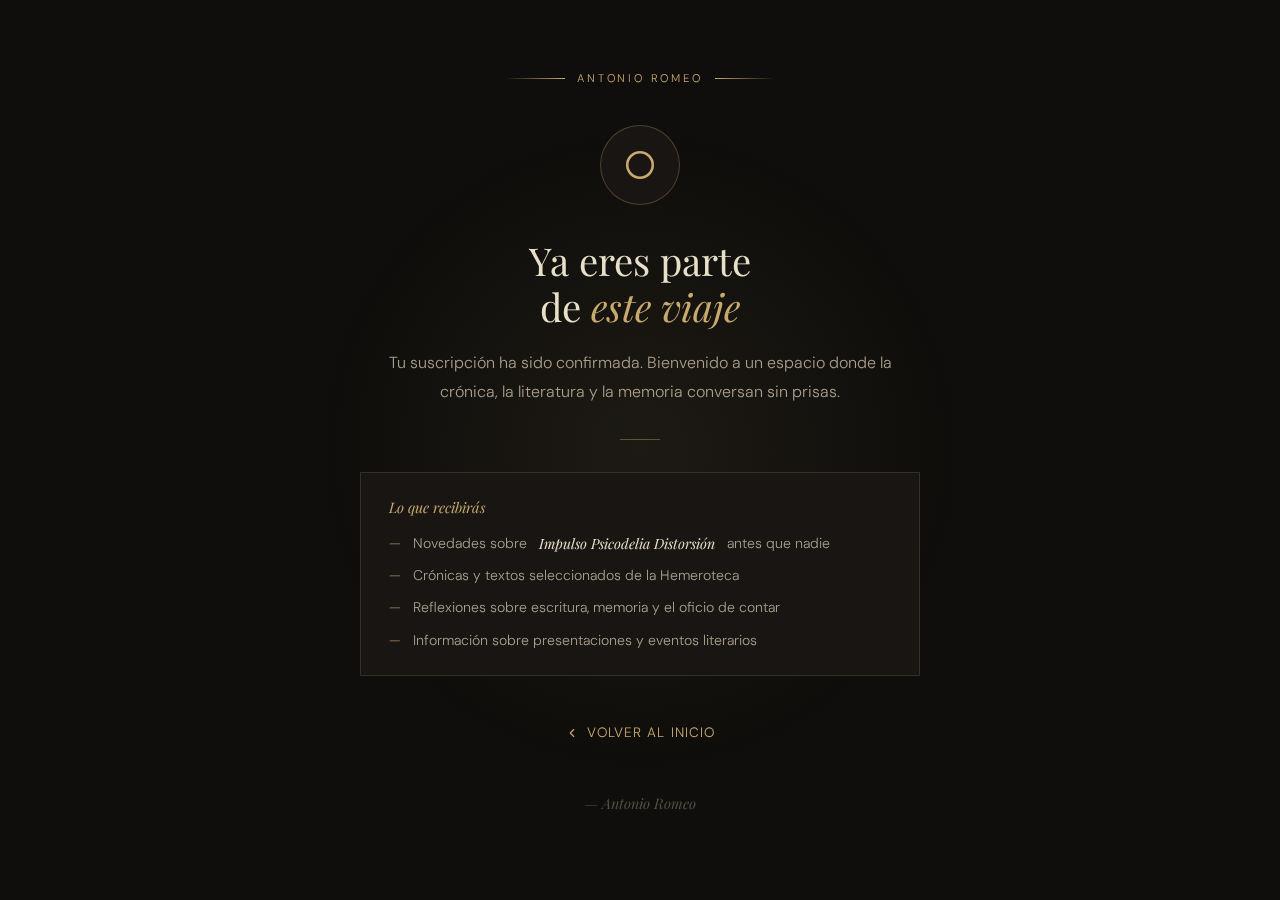
<file: newsletter-confirmed.html>
<!DOCTYPE html>
<html lang="es">
<head>
  <meta charset="UTF-8">
  <meta name="viewport" content="width=device-width, initial-scale=1.0">
  <title>Suscripción confirmada — Antonio Romeo</title>
  <link rel="preconnect" href="https://fonts.googleapis.com">
  <link href="https://fonts.googleapis.com/css2?family=Playfair+Display:ital,wght@0,400;1,400&family=DM+Sans:wght@300;400&display=swap" rel="stylesheet">
  <style>
    *, *::before, *::after { box-sizing: border-box; margin: 0; padding: 0; }

    :root {
      --bg:     #0f0e0c;
      --bg2:    #181512;
      --cream:  #e8dfc8;
      --dim:    #a89f8c;
      --gold:   #c8a96e;
      --border: rgba(200, 169, 110, 0.18);
    }

    html {
      min-height: 100%;
    }

    body {
      background: var(--bg);
      color: var(--cream);
      font-family: 'DM Sans', sans-serif;
      font-weight: 300;
      min-height: 100vh;
      display: flex;
      flex-direction: column;
      align-items: center;
      justify-content: center;
      padding: 3rem 1.5rem;
      position: relative;
      /* Sin overflow:hidden para que el contenido no quede cortado */
    }

    /* Glow decorativo — fixed para que no interfiera con el scroll */
    .bg-glow {
      position: fixed;
      width: 700px;
      height: 700px;
      border-radius: 50%;
      background: radial-gradient(circle, rgba(200,169,110,0.08) 0%, transparent 65%);
      top: 50%;
      left: 50%;
      transform: translate(-50%, -50%);
      pointer-events: none;
      z-index: 0;
    }

    .wrap {
      position: relative;
      z-index: 1;
      max-width: 560px;
      width: 100%;
      text-align: center;
      animation: fadeUp 0.9s ease both;
    }

    @keyframes fadeUp {
      from { opacity: 0; transform: translateY(28px); }
      to   { opacity: 1; transform: translateY(0); }
    }

    /* Ornamento superior */
    .ornament {
      display: flex;
      align-items: center;
      justify-content: center;
      gap: 0.75rem;
      margin-bottom: 2.5rem;
      color: var(--gold);
      font-size: 0.7rem;
      letter-spacing: 0.25em;
      text-transform: uppercase;
    }
    .ornament::before,
    .ornament::after {
      content: '';
      flex: 1;
      max-width: 60px;
      height: 1px;
      background: linear-gradient(90deg, transparent, var(--gold));
    }
    .ornament::after {
      background: linear-gradient(90deg, var(--gold), transparent);
    }

    /* Icono check */
    .icon-wrap {
      width: 80px;
      height: 80px;
      border: 1px solid rgba(200, 169, 110, 0.3);
      border-radius: 50%;
      display: flex;
      align-items: center;
      justify-content: center;
      margin: 0 auto 2rem;
      background: var(--bg2);
    }
    .icon-wrap svg {
      width: 34px;
      height: 34px;
      stroke: var(--gold);
      fill: none;
      stroke-width: 1.8;
      stroke-linecap: round;
      stroke-linejoin: round;
    }
    .check-path {
      stroke-dasharray: 30;
      stroke-dashoffset: 30;
      animation: drawCheck 0.6s 0.4s ease forwards;
    }
    @keyframes drawCheck {
      to { stroke-dashoffset: 0; }
    }

    h1 {
      font-family: 'Playfair Display', serif;
      font-weight: 400;
      font-size: clamp(1.7rem, 4vw, 2.4rem);
      line-height: 1.2;
      margin-bottom: 1.25rem;
    }
    h1 em { font-style: italic; color: var(--gold); }

    p {
      font-size: 1rem;
      line-height: 1.8;
      color: var(--dim);
      margin-bottom: 1rem;
    }

    .divider {
      width: 40px;
      height: 1px;
      background: var(--gold);
      margin: 2rem auto;
      opacity: 0.4;
    }

    /* Caja "Lo que recibirás" */
    .expect {
      background: var(--bg2);
      border: 1px solid var(--border);
      padding: 1.5rem 1.75rem;
      text-align: left;
      margin-bottom: 0.5rem;
    }
    .expect-title {
      font-family: 'Playfair Display', serif;
      font-style: italic;
      font-size: 0.9rem;
      color: var(--gold);
      margin-bottom: 1rem;
    }
    .expect-list {
      list-style: none;
      display: flex;
      flex-direction: column;
      gap: 0.65rem;
    }
    .expect-list li {
      display: flex;
      align-items: flex-start;
      gap: 0.75rem;
      font-size: 0.88rem;
      color: var(--dim);
      line-height: 1.55;
    }
    .expect-list li::before {
      content: '—';
      color: var(--gold);
      opacity: 0.7;
      flex-shrink: 0;
    }

    /* Enlace volver */
    .back-link {
      display: inline-flex;
      align-items: center;
      gap: 0.5rem;
      margin-top: 2.5rem;
      color: var(--gold);
      text-decoration: none;
      font-size: 0.85rem;
      letter-spacing: 0.08em;
      text-transform: uppercase;
      transition: opacity 0.2s;
    }
    .back-link:hover { opacity: 0.7; }
    .back-link svg {
      width: 14px;
      height: 14px;
      stroke: var(--gold);
      fill: none;
      stroke-width: 2;
      stroke-linecap: round;
      stroke-linejoin: round;
      transition: transform 0.2s;
    }
    .back-link:hover svg { transform: translateX(-3px); }

    .signature {
      margin-top: 3rem;
      margin-bottom: 1rem;
      font-family: 'Playfair Display', serif;
      font-style: italic;
      font-size: 0.9rem;
      color: var(--dim);
      opacity: 0.45;
    }
  </style>
</head>
<body>

  <div class="bg-glow"></div>

  <div class="wrap">
    <div class="ornament">Antonio Romeo</div>

    <div class="icon-wrap">
      <svg viewBox="0 0 24 24">
        <circle cx="12" cy="12" r="9"/>
        <polyline class="check-path" points="8,12 11,15 16,9"/>
      </svg>
    </div>

    <h1>Ya eres parte<br>de <em>este viaje</em></h1>

    <p>Tu suscripción ha sido confirmada. Bienvenido a un espacio donde la crónica, la literatura y la memoria conversan sin prisas.</p>

    <div class="divider"></div>

    <div class="expect">
      <div class="expect-title">Lo que recibirás</div>
      <ul class="expect-list">
        <li>Novedades sobre <em style="font-family:'Playfair Display',serif; color:var(--cream);">Impulso Psicodelia Distorsión</em> antes que nadie</li>
        <li>Crónicas y textos seleccionados de la Hemeroteca</li>
        <li>Reflexiones sobre escritura, memoria y el oficio de contar</li>
        <li>Información sobre presentaciones y eventos literarios</li>
      </ul>
    </div>

    <a class="back-link" href="index.html">
      <svg viewBox="0 0 24 24"><polyline points="15 18 9 12 15 6"/></svg>
      Volver al inicio
    </a>

    <div class="signature">— Antonio Romeo</div>
  </div>

</body>
</html>
</file>
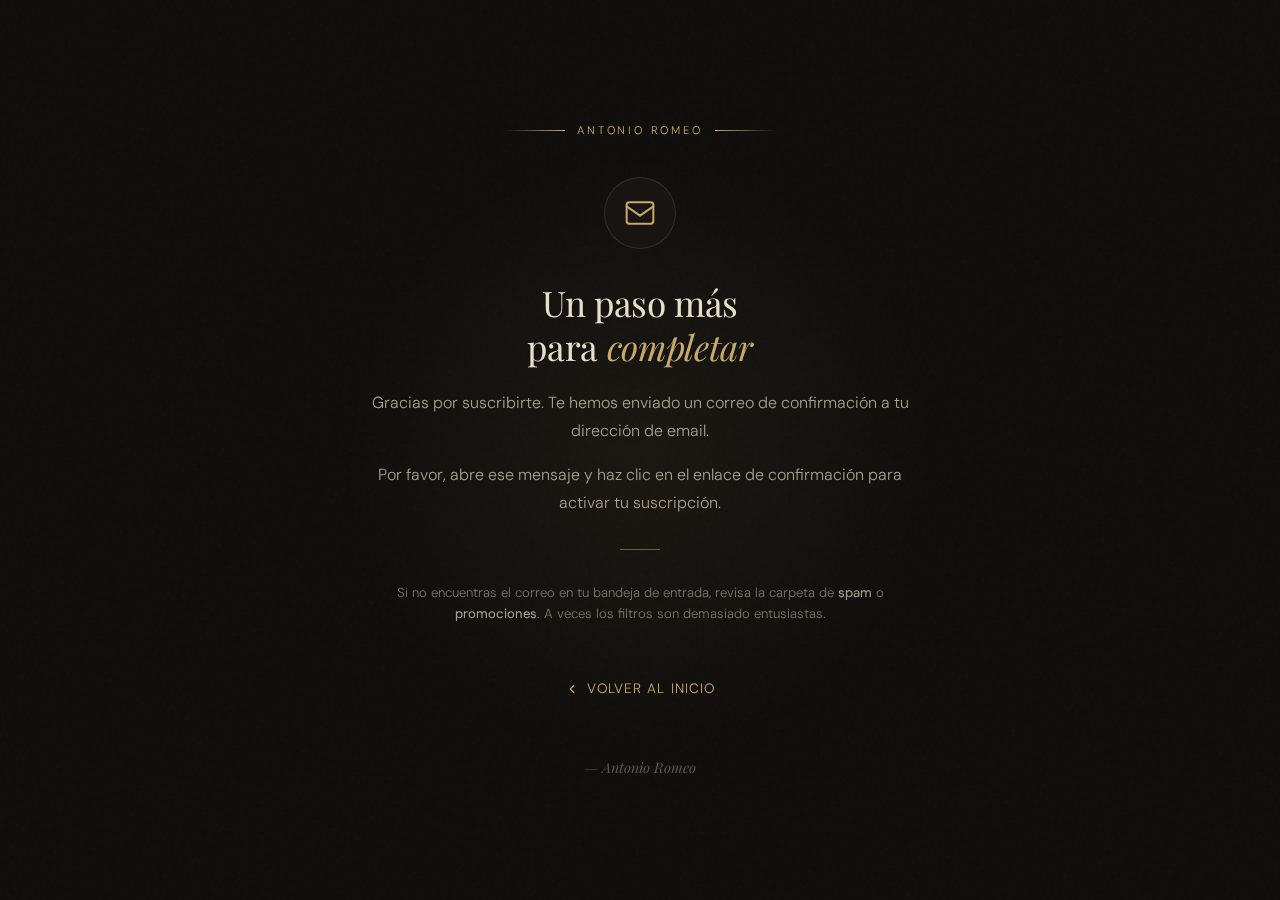
<file: newsletter-pending.html>
<!DOCTYPE html>
<html lang="es">
<head>
  <meta charset="UTF-8">
  <meta name="viewport" content="width=device-width, initial-scale=1.0">
  <title>Confirma tu suscripción — Antonio Romeo</title>
  <link rel="preconnect" href="https://fonts.googleapis.com">
  <link href="https://fonts.googleapis.com/css2?family=Playfair+Display:ital,wght@0,400;0,600;1,400&family=DM+Sans:wght@300;400&display=swap" rel="stylesheet">
  <style>
    *, *::before, *::after { box-sizing: border-box; margin: 0; padding: 0; }

    :root {
      --bg:        #0f0e0c;
      --bg-card:   #181512;
      --cream:     #e8dfc8;
      --cream-dim: #a89f8c;
      --gold:      #c8a96e;
      --border:    rgba(200, 169, 110, 0.18);
    }

    body {
      background: var(--bg);
      color: var(--cream);
      font-family: 'DM Sans', sans-serif;
      font-weight: 300;
      min-height: 100vh;
      display: flex;
      flex-direction: column;
      align-items: center;
      justify-content: center;
      padding: 2rem 1.5rem;
      position: relative;
      overflow: hidden;
    }

    body::before {
      content: '';
      position: fixed;
      inset: 0;
      background-image: url("data:image/svg+xml,%3Csvg viewBox='0 0 256 256' xmlns='http://www.w3.org/2000/svg'%3E%3Cfilter id='noise'%3E%3CfeTurbulence type='fractalNoise' baseFrequency='0.9' numOctaves='4' stitchTiles='stitch'/%3E%3C/filter%3E%3Crect width='100%25' height='100%25' filter='url(%23noise)' opacity='0.035'/%3E%3C/svg%3E");
      pointer-events: none;
      opacity: 0.6;
      z-index: 0;
    }

    body::after {
      content: '';
      position: fixed;
      width: 600px;
      height: 600px;
      border-radius: 50%;
      background: radial-gradient(circle, rgba(200,169,110,0.06) 0%, transparent 70%);
      top: 50%;
      left: 50%;
      transform: translate(-50%, -50%);
      pointer-events: none;
      z-index: 0;
    }

    .wrap {
      position: relative;
      z-index: 1;
      max-width: 540px;
      width: 100%;
      text-align: center;
      animation: fadeUp 0.8s ease both;
    }

    @keyframes fadeUp {
      from { opacity: 0; transform: translateY(24px); }
      to   { opacity: 1; transform: translateY(0); }
    }

    .ornament {
      display: flex;
      align-items: center;
      justify-content: center;
      gap: 0.75rem;
      margin-bottom: 2.5rem;
      color: var(--gold);
      font-size: 0.7rem;
      letter-spacing: 0.25em;
      text-transform: uppercase;
    }
    .ornament::before,
    .ornament::after {
      content: '';
      flex: 1;
      max-width: 60px;
      height: 1px;
      background: linear-gradient(90deg, transparent, var(--gold));
    }
    .ornament::after {
      background: linear-gradient(90deg, var(--gold), transparent);
    }

    .icon-wrap {
      width: 72px;
      height: 72px;
      border: 1px solid var(--border);
      border-radius: 50%;
      display: flex;
      align-items: center;
      justify-content: center;
      margin: 0 auto 2rem;
      background: var(--bg-card);
      animation: pulse 3s ease-in-out infinite;
    }
    @keyframes pulse {
      0%, 100% { box-shadow: 0 0 0 0 rgba(200,169,110,0.15); }
      50%       { box-shadow: 0 0 0 12px rgba(200,169,110,0); }
    }
    .icon-wrap svg {
      width: 32px;
      height: 32px;
      stroke: var(--gold);
      fill: none;
      stroke-width: 1.5;
      stroke-linecap: round;
      stroke-linejoin: round;
    }

    h1 {
      font-family: 'Playfair Display', serif;
      font-weight: 400;
      font-size: clamp(1.6rem, 4vw, 2.2rem);
      line-height: 1.25;
      margin-bottom: 1.25rem;
      letter-spacing: -0.01em;
    }

    h1 em {
      font-style: italic;
      color: var(--gold);
    }

    p {
      font-size: 1rem;
      line-height: 1.75;
      color: var(--cream-dim);
      margin-bottom: 1rem;
    }

    .divider {
      width: 40px;
      height: 1px;
      background: var(--gold);
      margin: 2rem auto;
      opacity: 0.5;
    }

    .note {
      font-size: 0.82rem;
      color: var(--cream-dim);
      opacity: 0.7;
      line-height: 1.6;
    }

    .back-link {
      display: inline-flex;
      align-items: center;
      gap: 0.5rem;
      margin-top: 2.5rem;
      color: var(--gold);
      text-decoration: none;
      font-size: 0.85rem;
      letter-spacing: 0.08em;
      text-transform: uppercase;
      transition: opacity 0.2s;
    }
    .back-link:hover { opacity: 0.7; }
    .back-link svg {
      width: 14px;
      height: 14px;
      stroke: var(--gold);
      fill: none;
      stroke-width: 2;
      stroke-linecap: round;
      stroke-linejoin: round;
      transition: transform 0.2s;
    }
    .back-link:hover svg { transform: translateX(-3px); }

    .signature {
      margin-top: 3.5rem;
      font-family: 'Playfair Display', serif;
      font-style: italic;
      font-size: 0.9rem;
      color: var(--cream-dim);
      opacity: 0.5;
    }
  </style>
</head>
<body>
  <div class="wrap">
    <div class="ornament">Antonio Romeo</div>

    <div class="icon-wrap">
      <svg viewBox="0 0 24 24">
        <rect x="2" y="4" width="20" height="16" rx="2"/>
        <path d="M2 7l10 7 10-7"/>
      </svg>
    </div>

    <h1>Un paso más<br>para <em>completar</em></h1>

    <p>Gracias por suscribirte. Te hemos enviado un correo de confirmación a tu dirección de email.</p>

    <p>Por favor, abre ese mensaje y haz clic en el enlace de confirmación para activar tu suscripción.</p>

    <div class="divider"></div>

    <p class="note">Si no encuentras el correo en tu bandeja de entrada, revisa la carpeta de <strong style="color:var(--cream)">spam</strong> o <strong style="color:var(--cream)">promociones</strong>. A veces los filtros son demasiado entusiastas.</p>

    <a class="back-link" href="index.html">
      <svg viewBox="0 0 24 24"><polyline points="15 18 9 12 15 6"/></svg>
      Volver al inicio
    </a>

    <div class="signature">— Antonio Romeo</div>
  </div>
</body>
</html>
</file>
